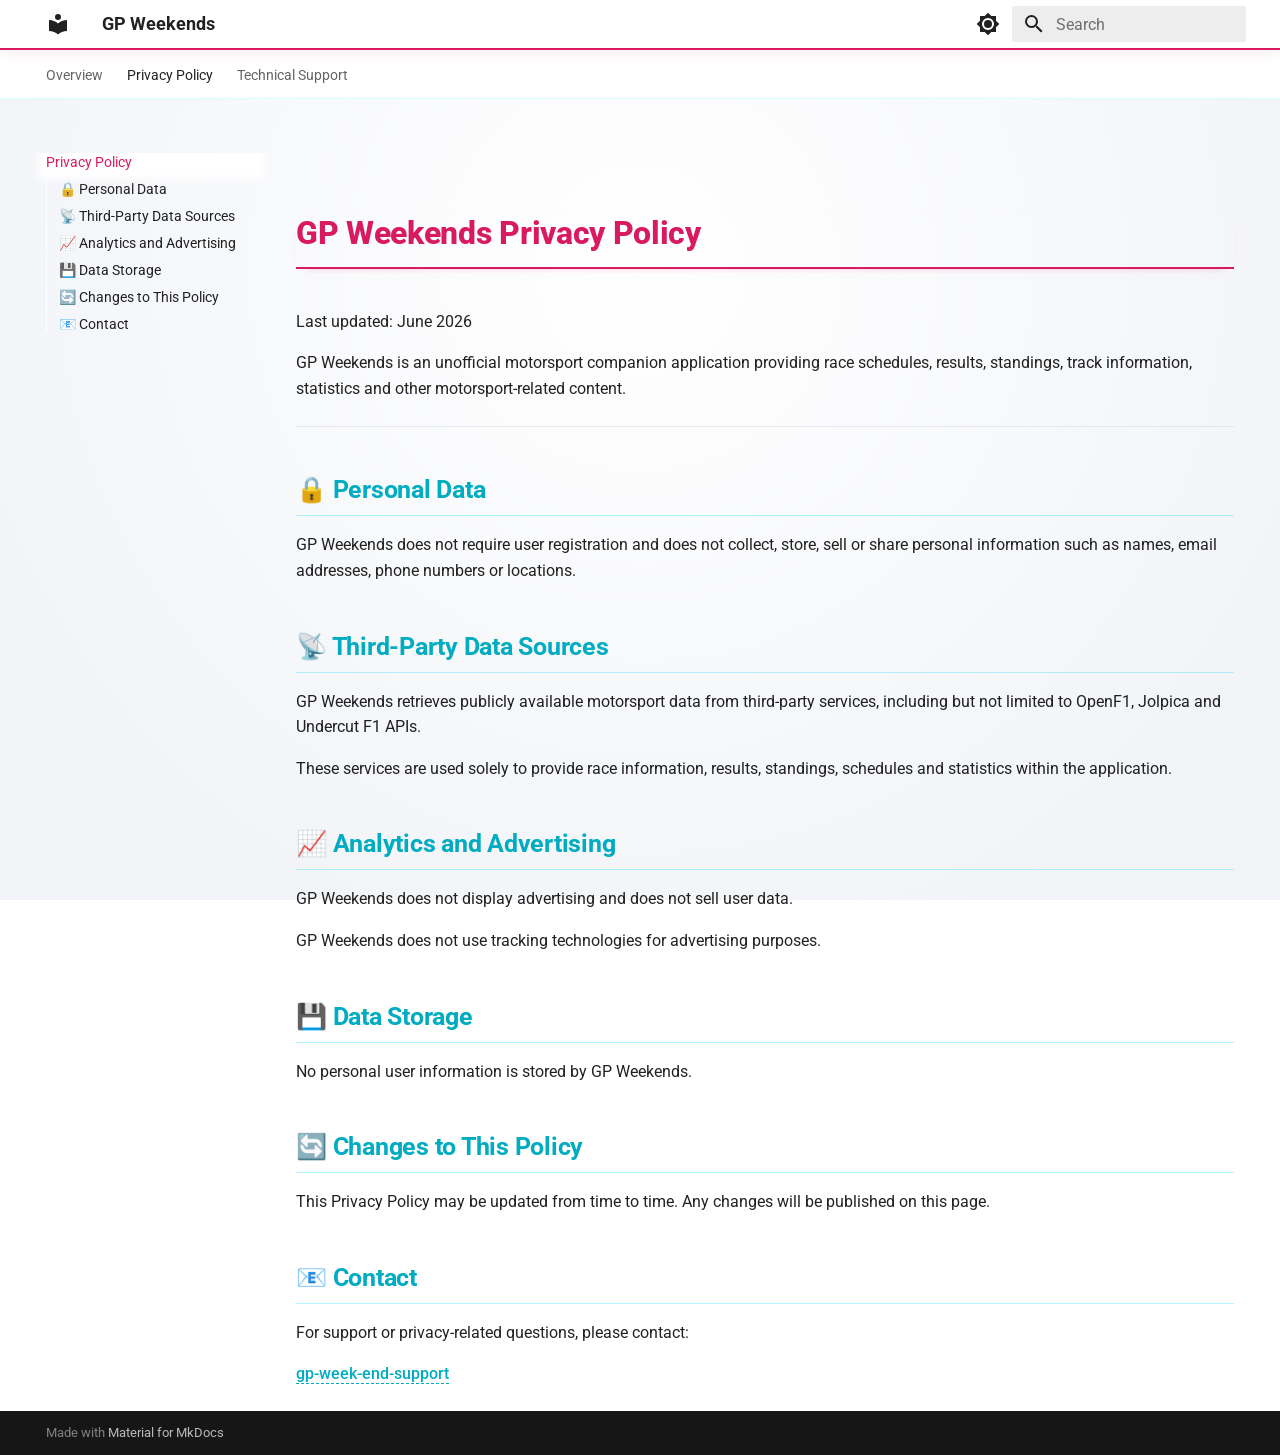
<file: privacy/index.html>
<!doctype html>
<html lang="en" class="no-js">
  <head>
    
      <meta charset="utf-8">
      <meta name="viewport" content="width=device-width,initial-scale=1">
      
        <meta name="description" content="An unofficial motorsport companion application for F1 and MotoGP.">
      
      
      
        <link rel="canonical" href="https://devteam418.github.io/gp-weekends-app/privacy/">
      
      
        <link rel="prev" href="..">
      
      
        <link rel="next" href="../support/">
      
      
        
      
      
      <link rel="icon" href="../assets/images/favicon.png">
      <meta name="generator" content="mkdocs-1.6.1, mkdocs-material-9.7.1">
    
    
      
        <title>Privacy Policy - GP Weekends</title>
      
    
    
      <link rel="stylesheet" href="../assets/stylesheets/main.484c7ddc.min.css">
      
        
        <link rel="stylesheet" href="../assets/stylesheets/palette.ab4e12ef.min.css">
      
      


    
    
      
    
    
      
        
        
        <link rel="preconnect" href="https://fonts.gstatic.com" crossorigin>
        <link rel="stylesheet" href="https://fonts.googleapis.com/css?family=Roboto:300,300i,400,400i,700,700i%7CRoboto+Mono:400,400i,700,700i&display=fallback">
        <style>:root{--md-text-font:"Roboto";--md-code-font:"Roboto Mono"}</style>
      
    
    
      <link rel="stylesheet" href="../extra.css">
    
    <script>__md_scope=new URL("..",location),__md_hash=e=>[...e].reduce(((e,_)=>(e<<5)-e+_.charCodeAt(0)),0),__md_get=(e,_=localStorage,t=__md_scope)=>JSON.parse(_.getItem(t.pathname+"."+e)),__md_set=(e,_,t=localStorage,a=__md_scope)=>{try{t.setItem(a.pathname+"."+e,JSON.stringify(_))}catch(e){}}</script>
    
      

    
    
  </head>
  
  
    
    
      
    
    
    
    
    <body dir="ltr" data-md-color-scheme="default" data-md-color-primary="white" data-md-color-accent="pink">
  
    
    <input class="md-toggle" data-md-toggle="drawer" type="checkbox" id="__drawer" autocomplete="off">
    <input class="md-toggle" data-md-toggle="search" type="checkbox" id="__search" autocomplete="off">
    <label class="md-overlay" for="__drawer"></label>
    <div data-md-component="skip">
      
        
        <a href="#gp-weekends-privacy-policy" class="md-skip">
          Skip to content
        </a>
      
    </div>
    <div data-md-component="announce">
      
    </div>
    
    
      

<header class="md-header" data-md-component="header">
  <nav class="md-header__inner md-grid" aria-label="Header">
    <a href=".." title="GP Weekends" class="md-header__button md-logo" aria-label="GP Weekends" data-md-component="logo">
      
  
  <svg xmlns="http://www.w3.org/2000/svg" viewBox="0 0 24 24"><path d="M12 8a3 3 0 0 0 3-3 3 3 0 0 0-3-3 3 3 0 0 0-3 3 3 3 0 0 0 3 3m0 3.54C9.64 9.35 6.5 8 3 8v11c3.5 0 6.64 1.35 9 3.54 2.36-2.19 5.5-3.54 9-3.54V8c-3.5 0-6.64 1.35-9 3.54"/></svg>

    </a>
    <label class="md-header__button md-icon" for="__drawer">
      
      <svg xmlns="http://www.w3.org/2000/svg" viewBox="0 0 24 24"><path d="M3 6h18v2H3zm0 5h18v2H3zm0 5h18v2H3z"/></svg>
    </label>
    <div class="md-header__title" data-md-component="header-title">
      <div class="md-header__ellipsis">
        <div class="md-header__topic">
          <span class="md-ellipsis">
            GP Weekends
          </span>
        </div>
        <div class="md-header__topic" data-md-component="header-topic">
          <span class="md-ellipsis">
            
              Privacy Policy
            
          </span>
        </div>
      </div>
    </div>
    
      
        <form class="md-header__option" data-md-component="palette">
  
    
    
    
    <input class="md-option" data-md-color-media="" data-md-color-scheme="default" data-md-color-primary="white" data-md-color-accent="pink"  aria-label="Switch to dark mode"  type="radio" name="__palette" id="__palette_0">
    
      <label class="md-header__button md-icon" title="Switch to dark mode" for="__palette_1" hidden>
        <svg xmlns="http://www.w3.org/2000/svg" viewBox="0 0 24 24"><path d="M12 8a4 4 0 0 0-4 4 4 4 0 0 0 4 4 4 4 0 0 0 4-4 4 4 0 0 0-4-4m0 10a6 6 0 0 1-6-6 6 6 0 0 1 6-6 6 6 0 0 1 6 6 6 6 0 0 1-6 6m8-9.31V4h-4.69L12 .69 8.69 4H4v4.69L.69 12 4 15.31V20h4.69L12 23.31 15.31 20H20v-4.69L23.31 12z"/></svg>
      </label>
    
  
    
    
    
    <input class="md-option" data-md-color-media="" data-md-color-scheme="slate" data-md-color-primary="black" data-md-color-accent="pink"  aria-label="Switch to light mode"  type="radio" name="__palette" id="__palette_1">
    
      <label class="md-header__button md-icon" title="Switch to light mode" for="__palette_0" hidden>
        <svg xmlns="http://www.w3.org/2000/svg" viewBox="0 0 24 24"><path d="M12 18c-.89 0-1.74-.2-2.5-.55C11.56 16.5 13 14.42 13 12s-1.44-4.5-3.5-5.45C10.26 6.2 11.11 6 12 6a6 6 0 0 1 6 6 6 6 0 0 1-6 6m8-9.31V4h-4.69L12 .69 8.69 4H4v4.69L.69 12 4 15.31V20h4.69L12 23.31 15.31 20H20v-4.69L23.31 12z"/></svg>
      </label>
    
  
</form>
      
    
    
      <script>var palette=__md_get("__palette");if(palette&&palette.color){if("(prefers-color-scheme)"===palette.color.media){var media=matchMedia("(prefers-color-scheme: light)"),input=document.querySelector(media.matches?"[data-md-color-media='(prefers-color-scheme: light)']":"[data-md-color-media='(prefers-color-scheme: dark)']");palette.color.media=input.getAttribute("data-md-color-media"),palette.color.scheme=input.getAttribute("data-md-color-scheme"),palette.color.primary=input.getAttribute("data-md-color-primary"),palette.color.accent=input.getAttribute("data-md-color-accent")}for(var[key,value]of Object.entries(palette.color))document.body.setAttribute("data-md-color-"+key,value)}</script>
    
    
    
      
      
        <label class="md-header__button md-icon" for="__search">
          
          <svg xmlns="http://www.w3.org/2000/svg" viewBox="0 0 24 24"><path d="M9.5 3A6.5 6.5 0 0 1 16 9.5c0 1.61-.59 3.09-1.56 4.23l.27.27h.79l5 5-1.5 1.5-5-5v-.79l-.27-.27A6.52 6.52 0 0 1 9.5 16 6.5 6.5 0 0 1 3 9.5 6.5 6.5 0 0 1 9.5 3m0 2C7 5 5 7 5 9.5S7 14 9.5 14 14 12 14 9.5 12 5 9.5 5"/></svg>
        </label>
        <div class="md-search" data-md-component="search" role="dialog">
  <label class="md-search__overlay" for="__search"></label>
  <div class="md-search__inner" role="search">
    <form class="md-search__form" name="search">
      <input type="text" class="md-search__input" name="query" aria-label="Search" placeholder="Search" autocapitalize="off" autocorrect="off" autocomplete="off" spellcheck="false" data-md-component="search-query" required>
      <label class="md-search__icon md-icon" for="__search">
        
        <svg xmlns="http://www.w3.org/2000/svg" viewBox="0 0 24 24"><path d="M9.5 3A6.5 6.5 0 0 1 16 9.5c0 1.61-.59 3.09-1.56 4.23l.27.27h.79l5 5-1.5 1.5-5-5v-.79l-.27-.27A6.52 6.52 0 0 1 9.5 16 6.5 6.5 0 0 1 3 9.5 6.5 6.5 0 0 1 9.5 3m0 2C7 5 5 7 5 9.5S7 14 9.5 14 14 12 14 9.5 12 5 9.5 5"/></svg>
        
        <svg xmlns="http://www.w3.org/2000/svg" viewBox="0 0 24 24"><path d="M20 11v2H8l5.5 5.5-1.42 1.42L4.16 12l7.92-7.92L13.5 5.5 8 11z"/></svg>
      </label>
      <nav class="md-search__options" aria-label="Search">
        
        <button type="reset" class="md-search__icon md-icon" title="Clear" aria-label="Clear" tabindex="-1">
          
          <svg xmlns="http://www.w3.org/2000/svg" viewBox="0 0 24 24"><path d="M19 6.41 17.59 5 12 10.59 6.41 5 5 6.41 10.59 12 5 17.59 6.41 19 12 13.41 17.59 19 19 17.59 13.41 12z"/></svg>
        </button>
      </nav>
      
    </form>
    <div class="md-search__output">
      <div class="md-search__scrollwrap" tabindex="0" data-md-scrollfix>
        <div class="md-search-result" data-md-component="search-result">
          <div class="md-search-result__meta">
            Initializing search
          </div>
          <ol class="md-search-result__list" role="presentation"></ol>
        </div>
      </div>
    </div>
  </div>
</div>
      
    
    
  </nav>
  
</header>
    
    <div class="md-container" data-md-component="container">
      
      
        
          
            
<nav class="md-tabs" aria-label="Tabs" data-md-component="tabs">
  <div class="md-grid">
    <ul class="md-tabs__list">
      
        
  
  
  
  
    <li class="md-tabs__item">
      <a href=".." class="md-tabs__link">
        
  
  
    
  
  Overview

      </a>
    </li>
  

      
        
  
  
  
    
  
  
    <li class="md-tabs__item md-tabs__item--active">
      <a href="./" class="md-tabs__link">
        
  
  
    
  
  Privacy Policy

      </a>
    </li>
  

      
        
  
  
  
  
    <li class="md-tabs__item">
      <a href="../support/" class="md-tabs__link">
        
  
  
    
  
  Technical Support

      </a>
    </li>
  

      
    </ul>
  </div>
</nav>
          
        
      
      <main class="md-main" data-md-component="main">
        <div class="md-main__inner md-grid">
          
            
              
              <div class="md-sidebar md-sidebar--primary" data-md-component="sidebar" data-md-type="navigation" >
                <div class="md-sidebar__scrollwrap">
                  <div class="md-sidebar__inner">
                    


  


  

<nav class="md-nav md-nav--primary md-nav--lifted md-nav--integrated" aria-label="Navigation" data-md-level="0">
  <label class="md-nav__title" for="__drawer">
    <a href=".." title="GP Weekends" class="md-nav__button md-logo" aria-label="GP Weekends" data-md-component="logo">
      
  
  <svg xmlns="http://www.w3.org/2000/svg" viewBox="0 0 24 24"><path d="M12 8a3 3 0 0 0 3-3 3 3 0 0 0-3-3 3 3 0 0 0-3 3 3 3 0 0 0 3 3m0 3.54C9.64 9.35 6.5 8 3 8v11c3.5 0 6.64 1.35 9 3.54 2.36-2.19 5.5-3.54 9-3.54V8c-3.5 0-6.64 1.35-9 3.54"/></svg>

    </a>
    GP Weekends
  </label>
  
  <ul class="md-nav__list" data-md-scrollfix>
    
      
      
  
  
  
  
    <li class="md-nav__item">
      <a href=".." class="md-nav__link">
        
  
  
  <span class="md-ellipsis">
    
  
    Overview
  

    
  </span>
  
  

      </a>
    </li>
  

    
      
      
  
  
    
  
  
  
    <li class="md-nav__item md-nav__item--active">
      
      <input class="md-nav__toggle md-toggle" type="checkbox" id="__toc">
      
      
        
      
      
        <label class="md-nav__link md-nav__link--active" for="__toc">
          
  
  
  <span class="md-ellipsis">
    
  
    Privacy Policy
  

    
  </span>
  
  

          <span class="md-nav__icon md-icon"></span>
        </label>
      
      <a href="./" class="md-nav__link md-nav__link--active">
        
  
  
  <span class="md-ellipsis">
    
  
    Privacy Policy
  

    
  </span>
  
  

      </a>
      
        

<nav class="md-nav md-nav--secondary" aria-label="Table of contents">
  
  
  
    
  
  
    <label class="md-nav__title" for="__toc">
      <span class="md-nav__icon md-icon"></span>
      Table of contents
    </label>
    <ul class="md-nav__list" data-md-component="toc" data-md-scrollfix>
      
        <li class="md-nav__item">
  <a href="#personal-data" class="md-nav__link">
    <span class="md-ellipsis">
      
        🔒 Personal Data
      
    </span>
  </a>
  
</li>
      
        <li class="md-nav__item">
  <a href="#third-party-data-sources" class="md-nav__link">
    <span class="md-ellipsis">
      
        📡 Third-Party Data Sources
      
    </span>
  </a>
  
</li>
      
        <li class="md-nav__item">
  <a href="#analytics-and-advertising" class="md-nav__link">
    <span class="md-ellipsis">
      
        📈 Analytics and Advertising
      
    </span>
  </a>
  
</li>
      
        <li class="md-nav__item">
  <a href="#data-storage" class="md-nav__link">
    <span class="md-ellipsis">
      
        💾 Data Storage
      
    </span>
  </a>
  
</li>
      
        <li class="md-nav__item">
  <a href="#changes-to-this-policy" class="md-nav__link">
    <span class="md-ellipsis">
      
        🔄 Changes to This Policy
      
    </span>
  </a>
  
</li>
      
        <li class="md-nav__item">
  <a href="#contact" class="md-nav__link">
    <span class="md-ellipsis">
      
        📧 Contact
      
    </span>
  </a>
  
</li>
      
    </ul>
  
</nav>
      
    </li>
  

    
      
      
  
  
  
  
    <li class="md-nav__item">
      <a href="../support/" class="md-nav__link">
        
  
  
  <span class="md-ellipsis">
    
  
    Technical Support
  

    
  </span>
  
  

      </a>
    </li>
  

    
  </ul>
</nav>
                  </div>
                </div>
              </div>
            
            
          
          
            <div class="md-content" data-md-component="content">
              
              <article class="md-content__inner md-typeset">
                
                  



<h1 id="gp-weekends-privacy-policy">GP Weekends Privacy Policy</h1>
<p>Last updated: June 2026</p>
<p>GP Weekends is an unofficial motorsport companion application providing race schedules, results, standings, track information, statistics and other motorsport-related content.</p>
<hr />
<h2 id="personal-data">🔒 Personal Data</h2>
<p>GP Weekends does not require user registration and does not collect, store, sell or share personal information such as names, email addresses, phone numbers or locations.</p>
<h2 id="third-party-data-sources">📡 Third-Party Data Sources</h2>
<p>GP Weekends retrieves publicly available motorsport data from third-party services, including but not limited to OpenF1, Jolpica and Undercut F1 APIs.</p>
<p>These services are used solely to provide race information, results, standings, schedules and statistics within the application.</p>
<h2 id="analytics-and-advertising">📈 Analytics and Advertising</h2>
<p>GP Weekends does not display advertising and does not sell user data.</p>
<p>GP Weekends does not use tracking technologies for advertising purposes.</p>
<h2 id="data-storage">💾 Data Storage</h2>
<p>No personal user information is stored by GP Weekends.</p>
<h2 id="changes-to-this-policy">🔄 Changes to This Policy</h2>
<p>This Privacy Policy may be updated from time to time. Any changes will be published on this page.</p>
<h2 id="contact">📧 Contact</h2>
<p>For support or privacy-related questions, please contact:</p>
<p><a href="mailto:tumbler.sony@icloud.com">gp-week-end-support</a></p>












                
              </article>
            </div>
          
          
<script>var target=document.getElementById(location.hash.slice(1));target&&target.name&&(target.checked=target.name.startsWith("__tabbed_"))</script>
        </div>
        
      </main>
      
        <footer class="md-footer">
  
  <div class="md-footer-meta md-typeset">
    <div class="md-footer-meta__inner md-grid">
      <div class="md-copyright">
  
  
    Made with
    <a href="https://squidfunk.github.io/mkdocs-material/" target="_blank" rel="noopener">
      Material for MkDocs
    </a>
  
</div>
      
    </div>
  </div>
</footer>
      
    </div>
    <div class="md-dialog" data-md-component="dialog">
      <div class="md-dialog__inner md-typeset"></div>
    </div>
    
    
    
      
      
      <script id="__config" type="application/json">{"annotate": null, "base": "..", "features": ["navigation.tabs", "navigation.sections", "toc.integrate"], "search": "../assets/javascripts/workers/search.2c215733.min.js", "tags": null, "translations": {"clipboard.copied": "Copied to clipboard", "clipboard.copy": "Copy to clipboard", "search.result.more.one": "1 more on this page", "search.result.more.other": "# more on this page", "search.result.none": "No matching documents", "search.result.one": "1 matching document", "search.result.other": "# matching documents", "search.result.placeholder": "Type to start searching", "search.result.term.missing": "Missing", "select.version": "Select version"}, "version": null}</script>
    
    
      <script src="../assets/javascripts/bundle.79ae519e.min.js"></script>
      
    
  </body>
</html>
</file>
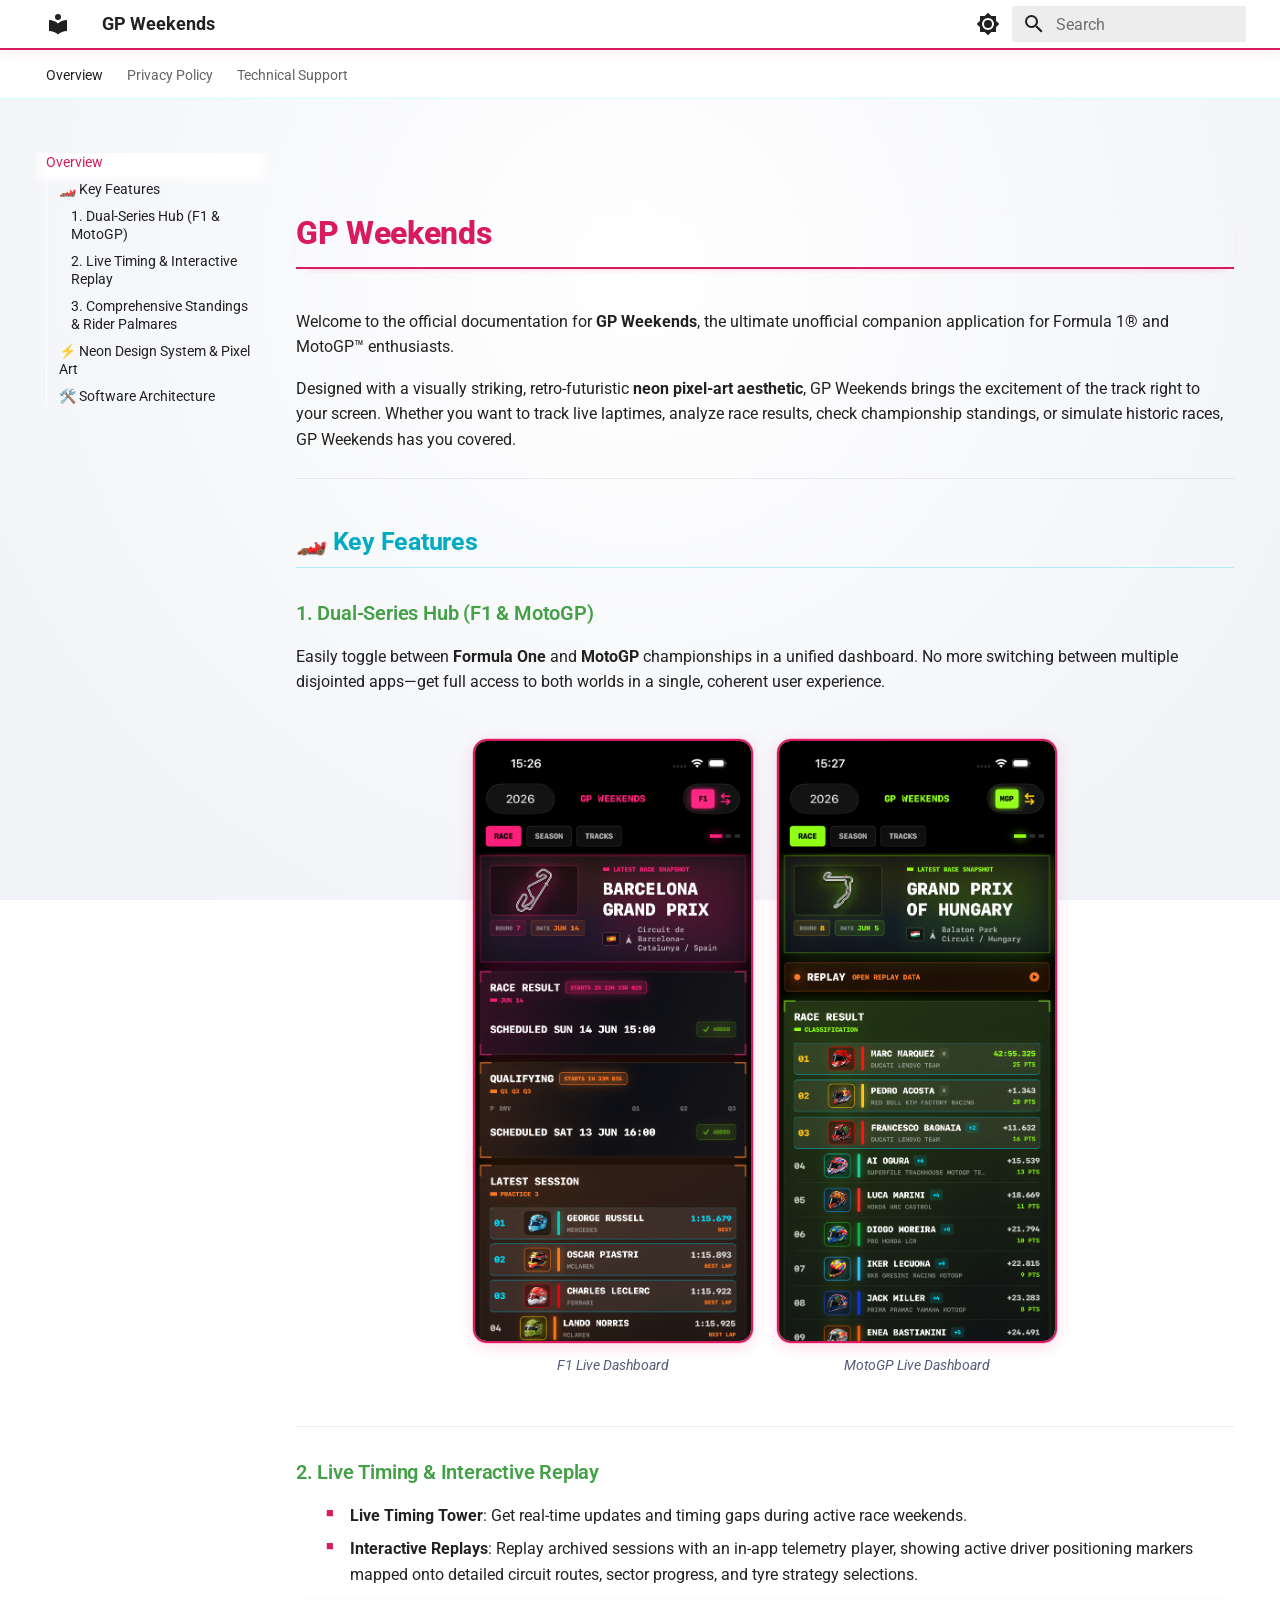
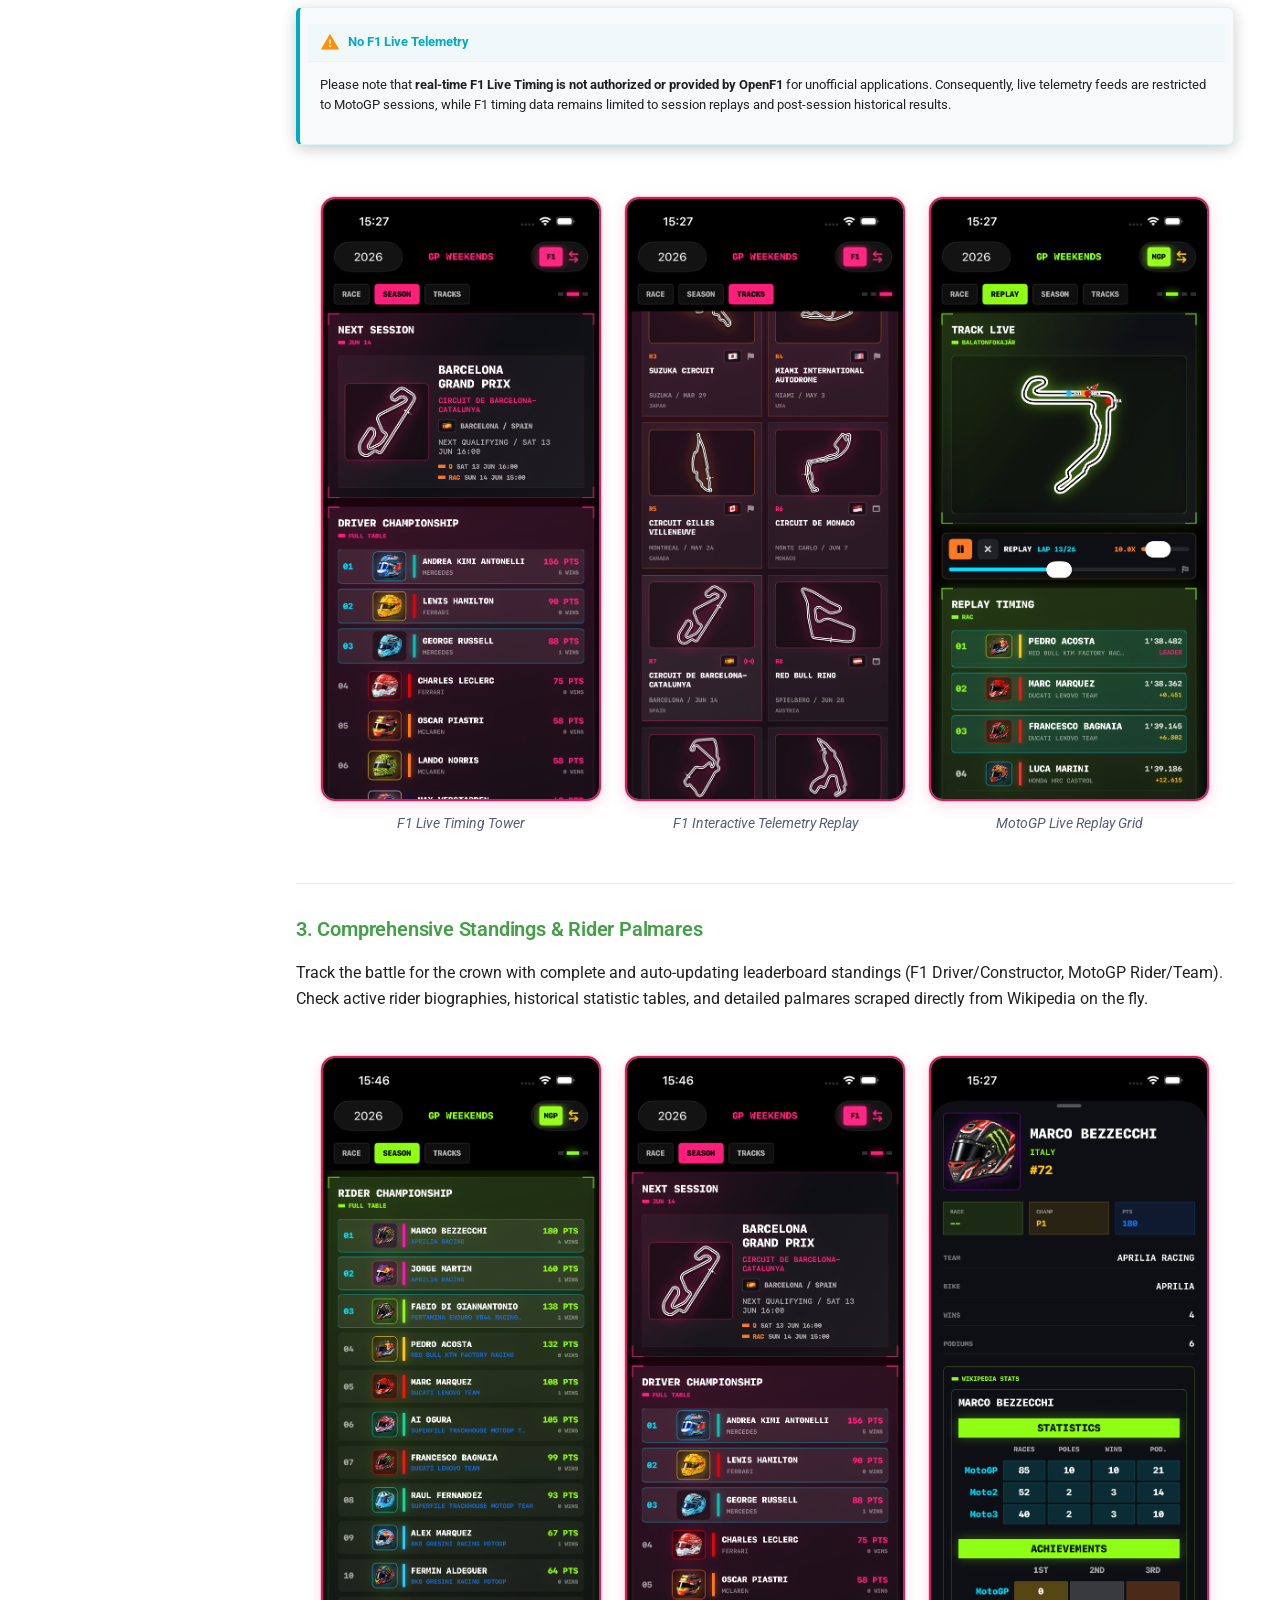
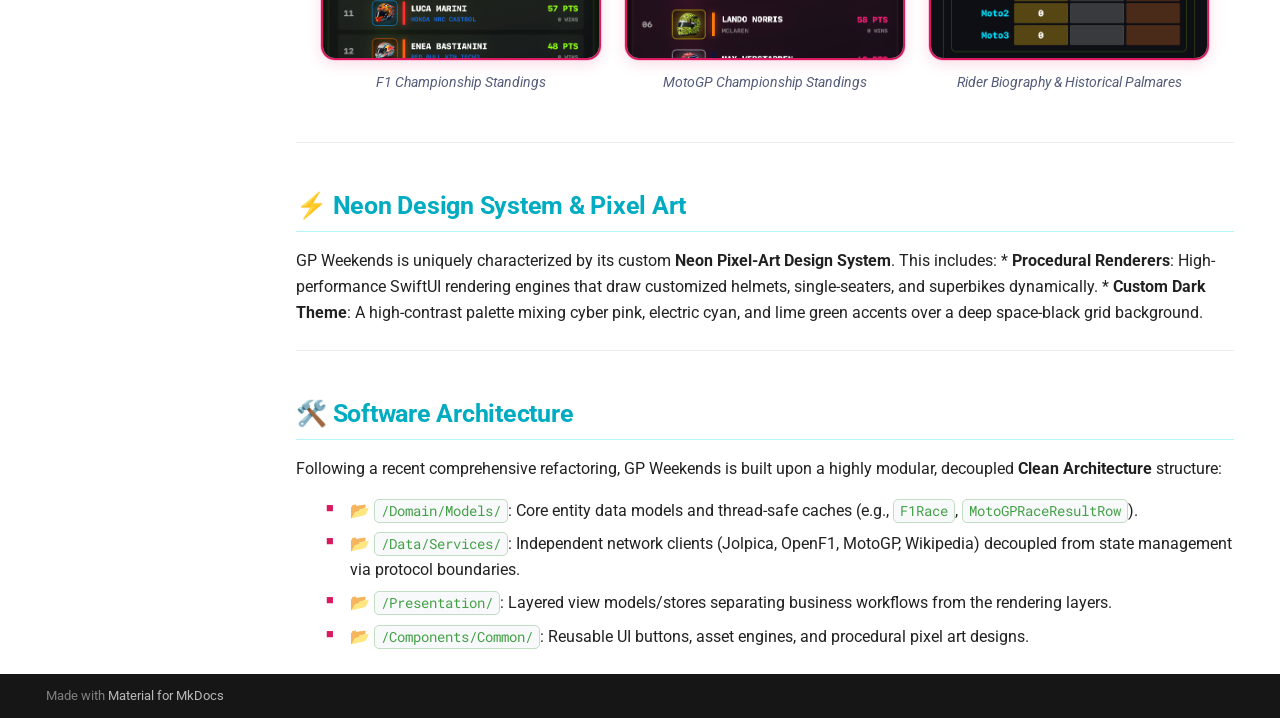
<file: site/index.html>
<!doctype html>
<html lang="en" class="no-js">
  <head>
    
      <meta charset="utf-8">
      <meta name="viewport" content="width=device-width,initial-scale=1">
      
        <meta name="description" content="An unofficial motorsport companion application for F1 and MotoGP.">
      
      
      
        <link rel="canonical" href="https://devteam418.github.io/gp-weekends-app/">
      
      
      
        <link rel="next" href="privacy/">
      
      
        
      
      
      <link rel="icon" href="assets/images/favicon.png">
      <meta name="generator" content="mkdocs-1.6.1, mkdocs-material-9.7.1">
    
    
      
        <title>GP Weekends</title>
      
    
    
      <link rel="stylesheet" href="assets/stylesheets/main.484c7ddc.min.css">
      
        
        <link rel="stylesheet" href="assets/stylesheets/palette.ab4e12ef.min.css">
      
      


    
    
      
    
    
      
        
        
        <link rel="preconnect" href="https://fonts.gstatic.com" crossorigin>
        <link rel="stylesheet" href="https://fonts.googleapis.com/css?family=Roboto:300,300i,400,400i,700,700i%7CRoboto+Mono:400,400i,700,700i&display=fallback">
        <style>:root{--md-text-font:"Roboto";--md-code-font:"Roboto Mono"}</style>
      
    
    
      <link rel="stylesheet" href="extra.css">
    
    <script>__md_scope=new URL(".",location),__md_hash=e=>[...e].reduce(((e,_)=>(e<<5)-e+_.charCodeAt(0)),0),__md_get=(e,_=localStorage,t=__md_scope)=>JSON.parse(_.getItem(t.pathname+"."+e)),__md_set=(e,_,t=localStorage,a=__md_scope)=>{try{t.setItem(a.pathname+"."+e,JSON.stringify(_))}catch(e){}}</script>
    
      

    
    
  </head>
  
  
    
    
      
    
    
    
    
    <body dir="ltr" data-md-color-scheme="default" data-md-color-primary="white" data-md-color-accent="pink">
  
    
    <input class="md-toggle" data-md-toggle="drawer" type="checkbox" id="__drawer" autocomplete="off">
    <input class="md-toggle" data-md-toggle="search" type="checkbox" id="__search" autocomplete="off">
    <label class="md-overlay" for="__drawer"></label>
    <div data-md-component="skip">
      
        
        <a href="#gp-weekends" class="md-skip">
          Skip to content
        </a>
      
    </div>
    <div data-md-component="announce">
      
    </div>
    
    
      

<header class="md-header" data-md-component="header">
  <nav class="md-header__inner md-grid" aria-label="Header">
    <a href="." title="GP Weekends" class="md-header__button md-logo" aria-label="GP Weekends" data-md-component="logo">
      
  
  <svg xmlns="http://www.w3.org/2000/svg" viewBox="0 0 24 24"><path d="M12 8a3 3 0 0 0 3-3 3 3 0 0 0-3-3 3 3 0 0 0-3 3 3 3 0 0 0 3 3m0 3.54C9.64 9.35 6.5 8 3 8v11c3.5 0 6.64 1.35 9 3.54 2.36-2.19 5.5-3.54 9-3.54V8c-3.5 0-6.64 1.35-9 3.54"/></svg>

    </a>
    <label class="md-header__button md-icon" for="__drawer">
      
      <svg xmlns="http://www.w3.org/2000/svg" viewBox="0 0 24 24"><path d="M3 6h18v2H3zm0 5h18v2H3zm0 5h18v2H3z"/></svg>
    </label>
    <div class="md-header__title" data-md-component="header-title">
      <div class="md-header__ellipsis">
        <div class="md-header__topic">
          <span class="md-ellipsis">
            GP Weekends
          </span>
        </div>
        <div class="md-header__topic" data-md-component="header-topic">
          <span class="md-ellipsis">
            
              Overview
            
          </span>
        </div>
      </div>
    </div>
    
      
        <form class="md-header__option" data-md-component="palette">
  
    
    
    
    <input class="md-option" data-md-color-media="" data-md-color-scheme="default" data-md-color-primary="white" data-md-color-accent="pink"  aria-label="Switch to dark mode"  type="radio" name="__palette" id="__palette_0">
    
      <label class="md-header__button md-icon" title="Switch to dark mode" for="__palette_1" hidden>
        <svg xmlns="http://www.w3.org/2000/svg" viewBox="0 0 24 24"><path d="M12 8a4 4 0 0 0-4 4 4 4 0 0 0 4 4 4 4 0 0 0 4-4 4 4 0 0 0-4-4m0 10a6 6 0 0 1-6-6 6 6 0 0 1 6-6 6 6 0 0 1 6 6 6 6 0 0 1-6 6m8-9.31V4h-4.69L12 .69 8.69 4H4v4.69L.69 12 4 15.31V20h4.69L12 23.31 15.31 20H20v-4.69L23.31 12z"/></svg>
      </label>
    
  
    
    
    
    <input class="md-option" data-md-color-media="" data-md-color-scheme="slate" data-md-color-primary="black" data-md-color-accent="pink"  aria-label="Switch to light mode"  type="radio" name="__palette" id="__palette_1">
    
      <label class="md-header__button md-icon" title="Switch to light mode" for="__palette_0" hidden>
        <svg xmlns="http://www.w3.org/2000/svg" viewBox="0 0 24 24"><path d="M12 18c-.89 0-1.74-.2-2.5-.55C11.56 16.5 13 14.42 13 12s-1.44-4.5-3.5-5.45C10.26 6.2 11.11 6 12 6a6 6 0 0 1 6 6 6 6 0 0 1-6 6m8-9.31V4h-4.69L12 .69 8.69 4H4v4.69L.69 12 4 15.31V20h4.69L12 23.31 15.31 20H20v-4.69L23.31 12z"/></svg>
      </label>
    
  
</form>
      
    
    
      <script>var palette=__md_get("__palette");if(palette&&palette.color){if("(prefers-color-scheme)"===palette.color.media){var media=matchMedia("(prefers-color-scheme: light)"),input=document.querySelector(media.matches?"[data-md-color-media='(prefers-color-scheme: light)']":"[data-md-color-media='(prefers-color-scheme: dark)']");palette.color.media=input.getAttribute("data-md-color-media"),palette.color.scheme=input.getAttribute("data-md-color-scheme"),palette.color.primary=input.getAttribute("data-md-color-primary"),palette.color.accent=input.getAttribute("data-md-color-accent")}for(var[key,value]of Object.entries(palette.color))document.body.setAttribute("data-md-color-"+key,value)}</script>
    
    
    
      
      
        <label class="md-header__button md-icon" for="__search">
          
          <svg xmlns="http://www.w3.org/2000/svg" viewBox="0 0 24 24"><path d="M9.5 3A6.5 6.5 0 0 1 16 9.5c0 1.61-.59 3.09-1.56 4.23l.27.27h.79l5 5-1.5 1.5-5-5v-.79l-.27-.27A6.52 6.52 0 0 1 9.5 16 6.5 6.5 0 0 1 3 9.5 6.5 6.5 0 0 1 9.5 3m0 2C7 5 5 7 5 9.5S7 14 9.5 14 14 12 14 9.5 12 5 9.5 5"/></svg>
        </label>
        <div class="md-search" data-md-component="search" role="dialog">
  <label class="md-search__overlay" for="__search"></label>
  <div class="md-search__inner" role="search">
    <form class="md-search__form" name="search">
      <input type="text" class="md-search__input" name="query" aria-label="Search" placeholder="Search" autocapitalize="off" autocorrect="off" autocomplete="off" spellcheck="false" data-md-component="search-query" required>
      <label class="md-search__icon md-icon" for="__search">
        
        <svg xmlns="http://www.w3.org/2000/svg" viewBox="0 0 24 24"><path d="M9.5 3A6.5 6.5 0 0 1 16 9.5c0 1.61-.59 3.09-1.56 4.23l.27.27h.79l5 5-1.5 1.5-5-5v-.79l-.27-.27A6.52 6.52 0 0 1 9.5 16 6.5 6.5 0 0 1 3 9.5 6.5 6.5 0 0 1 9.5 3m0 2C7 5 5 7 5 9.5S7 14 9.5 14 14 12 14 9.5 12 5 9.5 5"/></svg>
        
        <svg xmlns="http://www.w3.org/2000/svg" viewBox="0 0 24 24"><path d="M20 11v2H8l5.5 5.5-1.42 1.42L4.16 12l7.92-7.92L13.5 5.5 8 11z"/></svg>
      </label>
      <nav class="md-search__options" aria-label="Search">
        
        <button type="reset" class="md-search__icon md-icon" title="Clear" aria-label="Clear" tabindex="-1">
          
          <svg xmlns="http://www.w3.org/2000/svg" viewBox="0 0 24 24"><path d="M19 6.41 17.59 5 12 10.59 6.41 5 5 6.41 10.59 12 5 17.59 6.41 19 12 13.41 17.59 19 19 17.59 13.41 12z"/></svg>
        </button>
      </nav>
      
    </form>
    <div class="md-search__output">
      <div class="md-search__scrollwrap" tabindex="0" data-md-scrollfix>
        <div class="md-search-result" data-md-component="search-result">
          <div class="md-search-result__meta">
            Initializing search
          </div>
          <ol class="md-search-result__list" role="presentation"></ol>
        </div>
      </div>
    </div>
  </div>
</div>
      
    
    
  </nav>
  
</header>
    
    <div class="md-container" data-md-component="container">
      
      
        
          
            
<nav class="md-tabs" aria-label="Tabs" data-md-component="tabs">
  <div class="md-grid">
    <ul class="md-tabs__list">
      
        
  
  
  
    
  
  
    <li class="md-tabs__item md-tabs__item--active">
      <a href="." class="md-tabs__link">
        
  
  
    
  
  Overview

      </a>
    </li>
  

      
        
  
  
  
  
    <li class="md-tabs__item">
      <a href="privacy/" class="md-tabs__link">
        
  
  
    
  
  Privacy Policy

      </a>
    </li>
  

      
        
  
  
  
  
    <li class="md-tabs__item">
      <a href="support/" class="md-tabs__link">
        
  
  
    
  
  Technical Support

      </a>
    </li>
  

      
    </ul>
  </div>
</nav>
          
        
      
      <main class="md-main" data-md-component="main">
        <div class="md-main__inner md-grid">
          
            
              
              <div class="md-sidebar md-sidebar--primary" data-md-component="sidebar" data-md-type="navigation" >
                <div class="md-sidebar__scrollwrap">
                  <div class="md-sidebar__inner">
                    


  


  

<nav class="md-nav md-nav--primary md-nav--lifted md-nav--integrated" aria-label="Navigation" data-md-level="0">
  <label class="md-nav__title" for="__drawer">
    <a href="." title="GP Weekends" class="md-nav__button md-logo" aria-label="GP Weekends" data-md-component="logo">
      
  
  <svg xmlns="http://www.w3.org/2000/svg" viewBox="0 0 24 24"><path d="M12 8a3 3 0 0 0 3-3 3 3 0 0 0-3-3 3 3 0 0 0-3 3 3 3 0 0 0 3 3m0 3.54C9.64 9.35 6.5 8 3 8v11c3.5 0 6.64 1.35 9 3.54 2.36-2.19 5.5-3.54 9-3.54V8c-3.5 0-6.64 1.35-9 3.54"/></svg>

    </a>
    GP Weekends
  </label>
  
  <ul class="md-nav__list" data-md-scrollfix>
    
      
      
  
  
    
  
  
  
    <li class="md-nav__item md-nav__item--active">
      
      <input class="md-nav__toggle md-toggle" type="checkbox" id="__toc">
      
      
        
      
      
        <label class="md-nav__link md-nav__link--active" for="__toc">
          
  
  
  <span class="md-ellipsis">
    
  
    Overview
  

    
  </span>
  
  

          <span class="md-nav__icon md-icon"></span>
        </label>
      
      <a href="." class="md-nav__link md-nav__link--active">
        
  
  
  <span class="md-ellipsis">
    
  
    Overview
  

    
  </span>
  
  

      </a>
      
        

<nav class="md-nav md-nav--secondary" aria-label="Table of contents">
  
  
  
    
  
  
    <label class="md-nav__title" for="__toc">
      <span class="md-nav__icon md-icon"></span>
      Table of contents
    </label>
    <ul class="md-nav__list" data-md-component="toc" data-md-scrollfix>
      
        <li class="md-nav__item">
  <a href="#key-features" class="md-nav__link">
    <span class="md-ellipsis">
      
        🏎️ Key Features
      
    </span>
  </a>
  
    <nav class="md-nav" aria-label="🏎️ Key Features">
      <ul class="md-nav__list">
        
          <li class="md-nav__item">
  <a href="#1-dual-series-hub-f1-motogp" class="md-nav__link">
    <span class="md-ellipsis">
      
        1. Dual-Series Hub (F1 &amp; MotoGP)
      
    </span>
  </a>
  
</li>
        
          <li class="md-nav__item">
  <a href="#2-live-timing-interactive-replay" class="md-nav__link">
    <span class="md-ellipsis">
      
        2. Live Timing &amp; Interactive Replay
      
    </span>
  </a>
  
</li>
        
          <li class="md-nav__item">
  <a href="#3-comprehensive-standings-rider-palmares" class="md-nav__link">
    <span class="md-ellipsis">
      
        3. Comprehensive Standings &amp; Rider Palmares
      
    </span>
  </a>
  
</li>
        
      </ul>
    </nav>
  
</li>
      
        <li class="md-nav__item">
  <a href="#neon-design-system-pixel-art" class="md-nav__link">
    <span class="md-ellipsis">
      
        ⚡ Neon Design System &amp; Pixel Art
      
    </span>
  </a>
  
</li>
      
        <li class="md-nav__item">
  <a href="#software-architecture" class="md-nav__link">
    <span class="md-ellipsis">
      
        🛠️ Software Architecture
      
    </span>
  </a>
  
</li>
      
    </ul>
  
</nav>
      
    </li>
  

    
      
      
  
  
  
  
    <li class="md-nav__item">
      <a href="privacy/" class="md-nav__link">
        
  
  
  <span class="md-ellipsis">
    
  
    Privacy Policy
  

    
  </span>
  
  

      </a>
    </li>
  

    
      
      
  
  
  
  
    <li class="md-nav__item">
      <a href="support/" class="md-nav__link">
        
  
  
  <span class="md-ellipsis">
    
  
    Technical Support
  

    
  </span>
  
  

      </a>
    </li>
  

    
  </ul>
</nav>
                  </div>
                </div>
              </div>
            
            
          
          
            <div class="md-content" data-md-component="content">
              
              <article class="md-content__inner md-typeset">
                
                  



<h1 id="gp-weekends">GP Weekends</h1>
<p>Welcome to the official documentation for <strong>GP Weekends</strong>, the ultimate unofficial companion application for Formula 1® and MotoGP™ enthusiasts.</p>
<p>Designed with a visually striking, retro-futuristic <strong>neon pixel-art aesthetic</strong>, GP Weekends brings the excitement of the track right to your screen. Whether you want to track live laptimes, analyze race results, check championship standings, or simulate historic races, GP Weekends has you covered.</p>
<hr />
<h2 id="key-features">🏎️ Key Features</h2>
<h3 id="1-dual-series-hub-f1-motogp">1. Dual-Series Hub (F1 &amp; MotoGP)</h3>
<p>Easily toggle between <strong>Formula One</strong> and <strong>MotoGP</strong> championships in a unified dashboard. No more switching between multiple disjointed apps—get full access to both worlds in a single, coherent user experience.</p>
<div style="display: flex; flex-wrap: wrap; justify-content: center; gap: 24px;">
  <div style="text-align: center;">
    <img src="assets/images/f1_dashboard.png" alt="Formula One Dashboard">
    <div class="img-caption">F1 Live Dashboard</div>
  </div>
  <div style="text-align: center;">
    <img src="assets/images/motogp_dashboard.png" alt="MotoGP Dashboard">
    <div class="img-caption">MotoGP Live Dashboard</div>
  </div>
</div>

<hr />
<h3 id="2-live-timing-interactive-replay">2. Live Timing &amp; Interactive Replay</h3>
<ul>
<li><strong>Live Timing Tower</strong>: Get real-time updates and timing gaps during active race weekends.</li>
<li><strong>Interactive Replays</strong>: Replay archived sessions with an in-app telemetry player, showing active driver positioning markers mapped onto detailed circuit routes, sector progress, and tyre strategy selections.</li>
</ul>
<div class="admonition warning">
<p class="admonition-title">No F1 Live Telemetry</p>
<p>Please note that <strong>real-time F1 Live Timing is not authorized or provided by OpenF1</strong> for unofficial applications. Consequently, live telemetry feeds are restricted to MotoGP sessions, while F1 timing data remains limited to session replays and post-session historical results.</p>
</div>
<div style="display: flex; flex-wrap: wrap; justify-content: center; gap: 24px;">
  <div style="text-align: center;">
    <img src="assets/images/f1_live_timing.png" alt="F1 Live Timing Tower">
    <div class="img-caption">F1 Live Timing Tower</div>
  </div>
  <div style="text-align: center;">
    <img src="assets/images/f1_replay.png" alt="F1 Telemetry Replay">
    <div class="img-caption">F1 Interactive Telemetry Replay</div>
  </div>
  <div style="text-align: center;">
    <img src="assets/images/motogp_replay.png" alt="MotoGP Telemetry Replay">
    <div class="img-caption">MotoGP Live Replay Grid</div>
  </div>
</div>

<hr />
<h3 id="3-comprehensive-standings-rider-palmares">3. Comprehensive Standings &amp; Rider Palmares</h3>
<p>Track the battle for the crown with complete and auto-updating leaderboard standings (F1 Driver/Constructor, MotoGP Rider/Team). Check active rider biographies, historical statistic tables, and detailed palmares scraped directly from Wikipedia on the fly.</p>
<div style="display: flex; flex-wrap: wrap; justify-content: center; gap: 24px;">
  <div style="text-align: center;">
    <img src="assets/images/f1_standings.png" alt="F1 Leaderboard Standings">
    <div class="img-caption">F1 Championship Standings</div>
  </div>
  <div style="text-align: center;">
    <img src="assets/images/motogp_standings.png" alt="MotoGP Leaderboard Standings">
    <div class="img-caption">MotoGP Championship Standings</div>
  </div>
  <div style="text-align: center;">
    <img src="assets/images/rider_palmares.png" alt="Rider Palmares and Stats">
    <div class="img-caption">Rider Biography & Historical Palmares</div>
  </div>
</div>

<hr />
<h2 id="neon-design-system-pixel-art">⚡ Neon Design System &amp; Pixel Art</h2>
<p>GP Weekends is uniquely characterized by its custom <strong>Neon Pixel-Art Design System</strong>. This includes:
*   <strong>Procedural Renderers</strong>: High-performance SwiftUI rendering engines that draw customized helmets, single-seaters, and superbikes dynamically.
*   <strong>Custom Dark Theme</strong>: A high-contrast palette mixing cyber pink, electric cyan, and lime green accents over a deep space-black grid background.</p>
<hr />
<h2 id="software-architecture">🛠️ Software Architecture</h2>
<p>Following a recent comprehensive refactoring, GP Weekends is built upon a highly modular, decoupled <strong>Clean Architecture</strong> structure:</p>
<ul>
<li>📂 <code>/Domain/Models/</code>: Core entity data models and thread-safe caches (e.g., <code>F1Race</code>, <code>MotoGPRaceResultRow</code>).</li>
<li>📂 <code>/Data/Services/</code>: Independent network clients (Jolpica, OpenF1, MotoGP, Wikipedia) decoupled from state management via protocol boundaries.</li>
<li>📂 <code>/Presentation/</code>: Layered view models/stores separating business workflows from the rendering layers.</li>
<li>📂 <code>/Components/Common/</code>: Reusable UI buttons, asset engines, and procedural pixel art designs.</li>
</ul>












                
              </article>
            </div>
          
          
<script>var target=document.getElementById(location.hash.slice(1));target&&target.name&&(target.checked=target.name.startsWith("__tabbed_"))</script>
        </div>
        
      </main>
      
        <footer class="md-footer">
  
  <div class="md-footer-meta md-typeset">
    <div class="md-footer-meta__inner md-grid">
      <div class="md-copyright">
  
  
    Made with
    <a href="https://squidfunk.github.io/mkdocs-material/" target="_blank" rel="noopener">
      Material for MkDocs
    </a>
  
</div>
      
    </div>
  </div>
</footer>
      
    </div>
    <div class="md-dialog" data-md-component="dialog">
      <div class="md-dialog__inner md-typeset"></div>
    </div>
    
    
    
      
      
      <script id="__config" type="application/json">{"annotate": null, "base": ".", "features": ["navigation.tabs", "navigation.sections", "toc.integrate"], "search": "assets/javascripts/workers/search.2c215733.min.js", "tags": null, "translations": {"clipboard.copied": "Copied to clipboard", "clipboard.copy": "Copy to clipboard", "search.result.more.one": "1 more on this page", "search.result.more.other": "# more on this page", "search.result.none": "No matching documents", "search.result.one": "1 matching document", "search.result.other": "# matching documents", "search.result.placeholder": "Type to start searching", "search.result.term.missing": "Missing", "select.version": "Select version"}, "version": null}</script>
    
    
      <script src="assets/javascripts/bundle.79ae519e.min.js"></script>
      
    
  </body>
</html>
</file>
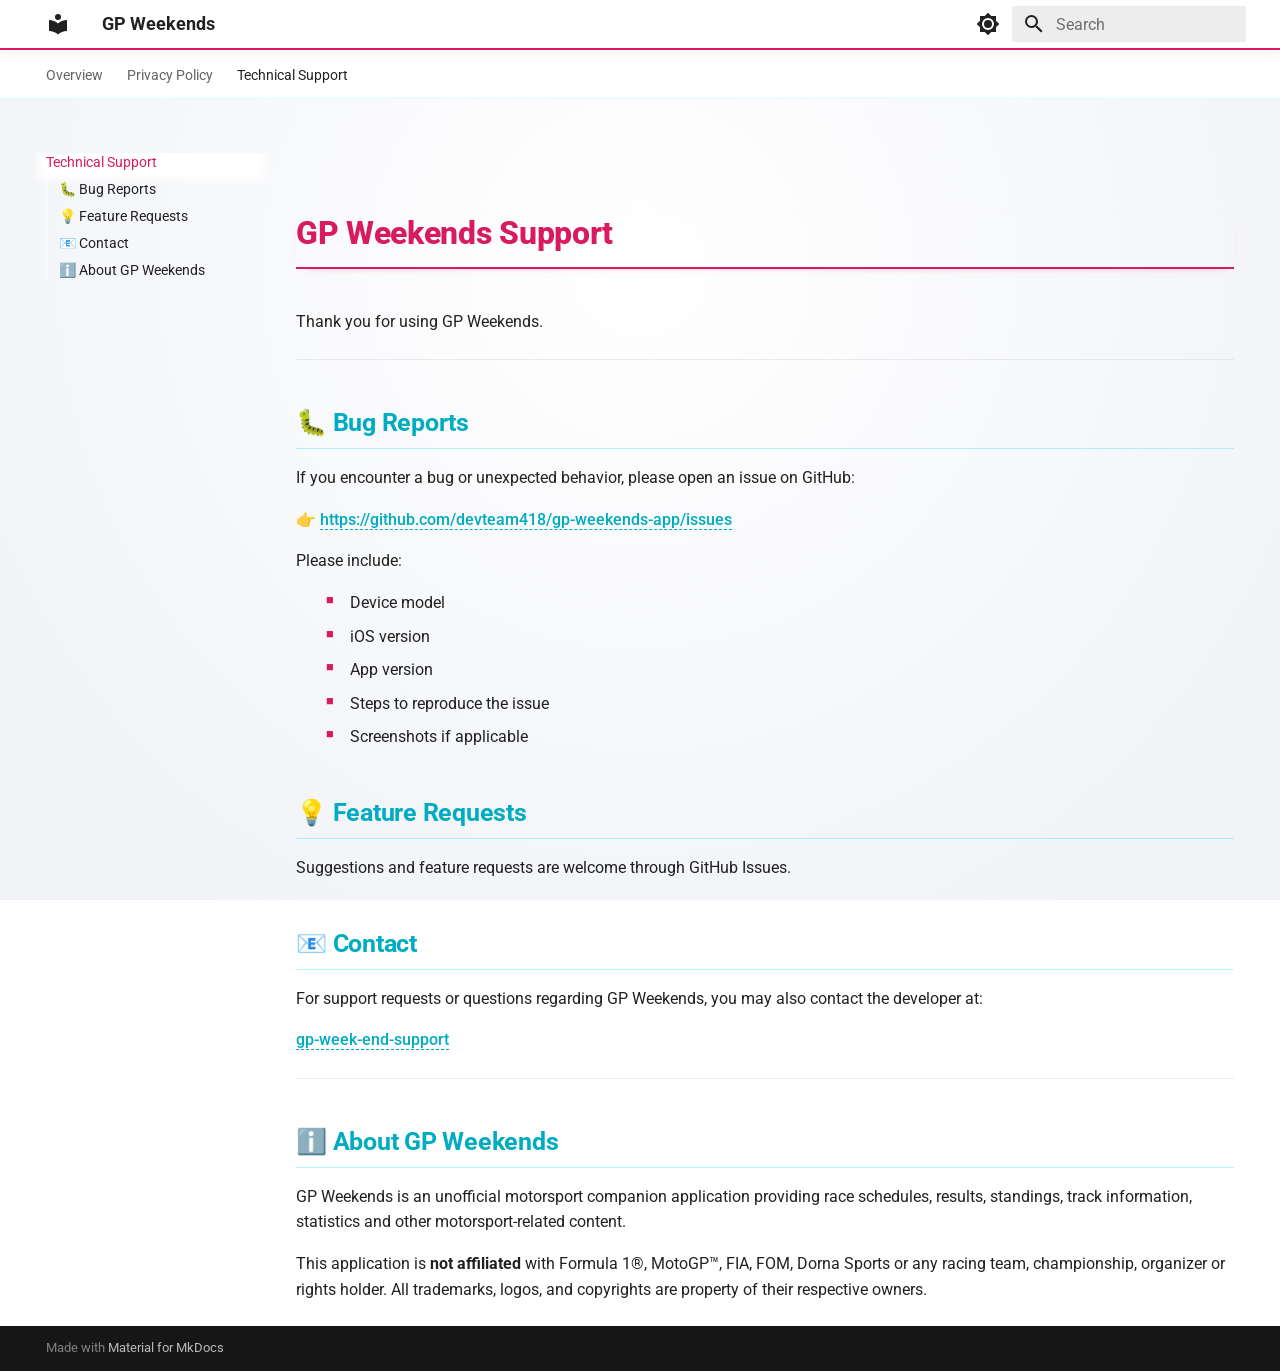
<file: support/index.html>
<!doctype html>
<html lang="en" class="no-js">
  <head>
    
      <meta charset="utf-8">
      <meta name="viewport" content="width=device-width,initial-scale=1">
      
        <meta name="description" content="An unofficial motorsport companion application for F1 and MotoGP.">
      
      
      
        <link rel="canonical" href="https://devteam418.github.io/gp-weekends-app/support/">
      
      
        <link rel="prev" href="../privacy/">
      
      
      
        
      
      
      <link rel="icon" href="../assets/images/favicon.png">
      <meta name="generator" content="mkdocs-1.6.1, mkdocs-material-9.7.1">
    
    
      
        <title>Technical Support - GP Weekends</title>
      
    
    
      <link rel="stylesheet" href="../assets/stylesheets/main.484c7ddc.min.css">
      
        
        <link rel="stylesheet" href="../assets/stylesheets/palette.ab4e12ef.min.css">
      
      


    
    
      
    
    
      
        
        
        <link rel="preconnect" href="https://fonts.gstatic.com" crossorigin>
        <link rel="stylesheet" href="https://fonts.googleapis.com/css?family=Roboto:300,300i,400,400i,700,700i%7CRoboto+Mono:400,400i,700,700i&display=fallback">
        <style>:root{--md-text-font:"Roboto";--md-code-font:"Roboto Mono"}</style>
      
    
    
      <link rel="stylesheet" href="../extra.css">
    
    <script>__md_scope=new URL("..",location),__md_hash=e=>[...e].reduce(((e,_)=>(e<<5)-e+_.charCodeAt(0)),0),__md_get=(e,_=localStorage,t=__md_scope)=>JSON.parse(_.getItem(t.pathname+"."+e)),__md_set=(e,_,t=localStorage,a=__md_scope)=>{try{t.setItem(a.pathname+"."+e,JSON.stringify(_))}catch(e){}}</script>
    
      

    
    
  </head>
  
  
    
    
      
    
    
    
    
    <body dir="ltr" data-md-color-scheme="default" data-md-color-primary="white" data-md-color-accent="pink">
  
    
    <input class="md-toggle" data-md-toggle="drawer" type="checkbox" id="__drawer" autocomplete="off">
    <input class="md-toggle" data-md-toggle="search" type="checkbox" id="__search" autocomplete="off">
    <label class="md-overlay" for="__drawer"></label>
    <div data-md-component="skip">
      
        
        <a href="#gp-weekends-support" class="md-skip">
          Skip to content
        </a>
      
    </div>
    <div data-md-component="announce">
      
    </div>
    
    
      

<header class="md-header" data-md-component="header">
  <nav class="md-header__inner md-grid" aria-label="Header">
    <a href=".." title="GP Weekends" class="md-header__button md-logo" aria-label="GP Weekends" data-md-component="logo">
      
  
  <svg xmlns="http://www.w3.org/2000/svg" viewBox="0 0 24 24"><path d="M12 8a3 3 0 0 0 3-3 3 3 0 0 0-3-3 3 3 0 0 0-3 3 3 3 0 0 0 3 3m0 3.54C9.64 9.35 6.5 8 3 8v11c3.5 0 6.64 1.35 9 3.54 2.36-2.19 5.5-3.54 9-3.54V8c-3.5 0-6.64 1.35-9 3.54"/></svg>

    </a>
    <label class="md-header__button md-icon" for="__drawer">
      
      <svg xmlns="http://www.w3.org/2000/svg" viewBox="0 0 24 24"><path d="M3 6h18v2H3zm0 5h18v2H3zm0 5h18v2H3z"/></svg>
    </label>
    <div class="md-header__title" data-md-component="header-title">
      <div class="md-header__ellipsis">
        <div class="md-header__topic">
          <span class="md-ellipsis">
            GP Weekends
          </span>
        </div>
        <div class="md-header__topic" data-md-component="header-topic">
          <span class="md-ellipsis">
            
              Technical Support
            
          </span>
        </div>
      </div>
    </div>
    
      
        <form class="md-header__option" data-md-component="palette">
  
    
    
    
    <input class="md-option" data-md-color-media="" data-md-color-scheme="default" data-md-color-primary="white" data-md-color-accent="pink"  aria-label="Switch to dark mode"  type="radio" name="__palette" id="__palette_0">
    
      <label class="md-header__button md-icon" title="Switch to dark mode" for="__palette_1" hidden>
        <svg xmlns="http://www.w3.org/2000/svg" viewBox="0 0 24 24"><path d="M12 8a4 4 0 0 0-4 4 4 4 0 0 0 4 4 4 4 0 0 0 4-4 4 4 0 0 0-4-4m0 10a6 6 0 0 1-6-6 6 6 0 0 1 6-6 6 6 0 0 1 6 6 6 6 0 0 1-6 6m8-9.31V4h-4.69L12 .69 8.69 4H4v4.69L.69 12 4 15.31V20h4.69L12 23.31 15.31 20H20v-4.69L23.31 12z"/></svg>
      </label>
    
  
    
    
    
    <input class="md-option" data-md-color-media="" data-md-color-scheme="slate" data-md-color-primary="black" data-md-color-accent="pink"  aria-label="Switch to light mode"  type="radio" name="__palette" id="__palette_1">
    
      <label class="md-header__button md-icon" title="Switch to light mode" for="__palette_0" hidden>
        <svg xmlns="http://www.w3.org/2000/svg" viewBox="0 0 24 24"><path d="M12 18c-.89 0-1.74-.2-2.5-.55C11.56 16.5 13 14.42 13 12s-1.44-4.5-3.5-5.45C10.26 6.2 11.11 6 12 6a6 6 0 0 1 6 6 6 6 0 0 1-6 6m8-9.31V4h-4.69L12 .69 8.69 4H4v4.69L.69 12 4 15.31V20h4.69L12 23.31 15.31 20H20v-4.69L23.31 12z"/></svg>
      </label>
    
  
</form>
      
    
    
      <script>var palette=__md_get("__palette");if(palette&&palette.color){if("(prefers-color-scheme)"===palette.color.media){var media=matchMedia("(prefers-color-scheme: light)"),input=document.querySelector(media.matches?"[data-md-color-media='(prefers-color-scheme: light)']":"[data-md-color-media='(prefers-color-scheme: dark)']");palette.color.media=input.getAttribute("data-md-color-media"),palette.color.scheme=input.getAttribute("data-md-color-scheme"),palette.color.primary=input.getAttribute("data-md-color-primary"),palette.color.accent=input.getAttribute("data-md-color-accent")}for(var[key,value]of Object.entries(palette.color))document.body.setAttribute("data-md-color-"+key,value)}</script>
    
    
    
      
      
        <label class="md-header__button md-icon" for="__search">
          
          <svg xmlns="http://www.w3.org/2000/svg" viewBox="0 0 24 24"><path d="M9.5 3A6.5 6.5 0 0 1 16 9.5c0 1.61-.59 3.09-1.56 4.23l.27.27h.79l5 5-1.5 1.5-5-5v-.79l-.27-.27A6.52 6.52 0 0 1 9.5 16 6.5 6.5 0 0 1 3 9.5 6.5 6.5 0 0 1 9.5 3m0 2C7 5 5 7 5 9.5S7 14 9.5 14 14 12 14 9.5 12 5 9.5 5"/></svg>
        </label>
        <div class="md-search" data-md-component="search" role="dialog">
  <label class="md-search__overlay" for="__search"></label>
  <div class="md-search__inner" role="search">
    <form class="md-search__form" name="search">
      <input type="text" class="md-search__input" name="query" aria-label="Search" placeholder="Search" autocapitalize="off" autocorrect="off" autocomplete="off" spellcheck="false" data-md-component="search-query" required>
      <label class="md-search__icon md-icon" for="__search">
        
        <svg xmlns="http://www.w3.org/2000/svg" viewBox="0 0 24 24"><path d="M9.5 3A6.5 6.5 0 0 1 16 9.5c0 1.61-.59 3.09-1.56 4.23l.27.27h.79l5 5-1.5 1.5-5-5v-.79l-.27-.27A6.52 6.52 0 0 1 9.5 16 6.5 6.5 0 0 1 3 9.5 6.5 6.5 0 0 1 9.5 3m0 2C7 5 5 7 5 9.5S7 14 9.5 14 14 12 14 9.5 12 5 9.5 5"/></svg>
        
        <svg xmlns="http://www.w3.org/2000/svg" viewBox="0 0 24 24"><path d="M20 11v2H8l5.5 5.5-1.42 1.42L4.16 12l7.92-7.92L13.5 5.5 8 11z"/></svg>
      </label>
      <nav class="md-search__options" aria-label="Search">
        
        <button type="reset" class="md-search__icon md-icon" title="Clear" aria-label="Clear" tabindex="-1">
          
          <svg xmlns="http://www.w3.org/2000/svg" viewBox="0 0 24 24"><path d="M19 6.41 17.59 5 12 10.59 6.41 5 5 6.41 10.59 12 5 17.59 6.41 19 12 13.41 17.59 19 19 17.59 13.41 12z"/></svg>
        </button>
      </nav>
      
    </form>
    <div class="md-search__output">
      <div class="md-search__scrollwrap" tabindex="0" data-md-scrollfix>
        <div class="md-search-result" data-md-component="search-result">
          <div class="md-search-result__meta">
            Initializing search
          </div>
          <ol class="md-search-result__list" role="presentation"></ol>
        </div>
      </div>
    </div>
  </div>
</div>
      
    
    
  </nav>
  
</header>
    
    <div class="md-container" data-md-component="container">
      
      
        
          
            
<nav class="md-tabs" aria-label="Tabs" data-md-component="tabs">
  <div class="md-grid">
    <ul class="md-tabs__list">
      
        
  
  
  
  
    <li class="md-tabs__item">
      <a href=".." class="md-tabs__link">
        
  
  
    
  
  Overview

      </a>
    </li>
  

      
        
  
  
  
  
    <li class="md-tabs__item">
      <a href="../privacy/" class="md-tabs__link">
        
  
  
    
  
  Privacy Policy

      </a>
    </li>
  

      
        
  
  
  
    
  
  
    <li class="md-tabs__item md-tabs__item--active">
      <a href="./" class="md-tabs__link">
        
  
  
    
  
  Technical Support

      </a>
    </li>
  

      
    </ul>
  </div>
</nav>
          
        
      
      <main class="md-main" data-md-component="main">
        <div class="md-main__inner md-grid">
          
            
              
              <div class="md-sidebar md-sidebar--primary" data-md-component="sidebar" data-md-type="navigation" >
                <div class="md-sidebar__scrollwrap">
                  <div class="md-sidebar__inner">
                    


  


  

<nav class="md-nav md-nav--primary md-nav--lifted md-nav--integrated" aria-label="Navigation" data-md-level="0">
  <label class="md-nav__title" for="__drawer">
    <a href=".." title="GP Weekends" class="md-nav__button md-logo" aria-label="GP Weekends" data-md-component="logo">
      
  
  <svg xmlns="http://www.w3.org/2000/svg" viewBox="0 0 24 24"><path d="M12 8a3 3 0 0 0 3-3 3 3 0 0 0-3-3 3 3 0 0 0-3 3 3 3 0 0 0 3 3m0 3.54C9.64 9.35 6.5 8 3 8v11c3.5 0 6.64 1.35 9 3.54 2.36-2.19 5.5-3.54 9-3.54V8c-3.5 0-6.64 1.35-9 3.54"/></svg>

    </a>
    GP Weekends
  </label>
  
  <ul class="md-nav__list" data-md-scrollfix>
    
      
      
  
  
  
  
    <li class="md-nav__item">
      <a href=".." class="md-nav__link">
        
  
  
  <span class="md-ellipsis">
    
  
    Overview
  

    
  </span>
  
  

      </a>
    </li>
  

    
      
      
  
  
  
  
    <li class="md-nav__item">
      <a href="../privacy/" class="md-nav__link">
        
  
  
  <span class="md-ellipsis">
    
  
    Privacy Policy
  

    
  </span>
  
  

      </a>
    </li>
  

    
      
      
  
  
    
  
  
  
    <li class="md-nav__item md-nav__item--active">
      
      <input class="md-nav__toggle md-toggle" type="checkbox" id="__toc">
      
      
        
      
      
        <label class="md-nav__link md-nav__link--active" for="__toc">
          
  
  
  <span class="md-ellipsis">
    
  
    Technical Support
  

    
  </span>
  
  

          <span class="md-nav__icon md-icon"></span>
        </label>
      
      <a href="./" class="md-nav__link md-nav__link--active">
        
  
  
  <span class="md-ellipsis">
    
  
    Technical Support
  

    
  </span>
  
  

      </a>
      
        

<nav class="md-nav md-nav--secondary" aria-label="Table of contents">
  
  
  
    
  
  
    <label class="md-nav__title" for="__toc">
      <span class="md-nav__icon md-icon"></span>
      Table of contents
    </label>
    <ul class="md-nav__list" data-md-component="toc" data-md-scrollfix>
      
        <li class="md-nav__item">
  <a href="#bug-reports" class="md-nav__link">
    <span class="md-ellipsis">
      
        🐛 Bug Reports
      
    </span>
  </a>
  
</li>
      
        <li class="md-nav__item">
  <a href="#feature-requests" class="md-nav__link">
    <span class="md-ellipsis">
      
        💡 Feature Requests
      
    </span>
  </a>
  
</li>
      
        <li class="md-nav__item">
  <a href="#contact" class="md-nav__link">
    <span class="md-ellipsis">
      
        📧 Contact
      
    </span>
  </a>
  
</li>
      
        <li class="md-nav__item">
  <a href="#i-about-gp-weekends" class="md-nav__link">
    <span class="md-ellipsis">
      
        ℹ️ About GP Weekends
      
    </span>
  </a>
  
</li>
      
    </ul>
  
</nav>
      
    </li>
  

    
  </ul>
</nav>
                  </div>
                </div>
              </div>
            
            
          
          
            <div class="md-content" data-md-component="content">
              
              <article class="md-content__inner md-typeset">
                
                  



<h1 id="gp-weekends-support">GP Weekends Support</h1>
<p>Thank you for using GP Weekends.</p>
<hr />
<h2 id="bug-reports">🐛 Bug Reports</h2>
<p>If you encounter a bug or unexpected behavior, please open an issue on GitHub:</p>
<p>👉 <a href="https://github.com/devteam418/gp-weekends-app/issues">https://github.com/devteam418/gp-weekends-app/issues</a></p>
<p>Please include:</p>
<ul>
<li>Device model</li>
<li>iOS version</li>
<li>App version</li>
<li>Steps to reproduce the issue</li>
<li>Screenshots if applicable</li>
</ul>
<h2 id="feature-requests">💡 Feature Requests</h2>
<p>Suggestions and feature requests are welcome through GitHub Issues.</p>
<h2 id="contact">📧 Contact</h2>
<p>For support requests or questions regarding GP Weekends, you may also contact the developer at:</p>
<p><a href="mailto:tumbler.sony@icloud.com">gp-week-end-support</a></p>
<hr />
<h2 id="i-about-gp-weekends">ℹ️ About GP Weekends</h2>
<p>GP Weekends is an unofficial motorsport companion application providing race schedules, results, standings, track information, statistics and other motorsport-related content.</p>
<p>This application is <strong>not affiliated</strong> with Formula 1®, MotoGP™, FIA, FOM, Dorna Sports or any racing team, championship, organizer or rights holder. All trademarks, logos, and copyrights are property of their respective owners.</p>












                
              </article>
            </div>
          
          
<script>var target=document.getElementById(location.hash.slice(1));target&&target.name&&(target.checked=target.name.startsWith("__tabbed_"))</script>
        </div>
        
      </main>
      
        <footer class="md-footer">
  
  <div class="md-footer-meta md-typeset">
    <div class="md-footer-meta__inner md-grid">
      <div class="md-copyright">
  
  
    Made with
    <a href="https://squidfunk.github.io/mkdocs-material/" target="_blank" rel="noopener">
      Material for MkDocs
    </a>
  
</div>
      
    </div>
  </div>
</footer>
      
    </div>
    <div class="md-dialog" data-md-component="dialog">
      <div class="md-dialog__inner md-typeset"></div>
    </div>
    
    
    
      
      
      <script id="__config" type="application/json">{"annotate": null, "base": "..", "features": ["navigation.tabs", "navigation.sections", "toc.integrate"], "search": "../assets/javascripts/workers/search.2c215733.min.js", "tags": null, "translations": {"clipboard.copied": "Copied to clipboard", "clipboard.copy": "Copy to clipboard", "search.result.more.one": "1 more on this page", "search.result.more.other": "# more on this page", "search.result.none": "No matching documents", "search.result.one": "1 matching document", "search.result.other": "# matching documents", "search.result.placeholder": "Type to start searching", "search.result.term.missing": "Missing", "select.version": "Select version"}, "version": null}</script>
    
    
      <script src="../assets/javascripts/bundle.79ae519e.min.js"></script>
      
    
  </body>
</html>
</file>
<file: extra.css>
/* GP Weekends - Custom Neon Cyberpunk Theme with dynamic Light/Dark Mode */

/* -------------------------------------------------------------
   1. COLOR VARIABLE DEFINITIONS BY SCHEME
   ------------------------------------------------------------- */

/* Default Light Mode Styles */
:root, [data-md-color-scheme="default"] {
  --neon-pink: #d81b60; /* Darker pink for better contrast on white background */
  --neon-cyan: #00acc1; /* Darker cyan for contrast */
  --neon-lime: #43a047; /* Darker lime green */
  --neon-purple: #8e24aa;
  
  /* Interface Gradients & Backgrounds */
  --bg-gradient: radial-gradient(circle at 50% 30%, #ffffff 0%, #f1f3f7 85%);
  --header-bg: rgba(255, 255, 255, 0.95);
  --header-border: var(--neon-pink);
  --shadow-color: rgba(216, 27, 96, 0.12);
  --text-shadow: none;
  --caption-color: #555c7a;
  
  /* Sub-elements */
  --code-bg: #f8f9fa;
  --code-border: rgba(67, 160, 71, 0.3);
  --blockquote-bg: rgba(142, 36, 170, 0.05);
  
  /* Screenshot Mockups */
  --img-border: 2px solid var(--neon-pink);
  --img-shadow: 0 4px 15px rgba(216, 27, 96, 0.15);
  --img-hover-border: var(--neon-cyan);
  --img-hover-shadow: 0 10px 25px rgba(0, 172, 193, 0.3);
}

/* Slate Dark Mode Styles */
[data-md-color-scheme="slate"] {
  --neon-pink: #ff1f7a;
  --neon-cyan: #00e0ff;
  --neon-lime: #8fff14;
  --neon-purple: #9d00ff;
  
  /* Interface Gradients & Backgrounds */
  --bg-gradient: radial-gradient(circle at 50% 30%, #0d0f1a 0%, #050608 85%);
  --header-bg: rgba(8, 9, 13, 0.9);
  --header-border: var(--neon-cyan);
  --shadow-color: rgba(0, 224, 255, 0.3);
  --text-shadow: 0 0 10px rgba(255, 31, 122, 0.5);
  --caption-color: var(--neon-cyan);
  
  /* Sub-elements */
  --code-bg: #0b0c12;
  --code-border: rgba(143, 255, 20, 0.3);
  --blockquote-bg: rgba(157, 0, 255, 0.03);
  
  /* Screenshot Mockups */
  --img-border: 3px double var(--neon-pink);
  --img-shadow: 0 0 25px rgba(255, 31, 122, 0.3), inset 0 0 10px rgba(255, 31, 122, 0.2);
  --img-hover-border: var(--neon-cyan);
  --img-hover-shadow: 0 12px 35px rgba(0, 224, 255, 0.5), inset 0 0 15px rgba(0, 224, 255, 0.3);
}

/* -------------------------------------------------------------
   2. REACTIVE INTERFACE RENDERING
   ------------------------------------------------------------- */

/* Body background gradient */
body, html, .md-container, .md-main {
  background: var(--bg-gradient) !important;
  background-attachment: fixed !important;
  transition: background 0.3s ease-in-out;
}

/* Header toolbar and blur effects */
.md-header {
  background-color: var(--header-bg) !important;
  backdrop-filter: blur(10px);
  border-bottom: 2px solid var(--header-border) !important;
  box-shadow: 0 0 15px var(--shadow-color) !important;
  transition: all 0.3s ease-in-out;
}

/* Sidebar and active menu navigation */
.md-nav__link--active, .md-nav__link:hover {
  color: var(--neon-pink) !important;
  text-shadow: var(--text-shadow);
}

.md-nav__title {
  color: var(--neon-cyan) !important;
  font-weight: bold;
}

/* Neon glow typography */
h1 {
  color: var(--neon-pink) !important;
  text-shadow: var(--text-shadow);
  font-weight: 800 !important;
  border-bottom: 2px solid var(--neon-pink) !important;
  box-shadow: 0 4px 10px -10px var(--neon-pink) !important;
  padding-bottom: 12px;
  margin-top: 2em !important;
  transition: all 0.3s ease-in-out;
}

h2 {
  color: var(--neon-cyan) !important;
  text-shadow: var(--text-shadow);
  font-weight: 700 !important;
  border-bottom: 1px solid rgba(0, 224, 255, 0.3) !important;
  padding-bottom: 8px;
  margin-top: 1.8em !important;
  transition: all 0.3s ease-in-out;
}

h3 {
  color: var(--neon-lime) !important;
  font-weight: 600 !important;
  margin-top: 1.5em !important;
  transition: all 0.3s ease-in-out;
}

/* Cyberpunk style hyperlink hovers */
article a {
  color: var(--neon-cyan) !important;
  text-decoration: none;
  font-weight: 500;
  border-bottom: 1px dashed var(--neon-cyan);
  transition: all 0.2s ease-in-out;
}

article a:hover {
  color: var(--neon-pink) !important;
  border-bottom: 1px solid var(--neon-pink);
  text-shadow: var(--text-shadow);
}

/* -------------------------------------------------------------
   3. ADMONITIONS & BLOCKQUOTES (CLEAN AND STREAMLINED)
   ------------------------------------------------------------- */

/* Clean standard admonition panels */
.md-typeset .admonition {
  background-color: var(--code-bg) !important;
  border: 1px solid rgba(0, 224, 255, 0.15) !important;
  border-left: 4px solid var(--neon-cyan) !important;
  border-radius: 6px !important;
  padding: 16px 20px !important;
  margin-bottom: 24px !important;
  box-shadow: 0 4px 15px rgba(0, 0, 0, 0.2) !important;
}

.md-typeset .admonition-title {
  background-color: rgba(0, 224, 255, 0.03) !important;
  color: var(--neon-cyan) !important;
  border-bottom: 1px solid rgba(0, 224, 255, 0.08) !important;
  font-weight: bold;
}

/* Blockquotes with neon violet accent bar */
blockquote {
  border-left: 4px solid var(--neon-purple) !important;
  background-color: var(--blockquote-bg) !important;
  color: var(--md-default-fg-color) !important;
  font-style: normal !important;
  padding: 12px 18px !important;
  border-radius: 0 8px 8px 0 !important;
  margin: 1.5em 0 !important;
  box-shadow: 0 4px 12px rgba(0, 0, 0, 0.1) !important;
}

/* -------------------------------------------------------------
   4. INTERACTIVE IMAGES (SCREENSHOTS HIGHLIGHTING)
   ------------------------------------------------------------- */

/* Phone screenshot containers with dual scheme responsive glows */
.md-typeset img {
  border: var(--img-border) !important;
  box-shadow: var(--img-shadow) !important;
  outline: 1px solid rgba(255, 31, 122, 0.2) !important;
  border-radius: 14px !important;
  margin: 28px auto !important;
  display: block !important;
  background-color: #000 !important;
  max-width: 280px !important;
  transition: all 0.35s cubic-bezier(0.25, 0.8, 0.25, 1) !important;
}

/* Interactive hover zoom, border color transition, and custom neon glow */
.md-typeset img:hover {
  transform: translateY(-5px) scale(1.04);
  border-color: var(--img-hover-border) !important;
  outline-color: rgba(0, 224, 255, 0.4) !important;
  box-shadow: var(--img-hover-shadow) !important;
  cursor: zoom-in;
}

/* Captions responsive colors */
.img-caption {
  text-align: center;
  font-size: 0.85em;
  color: var(--caption-color) !important;
  font-style: italic;
  margin-top: -16px;
  margin-bottom: 24px;
  transition: color 0.3s ease-in-out;
}

/* Inline code highlight */
.md-typeset code {
  background-color: var(--code-bg) !important;
  color: var(--neon-lime) !important;
  border: 1px solid var(--code-border) !important;
  border-radius: 5px;
  padding: 2px 6px !important;
  transition: all 0.3s ease-in-out;
}

/* Codeblock panel */
.md-typeset pre code {
  border: 1px solid rgba(0, 224, 255, 0.25) !important;
  padding: 16px;
  border-radius: 8px;
  box-shadow: 0 4px 15px rgba(0, 0, 0, 0.2), inset 0 0 15px rgba(0, 224, 255, 0.05);
}

/* Custom scrollbars responsive thumb */
::-webkit-scrollbar {
  width: 10px;
  height: 8px;
}

::-webkit-scrollbar-track {
  background: var(--md-default-bg-color);
}

::-webkit-scrollbar-thumb {
  background: var(--code-bg);
  border: 1px solid rgba(255, 31, 122, 0.2);
  border-radius: 6px;
}

::-webkit-scrollbar-thumb:hover {
  background: var(--neon-pink);
  box-shadow: var(--text-shadow);
}

/* Top Navigation Tabs */
.md-tabs {
  background-color: var(--md-primary-fg-color) !important;
  border-bottom: 1px solid rgba(0, 224, 255, 0.15) !important;
  transition: all 0.3s ease-in-out;
}

.md-tabs__link--active {
  color: var(--neon-pink) !important;
  font-weight: 700 !important;
}

.md-tabs__link:hover {
  color: var(--neon-cyan) !important;
}

/* List item bullets styled as neon points */
.md-typeset ul {
  list-style-type: none;
}

.md-typeset ul li {
  position: relative;
  padding-left: 1.5em;
}

.md-typeset ul li::before {
  content: "■";
  position: absolute;
  left: 0;
  color: var(--neon-pink);
  font-size: 0.8em;
  text-shadow: var(--text-shadow);
  line-height: 1.6;
}
</file>
<file: site/extra.css>
/* GP Weekends - Custom Neon Cyberpunk Theme with dynamic Light/Dark Mode */

/* -------------------------------------------------------------
   1. COLOR VARIABLE DEFINITIONS BY SCHEME
   ------------------------------------------------------------- */

/* Default Light Mode Styles */
:root, [data-md-color-scheme="default"] {
  --neon-pink: #d81b60; /* Darker pink for better contrast on white background */
  --neon-cyan: #00acc1; /* Darker cyan for contrast */
  --neon-lime: #43a047; /* Darker lime green */
  --neon-purple: #8e24aa;
  
  /* Interface Gradients & Backgrounds */
  --bg-gradient: radial-gradient(circle at 50% 30%, #ffffff 0%, #f1f3f7 85%);
  --header-bg: rgba(255, 255, 255, 0.95);
  --header-border: var(--neon-pink);
  --shadow-color: rgba(216, 27, 96, 0.12);
  --text-shadow: none;
  --caption-color: #555c7a;
  
  /* Sub-elements */
  --code-bg: #f8f9fa;
  --code-border: rgba(67, 160, 71, 0.3);
  --blockquote-bg: rgba(142, 36, 170, 0.05);
  
  /* Screenshot Mockups */
  --img-border: 2px solid var(--neon-pink);
  --img-shadow: 0 4px 15px rgba(216, 27, 96, 0.15);
  --img-hover-border: var(--neon-cyan);
  --img-hover-shadow: 0 10px 25px rgba(0, 172, 193, 0.3);
}

/* Slate Dark Mode Styles */
[data-md-color-scheme="slate"] {
  --neon-pink: #ff1f7a;
  --neon-cyan: #00e0ff;
  --neon-lime: #8fff14;
  --neon-purple: #9d00ff;
  
  /* Interface Gradients & Backgrounds */
  --bg-gradient: radial-gradient(circle at 50% 30%, #0d0f1a 0%, #050608 85%);
  --header-bg: rgba(8, 9, 13, 0.9);
  --header-border: var(--neon-cyan);
  --shadow-color: rgba(0, 224, 255, 0.3);
  --text-shadow: 0 0 10px rgba(255, 31, 122, 0.5);
  --caption-color: var(--neon-cyan);
  
  /* Sub-elements */
  --code-bg: #0b0c12;
  --code-border: rgba(143, 255, 20, 0.3);
  --blockquote-bg: rgba(157, 0, 255, 0.03);
  
  /* Screenshot Mockups */
  --img-border: 3px double var(--neon-pink);
  --img-shadow: 0 0 25px rgba(255, 31, 122, 0.3), inset 0 0 10px rgba(255, 31, 122, 0.2);
  --img-hover-border: var(--neon-cyan);
  --img-hover-shadow: 0 12px 35px rgba(0, 224, 255, 0.5), inset 0 0 15px rgba(0, 224, 255, 0.3);
}

/* -------------------------------------------------------------
   2. REACTIVE INTERFACE RENDERING
   ------------------------------------------------------------- */

/* Body background gradient */
body, html, .md-container, .md-main {
  background: var(--bg-gradient) !important;
  background-attachment: fixed !important;
  transition: background 0.3s ease-in-out;
}

/* Header toolbar and blur effects */
.md-header {
  background-color: var(--header-bg) !important;
  backdrop-filter: blur(10px);
  border-bottom: 2px solid var(--header-border) !important;
  box-shadow: 0 0 15px var(--shadow-color) !important;
  transition: all 0.3s ease-in-out;
}

/* Sidebar and active menu navigation */
.md-nav__link--active, .md-nav__link:hover {
  color: var(--neon-pink) !important;
  text-shadow: var(--text-shadow);
}

.md-nav__title {
  color: var(--neon-cyan) !important;
  font-weight: bold;
}

/* Neon glow typography */
h1 {
  color: var(--neon-pink) !important;
  text-shadow: var(--text-shadow);
  font-weight: 800 !important;
  border-bottom: 2px solid var(--neon-pink) !important;
  box-shadow: 0 4px 10px -10px var(--neon-pink) !important;
  padding-bottom: 12px;
  margin-top: 2em !important;
  transition: all 0.3s ease-in-out;
}

h2 {
  color: var(--neon-cyan) !important;
  text-shadow: var(--text-shadow);
  font-weight: 700 !important;
  border-bottom: 1px solid rgba(0, 224, 255, 0.3) !important;
  padding-bottom: 8px;
  margin-top: 1.8em !important;
  transition: all 0.3s ease-in-out;
}

h3 {
  color: var(--neon-lime) !important;
  font-weight: 600 !important;
  margin-top: 1.5em !important;
  transition: all 0.3s ease-in-out;
}

/* Cyberpunk style hyperlink hovers */
article a {
  color: var(--neon-cyan) !important;
  text-decoration: none;
  font-weight: 500;
  border-bottom: 1px dashed var(--neon-cyan);
  transition: all 0.2s ease-in-out;
}

article a:hover {
  color: var(--neon-pink) !important;
  border-bottom: 1px solid var(--neon-pink);
  text-shadow: var(--text-shadow);
}

/* -------------------------------------------------------------
   3. ADMONITIONS & BLOCKQUOTES (CLEAN AND STREAMLINED)
   ------------------------------------------------------------- */

/* Clean standard admonition panels */
.md-typeset .admonition {
  background-color: var(--code-bg) !important;
  border: 1px solid rgba(0, 224, 255, 0.15) !important;
  border-left: 4px solid var(--neon-cyan) !important;
  border-radius: 6px !important;
  padding: 16px 20px !important;
  margin-bottom: 24px !important;
  box-shadow: 0 4px 15px rgba(0, 0, 0, 0.2) !important;
}

.md-typeset .admonition-title {
  background-color: rgba(0, 224, 255, 0.03) !important;
  color: var(--neon-cyan) !important;
  border-bottom: 1px solid rgba(0, 224, 255, 0.08) !important;
  font-weight: bold;
}

/* Blockquotes with neon violet accent bar */
blockquote {
  border-left: 4px solid var(--neon-purple) !important;
  background-color: var(--blockquote-bg) !important;
  color: var(--md-default-fg-color) !important;
  font-style: normal !important;
  padding: 12px 18px !important;
  border-radius: 0 8px 8px 0 !important;
  margin: 1.5em 0 !important;
  box-shadow: 0 4px 12px rgba(0, 0, 0, 0.1) !important;
}

/* -------------------------------------------------------------
   4. INTERACTIVE IMAGES (SCREENSHOTS HIGHLIGHTING)
   ------------------------------------------------------------- */

/* Phone screenshot containers with dual scheme responsive glows */
.md-typeset img {
  border: var(--img-border) !important;
  box-shadow: var(--img-shadow) !important;
  outline: 1px solid rgba(255, 31, 122, 0.2) !important;
  border-radius: 14px !important;
  margin: 28px auto !important;
  display: block !important;
  background-color: #000 !important;
  max-width: 280px !important;
  transition: all 0.35s cubic-bezier(0.25, 0.8, 0.25, 1) !important;
}

/* Interactive hover zoom, border color transition, and custom neon glow */
.md-typeset img:hover {
  transform: translateY(-5px) scale(1.04);
  border-color: var(--img-hover-border) !important;
  outline-color: rgba(0, 224, 255, 0.4) !important;
  box-shadow: var(--img-hover-shadow) !important;
  cursor: zoom-in;
}

/* Captions responsive colors */
.img-caption {
  text-align: center;
  font-size: 0.85em;
  color: var(--caption-color) !important;
  font-style: italic;
  margin-top: -16px;
  margin-bottom: 24px;
  transition: color 0.3s ease-in-out;
}

/* Inline code highlight */
.md-typeset code {
  background-color: var(--code-bg) !important;
  color: var(--neon-lime) !important;
  border: 1px solid var(--code-border) !important;
  border-radius: 5px;
  padding: 2px 6px !important;
  transition: all 0.3s ease-in-out;
}

/* Codeblock panel */
.md-typeset pre code {
  border: 1px solid rgba(0, 224, 255, 0.25) !important;
  padding: 16px;
  border-radius: 8px;
  box-shadow: 0 4px 15px rgba(0, 0, 0, 0.2), inset 0 0 15px rgba(0, 224, 255, 0.05);
}

/* Custom scrollbars responsive thumb */
::-webkit-scrollbar {
  width: 10px;
  height: 8px;
}

::-webkit-scrollbar-track {
  background: var(--md-default-bg-color);
}

::-webkit-scrollbar-thumb {
  background: var(--code-bg);
  border: 1px solid rgba(255, 31, 122, 0.2);
  border-radius: 6px;
}

::-webkit-scrollbar-thumb:hover {
  background: var(--neon-pink);
  box-shadow: var(--text-shadow);
}

/* Top Navigation Tabs */
.md-tabs {
  background-color: var(--md-primary-fg-color) !important;
  border-bottom: 1px solid rgba(0, 224, 255, 0.15) !important;
  transition: all 0.3s ease-in-out;
}

.md-tabs__link--active {
  color: var(--neon-pink) !important;
  font-weight: 700 !important;
}

.md-tabs__link:hover {
  color: var(--neon-cyan) !important;
}

/* List item bullets styled as neon points */
.md-typeset ul {
  list-style-type: none;
}

.md-typeset ul li {
  position: relative;
  padding-left: 1.5em;
}

.md-typeset ul li::before {
  content: "■";
  position: absolute;
  left: 0;
  color: var(--neon-pink);
  font-size: 0.8em;
  text-shadow: var(--text-shadow);
  line-height: 1.6;
}
</file>
<file: assets/stylesheets/main.484c7ddc.min.css>
@charset "UTF-8";html{-webkit-text-size-adjust:none;-moz-text-size-adjust:none;text-size-adjust:none;box-sizing:border-box}*,:after,:before{box-sizing:inherit}@media (prefers-reduced-motion){*,:after,:before{transition:none!important}}body{margin:0}a,button,input,label{-webkit-tap-highlight-color:transparent}a{color:inherit;text-decoration:none}hr{border:0;box-sizing:initial;display:block;height:.05rem;overflow:visible;padding:0}small{font-size:80%}sub,sup{line-height:1em}img{border-style:none}table{border-collapse:initial;border-spacing:0}td,th{font-weight:400;vertical-align:top}button{background:#0000;border:0;font-family:inherit;font-size:inherit;margin:0;padding:0}input{border:0;outline:none}:root{--md-primary-fg-color:#4051b5;--md-primary-fg-color--light:#5d6cc0;--md-primary-fg-color--dark:#303fa1;--md-primary-bg-color:#fff;--md-primary-bg-color--light:#ffffffb3;--md-accent-fg-color:#526cfe;--md-accent-fg-color--transparent:#526cfe1a;--md-accent-bg-color:#fff;--md-accent-bg-color--light:#ffffffb3}[data-md-color-scheme=default]{color-scheme:light}[data-md-color-scheme=default] img[src$="#gh-dark-mode-only"],[data-md-color-scheme=default] img[src$="#only-dark"]{display:none}:root,[data-md-color-scheme=default]{--md-hue:225deg;--md-default-fg-color:#000000de;--md-default-fg-color--light:#0000008a;--md-default-fg-color--lighter:#00000052;--md-default-fg-color--lightest:#00000012;--md-default-bg-color:#fff;--md-default-bg-color--light:#ffffffb3;--md-default-bg-color--lighter:#ffffff4d;--md-default-bg-color--lightest:#ffffff1f;--md-code-fg-color:#36464e;--md-code-bg-color:#f5f5f5;--md-code-bg-color--light:#f5f5f5b3;--md-code-bg-color--lighter:#f5f5f54d;--md-code-hl-color:#4287ff;--md-code-hl-color--light:#4287ff1a;--md-code-hl-number-color:#d52a2a;--md-code-hl-special-color:#db1457;--md-code-hl-function-color:#a846b9;--md-code-hl-constant-color:#6e59d9;--md-code-hl-keyword-color:#3f6ec6;--md-code-hl-string-color:#1c7d4d;--md-code-hl-name-color:var(--md-code-fg-color);--md-code-hl-operator-color:var(--md-default-fg-color--light);--md-code-hl-punctuation-color:var(--md-default-fg-color--light);--md-code-hl-comment-color:var(--md-default-fg-color--light);--md-code-hl-generic-color:var(--md-default-fg-color--light);--md-code-hl-variable-color:var(--md-default-fg-color--light);--md-typeset-color:var(--md-default-fg-color);--md-typeset-a-color:var(--md-primary-fg-color);--md-typeset-del-color:#f5503d26;--md-typeset-ins-color:#0bd57026;--md-typeset-kbd-color:#fafafa;--md-typeset-kbd-accent-color:#fff;--md-typeset-kbd-border-color:#b8b8b8;--md-typeset-mark-color:#ffff0080;--md-typeset-table-color:#0000001f;--md-typeset-table-color--light:rgba(0,0,0,.035);--md-admonition-fg-color:var(--md-default-fg-color);--md-admonition-bg-color:var(--md-default-bg-color);--md-warning-fg-color:#000000de;--md-warning-bg-color:#ff9;--md-footer-fg-color:#fff;--md-footer-fg-color--light:#ffffffb3;--md-footer-fg-color--lighter:#ffffff73;--md-footer-bg-color:#000000de;--md-footer-bg-color--dark:#00000052;--md-shadow-z1:0 0.2rem 0.5rem #0000000d,0 0 0.05rem #0000001a;--md-shadow-z2:0 0.2rem 0.5rem #0000001a,0 0 0.05rem #00000040;--md-shadow-z3:0 0.2rem 0.5rem #0003,0 0 0.05rem #00000059}.md-icon svg{fill:currentcolor;display:block;height:1.2rem;width:1.2rem}body{-webkit-font-smoothing:antialiased;-moz-osx-font-smoothing:grayscale;--md-text-font-family:var(--md-text-font,_),-apple-system,BlinkMacSystemFont,Helvetica,Arial,sans-serif;--md-code-font-family:var(--md-code-font,_),SFMono-Regular,Consolas,Menlo,monospace}aside,body,input{font-feature-settings:"kern","liga";color:var(--md-typeset-color);font-family:var(--md-text-font-family)}code,kbd,pre{font-feature-settings:"kern";font-family:var(--md-code-font-family)}:root{--md-typeset-table-sort-icon:url('data:image/svg+xml;charset=utf-8,<svg xmlns="http://www.w3.org/2000/svg" viewBox="0 0 24 24"><path d="m18 21-4-4h3V7h-3l4-4 4 4h-3v10h3M2 19v-2h10v2M2 13v-2h7v2M2 7V5h4v2z"/></svg>');--md-typeset-table-sort-icon--asc:url('data:image/svg+xml;charset=utf-8,<svg xmlns="http://www.w3.org/2000/svg" viewBox="0 0 24 24"><path d="M19 17h3l-4 4-4-4h3V3h2M2 17h10v2H2M6 5v2H2V5m0 6h7v2H2z"/></svg>');--md-typeset-table-sort-icon--desc:url('data:image/svg+xml;charset=utf-8,<svg xmlns="http://www.w3.org/2000/svg" viewBox="0 0 24 24"><path d="M19 7h3l-4-4-4 4h3v14h2M2 17h10v2H2M6 5v2H2V5m0 6h7v2H2z"/></svg>')}.md-typeset{-webkit-print-color-adjust:exact;color-adjust:exact;font-size:.8rem;line-height:1.6;overflow-wrap:break-word}@media print{.md-typeset{font-size:.68rem}}.md-typeset blockquote,.md-typeset dl,.md-typeset figure,.md-typeset ol,.md-typeset pre,.md-typeset ul{margin-bottom:1em;margin-top:1em}.md-typeset h1{color:var(--md-default-fg-color--light);font-size:2em;line-height:1.3;margin:0 0 1.25em}.md-typeset h1,.md-typeset h2{font-weight:300;letter-spacing:-.01em}.md-typeset h2{font-size:1.5625em;line-height:1.4;margin:1.6em 0 .64em}.md-typeset h3{font-size:1.25em;font-weight:400;letter-spacing:-.01em;line-height:1.5;margin:1.6em 0 .8em}.md-typeset h2+h3{margin-top:.8em}.md-typeset h4{font-weight:700;letter-spacing:-.01em;margin:1em 0}.md-typeset h5,.md-typeset h6{color:var(--md-default-fg-color--light);font-size:.8em;font-weight:700;letter-spacing:-.01em;margin:1.25em 0}.md-typeset h5{text-transform:uppercase}.md-typeset h5 code{text-transform:none}.md-typeset hr{border-bottom:.05rem solid var(--md-default-fg-color--lightest);display:flow-root;margin:1.5em 0}.md-typeset a{color:var(--md-typeset-a-color);word-break:break-word}.md-typeset a,.md-typeset a:before{transition:color 125ms}.md-typeset a:focus,.md-typeset a:hover{color:var(--md-accent-fg-color)}.md-typeset a:focus code,.md-typeset a:hover code{background-color:var(--md-accent-fg-color--transparent);color:var(--md-accent-fg-color)}.md-typeset a code{color:var(--md-typeset-a-color)}.md-typeset a.focus-visible{outline-color:var(--md-accent-fg-color);outline-offset:.2rem}.md-typeset code,.md-typeset kbd,.md-typeset pre{color:var(--md-code-fg-color);direction:ltr;font-variant-ligatures:none;transition:background-color 125ms}@media print{.md-typeset code,.md-typeset kbd,.md-typeset pre{white-space:pre-wrap}}.md-typeset code{background-color:var(--md-code-bg-color);border-radius:.1rem;-webkit-box-decoration-break:clone;box-decoration-break:clone;font-size:.85em;padding:0 .2941176471em;transition:color 125ms,background-color 125ms;word-break:break-word}.md-typeset code:not(.focus-visible){-webkit-tap-highlight-color:transparent;outline:none}.md-typeset pre{display:flow-root;line-height:1.4;position:relative}.md-typeset pre>code{-webkit-box-decoration-break:slice;box-decoration-break:slice;box-shadow:none;display:block;margin:0;outline-color:var(--md-accent-fg-color);overflow:auto;padding:.7720588235em 1.1764705882em;scrollbar-color:var(--md-default-fg-color--lighter) #0000;scrollbar-width:thin;touch-action:auto;word-break:normal}.md-typeset pre>code:hover{scrollbar-color:var(--md-accent-fg-color) #0000}.md-typeset pre>code::-webkit-scrollbar{height:.2rem;width:.2rem}.md-typeset pre>code::-webkit-scrollbar-thumb{background-color:var(--md-default-fg-color--lighter)}.md-typeset pre>code::-webkit-scrollbar-thumb:hover{background-color:var(--md-accent-fg-color)}.md-typeset kbd{background-color:var(--md-typeset-kbd-color);border-radius:.1rem;box-shadow:0 .1rem 0 .05rem var(--md-typeset-kbd-border-color),0 .1rem 0 var(--md-typeset-kbd-border-color),0 -.1rem .2rem var(--md-typeset-kbd-accent-color) inset;color:var(--md-default-fg-color);display:inline-block;font-size:.75em;padding:0 .6666666667em;vertical-align:text-top;word-break:break-word}.md-typeset mark{background-color:var(--md-typeset-mark-color);-webkit-box-decoration-break:clone;box-decoration-break:clone;color:inherit;word-break:break-word}.md-typeset abbr{cursor:help;text-decoration:none}.md-typeset [data-preview],.md-typeset abbr{border-bottom:.05rem dotted var(--md-default-fg-color--light)}.md-typeset small{opacity:.75}[dir=ltr] .md-typeset sub,[dir=ltr] .md-typeset sup{margin-left:.078125em}[dir=rtl] .md-typeset sub,[dir=rtl] .md-typeset sup{margin-right:.078125em}[dir=ltr] .md-typeset blockquote{padding-left:.6rem}[dir=rtl] .md-typeset blockquote{padding-right:.6rem}[dir=ltr] .md-typeset blockquote{border-left:.2rem solid var(--md-default-fg-color--lighter)}[dir=rtl] .md-typeset blockquote{border-right:.2rem solid var(--md-default-fg-color--lighter)}.md-typeset blockquote{color:var(--md-default-fg-color--light);margin-left:0;margin-right:0}.md-typeset ul{list-style-type:disc}.md-typeset ul[type]{list-style-type:revert-layer}[dir=ltr] .md-typeset ol,[dir=ltr] .md-typeset ul{margin-left:.625em}[dir=rtl] .md-typeset ol,[dir=rtl] .md-typeset ul{margin-right:.625em}.md-typeset ol,.md-typeset ul{padding:0}.md-typeset ol:not([hidden]),.md-typeset ul:not([hidden]){display:flow-root}.md-typeset ol ol,.md-typeset ul ol{list-style-type:lower-alpha}.md-typeset ol ol ol,.md-typeset ul ol ol{list-style-type:lower-roman}.md-typeset ol ol ol ol,.md-typeset ul ol ol ol{list-style-type:upper-alpha}.md-typeset ol ol ol ol ol,.md-typeset ul ol ol ol ol{list-style-type:upper-roman}.md-typeset ol[type],.md-typeset ul[type]{list-style-type:revert-layer}[dir=ltr] .md-typeset ol li,[dir=ltr] .md-typeset ul li{margin-left:1.25em}[dir=rtl] .md-typeset ol li,[dir=rtl] .md-typeset ul li{margin-right:1.25em}.md-typeset ol li,.md-typeset ul li{margin-bottom:.5em}.md-typeset ol li blockquote,.md-typeset ol li p,.md-typeset ul li blockquote,.md-typeset ul li p{margin:.5em 0}.md-typeset ol li:last-child,.md-typeset ul li:last-child{margin-bottom:0}[dir=ltr] .md-typeset ol li ol,[dir=ltr] .md-typeset ol li ul,[dir=ltr] .md-typeset ul li ol,[dir=ltr] .md-typeset ul li ul{margin-left:.625em}[dir=rtl] .md-typeset ol li ol,[dir=rtl] .md-typeset ol li ul,[dir=rtl] .md-typeset ul li ol,[dir=rtl] .md-typeset ul li ul{margin-right:.625em}.md-typeset ol li ol,.md-typeset ol li ul,.md-typeset ul li ol,.md-typeset ul li ul{margin-bottom:.5em;margin-top:.5em}[dir=ltr] .md-typeset dd{margin-left:1.875em}[dir=rtl] .md-typeset dd{margin-right:1.875em}.md-typeset dd{margin-bottom:1.5em;margin-top:1em}.md-typeset img,.md-typeset svg,.md-typeset video{height:auto;max-width:100%}.md-typeset img[align=left]{margin:1em 1em 1em 0}.md-typeset img[align=right]{margin:1em 0 1em 1em}.md-typeset img[align]:only-child{margin-top:0}.md-typeset figure{display:flow-root;margin:1em auto;max-width:100%;text-align:center;width:fit-content}.md-typeset figure img{display:block;margin:0 auto}.md-typeset figcaption{font-style:italic;margin:1em auto;max-width:24rem}.md-typeset iframe{max-width:100%}.md-typeset table:not([class]){background-color:var(--md-default-bg-color);border:.05rem solid var(--md-typeset-table-color);border-radius:.1rem;display:inline-block;font-size:.64rem;max-width:100%;overflow:auto;touch-action:auto}@media print{.md-typeset table:not([class]){display:table}}.md-typeset table:not([class])+*{margin-top:1.5em}.md-typeset table:not([class]) td>:first-child,.md-typeset table:not([class]) th>:first-child{margin-top:0}.md-typeset table:not([class]) td>:last-child,.md-typeset table:not([class]) th>:last-child{margin-bottom:0}.md-typeset table:not([class]) td:not([align]),.md-typeset table:not([class]) th:not([align]){text-align:left}[dir=rtl] .md-typeset table:not([class]) td:not([align]),[dir=rtl] .md-typeset table:not([class]) th:not([align]){text-align:right}.md-typeset table:not([class]) th{font-weight:700;min-width:5rem;padding:.9375em 1.25em;vertical-align:top}.md-typeset table:not([class]) td{border-top:.05rem solid var(--md-typeset-table-color);padding:.9375em 1.25em;vertical-align:top}.md-typeset table:not([class]) tbody tr{transition:background-color 125ms}.md-typeset table:not([class]) tbody tr:hover{background-color:var(--md-typeset-table-color--light);box-shadow:0 .05rem 0 var(--md-default-bg-color) inset}.md-typeset table:not([class]) a{word-break:normal}.md-typeset table th[role=columnheader]{cursor:pointer}[dir=ltr] .md-typeset table th[role=columnheader]:after{margin-left:.5em}[dir=rtl] .md-typeset table th[role=columnheader]:after{margin-right:.5em}.md-typeset table th[role=columnheader]:after{content:"";display:inline-block;height:1.2em;-webkit-mask-image:var(--md-typeset-table-sort-icon);mask-image:var(--md-typeset-table-sort-icon);-webkit-mask-repeat:no-repeat;mask-repeat:no-repeat;-webkit-mask-size:contain;mask-size:contain;transition:background-color 125ms;vertical-align:text-bottom;width:1.2em}.md-typeset table th[role=columnheader]:hover:after{background-color:var(--md-default-fg-color--lighter)}.md-typeset table th[role=columnheader][aria-sort=ascending]:after{background-color:var(--md-default-fg-color--light);-webkit-mask-image:var(--md-typeset-table-sort-icon--asc);mask-image:var(--md-typeset-table-sort-icon--asc)}.md-typeset table th[role=columnheader][aria-sort=descending]:after{background-color:var(--md-default-fg-color--light);-webkit-mask-image:var(--md-typeset-table-sort-icon--desc);mask-image:var(--md-typeset-table-sort-icon--desc)}.md-typeset__scrollwrap{margin:1em -.8rem;overflow-x:auto;touch-action:auto}.md-typeset__table{display:inline-block;margin-bottom:.5em;padding:0 .8rem}@media print{.md-typeset__table{display:block}}html .md-typeset__table table{display:table;margin:0;overflow:hidden;width:100%}@media screen and (max-width:44.984375em){.md-content__inner>pre{margin:1em -.8rem}.md-content__inner>pre code{border-radius:0}}.md-typeset .md-author{border-radius:100%;display:block;flex-shrink:0;height:1.6rem;overflow:hidden;position:relative;transition:color 125ms,transform 125ms;width:1.6rem}.md-typeset .md-author img{display:block}.md-typeset .md-author--more{background:var(--md-default-fg-color--lightest);color:var(--md-default-fg-color--lighter);font-size:.6rem;font-weight:700;line-height:1.6rem;text-align:center}.md-typeset .md-author--long{height:2.4rem;width:2.4rem}.md-typeset a.md-author{transform:scale(1)}.md-typeset a.md-author img{border-radius:100%;filter:grayscale(100%) opacity(75%);transition:filter 125ms}.md-typeset a.md-author:focus,.md-typeset a.md-author:hover{transform:scale(1.1);z-index:1}.md-typeset a.md-author:focus img,.md-typeset a.md-author:hover img{filter:grayscale(0)}.md-banner{background-color:var(--md-footer-bg-color);color:var(--md-footer-fg-color);overflow:auto}@media print{.md-banner{display:none}}.md-banner--warning{background-color:var(--md-warning-bg-color);color:var(--md-warning-fg-color)}.md-banner__inner{font-size:.7rem;margin:.6rem auto;padding:0 .8rem}[dir=ltr] .md-banner__button{float:right}[dir=rtl] .md-banner__button{float:left}.md-banner__button{color:inherit;cursor:pointer;transition:opacity .25s}.no-js .md-banner__button{display:none}.md-banner__button:hover{opacity:.7}html{font-size:125%;height:100%;overflow-x:hidden}@media screen and (min-width:100em){html{font-size:137.5%}}@media screen and (min-width:125em){html{font-size:150%}}body{background-color:var(--md-default-bg-color);display:flex;flex-direction:column;font-size:.5rem;min-height:100%;position:relative;width:100%}@media print{body{display:block}}@media screen and (max-width:59.984375em){body[data-md-scrolllock]{position:fixed}}.md-grid{margin-left:auto;margin-right:auto;max-width:61rem}.md-container{display:flex;flex-direction:column;flex-grow:1}@media print{.md-container{display:block}}.md-main{flex-grow:1}.md-main__inner{display:flex;height:100%;margin-top:1.5rem}.md-ellipsis{overflow:hidden;text-overflow:ellipsis}.md-toggle{display:none}.md-option{height:0;opacity:0;position:absolute;width:0}.md-option:checked+label:not([hidden]){display:block}.md-option.focus-visible+label{outline-color:var(--md-accent-fg-color);outline-style:auto}.md-skip{background-color:var(--md-default-fg-color);border-radius:.1rem;color:var(--md-default-bg-color);font-size:.64rem;margin:.5rem;opacity:0;outline-color:var(--md-accent-fg-color);padding:.3rem .5rem;position:fixed;transform:translateY(.4rem);z-index:-1}.md-skip:focus{opacity:1;transform:translateY(0);transition:transform .25s cubic-bezier(.4,0,.2,1),opacity 175ms 75ms;z-index:10}@page{margin:25mm}:root{--md-clipboard-icon:url('data:image/svg+xml;charset=utf-8,<svg xmlns="http://www.w3.org/2000/svg" viewBox="0 0 24 24"><path d="M19 21H8V7h11m0-2H8a2 2 0 0 0-2 2v14a2 2 0 0 0 2 2h11a2 2 0 0 0 2-2V7a2 2 0 0 0-2-2m-3-4H4a2 2 0 0 0-2 2v14h2V3h12z"/></svg>')}.md-clipboard{border-radius:.1rem;color:var(--md-default-fg-color--lightest);cursor:pointer;height:1.5em;outline-color:var(--md-accent-fg-color);outline-offset:.1rem;transition:color .25s;width:1.5em;z-index:1}@media print{.md-clipboard{display:none}}.md-clipboard:not(.focus-visible){-webkit-tap-highlight-color:transparent;outline:none}:hover>.md-clipboard{color:var(--md-default-fg-color--light)}.md-clipboard:focus,.md-clipboard:hover{color:var(--md-accent-fg-color)}.md-clipboard:after{background-color:currentcolor;content:"";display:block;height:1.125em;margin:0 auto;-webkit-mask-image:var(--md-clipboard-icon);mask-image:var(--md-clipboard-icon);-webkit-mask-position:center;mask-position:center;-webkit-mask-repeat:no-repeat;mask-repeat:no-repeat;-webkit-mask-size:contain;mask-size:contain;width:1.125em}.md-clipboard--inline{cursor:pointer}.md-clipboard--inline code{transition:color .25s,background-color .25s}.md-clipboard--inline:focus code,.md-clipboard--inline:hover code{background-color:var(--md-accent-fg-color--transparent);color:var(--md-accent-fg-color)}:root{--md-code-select-icon:url('data:image/svg+xml;charset=utf-8,<svg xmlns="http://www.w3.org/2000/svg" viewBox="0 0 24 24"><path d="M19 19h-4v2h4c1.1 0 2-.9 2-2v-4h-2m0-12h-4v2h4v4h2V5c0-1.1-.9-2-2-2M5 5h4V3H5c-1.1 0-2 .9-2 2v4h2m0 6H3v4c0 1.1.9 2 2 2h4v-2H5zm2-4h2v2H7zm4 0h2v2h-2zm4 0h2v2h-2zM7 7h2v2H7zm4 0h2v2h-2zm4 0h2v2h-2zm-8 8h2v2H7zm4 0h2v2h-2zm4 0h2v2h-2z"/></svg>');--md-code-copy-icon:url('data:image/svg+xml;charset=utf-8,<svg xmlns="http://www.w3.org/2000/svg" viewBox="0 0 24 24"><path d="M19 21H8V7h11m0-2H8a2 2 0 0 0-2 2v14a2 2 0 0 0 2 2h11a2 2 0 0 0 2-2V7a2 2 0 0 0-2-2m-3-4H4a2 2 0 0 0-2 2v14h2V3h12z"/></svg>')}.md-typeset .md-code__content{display:grid}.md-code__nav{background-color:var(--md-code-bg-color--lighter);border-radius:.1rem;display:flex;gap:.2rem;padding:.2rem;position:absolute;right:.25em;top:.25em;transition:background-color .25s;z-index:1}:hover>.md-code__nav{background-color:var(--md-code-bg-color--light)}.md-code__button{color:var(--md-default-fg-color--lightest);cursor:pointer;display:block;height:1.5em;outline-color:var(--md-accent-fg-color);outline-offset:.1rem;transition:color .25s;width:1.5em}:hover>*>.md-code__button{color:var(--md-default-fg-color--light)}.md-code__button.focus-visible,.md-code__button:hover{color:var(--md-accent-fg-color)}.md-code__button--active{color:var(--md-default-fg-color)!important}.md-code__button:after{background-color:currentcolor;content:"";display:block;height:1.125em;margin:0 auto;-webkit-mask-position:center;mask-position:center;-webkit-mask-repeat:no-repeat;mask-repeat:no-repeat;-webkit-mask-size:contain;mask-size:contain;width:1.125em}.md-code__button[data-md-type=select]:after{-webkit-mask-image:var(--md-code-select-icon);mask-image:var(--md-code-select-icon)}.md-code__button[data-md-type=copy]:after{-webkit-mask-image:var(--md-code-copy-icon);mask-image:var(--md-code-copy-icon)}@keyframes consent{0%{opacity:0;transform:translateY(100%)}to{opacity:1;transform:translateY(0)}}@keyframes overlay{0%{opacity:0}to{opacity:1}}.md-consent__overlay{animation:overlay .25s both;-webkit-backdrop-filter:blur(.1rem);backdrop-filter:blur(.1rem);background-color:#0000008a;height:100%;opacity:1;position:fixed;top:0;width:100%;z-index:5}.md-consent__inner{animation:consent .5s cubic-bezier(.1,.7,.1,1) both;background-color:var(--md-default-bg-color);border:0;border-radius:.1rem;bottom:0;box-shadow:0 0 .2rem #0000001a,0 .2rem .4rem #0003;max-height:100%;overflow:auto;padding:0;position:fixed;width:100%;z-index:5}.md-consent__form{padding:.8rem}.md-consent__settings{display:none;margin:1em 0}input:checked+.md-consent__settings{display:block}.md-consent__controls{margin-bottom:.8rem}.md-typeset .md-consent__controls .md-button{display:inline}@media screen and (max-width:44.984375em){.md-typeset .md-consent__controls .md-button{display:block;margin-top:.4rem;text-align:center;width:100%}}.md-consent label{cursor:pointer}.md-content{flex-grow:1;min-width:0}.md-content__inner{margin:0 .8rem 1.2rem;padding-top:.6rem}@media screen and (min-width:76.25em){[dir=ltr] .md-sidebar--primary:not([hidden])~.md-content>.md-content__inner{margin-left:1.2rem}[dir=ltr] .md-sidebar--secondary:not([hidden])~.md-content>.md-content__inner,[dir=rtl] .md-sidebar--primary:not([hidden])~.md-content>.md-content__inner{margin-right:1.2rem}[dir=rtl] .md-sidebar--secondary:not([hidden])~.md-content>.md-content__inner{margin-left:1.2rem}}.md-content__inner:before{content:"";display:block;height:.4rem}.md-content__inner>:last-child{margin-bottom:0}[dir=ltr] .md-content__button{float:right}[dir=rtl] .md-content__button{float:left}[dir=ltr] .md-content__button{margin-left:.4rem}[dir=rtl] .md-content__button{margin-right:.4rem}.md-content__button{margin:.4rem 0;padding:0}@media print{.md-content__button{display:none}}.md-typeset .md-content__button{color:var(--md-default-fg-color--lighter)}.md-content__button svg{display:inline;vertical-align:top}[dir=rtl] .md-content__button svg{transform:scaleX(-1)}[dir=ltr] .md-dialog{right:.8rem}[dir=rtl] .md-dialog{left:.8rem}.md-dialog{background-color:var(--md-default-fg-color);border-radius:.1rem;bottom:.8rem;box-shadow:var(--md-shadow-z3);min-width:11.1rem;opacity:0;padding:.4rem .6rem;pointer-events:none;position:fixed;transform:translateY(100%);transition:transform 0ms .4s,opacity .4s;z-index:4}@media print{.md-dialog{display:none}}.md-dialog--active{opacity:1;pointer-events:auto;transform:translateY(0);transition:transform .4s cubic-bezier(.075,.85,.175,1),opacity .4s}.md-dialog__inner{color:var(--md-default-bg-color);font-size:.7rem}.md-feedback{margin:2em 0 1em;text-align:center}.md-feedback fieldset{border:none;margin:0;padding:0}.md-feedback__title{font-weight:700;margin:1em auto}.md-feedback__inner{position:relative}.md-feedback__list{display:flex;flex-wrap:wrap;place-content:baseline center;position:relative}.md-feedback__list:hover .md-icon:not(:disabled){color:var(--md-default-fg-color--lighter)}:disabled .md-feedback__list{min-height:1.8rem}.md-feedback__icon{color:var(--md-default-fg-color--light);cursor:pointer;flex-shrink:0;margin:0 .1rem;transition:color 125ms}.md-feedback__icon:not(:disabled).md-icon:hover{color:var(--md-accent-fg-color)}.md-feedback__icon:disabled{color:var(--md-default-fg-color--lightest);pointer-events:none}.md-feedback__note{opacity:0;position:relative;transform:translateY(.4rem);transition:transform .4s cubic-bezier(.1,.7,.1,1),opacity .15s}.md-feedback__note>*{margin:0 auto;max-width:16rem}:disabled .md-feedback__note{opacity:1;transform:translateY(0)}@media print{.md-feedback{display:none}}.md-footer{background-color:var(--md-footer-bg-color);color:var(--md-footer-fg-color)}@media print{.md-footer{display:none}}.md-footer__inner{justify-content:space-between;overflow:auto;padding:.2rem}.md-footer__inner:not([hidden]){display:flex}.md-footer__link{align-items:end;display:flex;flex-grow:0.01;margin-bottom:.4rem;margin-top:1rem;max-width:100%;outline-color:var(--md-accent-fg-color);overflow:hidden;transition:opacity .25s}.md-footer__link:focus,.md-footer__link:hover{opacity:.7}[dir=rtl] .md-footer__link svg{transform:scaleX(-1)}@media screen and (max-width:44.984375em){.md-footer__link--prev{flex-shrink:0}.md-footer__link--prev .md-footer__title{display:none}}[dir=ltr] .md-footer__link--next{margin-left:auto}[dir=rtl] .md-footer__link--next{margin-right:auto}.md-footer__link--next{text-align:right}[dir=rtl] .md-footer__link--next{text-align:left}.md-footer__title{flex-grow:1;font-size:.9rem;margin-bottom:.7rem;max-width:calc(100% - 2.4rem);padding:0 1rem;white-space:nowrap}.md-footer__button{margin:.2rem;padding:.4rem}.md-footer__direction{font-size:.64rem;opacity:.7}.md-footer-meta{background-color:var(--md-footer-bg-color--dark)}.md-footer-meta__inner{display:flex;flex-wrap:wrap;justify-content:space-between;padding:.2rem}html .md-footer-meta.md-typeset a{color:var(--md-footer-fg-color--light)}html .md-footer-meta.md-typeset a:focus,html .md-footer-meta.md-typeset a:hover{color:var(--md-footer-fg-color)}.md-copyright{color:var(--md-footer-fg-color--lighter);font-size:.64rem;margin:auto .6rem;padding:.4rem 0;width:100%}@media screen and (min-width:45em){.md-copyright{width:auto}}.md-copyright__highlight{color:var(--md-footer-fg-color--light)}.md-social{display:inline-flex;gap:.2rem;margin:0 .4rem;padding:.2rem 0 .6rem}@media screen and (min-width:45em){.md-social{padding:.6rem 0}}.md-social__link{display:inline-block;height:1.6rem;text-align:center;width:1.6rem}.md-social__link:before{line-height:1.9}.md-social__link svg{fill:currentcolor;max-height:.8rem;vertical-align:-25%}.md-typeset .md-button{border:.1rem solid;border-radius:.1rem;color:var(--md-primary-fg-color);cursor:pointer;display:inline-block;font-weight:700;padding:.625em 2em;transition:color 125ms,background-color 125ms,border-color 125ms}.md-typeset .md-button--primary{background-color:var(--md-primary-fg-color);border-color:var(--md-primary-fg-color);color:var(--md-primary-bg-color)}.md-typeset .md-button:focus,.md-typeset .md-button:hover{background-color:var(--md-accent-fg-color);border-color:var(--md-accent-fg-color);color:var(--md-accent-bg-color)}[dir=ltr] .md-typeset .md-input{border-top-left-radius:.1rem}[dir=ltr] .md-typeset .md-input,[dir=rtl] .md-typeset .md-input{border-top-right-radius:.1rem}[dir=rtl] .md-typeset .md-input{border-top-left-radius:.1rem}.md-typeset .md-input{border-bottom:.1rem solid var(--md-default-fg-color--lighter);box-shadow:var(--md-shadow-z1);font-size:.8rem;height:1.8rem;padding:0 .6rem;transition:border .25s,box-shadow .25s}.md-typeset .md-input:focus,.md-typeset .md-input:hover{border-bottom-color:var(--md-accent-fg-color);box-shadow:var(--md-shadow-z2)}.md-typeset .md-input--stretch{width:100%}.md-header{background-color:var(--md-primary-fg-color);box-shadow:0 0 .2rem #0000,0 .2rem .4rem #0000;color:var(--md-primary-bg-color);display:block;left:0;position:sticky;right:0;top:0;z-index:4}@media print{.md-header{display:none}}.md-header[hidden]{transform:translateY(-100%);transition:transform .25s cubic-bezier(.8,0,.6,1),box-shadow .25s}.md-header--shadow{box-shadow:0 0 .2rem #0000001a,0 .2rem .4rem #0003;transition:transform .25s cubic-bezier(.1,.7,.1,1),box-shadow .25s}.md-header__inner{align-items:center;display:flex;padding:0 .2rem}.md-header__button{color:currentcolor;cursor:pointer;margin:.2rem;outline-color:var(--md-accent-fg-color);padding:.4rem;position:relative;transition:opacity .25s;vertical-align:middle;z-index:1}.md-header__button:hover{opacity:.7}.md-header__button:not([hidden]){display:inline-block}.md-header__button:not(.focus-visible){-webkit-tap-highlight-color:transparent;outline:none}.md-header__button.md-logo{margin:.2rem;padding:.4rem}@media screen and (max-width:76.234375em){.md-header__button.md-logo{display:none}}.md-header__button.md-logo img,.md-header__button.md-logo svg{fill:currentcolor;display:block;height:1.2rem;width:auto}@media screen and (min-width:60em){.md-header__button[for=__search]{display:none}}.no-js .md-header__button[for=__search]{display:none}[dir=rtl] .md-header__button[for=__search] svg{transform:scaleX(-1)}@media screen and (min-width:76.25em){.md-header__button[for=__drawer]{display:none}}.md-header__topic{display:flex;max-width:100%;position:absolute;transition:transform .4s cubic-bezier(.1,.7,.1,1),opacity .15s;white-space:nowrap}.md-header__topic+.md-header__topic{opacity:0;pointer-events:none;transform:translateX(1.25rem);transition:transform .4s cubic-bezier(1,.7,.1,.1),opacity .15s;z-index:-1}[dir=rtl] .md-header__topic+.md-header__topic{transform:translateX(-1.25rem)}.md-header__topic:first-child{font-weight:700}[dir=ltr] .md-header__title{margin-left:1rem;margin-right:.4rem}[dir=rtl] .md-header__title{margin-left:.4rem;margin-right:1rem}.md-header__title{flex-grow:1;font-size:.9rem;height:2.4rem;line-height:2.4rem}.md-header__title--active .md-header__topic{opacity:0;pointer-events:none;transform:translateX(-1.25rem);transition:transform .4s cubic-bezier(1,.7,.1,.1),opacity .15s;z-index:-1}[dir=rtl] .md-header__title--active .md-header__topic{transform:translateX(1.25rem)}.md-header__title--active .md-header__topic+.md-header__topic{opacity:1;pointer-events:auto;transform:translateX(0);transition:transform .4s cubic-bezier(.1,.7,.1,1),opacity .15s;z-index:0}.md-header__title>.md-header__ellipsis{height:100%;position:relative;width:100%}.md-header__option{display:flex;flex-shrink:0;max-width:100%;transition:max-width 0ms .25s,opacity .25s .25s;white-space:nowrap}[data-md-toggle=search]:checked~.md-header .md-header__option{max-width:0;opacity:0;transition:max-width 0ms,opacity 0ms}.md-header__option>input{bottom:0}.md-header__source{display:none}@media screen and (min-width:60em){[dir=ltr] .md-header__source{margin-left:1rem}[dir=rtl] .md-header__source{margin-right:1rem}.md-header__source{display:block;max-width:11.7rem;width:11.7rem}}@media screen and (min-width:76.25em){[dir=ltr] .md-header__source{margin-left:1.4rem}[dir=rtl] .md-header__source{margin-right:1.4rem}}.md-meta{color:var(--md-default-fg-color--light);font-size:.7rem;line-height:1.3}.md-meta__list{display:inline-flex;flex-wrap:wrap;list-style:none;margin:0;padding:0}.md-meta__item:not(:last-child):after{content:"·";margin-left:.2rem;margin-right:.2rem}.md-meta__link{color:var(--md-typeset-a-color)}.md-meta__link:focus,.md-meta__link:hover{color:var(--md-accent-fg-color)}.md-draft{background-color:#ff1744;border-radius:.125em;color:#fff;display:inline-block;font-weight:700;padding-left:.5714285714em;padding-right:.5714285714em}:root{--md-nav-icon--prev:url('data:image/svg+xml;charset=utf-8,<svg xmlns="http://www.w3.org/2000/svg" viewBox="0 0 24 24"><path d="M20 11v2H8l5.5 5.5-1.42 1.42L4.16 12l7.92-7.92L13.5 5.5 8 11z"/></svg>');--md-nav-icon--next:url('data:image/svg+xml;charset=utf-8,<svg xmlns="http://www.w3.org/2000/svg" viewBox="0 0 24 24"><path d="M8.59 16.58 13.17 12 8.59 7.41 10 6l6 6-6 6z"/></svg>');--md-toc-icon:url('data:image/svg+xml;charset=utf-8,<svg xmlns="http://www.w3.org/2000/svg" viewBox="0 0 24 24"><path d="M3 9h14V7H3zm0 4h14v-2H3zm0 4h14v-2H3zm16 0h2v-2h-2zm0-10v2h2V7zm0 6h2v-2h-2z"/></svg>')}.md-nav{font-size:.7rem;line-height:1.3}.md-nav__title{color:var(--md-default-fg-color--light);display:block;font-weight:700;overflow:hidden;padding:0 .6rem;text-overflow:ellipsis}.md-nav__title .md-nav__button{display:none}.md-nav__title .md-nav__button img{height:100%;width:auto}.md-nav__title .md-nav__button.md-logo img,.md-nav__title .md-nav__button.md-logo svg{fill:currentcolor;display:block;height:2.4rem;max-width:100%;object-fit:contain;width:auto}.md-nav__list{list-style:none;margin:0;padding:0}.md-nav__link{align-items:flex-start;display:flex;gap:.4rem;margin-top:.625em;scroll-snap-align:start;transition:color 125ms}.md-nav__link--passed,.md-nav__link--passed code{color:var(--md-default-fg-color--light)}.md-nav__item .md-nav__link--active,.md-nav__item .md-nav__link--active code{color:var(--md-typeset-a-color)}.md-nav__link .md-ellipsis{position:relative}.md-nav__link .md-ellipsis code{word-break:normal}[dir=ltr] .md-nav__link .md-icon:last-child{margin-left:auto}[dir=rtl] .md-nav__link .md-icon:last-child{margin-right:auto}.md-nav__link .md-typeset{font-size:.7rem;line-height:1.3}.md-nav__link svg{fill:currentcolor;flex-shrink:0;height:1.3em;position:relative}.md-nav__link[for]:focus,.md-nav__link[for]:hover,.md-nav__link[href]:focus,.md-nav__link[href]:hover{color:var(--md-accent-fg-color);cursor:pointer}.md-nav__link[for]:focus code,.md-nav__link[for]:hover code,.md-nav__link[href]:focus code,.md-nav__link[href]:hover code{background-color:var(--md-accent-fg-color--transparent);color:var(--md-accent-fg-color)}.md-nav__link.focus-visible{outline-color:var(--md-accent-fg-color);outline-offset:.2rem}.md-nav--primary .md-nav__link[for=__toc]{display:none}.md-nav--primary .md-nav__link[for=__toc] .md-icon:after{background-color:currentcolor;display:block;height:100%;-webkit-mask-image:var(--md-toc-icon);mask-image:var(--md-toc-icon);width:100%}.md-nav--primary .md-nav__link[for=__toc]~.md-nav{display:none}.md-nav__container>.md-nav__link{margin-top:0}.md-nav__container>.md-nav__link:first-child{flex-grow:1;min-width:0}.md-nav__icon{flex-shrink:0}.md-nav__source{display:none}@media screen and (max-width:76.234375em){.md-nav--primary,.md-nav--primary .md-nav{background-color:var(--md-default-bg-color);display:flex;flex-direction:column;height:100%;left:0;position:absolute;right:0;top:0;z-index:1}.md-nav--primary .md-nav__item,.md-nav--primary .md-nav__title{font-size:.8rem;line-height:1.5}.md-nav--primary .md-nav__title{background-color:var(--md-default-fg-color--lightest);color:var(--md-default-fg-color--light);cursor:pointer;height:5.6rem;line-height:2.4rem;padding:3rem .8rem .2rem;position:relative;white-space:nowrap}[dir=ltr] .md-nav--primary .md-nav__title .md-nav__icon{left:.4rem}[dir=rtl] .md-nav--primary .md-nav__title .md-nav__icon{right:.4rem}.md-nav--primary .md-nav__title .md-nav__icon{display:block;height:1.2rem;margin:.2rem;position:absolute;top:.4rem;width:1.2rem}.md-nav--primary .md-nav__title .md-nav__icon:after{background-color:currentcolor;content:"";display:block;height:100%;-webkit-mask-image:var(--md-nav-icon--prev);mask-image:var(--md-nav-icon--prev);-webkit-mask-position:center;mask-position:center;-webkit-mask-repeat:no-repeat;mask-repeat:no-repeat;-webkit-mask-size:contain;mask-size:contain;width:100%}.md-nav--primary .md-nav__title~.md-nav__list{background-color:var(--md-default-bg-color);box-shadow:0 .05rem 0 var(--md-default-fg-color--lightest) inset;overflow-y:auto;scroll-snap-type:y mandatory;touch-action:pan-y}.md-nav--primary .md-nav__title~.md-nav__list>:first-child{border-top:0}.md-nav--primary .md-nav__title[for=__drawer]{background-color:var(--md-primary-fg-color);color:var(--md-primary-bg-color);font-weight:700}.md-nav--primary .md-nav__title .md-logo{display:block;left:.2rem;margin:.2rem;padding:.4rem;position:absolute;right:.2rem;top:.2rem}.md-nav--primary .md-nav__list{flex:1}.md-nav--primary .md-nav__item{border-top:.05rem solid var(--md-default-fg-color--lightest)}.md-nav--primary .md-nav__item--active>.md-nav__link{color:var(--md-typeset-a-color)}.md-nav--primary .md-nav__item--active>.md-nav__link:focus,.md-nav--primary .md-nav__item--active>.md-nav__link:hover{color:var(--md-accent-fg-color)}.md-nav--primary .md-nav__link{margin-top:0;padding:.6rem .8rem}.md-nav--primary .md-nav__link svg{margin-top:.1em}.md-nav--primary .md-nav__link>.md-nav__link{padding:0}[dir=ltr] .md-nav--primary .md-nav__link .md-nav__icon{margin-right:-.2rem}[dir=rtl] .md-nav--primary .md-nav__link .md-nav__icon{margin-left:-.2rem}.md-nav--primary .md-nav__link .md-nav__icon{font-size:1.2rem;height:1.2rem;width:1.2rem}.md-nav--primary .md-nav__link .md-nav__icon:after{background-color:currentcolor;content:"";display:block;height:100%;-webkit-mask-image:var(--md-nav-icon--next);mask-image:var(--md-nav-icon--next);-webkit-mask-position:center;mask-position:center;-webkit-mask-repeat:no-repeat;mask-repeat:no-repeat;-webkit-mask-size:contain;mask-size:contain;width:100%}[dir=rtl] .md-nav--primary .md-nav__icon:after{transform:scale(-1)}.md-nav--primary .md-nav--secondary .md-nav{background-color:initial;position:static}[dir=ltr] .md-nav--primary .md-nav--secondary .md-nav .md-nav__link{padding-left:1.4rem}[dir=rtl] .md-nav--primary .md-nav--secondary .md-nav .md-nav__link{padding-right:1.4rem}[dir=ltr] .md-nav--primary .md-nav--secondary .md-nav .md-nav .md-nav__link{padding-left:2rem}[dir=rtl] .md-nav--primary .md-nav--secondary .md-nav .md-nav .md-nav__link{padding-right:2rem}[dir=ltr] .md-nav--primary .md-nav--secondary .md-nav .md-nav .md-nav .md-nav__link{padding-left:2.6rem}[dir=rtl] .md-nav--primary .md-nav--secondary .md-nav .md-nav .md-nav .md-nav__link{padding-right:2.6rem}[dir=ltr] .md-nav--primary .md-nav--secondary .md-nav .md-nav .md-nav .md-nav .md-nav__link{padding-left:3.2rem}[dir=rtl] .md-nav--primary .md-nav--secondary .md-nav .md-nav .md-nav .md-nav .md-nav__link{padding-right:3.2rem}.md-nav--secondary{background-color:initial}.md-nav__toggle~.md-nav{display:flex;opacity:0;transform:translateX(100%);transition:transform .25s cubic-bezier(.8,0,.6,1),opacity 125ms 50ms}[dir=rtl] .md-nav__toggle~.md-nav{transform:translateX(-100%)}.md-nav__toggle:checked~.md-nav{opacity:1;transform:translateX(0);transition:transform .25s cubic-bezier(.4,0,.2,1),opacity 125ms 125ms}.md-nav__toggle:checked~.md-nav>.md-nav__list{backface-visibility:hidden}}@media screen and (max-width:59.984375em){.md-nav--primary .md-nav__link[for=__toc]{display:flex}.md-nav--primary .md-nav__link[for=__toc] .md-icon:after{content:""}.md-nav--primary .md-nav__link[for=__toc]+.md-nav__link{display:none}.md-nav--primary .md-nav__link[for=__toc]~.md-nav{display:flex}.md-nav__source{background-color:var(--md-primary-fg-color--dark);color:var(--md-primary-bg-color);display:block;padding:0 .2rem}}@media screen and (min-width:60em) and (max-width:76.234375em){.md-nav--integrated .md-nav__link[for=__toc]{display:flex}.md-nav--integrated .md-nav__link[for=__toc] .md-icon:after{content:""}.md-nav--integrated .md-nav__link[for=__toc]+.md-nav__link{display:none}.md-nav--integrated .md-nav__link[for=__toc]~.md-nav{display:flex}}@media screen and (min-width:60em){.md-nav{margin-bottom:-.4rem}.md-nav--secondary .md-nav__title{background:var(--md-default-bg-color);box-shadow:0 0 .4rem .4rem var(--md-default-bg-color);position:sticky;top:0;z-index:1}.md-nav--secondary .md-nav__title[for=__toc]{scroll-snap-align:start}.md-nav--secondary .md-nav__title .md-nav__icon{display:none}[dir=ltr] .md-nav--secondary .md-nav__list{padding-left:.6rem}[dir=rtl] .md-nav--secondary .md-nav__list{padding-right:.6rem}.md-nav--secondary .md-nav__list{padding-bottom:.4rem}[dir=ltr] .md-nav--secondary .md-nav__item>.md-nav__link{margin-right:.4rem}[dir=rtl] .md-nav--secondary .md-nav__item>.md-nav__link{margin-left:.4rem}}@media screen and (min-width:76.25em){.md-nav{margin-bottom:-.4rem;transition:max-height .25s cubic-bezier(.86,0,.07,1)}.md-nav--primary .md-nav__title{background:var(--md-default-bg-color);box-shadow:0 0 .4rem .4rem var(--md-default-bg-color);position:sticky;top:0;z-index:1}.md-nav--primary .md-nav__title[for=__drawer]{scroll-snap-align:start}.md-nav--primary .md-nav__title .md-nav__icon{display:none}[dir=ltr] .md-nav--primary .md-nav__list{padding-left:.6rem}[dir=rtl] .md-nav--primary .md-nav__list{padding-right:.6rem}.md-nav--primary .md-nav__list{padding-bottom:.4rem}[dir=ltr] .md-nav--primary .md-nav__item>.md-nav__link{margin-right:.4rem}[dir=rtl] .md-nav--primary .md-nav__item>.md-nav__link{margin-left:.4rem}.md-nav__toggle~.md-nav{display:grid;grid-template-rows:minmax(.4rem,0fr);opacity:0;transition:grid-template-rows .25s cubic-bezier(.86,0,.07,1),opacity .25s,visibility 0ms .25s;visibility:collapse}.md-nav__toggle~.md-nav>.md-nav__list{overflow:hidden}.md-nav__toggle.md-toggle--indeterminate~.md-nav,.md-nav__toggle:checked~.md-nav{grid-template-rows:minmax(.4rem,1fr);opacity:1;transition:grid-template-rows .25s cubic-bezier(.86,0,.07,1),opacity .15s .1s,visibility 0ms;visibility:visible}.md-nav__toggle.md-toggle--indeterminate~.md-nav{transition:none}.md-nav__item--nested>.md-nav>.md-nav__title{display:none}.md-nav__item--section{display:block;margin:1.25em 0}.md-nav__item--section:last-child{margin-bottom:0}.md-nav__item--section>.md-nav__link{font-weight:700}.md-nav__item--section>.md-nav__link[for]{color:var(--md-default-fg-color--light)}.md-nav__item--section>.md-nav__link:not(.md-nav__container){pointer-events:none}.md-nav__item--section>.md-nav__link .md-icon,.md-nav__item--section>.md-nav__link>[for]{display:none}[dir=ltr] .md-nav__item--section>.md-nav{margin-left:-.6rem}[dir=rtl] .md-nav__item--section>.md-nav{margin-right:-.6rem}.md-nav__item--section>.md-nav{display:block;opacity:1;visibility:visible}.md-nav__item--section>.md-nav>.md-nav__list>.md-nav__item{padding:0}.md-nav__icon{border-radius:100%;height:.9rem;transition:background-color .25s;width:.9rem}.md-nav__icon:hover{background-color:var(--md-accent-fg-color--transparent)}.md-nav__icon:after{background-color:currentcolor;border-radius:100%;content:"";display:inline-block;height:100%;-webkit-mask-image:var(--md-nav-icon--next);mask-image:var(--md-nav-icon--next);-webkit-mask-position:center;mask-position:center;-webkit-mask-repeat:no-repeat;mask-repeat:no-repeat;-webkit-mask-size:contain;mask-size:contain;transition:transform .25s;vertical-align:-.1rem;width:100%}[dir=rtl] .md-nav__icon:after{transform:rotate(180deg)}.md-nav__item--nested .md-nav__toggle:checked~.md-nav__link .md-nav__icon:after,.md-nav__item--nested .md-toggle--indeterminate~.md-nav__link .md-nav__icon:after{transform:rotate(90deg)}.md-nav--lifted>.md-nav__list>.md-nav__item,.md-nav--lifted>.md-nav__title{display:none}.md-nav--lifted>.md-nav__list>.md-nav__item--active{display:block}.md-nav--lifted>.md-nav__list>.md-nav__item--active>.md-nav__link{background:var(--md-default-bg-color);box-shadow:0 0 .4rem .4rem var(--md-default-bg-color);margin-top:0;position:sticky;top:0;z-index:1}.md-nav--lifted>.md-nav__list>.md-nav__item--active>.md-nav__link:not(.md-nav__container){pointer-events:none}.md-nav--lifted>.md-nav__list>.md-nav__item--active.md-nav__item--section{margin:0}[dir=ltr] .md-nav--lifted>.md-nav__list>.md-nav__item>.md-nav:not(.md-nav--secondary){margin-left:-.6rem}[dir=rtl] .md-nav--lifted>.md-nav__list>.md-nav__item>.md-nav:not(.md-nav--secondary){margin-right:-.6rem}.md-nav--lifted>.md-nav__list>.md-nav__item>[for]{color:var(--md-default-fg-color--light)}.md-nav--lifted .md-nav[data-md-level="1"]{grid-template-rows:minmax(.4rem,1fr);opacity:1;visibility:visible}[dir=ltr] .md-nav--integrated>.md-nav__list>.md-nav__item--active .md-nav--secondary{border-left:.05rem solid var(--md-primary-fg-color)}[dir=rtl] .md-nav--integrated>.md-nav__list>.md-nav__item--active .md-nav--secondary{border-right:.05rem solid var(--md-primary-fg-color)}.md-nav--integrated>.md-nav__list>.md-nav__item--active .md-nav--secondary{display:block;margin-bottom:1.25em;opacity:1;visibility:visible}.md-nav--integrated>.md-nav__list>.md-nav__item--active .md-nav--secondary>.md-nav__list{overflow:visible;padding-bottom:0}.md-nav--integrated>.md-nav__list>.md-nav__item--active .md-nav--secondary>.md-nav__title{display:none}}.md-pagination{font-size:.8rem;font-weight:700;gap:.4rem}.md-pagination,.md-pagination>*{align-items:center;display:flex;justify-content:center}.md-pagination>*{border-radius:.2rem;height:1.8rem;min-width:1.8rem;text-align:center}.md-pagination__current{background-color:var(--md-default-fg-color--lightest);color:var(--md-default-fg-color--light)}.md-pagination__link{transition:color 125ms,background-color 125ms}.md-pagination__link:focus,.md-pagination__link:hover{background-color:var(--md-accent-fg-color--transparent);color:var(--md-accent-fg-color)}.md-pagination__link:focus svg,.md-pagination__link:hover svg{color:var(--md-accent-fg-color)}.md-pagination__link.focus-visible{outline-color:var(--md-accent-fg-color);outline-offset:.2rem}.md-pagination__link svg{fill:currentcolor;color:var(--md-default-fg-color--lighter);display:block;max-height:100%;width:1.2rem}:root{--md-path-icon:url('data:image/svg+xml;charset=utf-8,<svg xmlns="http://www.w3.org/2000/svg" viewBox="0 0 24 24"><path d="M8.59 16.58 13.17 12 8.59 7.41 10 6l6 6-6 6z"/></svg>')}.md-path{font-size:.7rem;margin:0 .8rem;overflow:auto;padding-top:1.2rem}.md-path:not([hidden]){display:block}@media screen and (min-width:76.25em){.md-path{margin:0 1.2rem}}.md-path__list{align-items:center;display:flex;gap:.2rem;list-style:none;margin:0;padding:0}.md-path__item:not(:first-child){display:inline-flex;gap:.2rem;white-space:nowrap}.md-path__item:not(:first-child):before{background-color:var(--md-default-fg-color--lighter);content:"";display:inline;height:.8rem;-webkit-mask-image:var(--md-path-icon);mask-image:var(--md-path-icon);width:.8rem}.md-path__link{align-items:center;color:var(--md-default-fg-color--light);display:flex}.md-path__link:focus,.md-path__link:hover{color:var(--md-accent-fg-color)}:root{--md-post-pin-icon:url('data:image/svg+xml;charset=utf-8,<svg xmlns="http://www.w3.org/2000/svg" viewBox="0 0 24 24"><path d="M16 12V4h1V2H7v2h1v8l-2 2v2h5.2v6h1.6v-6H18v-2z"/></svg>')}.md-post__back{border-bottom:.05rem solid var(--md-default-fg-color--lightest);margin-bottom:1.2rem;padding-bottom:1.2rem}@media screen and (max-width:76.234375em){.md-post__back{display:none}}[dir=rtl] .md-post__back svg{transform:scaleX(-1)}.md-post__authors{display:flex;flex-direction:column;gap:.6rem;margin:0 .6rem 1.2rem}.md-post .md-post__meta a{transition:color 125ms}.md-post .md-post__meta a:focus,.md-post .md-post__meta a:hover{color:var(--md-accent-fg-color)}.md-post__title{color:var(--md-default-fg-color--light);font-weight:700}.md-post--excerpt{margin-bottom:3.2rem}.md-post--excerpt .md-post__header{align-items:center;display:flex;gap:.6rem;min-height:1.6rem}.md-post--excerpt .md-post__authors{align-items:center;display:inline-flex;flex-direction:row;gap:.2rem;margin:0;min-height:2.4rem}[dir=ltr] .md-post--excerpt .md-post__meta .md-meta__list{margin-right:.4rem}[dir=rtl] .md-post--excerpt .md-post__meta .md-meta__list{margin-left:.4rem}.md-post--excerpt .md-post__content>:first-child{--md-scroll-margin:6rem;margin-top:0}.md-post>.md-nav--secondary{margin:1em 0}.md-pin{background:var(--md-default-fg-color--lightest);border-radius:1rem;margin-top:-.05rem;padding:.2rem}.md-pin:after{background-color:currentcolor;content:"";display:block;height:.6rem;margin:0 auto;-webkit-mask-image:var(--md-post-pin-icon);mask-image:var(--md-post-pin-icon);-webkit-mask-position:center;mask-position:center;-webkit-mask-repeat:no-repeat;mask-repeat:no-repeat;-webkit-mask-size:contain;mask-size:contain;width:.6rem}.md-profile{align-items:center;display:flex;font-size:.7rem;gap:.6rem;line-height:1.4;width:100%}.md-profile__description{flex-grow:1}.md-content--post{display:flex}@media screen and (max-width:76.234375em){.md-content--post{flex-flow:column-reverse}}.md-content--post>.md-content__inner{flex-grow:1;min-width:0}@media screen and (min-width:76.25em){[dir=ltr] .md-content--post>.md-content__inner{margin-left:1.2rem}[dir=rtl] .md-content--post>.md-content__inner{margin-right:1.2rem}}@media screen and (max-width:76.234375em){.md-sidebar.md-sidebar--post{padding:0;position:static;width:100%}.md-sidebar.md-sidebar--post .md-sidebar__scrollwrap{overflow:visible}.md-sidebar.md-sidebar--post .md-sidebar__inner{padding:0}.md-sidebar.md-sidebar--post .md-post__meta{margin-left:.6rem;margin-right:.6rem}.md-sidebar.md-sidebar--post .md-nav__item{border:none;display:inline}.md-sidebar.md-sidebar--post .md-nav__list{display:inline-flex;flex-wrap:wrap;gap:.6rem;padding-bottom:.6rem;padding-top:.6rem}.md-sidebar.md-sidebar--post .md-nav__link{padding:0}.md-sidebar.md-sidebar--post .md-nav{height:auto;margin-bottom:0;position:static}}:root{--md-progress-value:0;--md-progress-delay:400ms}.md-progress{background:var(--md-primary-bg-color);height:.075rem;opacity:min(clamp(0,var(--md-progress-value),1),clamp(0,100 - var(--md-progress-value),1));position:fixed;top:0;transform:scaleX(calc(var(--md-progress-value)*1%));transform-origin:left;transition:transform .5s cubic-bezier(.19,1,.22,1),opacity .25s var(--md-progress-delay);width:100%;z-index:4}:root{--md-search-result-icon:url('data:image/svg+xml;charset=utf-8,<svg xmlns="http://www.w3.org/2000/svg" viewBox="0 0 24 24"><path d="M14 2H6a2 2 0 0 0-2 2v16a2 2 0 0 0 2 2h7c-.41-.25-.8-.56-1.14-.9-.33-.33-.61-.7-.86-1.1H6V4h7v5h5v1.18c.71.16 1.39.43 2 .82V8zm6.31 16.9c1.33-2.11.69-4.9-1.4-6.22-2.11-1.33-4.91-.68-6.22 1.4-1.34 2.11-.69 4.89 1.4 6.22 1.46.93 3.32.93 4.79.02L22 23.39 23.39 22zm-3.81.1a2.5 2.5 0 0 1-2.5-2.5 2.5 2.5 0 0 1 2.5-2.5 2.5 2.5 0 0 1 2.5 2.5 2.5 2.5 0 0 1-2.5 2.5"/></svg>')}.md-search{position:relative}@media screen and (min-width:60em){.md-search{padding:.2rem 0}}.no-js .md-search{display:none}.md-search__overlay{opacity:0;z-index:1}@media screen and (max-width:59.984375em){[dir=ltr] .md-search__overlay{left:-2.2rem}[dir=rtl] .md-search__overlay{right:-2.2rem}.md-search__overlay{background-color:var(--md-default-bg-color);border-radius:1rem;height:2rem;overflow:hidden;pointer-events:none;position:absolute;top:-1rem;transform-origin:center;transition:transform .3s .1s,opacity .2s .2s;width:2rem}[data-md-toggle=search]:checked~.md-header .md-search__overlay{opacity:1;transition:transform .4s,opacity .1s}}@media screen and (min-width:60em){[dir=ltr] .md-search__overlay{left:0}[dir=rtl] .md-search__overlay{right:0}.md-search__overlay{background-color:#0000008a;cursor:pointer;height:0;position:fixed;top:0;transition:width 0ms .25s,height 0ms .25s,opacity .25s;width:0}[data-md-toggle=search]:checked~.md-header .md-search__overlay{height:200vh;opacity:1;transition:width 0ms,height 0ms,opacity .25s;width:100%}}@media screen and (max-width:29.984375em){[data-md-toggle=search]:checked~.md-header .md-search__overlay{transform:scale(45)}}@media screen and (min-width:30em) and (max-width:44.984375em){[data-md-toggle=search]:checked~.md-header .md-search__overlay{transform:scale(60)}}@media screen and (min-width:45em) and (max-width:59.984375em){[data-md-toggle=search]:checked~.md-header .md-search__overlay{transform:scale(75)}}.md-search__inner{backface-visibility:hidden}@media screen and (max-width:59.984375em){[dir=ltr] .md-search__inner{left:0}[dir=rtl] .md-search__inner{right:0}.md-search__inner{height:0;opacity:0;overflow:hidden;position:fixed;top:0;transform:translateX(5%);transition:width 0ms .3s,height 0ms .3s,transform .15s cubic-bezier(.4,0,.2,1) .15s,opacity .15s .15s;width:0;z-index:2}[dir=rtl] .md-search__inner{transform:translateX(-5%)}[data-md-toggle=search]:checked~.md-header .md-search__inner{height:100%;opacity:1;transform:translateX(0);transition:width 0ms 0ms,height 0ms 0ms,transform .15s cubic-bezier(.1,.7,.1,1) .15s,opacity .15s .15s;width:100%}}@media screen and (min-width:60em){[dir=ltr] .md-search__inner{float:right}[dir=rtl] .md-search__inner{float:left}.md-search__inner{padding:.1rem 0;position:relative;transition:width .25s cubic-bezier(.1,.7,.1,1);width:11.7rem}}@media screen and (min-width:60em) and (max-width:76.234375em){[data-md-toggle=search]:checked~.md-header .md-search__inner{width:23.4rem}}@media screen and (min-width:76.25em){[data-md-toggle=search]:checked~.md-header .md-search__inner{width:34.4rem}}.md-search__form{background-color:var(--md-default-bg-color);box-shadow:0 0 .6rem #0000;height:2.4rem;position:relative;transition:color .25s,background-color .25s;z-index:2}@media screen and (min-width:60em){.md-search__form{background-color:#00000042;border-radius:.1rem;height:1.8rem}.md-search__form:hover{background-color:#ffffff1f}}[data-md-toggle=search]:checked~.md-header .md-search__form{background-color:var(--md-default-bg-color);border-radius:.1rem .1rem 0 0;box-shadow:0 0 .6rem #00000012;color:var(--md-default-fg-color)}[dir=ltr] .md-search__input{padding-left:3.6rem;padding-right:2.2rem}[dir=rtl] .md-search__input{padding-left:2.2rem;padding-right:3.6rem}.md-search__input{background:#0000;font-size:.9rem;height:100%;position:relative;text-overflow:ellipsis;width:100%;z-index:2}.md-search__input::placeholder{transition:color .25s}.md-search__input::placeholder,.md-search__input~.md-search__icon{color:var(--md-default-fg-color--light)}.md-search__input::-ms-clear{display:none}@media screen and (max-width:59.984375em){.md-search__input{font-size:.9rem;height:2.4rem;width:100%}}@media screen and (min-width:60em){[dir=ltr] .md-search__input{padding-left:2.2rem}[dir=rtl] .md-search__input{padding-right:2.2rem}.md-search__input{color:inherit;font-size:.8rem}.md-search__input::placeholder{color:var(--md-primary-bg-color--light)}.md-search__input+.md-search__icon{color:var(--md-primary-bg-color)}[data-md-toggle=search]:checked~.md-header .md-search__input{text-overflow:clip}[data-md-toggle=search]:checked~.md-header .md-search__input+.md-search__icon{color:var(--md-default-fg-color--light)}[data-md-toggle=search]:checked~.md-header .md-search__input::placeholder{color:#0000}}.md-search__icon{cursor:pointer;display:inline-block;height:1.2rem;transition:color .25s,opacity .25s;width:1.2rem}.md-search__icon:hover{opacity:.7}[dir=ltr] .md-search__icon[for=__search]{left:.5rem}[dir=rtl] .md-search__icon[for=__search]{right:.5rem}.md-search__icon[for=__search]{position:absolute;top:.3rem;z-index:2}[dir=rtl] .md-search__icon[for=__search] svg{transform:scaleX(-1)}@media screen and (max-width:59.984375em){[dir=ltr] .md-search__icon[for=__search]{left:.8rem}[dir=rtl] .md-search__icon[for=__search]{right:.8rem}.md-search__icon[for=__search]{top:.6rem}.md-search__icon[for=__search] svg:first-child{display:none}}@media screen and (min-width:60em){.md-search__icon[for=__search]{pointer-events:none}.md-search__icon[for=__search] svg:last-child{display:none}}[dir=ltr] .md-search__options{right:.5rem}[dir=rtl] .md-search__options{left:.5rem}.md-search__options{pointer-events:none;position:absolute;top:.3rem;z-index:2}@media screen and (max-width:59.984375em){[dir=ltr] .md-search__options{right:.8rem}[dir=rtl] .md-search__options{left:.8rem}.md-search__options{top:.6rem}}[dir=ltr] .md-search__options>.md-icon{margin-left:.2rem}[dir=rtl] .md-search__options>.md-icon{margin-right:.2rem}.md-search__options>.md-icon{color:var(--md-default-fg-color--light);opacity:0;transform:scale(.75);transition:transform .15s cubic-bezier(.1,.7,.1,1),opacity .15s}.md-search__options>.md-icon:not(.focus-visible){-webkit-tap-highlight-color:transparent;outline:none}[data-md-toggle=search]:checked~.md-header .md-search__input:valid~.md-search__options>.md-icon{opacity:1;pointer-events:auto;transform:scale(1)}[data-md-toggle=search]:checked~.md-header .md-search__input:valid~.md-search__options>.md-icon:hover{opacity:.7}[dir=ltr] .md-search__suggest{padding-left:3.6rem;padding-right:2.2rem}[dir=rtl] .md-search__suggest{padding-left:2.2rem;padding-right:3.6rem}.md-search__suggest{align-items:center;color:var(--md-default-fg-color--lighter);display:flex;font-size:.9rem;height:100%;opacity:0;position:absolute;top:0;transition:opacity 50ms;white-space:nowrap;width:100%}@media screen and (min-width:60em){[dir=ltr] .md-search__suggest{padding-left:2.2rem}[dir=rtl] .md-search__suggest{padding-right:2.2rem}.md-search__suggest{font-size:.8rem}}[data-md-toggle=search]:checked~.md-header .md-search__suggest{opacity:1;transition:opacity .3s .1s}[dir=ltr] .md-search__output{border-bottom-left-radius:.1rem}[dir=ltr] .md-search__output,[dir=rtl] .md-search__output{border-bottom-right-radius:.1rem}[dir=rtl] .md-search__output{border-bottom-left-radius:.1rem}.md-search__output{overflow:hidden;position:absolute;width:100%;z-index:1}@media screen and (max-width:59.984375em){.md-search__output{bottom:0;top:2.4rem}}@media screen and (min-width:60em){.md-search__output{opacity:0;top:1.9rem;transition:opacity .4s}[data-md-toggle=search]:checked~.md-header .md-search__output{box-shadow:var(--md-shadow-z3);opacity:1}}.md-search__scrollwrap{backface-visibility:hidden;background-color:var(--md-default-bg-color);height:100%;overflow-y:auto;touch-action:pan-y}@media (-webkit-max-device-pixel-ratio:1),(max-resolution:1dppx){.md-search__scrollwrap{transform:translateZ(0)}}@media screen and (min-width:60em) and (max-width:76.234375em){.md-search__scrollwrap{width:23.4rem}}@media screen and (min-width:76.25em){.md-search__scrollwrap{width:34.4rem}}@media screen and (min-width:60em){.md-search__scrollwrap{max-height:0;scrollbar-color:var(--md-default-fg-color--lighter) #0000;scrollbar-width:thin}[data-md-toggle=search]:checked~.md-header .md-search__scrollwrap{max-height:75vh}.md-search__scrollwrap:hover{scrollbar-color:var(--md-accent-fg-color) #0000}.md-search__scrollwrap::-webkit-scrollbar{height:.2rem;width:.2rem}.md-search__scrollwrap::-webkit-scrollbar-thumb{background-color:var(--md-default-fg-color--lighter)}.md-search__scrollwrap::-webkit-scrollbar-thumb:hover{background-color:var(--md-accent-fg-color)}}.md-search-result{color:var(--md-default-fg-color);word-break:break-word}.md-search-result__meta{background-color:var(--md-default-fg-color--lightest);color:var(--md-default-fg-color--light);font-size:.64rem;line-height:1.8rem;padding:0 .8rem;scroll-snap-align:start}@media screen and (min-width:60em){[dir=ltr] .md-search-result__meta{padding-left:2.2rem}[dir=rtl] .md-search-result__meta{padding-right:2.2rem}}.md-search-result__list{list-style:none;margin:0;padding:0;-webkit-user-select:none;user-select:none}.md-search-result__item{box-shadow:0 -.05rem var(--md-default-fg-color--lightest)}.md-search-result__item:first-child{box-shadow:none}.md-search-result__link{display:block;outline:none;scroll-snap-align:start;transition:background-color .25s}.md-search-result__link:focus,.md-search-result__link:hover{background-color:var(--md-accent-fg-color--transparent)}.md-search-result__link:last-child p:last-child{margin-bottom:.6rem}.md-search-result__more>summary{cursor:pointer;display:block;outline:none;position:sticky;scroll-snap-align:start;top:0;z-index:1}.md-search-result__more>summary::marker{display:none}.md-search-result__more>summary::-webkit-details-marker{display:none}.md-search-result__more>summary>div{color:var(--md-typeset-a-color);font-size:.64rem;padding:.75em .8rem;transition:color .25s,background-color .25s}@media screen and (min-width:60em){[dir=ltr] .md-search-result__more>summary>div{padding-left:2.2rem}[dir=rtl] .md-search-result__more>summary>div{padding-right:2.2rem}}.md-search-result__more>summary:focus>div,.md-search-result__more>summary:hover>div{background-color:var(--md-accent-fg-color--transparent);color:var(--md-accent-fg-color)}.md-search-result__more[open]>summary{background-color:var(--md-default-bg-color)}.md-search-result__article{overflow:hidden;padding:0 .8rem;position:relative}@media screen and (min-width:60em){[dir=ltr] .md-search-result__article{padding-left:2.2rem}[dir=rtl] .md-search-result__article{padding-right:2.2rem}}[dir=ltr] .md-search-result__icon{left:0}[dir=rtl] .md-search-result__icon{right:0}.md-search-result__icon{color:var(--md-default-fg-color--light);height:1.2rem;margin:.5rem;position:absolute;width:1.2rem}@media screen and (max-width:59.984375em){.md-search-result__icon{display:none}}.md-search-result__icon:after{background-color:currentcolor;content:"";display:inline-block;height:100%;-webkit-mask-image:var(--md-search-result-icon);mask-image:var(--md-search-result-icon);-webkit-mask-position:center;mask-position:center;-webkit-mask-repeat:no-repeat;mask-repeat:no-repeat;-webkit-mask-size:contain;mask-size:contain;width:100%}[dir=rtl] .md-search-result__icon:after{transform:scaleX(-1)}.md-search-result .md-typeset{color:var(--md-default-fg-color--light);font-size:.64rem;line-height:1.6}.md-search-result .md-typeset h1{color:var(--md-default-fg-color);font-size:.8rem;font-weight:400;line-height:1.4;margin:.55rem 0}.md-search-result .md-typeset h1 mark{text-decoration:none}.md-search-result .md-typeset h2{color:var(--md-default-fg-color);font-size:.64rem;font-weight:700;line-height:1.6;margin:.5em 0}.md-search-result .md-typeset h2 mark{text-decoration:none}.md-search-result__terms{color:var(--md-default-fg-color);display:block;font-size:.64rem;font-style:italic;margin:.5em 0}.md-search-result mark{background-color:initial;color:var(--md-accent-fg-color);text-decoration:underline}.md-select{position:relative;z-index:1}.md-select__inner{background-color:var(--md-default-bg-color);border-radius:.1rem;box-shadow:var(--md-shadow-z2);color:var(--md-default-fg-color);left:50%;margin-top:.2rem;max-height:0;opacity:0;position:absolute;top:calc(100% - .2rem);transform:translate3d(-50%,.3rem,0);transition:transform .25s 375ms,opacity .25s .25s,max-height 0ms .5s}.md-select:focus-within .md-select__inner,.md-select:hover .md-select__inner{max-height:10rem;opacity:1;transform:translate3d(-50%,0,0);transition:transform .25s cubic-bezier(.1,.7,.1,1),opacity .25s,max-height 0ms}.md-select__inner:after{border-bottom:.2rem solid #0000;border-bottom-color:var(--md-default-bg-color);border-left:.2rem solid #0000;border-right:.2rem solid #0000;border-top:0;content:"";height:0;left:50%;margin-left:-.2rem;margin-top:-.2rem;position:absolute;top:0;width:0}.md-select__list{border-radius:.1rem;font-size:.8rem;list-style-type:none;margin:0;max-height:inherit;overflow:auto;padding:0}.md-select__item{line-height:1.8rem}[dir=ltr] .md-select__link{padding-left:.6rem;padding-right:1.2rem}[dir=rtl] .md-select__link{padding-left:1.2rem;padding-right:.6rem}.md-select__link{cursor:pointer;display:block;outline:none;scroll-snap-align:start;transition:background-color .25s,color .25s;width:100%}.md-select__link:focus,.md-select__link:hover{color:var(--md-accent-fg-color)}.md-select__link:focus{background-color:var(--md-default-fg-color--lightest)}.md-sidebar{align-self:flex-start;flex-shrink:0;padding:1.2rem 0;position:sticky;top:2.4rem;width:12.1rem}@media print{.md-sidebar{display:none}}@media screen and (max-width:76.234375em){[dir=ltr] .md-sidebar--primary{left:-12.1rem}[dir=rtl] .md-sidebar--primary{right:-12.1rem}.md-sidebar--primary{background-color:var(--md-default-bg-color);display:block;height:100%;position:fixed;top:0;transform:translateX(0);transition:transform .25s cubic-bezier(.4,0,.2,1),box-shadow .25s;width:12.1rem;z-index:5}[data-md-toggle=drawer]:checked~.md-container .md-sidebar--primary{box-shadow:var(--md-shadow-z3);transform:translateX(12.1rem)}[dir=rtl] [data-md-toggle=drawer]:checked~.md-container .md-sidebar--primary{transform:translateX(-12.1rem)}.md-sidebar--primary .md-sidebar__scrollwrap{bottom:0;left:0;margin:0;overflow:hidden;position:absolute;right:0;scroll-snap-type:none;top:0}}@media screen and (min-width:76.25em){.md-sidebar{height:0}.no-js .md-sidebar{height:auto}.md-header--lifted~.md-container .md-sidebar{top:4.8rem}}.md-sidebar--secondary{display:none;order:2}@media screen and (min-width:60em){.md-sidebar--secondary{height:0}.no-js .md-sidebar--secondary{height:auto}.md-sidebar--secondary:not([hidden]){display:block}.md-sidebar--secondary .md-sidebar__scrollwrap{touch-action:pan-y}}.md-sidebar__scrollwrap{backface-visibility:hidden;margin:0 .2rem;overflow-y:auto;scrollbar-color:var(--md-default-fg-color--lighter) #0000}@media screen and (min-width:60em){.md-sidebar__scrollwrap{scrollbar-gutter:stable;scrollbar-width:thin}}.md-sidebar__scrollwrap::-webkit-scrollbar{height:.2rem;width:.2rem}.md-sidebar__scrollwrap:focus-within,.md-sidebar__scrollwrap:hover{scrollbar-color:var(--md-accent-fg-color) #0000}.md-sidebar__scrollwrap:focus-within::-webkit-scrollbar-thumb,.md-sidebar__scrollwrap:hover::-webkit-scrollbar-thumb{background-color:var(--md-default-fg-color--lighter)}.md-sidebar__scrollwrap:focus-within::-webkit-scrollbar-thumb:hover,.md-sidebar__scrollwrap:hover::-webkit-scrollbar-thumb:hover{background-color:var(--md-accent-fg-color)}@supports selector(::-webkit-scrollbar){.md-sidebar__scrollwrap{scrollbar-gutter:auto}[dir=ltr] .md-sidebar__inner{padding-right:calc(100% - 11.5rem)}[dir=rtl] .md-sidebar__inner{padding-left:calc(100% - 11.5rem)}}@media screen and (max-width:76.234375em){.md-overlay{background-color:#0000008a;height:0;opacity:0;position:fixed;top:0;transition:width 0ms .25s,height 0ms .25s,opacity .25s;width:0;z-index:5}[data-md-toggle=drawer]:checked~.md-overlay{height:100%;opacity:1;transition:width 0ms,height 0ms,opacity .25s;width:100%}}@keyframes facts{0%{height:0}to{height:.65rem}}@keyframes fact{0%{opacity:0;transform:translateY(100%)}50%{opacity:0}to{opacity:1;transform:translateY(0)}}:root{--md-source-forks-icon:url('data:image/svg+xml;charset=utf-8,<svg xmlns="http://www.w3.org/2000/svg" viewBox="0 0 16 16"><path d="M5 5.372v.878c0 .414.336.75.75.75h4.5a.75.75 0 0 0 .75-.75v-.878a2.25 2.25 0 1 1 1.5 0v.878a2.25 2.25 0 0 1-2.25 2.25h-1.5v2.128a2.251 2.251 0 1 1-1.5 0V8.5h-1.5A2.25 2.25 0 0 1 3.5 6.25v-.878a2.25 2.25 0 1 1 1.5 0M5 3.25a.75.75 0 1 0-1.5 0 .75.75 0 0 0 1.5 0m6.75.75a.75.75 0 1 0 0-1.5.75.75 0 0 0 0 1.5m-3 8.75a.75.75 0 1 0-1.5 0 .75.75 0 0 0 1.5 0"/></svg>');--md-source-repositories-icon:url('data:image/svg+xml;charset=utf-8,<svg xmlns="http://www.w3.org/2000/svg" viewBox="0 0 16 16"><path d="M2 2.5A2.5 2.5 0 0 1 4.5 0h8.75a.75.75 0 0 1 .75.75v12.5a.75.75 0 0 1-.75.75h-2.5a.75.75 0 0 1 0-1.5h1.75v-2h-8a1 1 0 0 0-.714 1.7.75.75 0 1 1-1.072 1.05A2.5 2.5 0 0 1 2 11.5Zm10.5-1h-8a1 1 0 0 0-1 1v6.708A2.5 2.5 0 0 1 4.5 9h8ZM5 12.25a.25.25 0 0 1 .25-.25h3.5a.25.25 0 0 1 .25.25v3.25a.25.25 0 0 1-.4.2l-1.45-1.087a.25.25 0 0 0-.3 0L5.4 15.7a.25.25 0 0 1-.4-.2Z"/></svg>');--md-source-stars-icon:url('data:image/svg+xml;charset=utf-8,<svg xmlns="http://www.w3.org/2000/svg" viewBox="0 0 16 16"><path d="M8 .25a.75.75 0 0 1 .673.418l1.882 3.815 4.21.612a.75.75 0 0 1 .416 1.279l-3.046 2.97.719 4.192a.751.751 0 0 1-1.088.791L8 12.347l-3.766 1.98a.75.75 0 0 1-1.088-.79l.72-4.194L.818 6.374a.75.75 0 0 1 .416-1.28l4.21-.611L7.327.668A.75.75 0 0 1 8 .25m0 2.445L6.615 5.5a.75.75 0 0 1-.564.41l-3.097.45 2.24 2.184a.75.75 0 0 1 .216.664l-.528 3.084 2.769-1.456a.75.75 0 0 1 .698 0l2.77 1.456-.53-3.084a.75.75 0 0 1 .216-.664l2.24-2.183-3.096-.45a.75.75 0 0 1-.564-.41z"/></svg>');--md-source-version-icon:url('data:image/svg+xml;charset=utf-8,<svg xmlns="http://www.w3.org/2000/svg" viewBox="0 0 16 16"><path d="M1 7.775V2.75C1 1.784 1.784 1 2.75 1h5.025c.464 0 .91.184 1.238.513l6.25 6.25a1.75 1.75 0 0 1 0 2.474l-5.026 5.026a1.75 1.75 0 0 1-2.474 0l-6.25-6.25A1.75 1.75 0 0 1 1 7.775m1.5 0c0 .066.026.13.073.177l6.25 6.25a.25.25 0 0 0 .354 0l5.025-5.025a.25.25 0 0 0 0-.354l-6.25-6.25a.25.25 0 0 0-.177-.073H2.75a.25.25 0 0 0-.25.25ZM6 5a1 1 0 1 1 0 2 1 1 0 0 1 0-2"/></svg>')}.md-source{backface-visibility:hidden;display:block;font-size:.65rem;line-height:1.2;outline-color:var(--md-accent-fg-color);transition:opacity .25s;white-space:nowrap}.md-source:hover{opacity:.7}.md-source__icon{display:inline-block;height:2.4rem;vertical-align:middle;width:2rem}[dir=ltr] .md-source__icon svg{margin-left:.6rem}[dir=rtl] .md-source__icon svg{margin-right:.6rem}.md-source__icon svg{margin-top:.6rem}[dir=ltr] .md-source__icon+.md-source__repository{padding-left:2rem}[dir=rtl] .md-source__icon+.md-source__repository{padding-right:2rem}[dir=ltr] .md-source__icon+.md-source__repository{margin-left:-2rem}[dir=rtl] .md-source__icon+.md-source__repository{margin-right:-2rem}[dir=ltr] .md-source__repository{margin-left:.6rem}[dir=rtl] .md-source__repository{margin-right:.6rem}.md-source__repository{display:inline-block;max-width:calc(100% - 1.2rem);overflow:hidden;text-overflow:ellipsis;vertical-align:middle}.md-source__facts{display:flex;font-size:.55rem;gap:.4rem;list-style-type:none;margin:.1rem 0 0;opacity:.75;overflow:hidden;padding:0;width:100%}.md-source__repository--active .md-source__facts{animation:facts .25s ease-in}.md-source__fact{overflow:hidden;text-overflow:ellipsis}.md-source__repository--active .md-source__fact{animation:fact .4s ease-out}[dir=ltr] .md-source__fact:before{margin-right:.1rem}[dir=rtl] .md-source__fact:before{margin-left:.1rem}.md-source__fact:before{background-color:currentcolor;content:"";display:inline-block;height:.6rem;-webkit-mask-position:center;mask-position:center;-webkit-mask-repeat:no-repeat;mask-repeat:no-repeat;-webkit-mask-size:contain;mask-size:contain;vertical-align:text-top;width:.6rem}.md-source__fact:nth-child(1n+2){flex-shrink:0}.md-source__fact--version:before{-webkit-mask-image:var(--md-source-version-icon);mask-image:var(--md-source-version-icon)}.md-source__fact--stars:before{-webkit-mask-image:var(--md-source-stars-icon);mask-image:var(--md-source-stars-icon)}.md-source__fact--forks:before{-webkit-mask-image:var(--md-source-forks-icon);mask-image:var(--md-source-forks-icon)}.md-source__fact--repositories:before{-webkit-mask-image:var(--md-source-repositories-icon);mask-image:var(--md-source-repositories-icon)}.md-source-file{margin:1em 0}[dir=ltr] .md-source-file__fact{margin-right:.6rem}[dir=rtl] .md-source-file__fact{margin-left:.6rem}.md-source-file__fact{align-items:center;color:var(--md-default-fg-color--light);display:inline-flex;font-size:.68rem;gap:.3rem}.md-source-file__fact .md-icon{flex-shrink:0;margin-bottom:.05rem}[dir=ltr] .md-source-file__fact .md-author{float:left}[dir=rtl] .md-source-file__fact .md-author{float:right}.md-source-file__fact .md-author{margin-right:.2rem}.md-source-file__fact svg{width:.9rem}:root{--md-status:url('data:image/svg+xml;charset=utf-8,<svg xmlns="http://www.w3.org/2000/svg" viewBox="0 0 24 24"><path d="M11 9h2V7h-2m1 13c-4.41 0-8-3.59-8-8s3.59-8 8-8 8 3.59 8 8-3.59 8-8 8m0-18A10 10 0 0 0 2 12a10 10 0 0 0 10 10 10 10 0 0 0 10-10A10 10 0 0 0 12 2m-1 15h2v-6h-2z"/></svg>');--md-status--new:url('data:image/svg+xml;charset=utf-8,<svg xmlns="http://www.w3.org/2000/svg" viewBox="0 0 24 24"><path d="m23 12-2.44-2.78.34-3.68-3.61-.82-1.89-3.18L12 3 8.6 1.54 6.71 4.72l-3.61.81.34 3.68L1 12l2.44 2.78-.34 3.69 3.61.82 1.89 3.18L12 21l3.4 1.46 1.89-3.18 3.61-.82-.34-3.68zm-10 5h-2v-2h2zm0-4h-2V7h2z"/></svg>');--md-status--deprecated:url('data:image/svg+xml;charset=utf-8,<svg xmlns="http://www.w3.org/2000/svg" viewBox="0 0 24 24"><path d="M9 3v1H4v2h1v13a2 2 0 0 0 2 2h10a2 2 0 0 0 2-2V6h1V4h-5V3zm0 5h2v9H9zm4 0h2v9h-2z"/></svg>');--md-status--encrypted:url('data:image/svg+xml;charset=utf-8,<svg xmlns="http://www.w3.org/2000/svg" viewBox="0 0 24 24"><path d="M12 1 3 5v6c0 5.55 3.84 10.74 9 12 5.16-1.26 9-6.45 9-12V5zm0 6c1.4 0 2.8 1.1 2.8 2.5V11c.6 0 1.2.6 1.2 1.3v3.5c0 .6-.6 1.2-1.3 1.2H9.2c-.6 0-1.2-.6-1.2-1.3v-3.5c0-.6.6-1.2 1.2-1.2V9.5C9.2 8.1 10.6 7 12 7m0 1.2c-.8 0-1.5.5-1.5 1.3V11h3V9.5c0-.8-.7-1.3-1.5-1.3"/></svg>')}.md-status:after{background-color:var(--md-default-fg-color--light);content:"";display:inline-block;height:1.125em;-webkit-mask-image:var(--md-status);mask-image:var(--md-status);-webkit-mask-position:center;mask-position:center;-webkit-mask-repeat:no-repeat;mask-repeat:no-repeat;-webkit-mask-size:contain;mask-size:contain;vertical-align:text-bottom;width:1.125em}.md-status:hover:after{background-color:currentcolor}.md-status--new:after{-webkit-mask-image:var(--md-status--new);mask-image:var(--md-status--new)}.md-status--deprecated:after{-webkit-mask-image:var(--md-status--deprecated);mask-image:var(--md-status--deprecated)}.md-status--encrypted:after{-webkit-mask-image:var(--md-status--encrypted);mask-image:var(--md-status--encrypted)}.md-tabs{background-color:var(--md-primary-fg-color);color:var(--md-primary-bg-color);display:block;line-height:1.3;overflow:auto;width:100%;z-index:3}@media print{.md-tabs{display:none}}@media screen and (max-width:76.234375em){.md-tabs{display:none}}.md-tabs[hidden]{pointer-events:none}[dir=ltr] .md-tabs__list{margin-left:.2rem}[dir=rtl] .md-tabs__list{margin-right:.2rem}.md-tabs__list{contain:content;display:flex;list-style:none;margin:0;overflow:auto;padding:0;scrollbar-width:none;white-space:nowrap}.md-tabs__list::-webkit-scrollbar{display:none}.md-tabs__item{height:2.4rem;padding-left:.6rem;padding-right:.6rem}.md-tabs__item--active .md-tabs__link{color:inherit;opacity:1}.md-tabs__link{backface-visibility:hidden;display:flex;font-size:.7rem;margin-top:.8rem;opacity:.7;outline-color:var(--md-accent-fg-color);outline-offset:.2rem;transition:transform .4s cubic-bezier(.1,.7,.1,1),opacity .25s}.md-tabs__link:focus,.md-tabs__link:hover{color:inherit;opacity:1}[dir=ltr] .md-tabs__link svg{margin-right:.4rem}[dir=rtl] .md-tabs__link svg{margin-left:.4rem}.md-tabs__link svg{fill:currentcolor;height:1.3em}.md-tabs__item:nth-child(2) .md-tabs__link{transition-delay:20ms}.md-tabs__item:nth-child(3) .md-tabs__link{transition-delay:40ms}.md-tabs__item:nth-child(4) .md-tabs__link{transition-delay:60ms}.md-tabs__item:nth-child(5) .md-tabs__link{transition-delay:80ms}.md-tabs__item:nth-child(6) .md-tabs__link{transition-delay:.1s}.md-tabs__item:nth-child(7) .md-tabs__link{transition-delay:.12s}.md-tabs__item:nth-child(8) .md-tabs__link{transition-delay:.14s}.md-tabs__item:nth-child(9) .md-tabs__link{transition-delay:.16s}.md-tabs__item:nth-child(10) .md-tabs__link{transition-delay:.18s}.md-tabs__item:nth-child(11) .md-tabs__link{transition-delay:.2s}.md-tabs__item:nth-child(12) .md-tabs__link{transition-delay:.22s}.md-tabs__item:nth-child(13) .md-tabs__link{transition-delay:.24s}.md-tabs__item:nth-child(14) .md-tabs__link{transition-delay:.26s}.md-tabs__item:nth-child(15) .md-tabs__link{transition-delay:.28s}.md-tabs__item:nth-child(16) .md-tabs__link{transition-delay:.3s}.md-tabs[hidden] .md-tabs__link{opacity:0;transform:translateY(50%);transition:transform 0ms .1s,opacity .1s}:root{--md-tag-icon:url('data:image/svg+xml;charset=utf-8,<svg xmlns="http://www.w3.org/2000/svg" viewBox="0 0 24 24"><path d="m5.41 21 .71-4h-4l.35-2h4l1.06-6h-4l.35-2h4l.71-4h2l-.71 4h6l.71-4h2l-.71 4h4l-.35 2h-4l-1.06 6h4l-.35 2h-4l-.71 4h-2l.71-4h-6l-.71 4zM9.53 9l-1.06 6h6l1.06-6z"/></svg>')}.md-typeset .md-tags:not([hidden]){display:inline-flex;flex-wrap:wrap;gap:.5em;margin-bottom:.75em;margin-top:-.125em}.md-typeset .md-tag{align-items:center;background:var(--md-default-fg-color--lightest);border-radius:2.4rem;display:inline-flex;font-size:.64rem;font-size:min(.8em,.64rem);font-weight:700;gap:.5em;letter-spacing:normal;line-height:1.6;padding:.3125em .78125em}.md-typeset .md-tag[href]{-webkit-tap-highlight-color:transparent;color:inherit;outline:none;transition:color 125ms,background-color 125ms}.md-typeset .md-tag[href]:focus,.md-typeset .md-tag[href]:hover{background-color:var(--md-accent-fg-color);color:var(--md-accent-bg-color)}[id]>.md-typeset .md-tag{vertical-align:text-top}.md-typeset .md-tag-shadow{opacity:.5}.md-typeset .md-tag-icon:before{background-color:var(--md-default-fg-color--lighter);content:"";display:inline-block;height:1.2em;-webkit-mask-image:var(--md-tag-icon);mask-image:var(--md-tag-icon);-webkit-mask-position:center;mask-position:center;-webkit-mask-repeat:no-repeat;mask-repeat:no-repeat;-webkit-mask-size:contain;mask-size:contain;transition:background-color 125ms;vertical-align:text-bottom;width:1.2em}.md-typeset .md-tag-icon[href]:focus:before,.md-typeset .md-tag-icon[href]:hover:before{background-color:var(--md-accent-bg-color)}@keyframes pulse{0%{transform:scale(.95)}75%{transform:scale(1)}to{transform:scale(.95)}}:root{--md-annotation-bg-icon:url('data:image/svg+xml;charset=utf-8,<svg xmlns="http://www.w3.org/2000/svg" viewBox="0 0 24 24"><path d="M12 2A10 10 0 0 0 2 12a10 10 0 0 0 10 10 10 10 0 0 0 10-10A10 10 0 0 0 12 2"/></svg>');--md-annotation-icon:url('data:image/svg+xml;charset=utf-8,<svg xmlns="http://www.w3.org/2000/svg" viewBox="0 0 24 24"><path d="M17 13h-4v4h-2v-4H7v-2h4V7h2v4h4m-5-9A10 10 0 0 0 2 12a10 10 0 0 0 10 10 10 10 0 0 0 10-10A10 10 0 0 0 12 2"/></svg>')}.md-tooltip{backface-visibility:hidden;background-color:var(--md-default-bg-color);border-radius:.1rem;box-shadow:var(--md-shadow-z2);color:var(--md-default-fg-color);font-family:var(--md-text-font-family);left:clamp(var(--md-tooltip-0,0rem) + .8rem,var(--md-tooltip-x),100vw + var(--md-tooltip-0,0rem) + .8rem - var(--md-tooltip-width) - 2 * .8rem);max-width:calc(100vw - 1.6rem);opacity:0;position:absolute;top:var(--md-tooltip-y);transform:translateY(-.4rem);transition:transform 0ms .25s,opacity .25s,z-index .25s;width:var(--md-tooltip-width);z-index:0}.md-tooltip--active{opacity:1;transform:translateY(0);transition:transform .25s cubic-bezier(.1,.7,.1,1),opacity .25s,z-index 0ms;z-index:2}.md-tooltip--inline{font-weight:700;-webkit-user-select:none;user-select:none;width:auto}.md-tooltip--inline:not(.md-tooltip--active){transform:translateY(.2rem) scale(.9)}.md-tooltip--inline .md-tooltip__inner{font-size:.5rem;padding:.2rem .4rem}[hidden]+.md-tooltip--inline{display:none}.focus-visible>.md-tooltip,.md-tooltip:target{outline:var(--md-accent-fg-color) auto}.md-tooltip__inner{font-size:.64rem;padding:.8rem}.md-tooltip__inner.md-typeset>:first-child{margin-top:0}.md-tooltip__inner.md-typeset>:last-child{margin-bottom:0}.md-annotation{font-style:normal;font-weight:400;outline:none;text-align:initial;vertical-align:text-bottom;white-space:normal}[dir=rtl] .md-annotation{direction:rtl}code .md-annotation{font-family:var(--md-code-font-family);font-size:inherit}.md-annotation:not([hidden]){display:inline-block;line-height:1.25}.md-annotation__index{border-radius:.01px;cursor:pointer;display:inline-block;margin-left:.4ch;margin-right:.4ch;outline:none;overflow:hidden;position:relative;-webkit-user-select:none;user-select:none;vertical-align:text-top;z-index:0}.md-annotation .md-annotation__index{transition:z-index .25s}@media screen{.md-annotation__index{width:2.2ch}[data-md-visible]>.md-annotation__index{animation:pulse 2s infinite}.md-annotation__index:before{background:var(--md-default-bg-color);-webkit-mask-image:var(--md-annotation-bg-icon);mask-image:var(--md-annotation-bg-icon)}.md-annotation__index:after,.md-annotation__index:before{content:"";height:2.2ch;-webkit-mask-position:center;mask-position:center;-webkit-mask-repeat:no-repeat;mask-repeat:no-repeat;-webkit-mask-size:contain;mask-size:contain;position:absolute;top:-.1ch;width:2.2ch;z-index:-1}.md-annotation__index:after{background-color:var(--md-default-fg-color--lighter);-webkit-mask-image:var(--md-annotation-icon);mask-image:var(--md-annotation-icon);transform:scale(1.0001);transition:background-color .25s,transform .25s}.md-tooltip--active+.md-annotation__index:after{transform:rotate(45deg)}.md-tooltip--active+.md-annotation__index:after,:hover>.md-annotation__index:after{background-color:var(--md-accent-fg-color)}}.md-tooltip--active+.md-annotation__index{animation-play-state:paused;transition-duration:0ms;z-index:2}.md-annotation__index [data-md-annotation-id]{display:inline-block}@media print{.md-annotation__index [data-md-annotation-id]{background:var(--md-default-fg-color--lighter);border-radius:2ch;color:var(--md-default-bg-color);font-weight:700;padding:0 .6ch;white-space:nowrap}.md-annotation__index [data-md-annotation-id]:after{content:attr(data-md-annotation-id)}}.md-typeset .md-annotation-list{counter-reset:annotation;list-style:none!important}.md-typeset .md-annotation-list li{position:relative}[dir=ltr] .md-typeset .md-annotation-list li:before{left:-2.125em}[dir=rtl] .md-typeset .md-annotation-list li:before{right:-2.125em}.md-typeset .md-annotation-list li:before{background:var(--md-default-fg-color--lighter);border-radius:2ch;color:var(--md-default-bg-color);content:counter(annotation);counter-increment:annotation;font-size:.8875em;font-weight:700;height:2ch;line-height:1.25;min-width:2ch;padding:0 .6ch;position:absolute;text-align:center;top:.25em}:root{--md-tooltip-width:20rem;--md-tooltip-tail:0.3rem}.md-tooltip2{backface-visibility:hidden;color:var(--md-default-fg-color);font-family:var(--md-text-font-family);opacity:0;pointer-events:none;position:absolute;top:calc(var(--md-tooltip-host-y) + var(--md-tooltip-y));transform:translateY(-.4rem);transform-origin:calc(var(--md-tooltip-host-x) + var(--md-tooltip-x)) 0;transition:transform 0ms .25s,opacity .25s,z-index .25s;width:100%;z-index:0}.md-tooltip2:before{border-left:var(--md-tooltip-tail) solid #0000;border-right:var(--md-tooltip-tail) solid #0000;content:"";display:block;left:clamp(1.5 * .8rem,var(--md-tooltip-host-x) + var(--md-tooltip-x) - var(--md-tooltip-tail),100vw - 2 * var(--md-tooltip-tail) - 1.5 * .8rem);position:absolute;z-index:1}.md-tooltip2--top:before{border-top:var(--md-tooltip-tail) solid var(--md-default-bg-color);bottom:calc(var(--md-tooltip-tail)*-1 + .025rem);filter:drop-shadow(0 1px 0 hsla(0,0%,0%,.05))}.md-tooltip2--bottom:before{border-bottom:var(--md-tooltip-tail) solid var(--md-default-bg-color);filter:drop-shadow(0 -1px 0 hsla(0,0%,0%,.05));top:calc(var(--md-tooltip-tail)*-1 + .025rem)}.md-tooltip2--active{opacity:1;transform:translateY(0);transition:transform .4s cubic-bezier(0,1,.5,1),opacity .25s,z-index 0ms;z-index:2}.md-tooltip2__inner{scrollbar-gutter:stable;background-color:var(--md-default-bg-color);border-radius:.1rem;box-shadow:var(--md-shadow-z2);left:clamp(.8rem,var(--md-tooltip-host-x) - .8rem,100vw - var(--md-tooltip-width) - .8rem);max-height:40vh;max-width:calc(100vw - 1.6rem);position:relative;scrollbar-width:thin}.md-tooltip2__inner::-webkit-scrollbar{height:.2rem;width:.2rem}.md-tooltip2__inner::-webkit-scrollbar-thumb{background-color:var(--md-default-fg-color--lighter)}.md-tooltip2__inner::-webkit-scrollbar-thumb:hover{background-color:var(--md-accent-fg-color)}[role=dialog]>.md-tooltip2__inner{font-size:.64rem;overflow:auto;padding:0 .8rem;pointer-events:auto;width:var(--md-tooltip-width)}[role=dialog]>.md-tooltip2__inner:after,[role=dialog]>.md-tooltip2__inner:before{content:"";display:block;height:.8rem;position:sticky;width:100%;z-index:10}[role=dialog]>.md-tooltip2__inner:before{background:linear-gradient(var(--md-default-bg-color),#0000 75%);top:0}[role=dialog]>.md-tooltip2__inner:after{background:linear-gradient(#0000,var(--md-default-bg-color) 75%);bottom:0}[role=tooltip]>.md-tooltip2__inner{font-size:.5rem;font-weight:700;left:clamp(.8rem,var(--md-tooltip-host-x) + var(--md-tooltip-x) - var(--md-tooltip-width)/2,100vw - var(--md-tooltip-width) - .8rem);max-width:min(100vw - 2 * .8rem,400px);padding:.2rem .4rem;-webkit-user-select:none;user-select:none;width:fit-content}.md-tooltip2__inner.md-typeset>:first-child{margin-top:0}.md-tooltip2__inner.md-typeset>:last-child{margin-bottom:0}[dir=ltr] .md-top{margin-left:50%}[dir=rtl] .md-top{margin-right:50%}.md-top{background-color:var(--md-default-bg-color);border-radius:1.6rem;box-shadow:var(--md-shadow-z2);color:var(--md-default-fg-color--light);cursor:pointer;display:block;font-size:.7rem;outline:none;padding:.4rem .8rem;position:fixed;top:3.2rem;transform:translate(-50%);transition:color 125ms,background-color 125ms,transform 125ms cubic-bezier(.4,0,.2,1),opacity 125ms;z-index:2}@media print{.md-top{display:none}}[dir=rtl] .md-top{transform:translate(50%)}.md-top[hidden]{opacity:0;pointer-events:none;transform:translate(-50%,.2rem);transition-duration:0ms}[dir=rtl] .md-top[hidden]{transform:translate(50%,.2rem)}.md-top:focus,.md-top:hover{background-color:var(--md-accent-fg-color);color:var(--md-accent-bg-color)}.md-top svg{display:inline-block;vertical-align:-.5em}@keyframes hoverfix{0%{pointer-events:none}}:root{--md-version-icon:url('data:image/svg+xml;charset=utf-8,<svg xmlns="http://www.w3.org/2000/svg" viewBox="0 0 320 512"><!--! Font Awesome Free 7.1.0 by @fontawesome - https://fontawesome.com License - https://fontawesome.com/license/free (Icons: CC BY 4.0, Fonts: SIL OFL 1.1, Code: MIT License) Copyright 2025 Fonticons, Inc.--><path d="M140.3 376.8c12.6 10.2 31.1 9.5 42.8-2.2l128-128c9.2-9.2 11.9-22.9 6.9-34.9S301.4 192 288.5 192h-256c-12.9 0-24.6 7.8-29.6 19.8s-2.2 25.7 7 34.8l128 128z"/></svg>')}.md-version{flex-shrink:0;font-size:.8rem;height:2.4rem}[dir=ltr] .md-version__current{margin-left:1.4rem;margin-right:.4rem}[dir=rtl] .md-version__current{margin-left:.4rem;margin-right:1.4rem}.md-version__current{color:inherit;cursor:pointer;outline:none;position:relative;top:.05rem}[dir=ltr] .md-version__current:after{margin-left:.4rem}[dir=rtl] .md-version__current:after{margin-right:.4rem}.md-version__current:after{background-color:currentcolor;content:"";display:inline-block;height:.6rem;-webkit-mask-image:var(--md-version-icon);mask-image:var(--md-version-icon);-webkit-mask-position:center;mask-position:center;-webkit-mask-repeat:no-repeat;mask-repeat:no-repeat;-webkit-mask-size:contain;mask-size:contain;width:.4rem}.md-version__alias{margin-left:.3rem;opacity:.7}.md-version__list{background-color:var(--md-default-bg-color);border-radius:.1rem;box-shadow:var(--md-shadow-z2);color:var(--md-default-fg-color);list-style-type:none;margin:.2rem .8rem;max-height:0;opacity:0;overflow:auto;padding:0;position:absolute;scroll-snap-type:y mandatory;top:.15rem;transition:max-height 0ms .5s,opacity .25s .25s;z-index:3}.md-version:focus-within .md-version__list,.md-version:hover .md-version__list{max-height:10rem;opacity:1;transition:max-height 0ms,opacity .25s}@media (hover:none),(pointer:coarse){.md-version:hover .md-version__list{animation:hoverfix .25s forwards}.md-version:focus-within .md-version__list{animation:none}}.md-version__item{line-height:1.8rem}[dir=ltr] .md-version__link{padding-left:.6rem;padding-right:1.2rem}[dir=rtl] .md-version__link{padding-left:1.2rem;padding-right:.6rem}.md-version__link{cursor:pointer;display:block;outline:none;scroll-snap-align:start;transition:color .25s,background-color .25s;white-space:nowrap;width:100%}.md-version__link:focus,.md-version__link:hover{color:var(--md-accent-fg-color)}.md-version__link:focus{background-color:var(--md-default-fg-color--lightest)}:root{--md-admonition-icon--note:url('data:image/svg+xml;charset=utf-8,<svg xmlns="http://www.w3.org/2000/svg" viewBox="0 0 24 24"><path d="M12 2C6.47 2 2 6.47 2 12s4.47 10 10 10 10-4.47 10-10S17.53 2 12 2m3.1 5.07c.14 0 .28.05.4.16l1.27 1.27c.23.22.23.57 0 .78l-1 1-2.05-2.05 1-1c.1-.11.24-.16.38-.16m-1.97 1.74 2.06 2.06-6.06 6.06H7.07v-2.06z"/></svg>');--md-admonition-icon--abstract:url('data:image/svg+xml;charset=utf-8,<svg xmlns="http://www.w3.org/2000/svg" viewBox="0 0 24 24"><path d="M17 9H7V7h10m0 6H7v-2h10m-3 6H7v-2h7M12 3a1 1 0 0 1 1 1 1 1 0 0 1-1 1 1 1 0 0 1-1-1 1 1 0 0 1 1-1m7 0h-4.18C14.4 1.84 13.3 1 12 1s-2.4.84-2.82 2H5a2 2 0 0 0-2 2v14a2 2 0 0 0 2 2h14a2 2 0 0 0 2-2V5a2 2 0 0 0-2-2"/></svg>');--md-admonition-icon--info:url('data:image/svg+xml;charset=utf-8,<svg xmlns="http://www.w3.org/2000/svg" viewBox="0 0 24 24"><path d="M13 9h-2V7h2m0 10h-2v-6h2m-1-9A10 10 0 0 0 2 12a10 10 0 0 0 10 10 10 10 0 0 0 10-10A10 10 0 0 0 12 2"/></svg>');--md-admonition-icon--tip:url('data:image/svg+xml;charset=utf-8,<svg xmlns="http://www.w3.org/2000/svg" viewBox="0 0 24 24"><path d="M17.66 11.2c-.23-.3-.51-.56-.77-.82-.67-.6-1.43-1.03-2.07-1.66C13.33 7.26 13 4.85 13.95 3c-.95.23-1.78.75-2.49 1.32-2.59 2.08-3.61 5.75-2.39 8.9.04.1.08.2.08.33 0 .22-.15.42-.35.5-.23.1-.47.04-.66-.12a.6.6 0 0 1-.14-.17c-1.13-1.43-1.31-3.48-.55-5.12C5.78 10 4.87 12.3 5 14.47c.06.5.12 1 .29 1.5.14.6.41 1.2.71 1.73 1.08 1.73 2.95 2.97 4.96 3.22 2.14.27 4.43-.12 6.07-1.6 1.83-1.66 2.47-4.32 1.53-6.6l-.13-.26c-.21-.46-.77-1.26-.77-1.26m-3.16 6.3c-.28.24-.74.5-1.1.6-1.12.4-2.24-.16-2.9-.82 1.19-.28 1.9-1.16 2.11-2.05.17-.8-.15-1.46-.28-2.23-.12-.74-.1-1.37.17-2.06.19.38.39.76.63 1.06.77 1 1.98 1.44 2.24 2.8.04.14.06.28.06.43.03.82-.33 1.72-.93 2.27"/></svg>');--md-admonition-icon--success:url('data:image/svg+xml;charset=utf-8,<svg xmlns="http://www.w3.org/2000/svg" viewBox="0 0 24 24"><path d="M21 7 9 19l-5.5-5.5 1.41-1.41L9 16.17 19.59 5.59z"/></svg>');--md-admonition-icon--question:url('data:image/svg+xml;charset=utf-8,<svg xmlns="http://www.w3.org/2000/svg" viewBox="0 0 24 24"><path d="m15.07 11.25-.9.92C13.45 12.89 13 13.5 13 15h-2v-.5c0-1.11.45-2.11 1.17-2.83l1.24-1.26c.37-.36.59-.86.59-1.41a2 2 0 0 0-2-2 2 2 0 0 0-2 2H8a4 4 0 0 1 4-4 4 4 0 0 1 4 4 3.2 3.2 0 0 1-.93 2.25M13 19h-2v-2h2M12 2A10 10 0 0 0 2 12a10 10 0 0 0 10 10 10 10 0 0 0 10-10c0-5.53-4.5-10-10-10"/></svg>');--md-admonition-icon--warning:url('data:image/svg+xml;charset=utf-8,<svg xmlns="http://www.w3.org/2000/svg" viewBox="0 0 24 24"><path d="M13 14h-2V9h2m0 9h-2v-2h2M1 21h22L12 2z"/></svg>');--md-admonition-icon--failure:url('data:image/svg+xml;charset=utf-8,<svg xmlns="http://www.w3.org/2000/svg" viewBox="0 0 24 24"><path d="M19 6.41 17.59 5 12 10.59 6.41 5 5 6.41 10.59 12 5 17.59 6.41 19 12 13.41 17.59 19 19 17.59 13.41 12z"/></svg>');--md-admonition-icon--danger:url('data:image/svg+xml;charset=utf-8,<svg xmlns="http://www.w3.org/2000/svg" viewBox="0 0 24 24"><path d="m11.5 20 4.86-9.73H13V4l-5 9.73h3.5zM12 2c2.75 0 5.1 1 7.05 2.95S22 9.25 22 12s-1 5.1-2.95 7.05S14.75 22 12 22s-5.1-1-7.05-2.95S2 14.75 2 12s1-5.1 2.95-7.05S9.25 2 12 2"/></svg>');--md-admonition-icon--bug:url('data:image/svg+xml;charset=utf-8,<svg xmlns="http://www.w3.org/2000/svg" viewBox="0 0 24 24"><path d="M11 13h2v1h-2zm10-8v6c0 5.5-3.8 10.7-9 12-5.2-1.3-9-6.5-9-12V5l9-4zm-4 5h-2.2c-.2-.6-.6-1.1-1.1-1.5l1.2-1.2-.7-.7L12.8 8H12c-.2 0-.5 0-.7.1L9.9 6.6l-.8.8 1.2 1.2c-.5.3-.9.8-1.1 1.4H7v1h2v1H7v1h2v1H7v1h2.2c.4 1.2 1.5 2 2.8 2s2.4-.8 2.8-2H17v-1h-2v-1h2v-1h-2v-1h2zm-6 2h2v-1h-2z"/></svg>');--md-admonition-icon--example:url('data:image/svg+xml;charset=utf-8,<svg xmlns="http://www.w3.org/2000/svg" viewBox="0 0 24 24"><path d="M7 2v2h1v14a4 4 0 0 0 4 4 4 4 0 0 0 4-4V4h1V2zm4 14c-.6 0-1-.4-1-1s.4-1 1-1 1 .4 1 1-.4 1-1 1m2-4c-.6 0-1-.4-1-1s.4-1 1-1 1 .4 1 1-.4 1-1 1m1-5h-4V4h4z"/></svg>');--md-admonition-icon--quote:url('data:image/svg+xml;charset=utf-8,<svg xmlns="http://www.w3.org/2000/svg" viewBox="0 0 24 24"><path d="M14 17h3l2-4V7h-6v6h3M6 17h3l2-4V7H5v6h3z"/></svg>')}.md-typeset .admonition,.md-typeset details{background-color:var(--md-admonition-bg-color);border:.075rem solid #448aff;border-radius:.2rem;box-shadow:var(--md-shadow-z1);color:var(--md-admonition-fg-color);display:flow-root;font-size:.64rem;margin:1.5625em 0;padding:0 .6rem;page-break-inside:avoid;transition:box-shadow 125ms}@media print{.md-typeset .admonition,.md-typeset details{box-shadow:none}}.md-typeset .admonition:focus-within,.md-typeset details:focus-within{box-shadow:0 0 0 .2rem #448aff1a}.md-typeset .admonition>*,.md-typeset details>*{box-sizing:border-box}.md-typeset .admonition .admonition,.md-typeset .admonition details,.md-typeset details .admonition,.md-typeset details details{margin-bottom:1em;margin-top:1em}.md-typeset .admonition .md-typeset__scrollwrap,.md-typeset details .md-typeset__scrollwrap{margin:1em -.6rem}.md-typeset .admonition .md-typeset__table,.md-typeset details .md-typeset__table{padding:0 .6rem}.md-typeset .admonition>.tabbed-set:only-child,.md-typeset details>.tabbed-set:only-child{margin-top:0}html .md-typeset .admonition>:last-child,html .md-typeset details>:last-child{margin-bottom:.6rem}[dir=ltr] .md-typeset .admonition-title,[dir=ltr] .md-typeset summary{padding-left:2rem;padding-right:.6rem}[dir=rtl] .md-typeset .admonition-title,[dir=rtl] .md-typeset summary{padding-left:.6rem;padding-right:2rem}[dir=ltr] .md-typeset .admonition-title,[dir=ltr] .md-typeset summary{border-left-width:.2rem}[dir=rtl] .md-typeset .admonition-title,[dir=rtl] .md-typeset summary{border-right-width:.2rem}[dir=ltr] .md-typeset .admonition-title,[dir=ltr] .md-typeset summary{border-top-left-radius:.1rem}[dir=ltr] .md-typeset .admonition-title,[dir=ltr] .md-typeset summary,[dir=rtl] .md-typeset .admonition-title,[dir=rtl] .md-typeset summary{border-top-right-radius:.1rem}[dir=rtl] .md-typeset .admonition-title,[dir=rtl] .md-typeset summary{border-top-left-radius:.1rem}.md-typeset .admonition-title,.md-typeset summary{background-color:#448aff1a;border:none;font-weight:700;margin:0 -.6rem;padding-bottom:.4rem;padding-top:.4rem;position:relative}html .md-typeset .admonition-title:last-child,html .md-typeset summary:last-child{margin-bottom:0}[dir=ltr] .md-typeset .admonition-title:before,[dir=ltr] .md-typeset summary:before{left:.6rem}[dir=rtl] .md-typeset .admonition-title:before,[dir=rtl] .md-typeset summary:before{right:.6rem}.md-typeset .admonition-title:before,.md-typeset summary:before{background-color:#448aff;content:"";height:1rem;-webkit-mask-image:var(--md-admonition-icon--note);mask-image:var(--md-admonition-icon--note);-webkit-mask-position:center;mask-position:center;-webkit-mask-repeat:no-repeat;mask-repeat:no-repeat;-webkit-mask-size:contain;mask-size:contain;position:absolute;top:.625em;width:1rem}.md-typeset .admonition-title code,.md-typeset summary code{box-shadow:0 0 0 .05rem var(--md-default-fg-color--lightest)}.md-typeset .admonition.note,.md-typeset details.note{border-color:#448aff}.md-typeset .admonition.note:focus-within,.md-typeset details.note:focus-within{box-shadow:0 0 0 .2rem #448aff1a}.md-typeset .note>.admonition-title,.md-typeset .note>summary{background-color:#448aff1a}.md-typeset .note>.admonition-title:before,.md-typeset .note>summary:before{background-color:#448aff;-webkit-mask-image:var(--md-admonition-icon--note);mask-image:var(--md-admonition-icon--note)}.md-typeset .note>.admonition-title:after,.md-typeset .note>summary:after{color:#448aff}.md-typeset .admonition.abstract,.md-typeset details.abstract{border-color:#00b0ff}.md-typeset .admonition.abstract:focus-within,.md-typeset details.abstract:focus-within{box-shadow:0 0 0 .2rem #00b0ff1a}.md-typeset .abstract>.admonition-title,.md-typeset .abstract>summary{background-color:#00b0ff1a}.md-typeset .abstract>.admonition-title:before,.md-typeset .abstract>summary:before{background-color:#00b0ff;-webkit-mask-image:var(--md-admonition-icon--abstract);mask-image:var(--md-admonition-icon--abstract)}.md-typeset .abstract>.admonition-title:after,.md-typeset .abstract>summary:after{color:#00b0ff}.md-typeset .admonition.info,.md-typeset details.info{border-color:#00b8d4}.md-typeset .admonition.info:focus-within,.md-typeset details.info:focus-within{box-shadow:0 0 0 .2rem #00b8d41a}.md-typeset .info>.admonition-title,.md-typeset .info>summary{background-color:#00b8d41a}.md-typeset .info>.admonition-title:before,.md-typeset .info>summary:before{background-color:#00b8d4;-webkit-mask-image:var(--md-admonition-icon--info);mask-image:var(--md-admonition-icon--info)}.md-typeset .info>.admonition-title:after,.md-typeset .info>summary:after{color:#00b8d4}.md-typeset .admonition.tip,.md-typeset details.tip{border-color:#00bfa5}.md-typeset .admonition.tip:focus-within,.md-typeset details.tip:focus-within{box-shadow:0 0 0 .2rem #00bfa51a}.md-typeset .tip>.admonition-title,.md-typeset .tip>summary{background-color:#00bfa51a}.md-typeset .tip>.admonition-title:before,.md-typeset .tip>summary:before{background-color:#00bfa5;-webkit-mask-image:var(--md-admonition-icon--tip);mask-image:var(--md-admonition-icon--tip)}.md-typeset .tip>.admonition-title:after,.md-typeset .tip>summary:after{color:#00bfa5}.md-typeset .admonition.success,.md-typeset details.success{border-color:#00c853}.md-typeset .admonition.success:focus-within,.md-typeset details.success:focus-within{box-shadow:0 0 0 .2rem #00c8531a}.md-typeset .success>.admonition-title,.md-typeset .success>summary{background-color:#00c8531a}.md-typeset .success>.admonition-title:before,.md-typeset .success>summary:before{background-color:#00c853;-webkit-mask-image:var(--md-admonition-icon--success);mask-image:var(--md-admonition-icon--success)}.md-typeset .success>.admonition-title:after,.md-typeset .success>summary:after{color:#00c853}.md-typeset .admonition.question,.md-typeset details.question{border-color:#64dd17}.md-typeset .admonition.question:focus-within,.md-typeset details.question:focus-within{box-shadow:0 0 0 .2rem #64dd171a}.md-typeset .question>.admonition-title,.md-typeset .question>summary{background-color:#64dd171a}.md-typeset .question>.admonition-title:before,.md-typeset .question>summary:before{background-color:#64dd17;-webkit-mask-image:var(--md-admonition-icon--question);mask-image:var(--md-admonition-icon--question)}.md-typeset .question>.admonition-title:after,.md-typeset .question>summary:after{color:#64dd17}.md-typeset .admonition.warning,.md-typeset details.warning{border-color:#ff9100}.md-typeset .admonition.warning:focus-within,.md-typeset details.warning:focus-within{box-shadow:0 0 0 .2rem #ff91001a}.md-typeset .warning>.admonition-title,.md-typeset .warning>summary{background-color:#ff91001a}.md-typeset .warning>.admonition-title:before,.md-typeset .warning>summary:before{background-color:#ff9100;-webkit-mask-image:var(--md-admonition-icon--warning);mask-image:var(--md-admonition-icon--warning)}.md-typeset .warning>.admonition-title:after,.md-typeset .warning>summary:after{color:#ff9100}.md-typeset .admonition.failure,.md-typeset details.failure{border-color:#ff5252}.md-typeset .admonition.failure:focus-within,.md-typeset details.failure:focus-within{box-shadow:0 0 0 .2rem #ff52521a}.md-typeset .failure>.admonition-title,.md-typeset .failure>summary{background-color:#ff52521a}.md-typeset .failure>.admonition-title:before,.md-typeset .failure>summary:before{background-color:#ff5252;-webkit-mask-image:var(--md-admonition-icon--failure);mask-image:var(--md-admonition-icon--failure)}.md-typeset .failure>.admonition-title:after,.md-typeset .failure>summary:after{color:#ff5252}.md-typeset .admonition.danger,.md-typeset details.danger{border-color:#ff1744}.md-typeset .admonition.danger:focus-within,.md-typeset details.danger:focus-within{box-shadow:0 0 0 .2rem #ff17441a}.md-typeset .danger>.admonition-title,.md-typeset .danger>summary{background-color:#ff17441a}.md-typeset .danger>.admonition-title:before,.md-typeset .danger>summary:before{background-color:#ff1744;-webkit-mask-image:var(--md-admonition-icon--danger);mask-image:var(--md-admonition-icon--danger)}.md-typeset .danger>.admonition-title:after,.md-typeset .danger>summary:after{color:#ff1744}.md-typeset .admonition.bug,.md-typeset details.bug{border-color:#f50057}.md-typeset .admonition.bug:focus-within,.md-typeset details.bug:focus-within{box-shadow:0 0 0 .2rem #f500571a}.md-typeset .bug>.admonition-title,.md-typeset .bug>summary{background-color:#f500571a}.md-typeset .bug>.admonition-title:before,.md-typeset .bug>summary:before{background-color:#f50057;-webkit-mask-image:var(--md-admonition-icon--bug);mask-image:var(--md-admonition-icon--bug)}.md-typeset .bug>.admonition-title:after,.md-typeset .bug>summary:after{color:#f50057}.md-typeset .admonition.example,.md-typeset details.example{border-color:#7c4dff}.md-typeset .admonition.example:focus-within,.md-typeset details.example:focus-within{box-shadow:0 0 0 .2rem #7c4dff1a}.md-typeset .example>.admonition-title,.md-typeset .example>summary{background-color:#7c4dff1a}.md-typeset .example>.admonition-title:before,.md-typeset .example>summary:before{background-color:#7c4dff;-webkit-mask-image:var(--md-admonition-icon--example);mask-image:var(--md-admonition-icon--example)}.md-typeset .example>.admonition-title:after,.md-typeset .example>summary:after{color:#7c4dff}.md-typeset .admonition.quote,.md-typeset details.quote{border-color:#9e9e9e}.md-typeset .admonition.quote:focus-within,.md-typeset details.quote:focus-within{box-shadow:0 0 0 .2rem #9e9e9e1a}.md-typeset .quote>.admonition-title,.md-typeset .quote>summary{background-color:#9e9e9e1a}.md-typeset .quote>.admonition-title:before,.md-typeset .quote>summary:before{background-color:#9e9e9e;-webkit-mask-image:var(--md-admonition-icon--quote);mask-image:var(--md-admonition-icon--quote)}.md-typeset .quote>.admonition-title:after,.md-typeset .quote>summary:after{color:#9e9e9e}:root{--md-footnotes-icon:url('data:image/svg+xml;charset=utf-8,<svg xmlns="http://www.w3.org/2000/svg" viewBox="0 0 24 24"><path d="M19 7v4H5.83l3.58-3.59L8 6l-6 6 6 6 1.41-1.42L5.83 13H21V7z"/></svg>')}.md-typeset .footnote{color:var(--md-default-fg-color--light);font-size:.64rem}[dir=ltr] .md-typeset .footnote>ol{margin-left:0}[dir=rtl] .md-typeset .footnote>ol{margin-right:0}.md-typeset .footnote>ol>li{transition:color 125ms}.md-typeset .footnote>ol>li:target{color:var(--md-default-fg-color)}.md-typeset .footnote>ol>li:focus-within .footnote-backref{opacity:1;transform:translateX(0);transition:none}.md-typeset .footnote>ol>li:hover .footnote-backref,.md-typeset .footnote>ol>li:target .footnote-backref{opacity:1;transform:translateX(0)}.md-typeset .footnote>ol>li>:first-child{margin-top:0}.md-typeset .footnote-ref{font-size:.75em;font-weight:700}html .md-typeset .footnote-ref{outline-offset:.1rem}.md-typeset [id^="fnref:"]:target>.footnote-ref{outline:auto}.md-typeset .footnote-backref{color:var(--md-typeset-a-color);display:inline-block;font-size:0;opacity:0;transform:translateX(.25rem);transition:color .25s,transform .25s .25s,opacity 125ms .25s;vertical-align:text-bottom}@media print{.md-typeset .footnote-backref{color:var(--md-typeset-a-color);opacity:1;transform:translateX(0)}}[dir=rtl] .md-typeset .footnote-backref{transform:translateX(-.25rem)}.md-typeset .footnote-backref:hover{color:var(--md-accent-fg-color)}.md-typeset .footnote-backref:before{background-color:currentcolor;content:"";display:inline-block;height:.8rem;-webkit-mask-image:var(--md-footnotes-icon);mask-image:var(--md-footnotes-icon);-webkit-mask-position:center;mask-position:center;-webkit-mask-repeat:no-repeat;mask-repeat:no-repeat;-webkit-mask-size:contain;mask-size:contain;width:.8rem}[dir=rtl] .md-typeset .footnote-backref:before{transform:scaleX(-1)}[dir=ltr] .md-typeset .headerlink{margin-left:.5rem}[dir=rtl] .md-typeset .headerlink{margin-right:.5rem}.md-typeset .headerlink{color:var(--md-default-fg-color--lighter);display:inline-block;opacity:0;transition:color .25s,opacity 125ms}@media print{.md-typeset .headerlink{display:none}}.md-typeset .headerlink:focus,.md-typeset :hover>.headerlink,.md-typeset :target>.headerlink{opacity:1;transition:color .25s,opacity 125ms}.md-typeset .headerlink:focus,.md-typeset .headerlink:hover,.md-typeset :target>.headerlink{color:var(--md-accent-fg-color)}.md-typeset :target{--md-scroll-margin:3.6rem;--md-scroll-offset:0rem;scroll-margin-top:calc(var(--md-scroll-margin) - var(--md-scroll-offset))}@media screen and (min-width:76.25em){.md-header--lifted~.md-container .md-typeset :target{--md-scroll-margin:6rem}}.md-typeset h1:target,.md-typeset h2:target,.md-typeset h3:target{--md-scroll-offset:0.2rem}.md-typeset h4:target{--md-scroll-offset:0.15rem}.md-typeset div.arithmatex{overflow:auto}@media screen and (max-width:44.984375em){.md-typeset div.arithmatex{margin:0 -.8rem}.md-typeset div.arithmatex>*{width:min-content}}.md-typeset div.arithmatex>*{margin-left:auto!important;margin-right:auto!important;padding:0 .8rem;touch-action:auto}.md-typeset div.arithmatex>* mjx-container{margin:0!important}.md-typeset div.arithmatex mjx-assistive-mml{height:0}.md-typeset .katex-html svg{max-width:revert}.md-typeset del.critic{background-color:var(--md-typeset-del-color)}.md-typeset del.critic,.md-typeset ins.critic{-webkit-box-decoration-break:clone;box-decoration-break:clone}.md-typeset ins.critic{background-color:var(--md-typeset-ins-color)}.md-typeset .critic.comment{-webkit-box-decoration-break:clone;box-decoration-break:clone;color:var(--md-code-hl-comment-color)}.md-typeset .critic.comment:before{content:"/* "}.md-typeset .critic.comment:after{content:" */"}.md-typeset .critic.block{box-shadow:none;display:block;margin:1em 0;overflow:auto;padding-left:.8rem;padding-right:.8rem}.md-typeset .critic.block>:first-child{margin-top:.5em}.md-typeset .critic.block>:last-child{margin-bottom:.5em}:root{--md-details-icon:url('data:image/svg+xml;charset=utf-8,<svg xmlns="http://www.w3.org/2000/svg" viewBox="0 0 24 24"><path d="M8.59 16.58 13.17 12 8.59 7.41 10 6l6 6-6 6z"/></svg>')}.md-typeset details{display:flow-root;overflow:visible;padding-top:0}.md-typeset details[open]>summary:after{transform:rotate(90deg)}.md-typeset details:not([open]){box-shadow:none;padding-bottom:0}.md-typeset details:not([open])>summary{border-radius:.1rem}[dir=ltr] .md-typeset summary{padding-right:1.8rem}[dir=rtl] .md-typeset summary{padding-left:1.8rem}[dir=ltr] .md-typeset summary{border-top-left-radius:.1rem}[dir=ltr] .md-typeset summary,[dir=rtl] .md-typeset summary{border-top-right-radius:.1rem}[dir=rtl] .md-typeset summary{border-top-left-radius:.1rem}.md-typeset summary{cursor:pointer;display:block;min-height:1rem;overflow:hidden}.md-typeset summary.focus-visible{outline-color:var(--md-accent-fg-color);outline-offset:.2rem}.md-typeset summary:not(.focus-visible){-webkit-tap-highlight-color:transparent;outline:none}[dir=ltr] .md-typeset summary:after{right:.4rem}[dir=rtl] .md-typeset summary:after{left:.4rem}.md-typeset summary:after{background-color:currentcolor;content:"";height:1rem;-webkit-mask-image:var(--md-details-icon);mask-image:var(--md-details-icon);-webkit-mask-position:center;mask-position:center;-webkit-mask-repeat:no-repeat;mask-repeat:no-repeat;-webkit-mask-size:contain;mask-size:contain;position:absolute;top:.625em;transform:rotate(0deg);transition:transform .25s;width:1rem}[dir=rtl] .md-typeset summary:after{transform:rotate(180deg)}.md-typeset summary::marker{display:none}.md-typeset summary::-webkit-details-marker{display:none}.md-typeset .emojione,.md-typeset .gemoji,.md-typeset .twemoji{--md-icon-size:1.125em;display:inline-flex;height:var(--md-icon-size);vertical-align:text-top}.md-typeset .emojione svg,.md-typeset .gemoji svg,.md-typeset .twemoji svg{fill:currentcolor;max-height:100%;width:var(--md-icon-size)}.md-typeset .lg,.md-typeset .xl,.md-typeset .xxl,.md-typeset .xxxl{vertical-align:text-bottom}.md-typeset .middle{vertical-align:middle}.md-typeset .lg{--md-icon-size:1.5em}.md-typeset .xl{--md-icon-size:2.25em}.md-typeset .xxl{--md-icon-size:3em}.md-typeset .xxxl{--md-icon-size:4em}.highlight .o,.highlight .ow{color:var(--md-code-hl-operator-color)}.highlight .p{color:var(--md-code-hl-punctuation-color)}.highlight .cpf,.highlight .l,.highlight .s,.highlight .s1,.highlight .s2,.highlight .sb,.highlight .sc,.highlight .si,.highlight .ss{color:var(--md-code-hl-string-color)}.highlight .cp,.highlight .se,.highlight .sh,.highlight .sr,.highlight .sx{color:var(--md-code-hl-special-color)}.highlight .il,.highlight .m,.highlight .mb,.highlight .mf,.highlight .mh,.highlight .mi,.highlight .mo{color:var(--md-code-hl-number-color)}.highlight .k,.highlight .kd,.highlight .kn,.highlight .kp,.highlight .kr,.highlight .kt{color:var(--md-code-hl-keyword-color)}.highlight .kc,.highlight .n{color:var(--md-code-hl-name-color)}.highlight .bp,.highlight .nb,.highlight .no{color:var(--md-code-hl-constant-color)}.highlight .nc,.highlight .ne,.highlight .nf,.highlight .nn{color:var(--md-code-hl-function-color)}.highlight .nd,.highlight .ni,.highlight .nl,.highlight .nt{color:var(--md-code-hl-keyword-color)}.highlight .c,.highlight .c1,.highlight .ch,.highlight .cm,.highlight .cs,.highlight .sd{color:var(--md-code-hl-comment-color)}.highlight .na,.highlight .nv,.highlight .vc,.highlight .vg,.highlight .vi{color:var(--md-code-hl-variable-color)}.highlight .ge,.highlight .gh,.highlight .go,.highlight .gp,.highlight .gr,.highlight .gs,.highlight .gt,.highlight .gu{color:var(--md-code-hl-generic-color)}.highlight .gd,.highlight .gi{border-radius:.1rem;margin:0 -.125em;padding:0 .125em}.highlight .gd{background-color:var(--md-typeset-del-color)}.highlight .gi{background-color:var(--md-typeset-ins-color)}.highlight .hll{background-color:var(--md-code-hl-color--light);box-shadow:2px 0 0 0 var(--md-code-hl-color) inset;display:block;margin:0 -1.1764705882em;padding:0 1.1764705882em}.highlight span.filename{background-color:var(--md-code-bg-color);border-bottom:.05rem solid var(--md-default-fg-color--lightest);border-top-left-radius:.1rem;border-top-right-radius:.1rem;display:flow-root;font-size:.85em;font-weight:700;margin-top:1em;padding:.6617647059em 1.1764705882em;position:relative}.highlight span.filename+pre{margin-top:0}.highlight span.filename+pre>code{border-top-left-radius:0;border-top-right-radius:0}.highlight [data-linenos]:before{background-color:var(--md-code-bg-color);box-shadow:-.05rem 0 var(--md-default-fg-color--lightest) inset;color:var(--md-default-fg-color--light);content:attr(data-linenos);float:left;left:-1.1764705882em;margin-left:-1.1764705882em;margin-right:1.1764705882em;padding-left:1.1764705882em;position:sticky;-webkit-user-select:none;user-select:none;z-index:3}.highlight code a[id]{position:absolute;visibility:hidden}.highlight code[data-md-copying]{display:initial}.highlight code[data-md-copying] .hll{display:contents}.highlight code[data-md-copying] .md-annotation{display:none}.highlighttable{display:flow-root}.highlighttable tbody,.highlighttable td{display:block;padding:0}.highlighttable tr{display:flex}.highlighttable pre{margin:0}.highlighttable th.filename{flex-grow:1;padding:0;text-align:left}.highlighttable th.filename span.filename{margin-top:0}.highlighttable .linenos{background-color:var(--md-code-bg-color);border-bottom-left-radius:.1rem;border-top-left-radius:.1rem;font-size:.85em;padding:.7720588235em 0 .7720588235em 1.1764705882em;-webkit-user-select:none;user-select:none}.highlighttable .linenodiv{box-shadow:-.05rem 0 var(--md-default-fg-color--lightest) inset}.highlighttable .linenodiv pre{color:var(--md-default-fg-color--light);text-align:right}.highlighttable .linenodiv span[class]{padding-right:.5882352941em}.highlighttable .code{flex:1;min-width:0}.linenodiv a{color:inherit}.md-typeset .highlighttable{direction:ltr;margin:1em 0}.md-typeset .highlighttable>tbody>tr>.code>div>pre>code{border-bottom-left-radius:0;border-top-left-radius:0}.md-typeset .highlight+.result{border:.05rem solid var(--md-code-bg-color);border-bottom-left-radius:.1rem;border-bottom-right-radius:.1rem;border-top-width:.1rem;margin-top:-1.125em;overflow:visible;padding:0 1em}.md-typeset .highlight+.result:after{clear:both;content:"";display:block}@media screen and (max-width:44.984375em){.md-content__inner>.highlight{margin:1em -.8rem}.md-content__inner>.highlight>.filename,.md-content__inner>.highlight>.highlighttable>tbody>tr>.code>div>pre>code,.md-content__inner>.highlight>.highlighttable>tbody>tr>.filename span.filename,.md-content__inner>.highlight>.highlighttable>tbody>tr>.linenos,.md-content__inner>.highlight>pre>code{border-radius:0}.md-content__inner>.highlight+.result{border-left-width:0;border-radius:0;border-right-width:0;margin-left:-.8rem;margin-right:-.8rem}}.md-typeset .keys kbd:after,.md-typeset .keys kbd:before{-moz-osx-font-smoothing:initial;-webkit-font-smoothing:initial;color:inherit;margin:0;position:relative}.md-typeset .keys span{color:var(--md-default-fg-color--light);padding:0 .2em}.md-typeset .keys .key-alt:before,.md-typeset .keys .key-left-alt:before,.md-typeset .keys .key-right-alt:before{content:"⎇";padding-right:.4em}.md-typeset .keys .key-command:before,.md-typeset .keys .key-left-command:before,.md-typeset .keys .key-right-command:before{content:"⌘";padding-right:.4em}.md-typeset .keys .key-control:before,.md-typeset .keys .key-left-control:before,.md-typeset .keys .key-right-control:before{content:"⌃";padding-right:.4em}.md-typeset .keys .key-left-meta:before,.md-typeset .keys .key-meta:before,.md-typeset .keys .key-right-meta:before{content:"◆";padding-right:.4em}.md-typeset .keys .key-left-option:before,.md-typeset .keys .key-option:before,.md-typeset .keys .key-right-option:before{content:"⌥";padding-right:.4em}.md-typeset .keys .key-left-shift:before,.md-typeset .keys .key-right-shift:before,.md-typeset .keys .key-shift:before{content:"⇧";padding-right:.4em}.md-typeset .keys .key-left-super:before,.md-typeset .keys .key-right-super:before,.md-typeset .keys .key-super:before{content:"❖";padding-right:.4em}.md-typeset .keys .key-left-windows:before,.md-typeset .keys .key-right-windows:before,.md-typeset .keys .key-windows:before{content:"⊞";padding-right:.4em}.md-typeset .keys .key-arrow-down:before{content:"↓";padding-right:.4em}.md-typeset .keys .key-arrow-left:before{content:"←";padding-right:.4em}.md-typeset .keys .key-arrow-right:before{content:"→";padding-right:.4em}.md-typeset .keys .key-arrow-up:before{content:"↑";padding-right:.4em}.md-typeset .keys .key-backspace:before{content:"⌫";padding-right:.4em}.md-typeset .keys .key-backtab:before{content:"⇤";padding-right:.4em}.md-typeset .keys .key-caps-lock:before{content:"⇪";padding-right:.4em}.md-typeset .keys .key-clear:before{content:"⌧";padding-right:.4em}.md-typeset .keys .key-context-menu:before{content:"☰";padding-right:.4em}.md-typeset .keys .key-delete:before{content:"⌦";padding-right:.4em}.md-typeset .keys .key-eject:before{content:"⏏";padding-right:.4em}.md-typeset .keys .key-end:before{content:"⤓";padding-right:.4em}.md-typeset .keys .key-escape:before{content:"⎋";padding-right:.4em}.md-typeset .keys .key-home:before{content:"⤒";padding-right:.4em}.md-typeset .keys .key-insert:before{content:"⎀";padding-right:.4em}.md-typeset .keys .key-page-down:before{content:"⇟";padding-right:.4em}.md-typeset .keys .key-page-up:before{content:"⇞";padding-right:.4em}.md-typeset .keys .key-print-screen:before{content:"⎙";padding-right:.4em}.md-typeset .keys .key-tab:after{content:"⇥";padding-left:.4em}.md-typeset .keys .key-num-enter:after{content:"⌤";padding-left:.4em}.md-typeset .keys .key-enter:after{content:"⏎";padding-left:.4em}:root{--md-tabbed-icon--prev:url('data:image/svg+xml;charset=utf-8,<svg xmlns="http://www.w3.org/2000/svg" viewBox="0 0 24 24"><path d="M15.41 16.58 10.83 12l4.58-4.59L14 6l-6 6 6 6z"/></svg>');--md-tabbed-icon--next:url('data:image/svg+xml;charset=utf-8,<svg xmlns="http://www.w3.org/2000/svg" viewBox="0 0 24 24"><path d="M8.59 16.58 13.17 12 8.59 7.41 10 6l6 6-6 6z"/></svg>')}.md-typeset .tabbed-set{border-radius:.1rem;display:flex;flex-flow:column wrap;margin:1em 0;position:relative}.md-typeset .tabbed-set>input{height:0;opacity:0;position:absolute;width:0}.md-typeset .tabbed-set>input:target{--md-scroll-offset:0.625em}.md-typeset .tabbed-set>input.focus-visible~.tabbed-labels:before{background-color:var(--md-accent-fg-color)}.md-typeset .tabbed-labels{-ms-overflow-style:none;box-shadow:0 -.05rem var(--md-default-fg-color--lightest) inset;display:flex;max-width:100%;overflow:auto;scrollbar-width:none}@media print{.md-typeset .tabbed-labels{display:contents}}@media screen{.js .md-typeset .tabbed-labels{position:relative}.js .md-typeset .tabbed-labels:before{background:var(--md-default-fg-color);bottom:0;content:"";display:block;height:2px;left:0;position:absolute;transform:translateX(var(--md-indicator-x));transition:width 225ms,background-color .25s,transform .25s;transition-timing-function:cubic-bezier(.4,0,.2,1);width:var(--md-indicator-width)}}.md-typeset .tabbed-labels::-webkit-scrollbar{display:none}.md-typeset .tabbed-labels>label{border-bottom:.1rem solid #0000;border-radius:.1rem .1rem 0 0;color:var(--md-default-fg-color--light);cursor:pointer;flex-shrink:0;font-size:.64rem;font-weight:700;padding:.78125em 1.25em .625em;scroll-margin-inline-start:1rem;transition:background-color .25s,color .25s;white-space:nowrap;width:auto}@media print{.md-typeset .tabbed-labels>label:first-child{order:1}.md-typeset .tabbed-labels>label:nth-child(2){order:2}.md-typeset .tabbed-labels>label:nth-child(3){order:3}.md-typeset .tabbed-labels>label:nth-child(4){order:4}.md-typeset .tabbed-labels>label:nth-child(5){order:5}.md-typeset .tabbed-labels>label:nth-child(6){order:6}.md-typeset .tabbed-labels>label:nth-child(7){order:7}.md-typeset .tabbed-labels>label:nth-child(8){order:8}.md-typeset .tabbed-labels>label:nth-child(9){order:9}.md-typeset .tabbed-labels>label:nth-child(10){order:10}.md-typeset .tabbed-labels>label:nth-child(11){order:11}.md-typeset .tabbed-labels>label:nth-child(12){order:12}.md-typeset .tabbed-labels>label:nth-child(13){order:13}.md-typeset .tabbed-labels>label:nth-child(14){order:14}.md-typeset .tabbed-labels>label:nth-child(15){order:15}.md-typeset .tabbed-labels>label:nth-child(16){order:16}.md-typeset .tabbed-labels>label:nth-child(17){order:17}.md-typeset .tabbed-labels>label:nth-child(18){order:18}.md-typeset .tabbed-labels>label:nth-child(19){order:19}.md-typeset .tabbed-labels>label:nth-child(20){order:20}}.md-typeset .tabbed-labels>label:hover{color:var(--md-default-fg-color)}.md-typeset .tabbed-labels>label>[href]:first-child{color:inherit}.md-typeset .tabbed-labels--linked>label{padding:0}.md-typeset .tabbed-labels--linked>label>a{display:block;padding:.78125em 1.25em .625em}.md-typeset .tabbed-content{width:100%}@media print{.md-typeset .tabbed-content{display:contents}}.md-typeset .tabbed-block{display:none}@media print{.md-typeset .tabbed-block{display:block}.md-typeset .tabbed-block:first-child{order:1}.md-typeset .tabbed-block:nth-child(2){order:2}.md-typeset .tabbed-block:nth-child(3){order:3}.md-typeset .tabbed-block:nth-child(4){order:4}.md-typeset .tabbed-block:nth-child(5){order:5}.md-typeset .tabbed-block:nth-child(6){order:6}.md-typeset .tabbed-block:nth-child(7){order:7}.md-typeset .tabbed-block:nth-child(8){order:8}.md-typeset .tabbed-block:nth-child(9){order:9}.md-typeset .tabbed-block:nth-child(10){order:10}.md-typeset .tabbed-block:nth-child(11){order:11}.md-typeset .tabbed-block:nth-child(12){order:12}.md-typeset .tabbed-block:nth-child(13){order:13}.md-typeset .tabbed-block:nth-child(14){order:14}.md-typeset .tabbed-block:nth-child(15){order:15}.md-typeset .tabbed-block:nth-child(16){order:16}.md-typeset .tabbed-block:nth-child(17){order:17}.md-typeset .tabbed-block:nth-child(18){order:18}.md-typeset .tabbed-block:nth-child(19){order:19}.md-typeset .tabbed-block:nth-child(20){order:20}}.md-typeset .tabbed-block>.highlight:first-child>pre,.md-typeset .tabbed-block>pre:first-child{margin:0}.md-typeset .tabbed-block>.highlight:first-child>pre>code,.md-typeset .tabbed-block>pre:first-child>code{border-top-left-radius:0;border-top-right-radius:0}.md-typeset .tabbed-block>.highlight:first-child>.filename{border-top-left-radius:0;border-top-right-radius:0;margin:0}.md-typeset .tabbed-block>.highlight:first-child>.highlighttable{margin:0}.md-typeset .tabbed-block>.highlight:first-child>.highlighttable>tbody>tr>.filename span.filename,.md-typeset .tabbed-block>.highlight:first-child>.highlighttable>tbody>tr>.linenos{border-top-left-radius:0;border-top-right-radius:0;margin:0}.md-typeset .tabbed-block>.highlight:first-child>.highlighttable>tbody>tr>.code>div>pre>code{border-top-left-radius:0;border-top-right-radius:0}.md-typeset .tabbed-block>.highlight:first-child+.result{margin-top:-.125em}.md-typeset .tabbed-block>.tabbed-set{margin:0}.md-typeset .tabbed-button{align-self:center;border-radius:100%;color:var(--md-default-fg-color--light);cursor:pointer;display:block;height:.9rem;margin-top:.1rem;pointer-events:auto;transition:background-color .25s;width:.9rem}.md-typeset .tabbed-button:hover{background-color:var(--md-accent-fg-color--transparent);color:var(--md-accent-fg-color)}.md-typeset .tabbed-button:after{background-color:currentcolor;content:"";display:block;height:100%;-webkit-mask-image:var(--md-tabbed-icon--prev);mask-image:var(--md-tabbed-icon--prev);-webkit-mask-position:center;mask-position:center;-webkit-mask-repeat:no-repeat;mask-repeat:no-repeat;-webkit-mask-size:contain;mask-size:contain;transition:background-color .25s,transform .25s;width:100%}.md-typeset .tabbed-control{background:linear-gradient(to right,var(--md-default-bg-color) 60%,#0000);display:flex;height:1.9rem;justify-content:start;pointer-events:none;position:absolute;transition:opacity 125ms;width:1.2rem}[dir=rtl] .md-typeset .tabbed-control{transform:rotate(180deg)}.md-typeset .tabbed-control[hidden]{opacity:0}.md-typeset .tabbed-control--next{background:linear-gradient(to left,var(--md-default-bg-color) 60%,#0000);justify-content:end;right:0}.md-typeset .tabbed-control--next .tabbed-button:after{-webkit-mask-image:var(--md-tabbed-icon--next);mask-image:var(--md-tabbed-icon--next)}@media screen and (max-width:44.984375em){[dir=ltr] .md-content__inner>.tabbed-set .tabbed-labels{padding-left:.8rem}[dir=rtl] .md-content__inner>.tabbed-set .tabbed-labels{padding-right:.8rem}.md-content__inner>.tabbed-set .tabbed-labels{margin:0 -.8rem;max-width:100vw;scroll-padding-inline-start:.8rem}[dir=ltr] .md-content__inner>.tabbed-set .tabbed-labels:after{padding-right:.8rem}[dir=rtl] .md-content__inner>.tabbed-set .tabbed-labels:after{padding-left:.8rem}.md-content__inner>.tabbed-set .tabbed-labels:after{content:""}[dir=ltr] .md-content__inner>.tabbed-set .tabbed-labels~.tabbed-control--prev{padding-left:.8rem}[dir=rtl] .md-content__inner>.tabbed-set .tabbed-labels~.tabbed-control--prev{padding-right:.8rem}[dir=ltr] .md-content__inner>.tabbed-set .tabbed-labels~.tabbed-control--prev{margin-left:-.8rem}[dir=rtl] .md-content__inner>.tabbed-set .tabbed-labels~.tabbed-control--prev{margin-right:-.8rem}.md-content__inner>.tabbed-set .tabbed-labels~.tabbed-control--prev{width:2rem}[dir=ltr] .md-content__inner>.tabbed-set .tabbed-labels~.tabbed-control--next{padding-right:.8rem}[dir=rtl] .md-content__inner>.tabbed-set .tabbed-labels~.tabbed-control--next{padding-left:.8rem}[dir=ltr] .md-content__inner>.tabbed-set .tabbed-labels~.tabbed-control--next{margin-right:-.8rem}[dir=rtl] .md-content__inner>.tabbed-set .tabbed-labels~.tabbed-control--next{margin-left:-.8rem}.md-content__inner>.tabbed-set .tabbed-labels~.tabbed-control--next{width:2rem}}@media screen{.md-typeset .tabbed-set>input:first-child:checked~.tabbed-labels>:first-child,.md-typeset .tabbed-set>input:nth-child(10):checked~.tabbed-labels>:nth-child(10),.md-typeset .tabbed-set>input:nth-child(11):checked~.tabbed-labels>:nth-child(11),.md-typeset .tabbed-set>input:nth-child(12):checked~.tabbed-labels>:nth-child(12),.md-typeset .tabbed-set>input:nth-child(13):checked~.tabbed-labels>:nth-child(13),.md-typeset .tabbed-set>input:nth-child(14):checked~.tabbed-labels>:nth-child(14),.md-typeset .tabbed-set>input:nth-child(15):checked~.tabbed-labels>:nth-child(15),.md-typeset .tabbed-set>input:nth-child(16):checked~.tabbed-labels>:nth-child(16),.md-typeset .tabbed-set>input:nth-child(17):checked~.tabbed-labels>:nth-child(17),.md-typeset .tabbed-set>input:nth-child(18):checked~.tabbed-labels>:nth-child(18),.md-typeset .tabbed-set>input:nth-child(19):checked~.tabbed-labels>:nth-child(19),.md-typeset .tabbed-set>input:nth-child(2):checked~.tabbed-labels>:nth-child(2),.md-typeset .tabbed-set>input:nth-child(20):checked~.tabbed-labels>:nth-child(20),.md-typeset .tabbed-set>input:nth-child(3):checked~.tabbed-labels>:nth-child(3),.md-typeset .tabbed-set>input:nth-child(4):checked~.tabbed-labels>:nth-child(4),.md-typeset .tabbed-set>input:nth-child(5):checked~.tabbed-labels>:nth-child(5),.md-typeset .tabbed-set>input:nth-child(6):checked~.tabbed-labels>:nth-child(6),.md-typeset .tabbed-set>input:nth-child(7):checked~.tabbed-labels>:nth-child(7),.md-typeset .tabbed-set>input:nth-child(8):checked~.tabbed-labels>:nth-child(8),.md-typeset .tabbed-set>input:nth-child(9):checked~.tabbed-labels>:nth-child(9){color:var(--md-default-fg-color)}.md-typeset .no-js .tabbed-set>input:first-child:checked~.tabbed-labels>:first-child,.md-typeset .no-js .tabbed-set>input:nth-child(10):checked~.tabbed-labels>:nth-child(10),.md-typeset .no-js .tabbed-set>input:nth-child(11):checked~.tabbed-labels>:nth-child(11),.md-typeset .no-js .tabbed-set>input:nth-child(12):checked~.tabbed-labels>:nth-child(12),.md-typeset .no-js .tabbed-set>input:nth-child(13):checked~.tabbed-labels>:nth-child(13),.md-typeset .no-js .tabbed-set>input:nth-child(14):checked~.tabbed-labels>:nth-child(14),.md-typeset .no-js .tabbed-set>input:nth-child(15):checked~.tabbed-labels>:nth-child(15),.md-typeset .no-js .tabbed-set>input:nth-child(16):checked~.tabbed-labels>:nth-child(16),.md-typeset .no-js .tabbed-set>input:nth-child(17):checked~.tabbed-labels>:nth-child(17),.md-typeset .no-js .tabbed-set>input:nth-child(18):checked~.tabbed-labels>:nth-child(18),.md-typeset .no-js .tabbed-set>input:nth-child(19):checked~.tabbed-labels>:nth-child(19),.md-typeset .no-js .tabbed-set>input:nth-child(2):checked~.tabbed-labels>:nth-child(2),.md-typeset .no-js .tabbed-set>input:nth-child(20):checked~.tabbed-labels>:nth-child(20),.md-typeset .no-js .tabbed-set>input:nth-child(3):checked~.tabbed-labels>:nth-child(3),.md-typeset .no-js .tabbed-set>input:nth-child(4):checked~.tabbed-labels>:nth-child(4),.md-typeset .no-js .tabbed-set>input:nth-child(5):checked~.tabbed-labels>:nth-child(5),.md-typeset .no-js .tabbed-set>input:nth-child(6):checked~.tabbed-labels>:nth-child(6),.md-typeset .no-js .tabbed-set>input:nth-child(7):checked~.tabbed-labels>:nth-child(7),.md-typeset .no-js .tabbed-set>input:nth-child(8):checked~.tabbed-labels>:nth-child(8),.md-typeset .no-js .tabbed-set>input:nth-child(9):checked~.tabbed-labels>:nth-child(9),.md-typeset [role=dialog] .tabbed-set>input:first-child:checked~.tabbed-labels>:first-child,.md-typeset [role=dialog] .tabbed-set>input:nth-child(10):checked~.tabbed-labels>:nth-child(10),.md-typeset [role=dialog] .tabbed-set>input:nth-child(11):checked~.tabbed-labels>:nth-child(11),.md-typeset [role=dialog] .tabbed-set>input:nth-child(12):checked~.tabbed-labels>:nth-child(12),.md-typeset [role=dialog] .tabbed-set>input:nth-child(13):checked~.tabbed-labels>:nth-child(13),.md-typeset [role=dialog] .tabbed-set>input:nth-child(14):checked~.tabbed-labels>:nth-child(14),.md-typeset [role=dialog] .tabbed-set>input:nth-child(15):checked~.tabbed-labels>:nth-child(15),.md-typeset [role=dialog] .tabbed-set>input:nth-child(16):checked~.tabbed-labels>:nth-child(16),.md-typeset [role=dialog] .tabbed-set>input:nth-child(17):checked~.tabbed-labels>:nth-child(17),.md-typeset [role=dialog] .tabbed-set>input:nth-child(18):checked~.tabbed-labels>:nth-child(18),.md-typeset [role=dialog] .tabbed-set>input:nth-child(19):checked~.tabbed-labels>:nth-child(19),.md-typeset [role=dialog] .tabbed-set>input:nth-child(2):checked~.tabbed-labels>:nth-child(2),.md-typeset [role=dialog] .tabbed-set>input:nth-child(20):checked~.tabbed-labels>:nth-child(20),.md-typeset [role=dialog] .tabbed-set>input:nth-child(3):checked~.tabbed-labels>:nth-child(3),.md-typeset [role=dialog] .tabbed-set>input:nth-child(4):checked~.tabbed-labels>:nth-child(4),.md-typeset [role=dialog] .tabbed-set>input:nth-child(5):checked~.tabbed-labels>:nth-child(5),.md-typeset [role=dialog] .tabbed-set>input:nth-child(6):checked~.tabbed-labels>:nth-child(6),.md-typeset [role=dialog] .tabbed-set>input:nth-child(7):checked~.tabbed-labels>:nth-child(7),.md-typeset [role=dialog] .tabbed-set>input:nth-child(8):checked~.tabbed-labels>:nth-child(8),.md-typeset [role=dialog] .tabbed-set>input:nth-child(9):checked~.tabbed-labels>:nth-child(9),.no-js .md-typeset .tabbed-set>input:first-child:checked~.tabbed-labels>:first-child,.no-js .md-typeset .tabbed-set>input:nth-child(10):checked~.tabbed-labels>:nth-child(10),.no-js .md-typeset .tabbed-set>input:nth-child(11):checked~.tabbed-labels>:nth-child(11),.no-js .md-typeset .tabbed-set>input:nth-child(12):checked~.tabbed-labels>:nth-child(12),.no-js .md-typeset .tabbed-set>input:nth-child(13):checked~.tabbed-labels>:nth-child(13),.no-js .md-typeset .tabbed-set>input:nth-child(14):checked~.tabbed-labels>:nth-child(14),.no-js .md-typeset .tabbed-set>input:nth-child(15):checked~.tabbed-labels>:nth-child(15),.no-js .md-typeset .tabbed-set>input:nth-child(16):checked~.tabbed-labels>:nth-child(16),.no-js .md-typeset .tabbed-set>input:nth-child(17):checked~.tabbed-labels>:nth-child(17),.no-js .md-typeset .tabbed-set>input:nth-child(18):checked~.tabbed-labels>:nth-child(18),.no-js .md-typeset .tabbed-set>input:nth-child(19):checked~.tabbed-labels>:nth-child(19),.no-js .md-typeset .tabbed-set>input:nth-child(2):checked~.tabbed-labels>:nth-child(2),.no-js .md-typeset .tabbed-set>input:nth-child(20):checked~.tabbed-labels>:nth-child(20),.no-js .md-typeset .tabbed-set>input:nth-child(3):checked~.tabbed-labels>:nth-child(3),.no-js .md-typeset .tabbed-set>input:nth-child(4):checked~.tabbed-labels>:nth-child(4),.no-js .md-typeset .tabbed-set>input:nth-child(5):checked~.tabbed-labels>:nth-child(5),.no-js .md-typeset .tabbed-set>input:nth-child(6):checked~.tabbed-labels>:nth-child(6),.no-js .md-typeset .tabbed-set>input:nth-child(7):checked~.tabbed-labels>:nth-child(7),.no-js .md-typeset .tabbed-set>input:nth-child(8):checked~.tabbed-labels>:nth-child(8),.no-js .md-typeset .tabbed-set>input:nth-child(9):checked~.tabbed-labels>:nth-child(9),[role=dialog] .md-typeset .tabbed-set>input:first-child:checked~.tabbed-labels>:first-child,[role=dialog] .md-typeset .tabbed-set>input:nth-child(10):checked~.tabbed-labels>:nth-child(10),[role=dialog] .md-typeset .tabbed-set>input:nth-child(11):checked~.tabbed-labels>:nth-child(11),[role=dialog] .md-typeset .tabbed-set>input:nth-child(12):checked~.tabbed-labels>:nth-child(12),[role=dialog] .md-typeset .tabbed-set>input:nth-child(13):checked~.tabbed-labels>:nth-child(13),[role=dialog] .md-typeset .tabbed-set>input:nth-child(14):checked~.tabbed-labels>:nth-child(14),[role=dialog] .md-typeset .tabbed-set>input:nth-child(15):checked~.tabbed-labels>:nth-child(15),[role=dialog] .md-typeset .tabbed-set>input:nth-child(16):checked~.tabbed-labels>:nth-child(16),[role=dialog] .md-typeset .tabbed-set>input:nth-child(17):checked~.tabbed-labels>:nth-child(17),[role=dialog] .md-typeset .tabbed-set>input:nth-child(18):checked~.tabbed-labels>:nth-child(18),[role=dialog] .md-typeset .tabbed-set>input:nth-child(19):checked~.tabbed-labels>:nth-child(19),[role=dialog] .md-typeset .tabbed-set>input:nth-child(2):checked~.tabbed-labels>:nth-child(2),[role=dialog] .md-typeset .tabbed-set>input:nth-child(20):checked~.tabbed-labels>:nth-child(20),[role=dialog] .md-typeset .tabbed-set>input:nth-child(3):checked~.tabbed-labels>:nth-child(3),[role=dialog] .md-typeset .tabbed-set>input:nth-child(4):checked~.tabbed-labels>:nth-child(4),[role=dialog] .md-typeset .tabbed-set>input:nth-child(5):checked~.tabbed-labels>:nth-child(5),[role=dialog] .md-typeset .tabbed-set>input:nth-child(6):checked~.tabbed-labels>:nth-child(6),[role=dialog] .md-typeset .tabbed-set>input:nth-child(7):checked~.tabbed-labels>:nth-child(7),[role=dialog] .md-typeset .tabbed-set>input:nth-child(8):checked~.tabbed-labels>:nth-child(8),[role=dialog] .md-typeset .tabbed-set>input:nth-child(9):checked~.tabbed-labels>:nth-child(9){border-color:var(--md-default-fg-color)}}.md-typeset .tabbed-set>input:first-child.focus-visible~.tabbed-labels>:first-child,.md-typeset .tabbed-set>input:nth-child(10).focus-visible~.tabbed-labels>:nth-child(10),.md-typeset .tabbed-set>input:nth-child(11).focus-visible~.tabbed-labels>:nth-child(11),.md-typeset .tabbed-set>input:nth-child(12).focus-visible~.tabbed-labels>:nth-child(12),.md-typeset .tabbed-set>input:nth-child(13).focus-visible~.tabbed-labels>:nth-child(13),.md-typeset .tabbed-set>input:nth-child(14).focus-visible~.tabbed-labels>:nth-child(14),.md-typeset .tabbed-set>input:nth-child(15).focus-visible~.tabbed-labels>:nth-child(15),.md-typeset .tabbed-set>input:nth-child(16).focus-visible~.tabbed-labels>:nth-child(16),.md-typeset .tabbed-set>input:nth-child(17).focus-visible~.tabbed-labels>:nth-child(17),.md-typeset .tabbed-set>input:nth-child(18).focus-visible~.tabbed-labels>:nth-child(18),.md-typeset .tabbed-set>input:nth-child(19).focus-visible~.tabbed-labels>:nth-child(19),.md-typeset .tabbed-set>input:nth-child(2).focus-visible~.tabbed-labels>:nth-child(2),.md-typeset .tabbed-set>input:nth-child(20).focus-visible~.tabbed-labels>:nth-child(20),.md-typeset .tabbed-set>input:nth-child(3).focus-visible~.tabbed-labels>:nth-child(3),.md-typeset .tabbed-set>input:nth-child(4).focus-visible~.tabbed-labels>:nth-child(4),.md-typeset .tabbed-set>input:nth-child(5).focus-visible~.tabbed-labels>:nth-child(5),.md-typeset .tabbed-set>input:nth-child(6).focus-visible~.tabbed-labels>:nth-child(6),.md-typeset .tabbed-set>input:nth-child(7).focus-visible~.tabbed-labels>:nth-child(7),.md-typeset .tabbed-set>input:nth-child(8).focus-visible~.tabbed-labels>:nth-child(8),.md-typeset .tabbed-set>input:nth-child(9).focus-visible~.tabbed-labels>:nth-child(9){color:var(--md-accent-fg-color)}.md-typeset .tabbed-set>input:first-child:checked~.tabbed-content>:first-child,.md-typeset .tabbed-set>input:nth-child(10):checked~.tabbed-content>:nth-child(10),.md-typeset .tabbed-set>input:nth-child(11):checked~.tabbed-content>:nth-child(11),.md-typeset .tabbed-set>input:nth-child(12):checked~.tabbed-content>:nth-child(12),.md-typeset .tabbed-set>input:nth-child(13):checked~.tabbed-content>:nth-child(13),.md-typeset .tabbed-set>input:nth-child(14):checked~.tabbed-content>:nth-child(14),.md-typeset .tabbed-set>input:nth-child(15):checked~.tabbed-content>:nth-child(15),.md-typeset .tabbed-set>input:nth-child(16):checked~.tabbed-content>:nth-child(16),.md-typeset .tabbed-set>input:nth-child(17):checked~.tabbed-content>:nth-child(17),.md-typeset .tabbed-set>input:nth-child(18):checked~.tabbed-content>:nth-child(18),.md-typeset .tabbed-set>input:nth-child(19):checked~.tabbed-content>:nth-child(19),.md-typeset .tabbed-set>input:nth-child(2):checked~.tabbed-content>:nth-child(2),.md-typeset .tabbed-set>input:nth-child(20):checked~.tabbed-content>:nth-child(20),.md-typeset .tabbed-set>input:nth-child(3):checked~.tabbed-content>:nth-child(3),.md-typeset .tabbed-set>input:nth-child(4):checked~.tabbed-content>:nth-child(4),.md-typeset .tabbed-set>input:nth-child(5):checked~.tabbed-content>:nth-child(5),.md-typeset .tabbed-set>input:nth-child(6):checked~.tabbed-content>:nth-child(6),.md-typeset .tabbed-set>input:nth-child(7):checked~.tabbed-content>:nth-child(7),.md-typeset .tabbed-set>input:nth-child(8):checked~.tabbed-content>:nth-child(8),.md-typeset .tabbed-set>input:nth-child(9):checked~.tabbed-content>:nth-child(9){display:block}:root{--md-tasklist-icon:url('data:image/svg+xml;charset=utf-8,<svg xmlns="http://www.w3.org/2000/svg" viewBox="0 0 24 24"><path d="M1 12C1 5.925 5.925 1 12 1s11 4.925 11 11-4.925 11-11 11S1 18.075 1 12m16.28-2.72a.75.75 0 0 0-.018-1.042.75.75 0 0 0-1.042-.018l-5.97 5.97-2.47-2.47a.75.75 0 0 0-1.042.018.75.75 0 0 0-.018 1.042l3 3a.75.75 0 0 0 1.06 0Z"/></svg>');--md-tasklist-icon--checked:url('data:image/svg+xml;charset=utf-8,<svg xmlns="http://www.w3.org/2000/svg" viewBox="0 0 24 24"><path d="M1 12C1 5.925 5.925 1 12 1s11 4.925 11 11-4.925 11-11 11S1 18.075 1 12m16.28-2.72a.75.75 0 0 0-.018-1.042.75.75 0 0 0-1.042-.018l-5.97 5.97-2.47-2.47a.75.75 0 0 0-1.042.018.75.75 0 0 0-.018 1.042l3 3a.75.75 0 0 0 1.06 0Z"/></svg>')}.md-typeset .task-list-item{list-style-type:none;position:relative}[dir=ltr] .md-typeset .task-list-item [type=checkbox]{left:-2em}[dir=rtl] .md-typeset .task-list-item [type=checkbox]{right:-2em}.md-typeset .task-list-item [type=checkbox]{position:absolute;top:.45em}.md-typeset .task-list-control [type=checkbox]{opacity:0;z-index:-1}[dir=ltr] .md-typeset .task-list-indicator:before{left:-1.5em}[dir=rtl] .md-typeset .task-list-indicator:before{right:-1.5em}.md-typeset .task-list-indicator:before{background-color:var(--md-default-fg-color--lightest);content:"";height:1.25em;-webkit-mask-image:var(--md-tasklist-icon);mask-image:var(--md-tasklist-icon);-webkit-mask-position:center;mask-position:center;-webkit-mask-repeat:no-repeat;mask-repeat:no-repeat;-webkit-mask-size:contain;mask-size:contain;position:absolute;top:.15em;width:1.25em}.md-typeset [type=checkbox]:checked+.task-list-indicator:before{background-color:#00e676;-webkit-mask-image:var(--md-tasklist-icon--checked);mask-image:var(--md-tasklist-icon--checked)}@media print{.giscus,[id=__comments]{display:none}}:root>*{--md-mermaid-font-family:var(--md-text-font-family),sans-serif;--md-mermaid-edge-color:var(--md-code-fg-color);--md-mermaid-node-bg-color:var(--md-accent-fg-color--transparent);--md-mermaid-node-fg-color:var(--md-accent-fg-color);--md-mermaid-label-bg-color:var(--md-default-bg-color);--md-mermaid-label-fg-color:var(--md-code-fg-color);--md-mermaid-sequence-actor-bg-color:var(--md-mermaid-label-bg-color);--md-mermaid-sequence-actor-fg-color:var(--md-mermaid-label-fg-color);--md-mermaid-sequence-actor-border-color:var(--md-mermaid-node-fg-color);--md-mermaid-sequence-actor-line-color:var(--md-default-fg-color--lighter);--md-mermaid-sequence-actorman-bg-color:var(--md-mermaid-label-bg-color);--md-mermaid-sequence-actorman-line-color:var(--md-mermaid-node-fg-color);--md-mermaid-sequence-box-bg-color:var(--md-mermaid-node-bg-color);--md-mermaid-sequence-box-fg-color:var(--md-mermaid-edge-color);--md-mermaid-sequence-label-bg-color:var(--md-mermaid-node-bg-color);--md-mermaid-sequence-label-fg-color:var(--md-mermaid-node-fg-color);--md-mermaid-sequence-loop-bg-color:var(--md-mermaid-node-bg-color);--md-mermaid-sequence-loop-fg-color:var(--md-mermaid-edge-color);--md-mermaid-sequence-loop-border-color:var(--md-mermaid-node-fg-color);--md-mermaid-sequence-message-fg-color:var(--md-mermaid-edge-color);--md-mermaid-sequence-message-line-color:var(--md-mermaid-edge-color);--md-mermaid-sequence-note-bg-color:var(--md-mermaid-label-bg-color);--md-mermaid-sequence-note-fg-color:var(--md-mermaid-edge-color);--md-mermaid-sequence-note-border-color:var(--md-mermaid-label-fg-color);--md-mermaid-sequence-number-bg-color:var(--md-mermaid-node-fg-color);--md-mermaid-sequence-number-fg-color:var(--md-accent-bg-color)}.mermaid{line-height:normal;margin:1em 0}.md-typeset .grid{grid-gap:.4rem;display:grid;grid-template-columns:repeat(auto-fit,minmax(min(100%,16rem),1fr));margin:1em 0}.md-typeset .grid.cards>ol,.md-typeset .grid.cards>ul{display:contents}.md-typeset .grid.cards>ol>li,.md-typeset .grid.cards>ul>li,.md-typeset .grid>.card{border:.05rem solid var(--md-default-fg-color--lightest);border-radius:.1rem;display:block;margin:0;padding:.8rem;transition:border .25s,box-shadow .25s}.md-typeset .grid.cards>ol>li:focus-within,.md-typeset .grid.cards>ol>li:hover,.md-typeset .grid.cards>ul>li:focus-within,.md-typeset .grid.cards>ul>li:hover,.md-typeset .grid>.card:focus-within,.md-typeset .grid>.card:hover{border-color:#0000;box-shadow:var(--md-shadow-z2)}.md-typeset .grid.cards>ol>li>hr,.md-typeset .grid.cards>ul>li>hr,.md-typeset .grid>.card>hr{margin-bottom:1em;margin-top:1em}.md-typeset .grid.cards>ol>li>:first-child,.md-typeset .grid.cards>ul>li>:first-child,.md-typeset .grid>.card>:first-child{margin-top:0}.md-typeset .grid.cards>ol>li>:last-child,.md-typeset .grid.cards>ul>li>:last-child,.md-typeset .grid>.card>:last-child{margin-bottom:0}.md-typeset .grid>*,.md-typeset .grid>.admonition,.md-typeset .grid>.highlight>*,.md-typeset .grid>.highlighttable,.md-typeset .grid>.md-typeset details,.md-typeset .grid>details,.md-typeset .grid>pre{margin-bottom:0;margin-top:0}.md-typeset .grid>.highlight>pre:only-child,.md-typeset .grid>.highlight>pre>code,.md-typeset .grid>.highlighttable,.md-typeset .grid>.highlighttable>tbody,.md-typeset .grid>.highlighttable>tbody>tr,.md-typeset .grid>.highlighttable>tbody>tr>.code,.md-typeset .grid>.highlighttable>tbody>tr>.code>.highlight,.md-typeset .grid>.highlighttable>tbody>tr>.code>.highlight>pre,.md-typeset .grid>.highlighttable>tbody>tr>.code>.highlight>pre>code{height:100%}.md-typeset .grid>.tabbed-set{margin-bottom:0;margin-top:0}@media screen and (min-width:45em){[dir=ltr] .md-typeset .inline{float:left}[dir=rtl] .md-typeset .inline{float:right}[dir=ltr] .md-typeset .inline{margin-right:.8rem}[dir=rtl] .md-typeset .inline{margin-left:.8rem}.md-typeset .inline{margin-bottom:.8rem;margin-top:0;width:11.7rem}[dir=ltr] .md-typeset .inline.end{float:right}[dir=rtl] .md-typeset .inline.end{float:left}[dir=ltr] .md-typeset .inline.end{margin-left:.8rem;margin-right:0}[dir=rtl] .md-typeset .inline.end{margin-left:0;margin-right:.8rem}}
</file>
<file: assets/stylesheets/palette.ab4e12ef.min.css>
@media screen{[data-md-color-scheme=slate]{--md-default-fg-color:hsla(var(--md-hue),15%,90%,0.82);--md-default-fg-color--light:hsla(var(--md-hue),15%,90%,0.56);--md-default-fg-color--lighter:hsla(var(--md-hue),15%,90%,0.32);--md-default-fg-color--lightest:hsla(var(--md-hue),15%,90%,0.12);--md-default-bg-color:hsla(var(--md-hue),15%,14%,1);--md-default-bg-color--light:hsla(var(--md-hue),15%,14%,0.54);--md-default-bg-color--lighter:hsla(var(--md-hue),15%,14%,0.26);--md-default-bg-color--lightest:hsla(var(--md-hue),15%,14%,0.07);--md-code-fg-color:hsla(var(--md-hue),18%,86%,0.82);--md-code-bg-color:hsla(var(--md-hue),15%,18%,1);--md-code-bg-color--light:hsla(var(--md-hue),15%,18%,0.9);--md-code-bg-color--lighter:hsla(var(--md-hue),15%,18%,0.54);--md-code-hl-color:#2977ff;--md-code-hl-color--light:#2977ff1a;--md-code-hl-number-color:#e6695b;--md-code-hl-special-color:#f06090;--md-code-hl-function-color:#c973d9;--md-code-hl-constant-color:#9383e2;--md-code-hl-keyword-color:#6791e0;--md-code-hl-string-color:#2fb170;--md-code-hl-name-color:var(--md-code-fg-color);--md-code-hl-operator-color:var(--md-default-fg-color--light);--md-code-hl-punctuation-color:var(--md-default-fg-color--light);--md-code-hl-comment-color:var(--md-default-fg-color--light);--md-code-hl-generic-color:var(--md-default-fg-color--light);--md-code-hl-variable-color:var(--md-default-fg-color--light);--md-typeset-color:var(--md-default-fg-color);--md-typeset-a-color:var(--md-primary-fg-color);--md-typeset-kbd-color:hsla(var(--md-hue),15%,90%,0.12);--md-typeset-kbd-accent-color:hsla(var(--md-hue),15%,90%,0.2);--md-typeset-kbd-border-color:hsla(var(--md-hue),15%,14%,1);--md-typeset-mark-color:#4287ff4d;--md-typeset-table-color:hsla(var(--md-hue),15%,95%,0.12);--md-typeset-table-color--light:hsla(var(--md-hue),15%,95%,0.035);--md-admonition-fg-color:var(--md-default-fg-color);--md-admonition-bg-color:var(--md-default-bg-color);--md-footer-bg-color:hsla(var(--md-hue),15%,10%,0.87);--md-footer-bg-color--dark:hsla(var(--md-hue),15%,8%,1);--md-shadow-z1:0 0.2rem 0.5rem #0000000d,0 0 0.05rem #0000001a;--md-shadow-z2:0 0.2rem 0.5rem #00000040,0 0 0.05rem #00000040;--md-shadow-z3:0 0.2rem 0.5rem #0006,0 0 0.05rem #00000059;color-scheme:dark}[data-md-color-scheme=slate] img[src$="#gh-light-mode-only"],[data-md-color-scheme=slate] img[src$="#only-light"]{display:none}[data-md-color-scheme=slate][data-md-color-primary=pink]{--md-typeset-a-color:#ed5487}[data-md-color-scheme=slate][data-md-color-primary=purple]{--md-typeset-a-color:#c46fd3}[data-md-color-scheme=slate][data-md-color-primary=deep-purple]{--md-typeset-a-color:#a47bea}[data-md-color-scheme=slate][data-md-color-primary=indigo]{--md-typeset-a-color:#5488e8}[data-md-color-scheme=slate][data-md-color-primary=teal]{--md-typeset-a-color:#00ccb8}[data-md-color-scheme=slate][data-md-color-primary=green]{--md-typeset-a-color:#71c174}[data-md-color-scheme=slate][data-md-color-primary=deep-orange]{--md-typeset-a-color:#ff764d}[data-md-color-scheme=slate][data-md-color-primary=brown]{--md-typeset-a-color:#c1775c}[data-md-color-scheme=slate][data-md-color-primary=black],[data-md-color-scheme=slate][data-md-color-primary=blue-grey],[data-md-color-scheme=slate][data-md-color-primary=grey],[data-md-color-scheme=slate][data-md-color-primary=white]{--md-typeset-a-color:#5e8bde}[data-md-color-switching] *,[data-md-color-switching] :after,[data-md-color-switching] :before{transition-duration:0ms!important}}[data-md-color-accent=red]{--md-accent-fg-color:#ff1947;--md-accent-fg-color--transparent:#ff19471a;--md-accent-bg-color:#fff;--md-accent-bg-color--light:#ffffffb3}[data-md-color-accent=pink]{--md-accent-fg-color:#f50056;--md-accent-fg-color--transparent:#f500561a;--md-accent-bg-color:#fff;--md-accent-bg-color--light:#ffffffb3}[data-md-color-accent=purple]{--md-accent-fg-color:#df41fb;--md-accent-fg-color--transparent:#df41fb1a;--md-accent-bg-color:#fff;--md-accent-bg-color--light:#ffffffb3}[data-md-color-accent=deep-purple]{--md-accent-fg-color:#7c4dff;--md-accent-fg-color--transparent:#7c4dff1a;--md-accent-bg-color:#fff;--md-accent-bg-color--light:#ffffffb3}[data-md-color-accent=indigo]{--md-accent-fg-color:#526cfe;--md-accent-fg-color--transparent:#526cfe1a;--md-accent-bg-color:#fff;--md-accent-bg-color--light:#ffffffb3}[data-md-color-accent=blue]{--md-accent-fg-color:#4287ff;--md-accent-fg-color--transparent:#4287ff1a;--md-accent-bg-color:#fff;--md-accent-bg-color--light:#ffffffb3}[data-md-color-accent=light-blue]{--md-accent-fg-color:#0091eb;--md-accent-fg-color--transparent:#0091eb1a;--md-accent-bg-color:#fff;--md-accent-bg-color--light:#ffffffb3}[data-md-color-accent=cyan]{--md-accent-fg-color:#00bad6;--md-accent-fg-color--transparent:#00bad61a;--md-accent-bg-color:#fff;--md-accent-bg-color--light:#ffffffb3}[data-md-color-accent=teal]{--md-accent-fg-color:#00bda4;--md-accent-fg-color--transparent:#00bda41a;--md-accent-bg-color:#fff;--md-accent-bg-color--light:#ffffffb3}[data-md-color-accent=green]{--md-accent-fg-color:#00c753;--md-accent-fg-color--transparent:#00c7531a;--md-accent-bg-color:#fff;--md-accent-bg-color--light:#ffffffb3}[data-md-color-accent=light-green]{--md-accent-fg-color:#63de17;--md-accent-fg-color--transparent:#63de171a;--md-accent-bg-color:#fff;--md-accent-bg-color--light:#ffffffb3}[data-md-color-accent=lime]{--md-accent-fg-color:#b0eb00;--md-accent-fg-color--transparent:#b0eb001a;--md-accent-bg-color:#000000de;--md-accent-bg-color--light:#0000008a}[data-md-color-accent=yellow]{--md-accent-fg-color:#ffd500;--md-accent-fg-color--transparent:#ffd5001a;--md-accent-bg-color:#000000de;--md-accent-bg-color--light:#0000008a}[data-md-color-accent=amber]{--md-accent-fg-color:#fa0;--md-accent-fg-color--transparent:#ffaa001a;--md-accent-bg-color:#000000de;--md-accent-bg-color--light:#0000008a}[data-md-color-accent=orange]{--md-accent-fg-color:#ff9100;--md-accent-fg-color--transparent:#ff91001a;--md-accent-bg-color:#000000de;--md-accent-bg-color--light:#0000008a}[data-md-color-accent=deep-orange]{--md-accent-fg-color:#ff6e42;--md-accent-fg-color--transparent:#ff6e421a;--md-accent-bg-color:#fff;--md-accent-bg-color--light:#ffffffb3}[data-md-color-primary=red]{--md-primary-fg-color:#ef5552;--md-primary-fg-color--light:#e57171;--md-primary-fg-color--dark:#e53734;--md-primary-bg-color:#fff;--md-primary-bg-color--light:#ffffffb3}[data-md-color-primary=pink]{--md-primary-fg-color:#e92063;--md-primary-fg-color--light:#ec417a;--md-primary-fg-color--dark:#c3185d;--md-primary-bg-color:#fff;--md-primary-bg-color--light:#ffffffb3}[data-md-color-primary=purple]{--md-primary-fg-color:#ab47bd;--md-primary-fg-color--light:#bb69c9;--md-primary-fg-color--dark:#8c24a8;--md-primary-bg-color:#fff;--md-primary-bg-color--light:#ffffffb3}[data-md-color-primary=deep-purple]{--md-primary-fg-color:#7e56c2;--md-primary-fg-color--light:#9574cd;--md-primary-fg-color--dark:#673ab6;--md-primary-bg-color:#fff;--md-primary-bg-color--light:#ffffffb3}[data-md-color-primary=indigo]{--md-primary-fg-color:#4051b5;--md-primary-fg-color--light:#5d6cc0;--md-primary-fg-color--dark:#303fa1;--md-primary-bg-color:#fff;--md-primary-bg-color--light:#ffffffb3}[data-md-color-primary=blue]{--md-primary-fg-color:#2094f3;--md-primary-fg-color--light:#42a5f5;--md-primary-fg-color--dark:#1975d2;--md-primary-bg-color:#fff;--md-primary-bg-color--light:#ffffffb3}[data-md-color-primary=light-blue]{--md-primary-fg-color:#02a6f2;--md-primary-fg-color--light:#28b5f6;--md-primary-fg-color--dark:#0287cf;--md-primary-bg-color:#fff;--md-primary-bg-color--light:#ffffffb3}[data-md-color-primary=cyan]{--md-primary-fg-color:#00bdd6;--md-primary-fg-color--light:#25c5da;--md-primary-fg-color--dark:#0097a8;--md-primary-bg-color:#fff;--md-primary-bg-color--light:#ffffffb3}[data-md-color-primary=teal]{--md-primary-fg-color:#009485;--md-primary-fg-color--light:#26a699;--md-primary-fg-color--dark:#007a6c;--md-primary-bg-color:#fff;--md-primary-bg-color--light:#ffffffb3}[data-md-color-primary=green]{--md-primary-fg-color:#4cae4f;--md-primary-fg-color--light:#68bb6c;--md-primary-fg-color--dark:#398e3d;--md-primary-bg-color:#fff;--md-primary-bg-color--light:#ffffffb3}[data-md-color-primary=light-green]{--md-primary-fg-color:#8bc34b;--md-primary-fg-color--light:#9ccc66;--md-primary-fg-color--dark:#689f38;--md-primary-bg-color:#fff;--md-primary-bg-color--light:#ffffffb3}[data-md-color-primary=lime]{--md-primary-fg-color:#cbdc38;--md-primary-fg-color--light:#d3e156;--md-primary-fg-color--dark:#b0b52c;--md-primary-bg-color:#000000de;--md-primary-bg-color--light:#0000008a}[data-md-color-primary=yellow]{--md-primary-fg-color:#ffec3d;--md-primary-fg-color--light:#ffee57;--md-primary-fg-color--dark:#fbc02d;--md-primary-bg-color:#000000de;--md-primary-bg-color--light:#0000008a}[data-md-color-primary=amber]{--md-primary-fg-color:#ffc105;--md-primary-fg-color--light:#ffc929;--md-primary-fg-color--dark:#ffa200;--md-primary-bg-color:#000000de;--md-primary-bg-color--light:#0000008a}[data-md-color-primary=orange]{--md-primary-fg-color:#ffa724;--md-primary-fg-color--light:#ffa724;--md-primary-fg-color--dark:#fa8900;--md-primary-bg-color:#000000de;--md-primary-bg-color--light:#0000008a}[data-md-color-primary=deep-orange]{--md-primary-fg-color:#ff6e42;--md-primary-fg-color--light:#ff8a66;--md-primary-fg-color--dark:#f4511f;--md-primary-bg-color:#fff;--md-primary-bg-color--light:#ffffffb3}[data-md-color-primary=brown]{--md-primary-fg-color:#795649;--md-primary-fg-color--light:#8d6e62;--md-primary-fg-color--dark:#5d4037;--md-primary-bg-color:#fff;--md-primary-bg-color--light:#ffffffb3}[data-md-color-primary=grey]{--md-primary-fg-color:#757575;--md-primary-fg-color--light:#9e9e9e;--md-primary-fg-color--dark:#616161;--md-primary-bg-color:#fff;--md-primary-bg-color--light:#ffffffb3;--md-typeset-a-color:#4051b5}[data-md-color-primary=blue-grey]{--md-primary-fg-color:#546d78;--md-primary-fg-color--light:#607c8a;--md-primary-fg-color--dark:#455a63;--md-primary-bg-color:#fff;--md-primary-bg-color--light:#ffffffb3;--md-typeset-a-color:#4051b5}[data-md-color-primary=light-green]:not([data-md-color-scheme=slate]){--md-typeset-a-color:#72ad2e}[data-md-color-primary=lime]:not([data-md-color-scheme=slate]){--md-typeset-a-color:#8b990a}[data-md-color-primary=yellow]:not([data-md-color-scheme=slate]){--md-typeset-a-color:#b8a500}[data-md-color-primary=amber]:not([data-md-color-scheme=slate]){--md-typeset-a-color:#d19d00}[data-md-color-primary=orange]:not([data-md-color-scheme=slate]){--md-typeset-a-color:#e68a00}[data-md-color-primary=white]{--md-primary-fg-color:hsla(var(--md-hue),0%,100%,1);--md-primary-fg-color--light:hsla(var(--md-hue),0%,100%,0.7);--md-primary-fg-color--dark:hsla(var(--md-hue),0%,0%,0.07);--md-primary-bg-color:hsla(var(--md-hue),0%,0%,0.87);--md-primary-bg-color--light:hsla(var(--md-hue),0%,0%,0.54);--md-typeset-a-color:#4051b5}[data-md-color-primary=white] .md-button{color:var(--md-typeset-a-color)}[data-md-color-primary=white] .md-button--primary{background-color:var(--md-typeset-a-color);border-color:var(--md-typeset-a-color);color:hsla(var(--md-hue),0%,100%,1)}@media screen and (min-width:60em){[data-md-color-primary=white] .md-search__form{background-color:hsla(var(--md-hue),0%,0%,.07)}[data-md-color-primary=white] .md-search__form:hover{background-color:hsla(var(--md-hue),0%,0%,.32)}[data-md-color-primary=white] .md-search__input+.md-search__icon{color:hsla(var(--md-hue),0%,0%,.87)}}@media screen and (min-width:76.25em){[data-md-color-primary=white] .md-tabs{border-bottom:.05rem solid #00000012}}[data-md-color-primary=black]{--md-primary-fg-color:hsla(var(--md-hue),15%,9%,1);--md-primary-fg-color--light:hsla(var(--md-hue),15%,9%,0.54);--md-primary-fg-color--dark:hsla(var(--md-hue),15%,9%,1);--md-primary-bg-color:hsla(var(--md-hue),15%,100%,1);--md-primary-bg-color--light:hsla(var(--md-hue),15%,100%,0.7);--md-typeset-a-color:#4051b5}[data-md-color-primary=black] .md-button{color:var(--md-typeset-a-color)}[data-md-color-primary=black] .md-button--primary{background-color:var(--md-typeset-a-color);border-color:var(--md-typeset-a-color);color:hsla(var(--md-hue),0%,100%,1)}[data-md-color-primary=black] .md-header{background-color:hsla(var(--md-hue),15%,9%,1)}@media screen and (max-width:59.984375em){[data-md-color-primary=black] .md-nav__source{background-color:hsla(var(--md-hue),15%,11%,.87)}}@media screen and (max-width:76.234375em){html [data-md-color-primary=black] .md-nav--primary .md-nav__title[for=__drawer]{background-color:hsla(var(--md-hue),15%,9%,1)}}@media screen and (min-width:76.25em){[data-md-color-primary=black] .md-tabs{background-color:hsla(var(--md-hue),15%,9%,1)}}
</file>
<file: site/assets/stylesheets/main.484c7ddc.min.css>
@charset "UTF-8";html{-webkit-text-size-adjust:none;-moz-text-size-adjust:none;text-size-adjust:none;box-sizing:border-box}*,:after,:before{box-sizing:inherit}@media (prefers-reduced-motion){*,:after,:before{transition:none!important}}body{margin:0}a,button,input,label{-webkit-tap-highlight-color:transparent}a{color:inherit;text-decoration:none}hr{border:0;box-sizing:initial;display:block;height:.05rem;overflow:visible;padding:0}small{font-size:80%}sub,sup{line-height:1em}img{border-style:none}table{border-collapse:initial;border-spacing:0}td,th{font-weight:400;vertical-align:top}button{background:#0000;border:0;font-family:inherit;font-size:inherit;margin:0;padding:0}input{border:0;outline:none}:root{--md-primary-fg-color:#4051b5;--md-primary-fg-color--light:#5d6cc0;--md-primary-fg-color--dark:#303fa1;--md-primary-bg-color:#fff;--md-primary-bg-color--light:#ffffffb3;--md-accent-fg-color:#526cfe;--md-accent-fg-color--transparent:#526cfe1a;--md-accent-bg-color:#fff;--md-accent-bg-color--light:#ffffffb3}[data-md-color-scheme=default]{color-scheme:light}[data-md-color-scheme=default] img[src$="#gh-dark-mode-only"],[data-md-color-scheme=default] img[src$="#only-dark"]{display:none}:root,[data-md-color-scheme=default]{--md-hue:225deg;--md-default-fg-color:#000000de;--md-default-fg-color--light:#0000008a;--md-default-fg-color--lighter:#00000052;--md-default-fg-color--lightest:#00000012;--md-default-bg-color:#fff;--md-default-bg-color--light:#ffffffb3;--md-default-bg-color--lighter:#ffffff4d;--md-default-bg-color--lightest:#ffffff1f;--md-code-fg-color:#36464e;--md-code-bg-color:#f5f5f5;--md-code-bg-color--light:#f5f5f5b3;--md-code-bg-color--lighter:#f5f5f54d;--md-code-hl-color:#4287ff;--md-code-hl-color--light:#4287ff1a;--md-code-hl-number-color:#d52a2a;--md-code-hl-special-color:#db1457;--md-code-hl-function-color:#a846b9;--md-code-hl-constant-color:#6e59d9;--md-code-hl-keyword-color:#3f6ec6;--md-code-hl-string-color:#1c7d4d;--md-code-hl-name-color:var(--md-code-fg-color);--md-code-hl-operator-color:var(--md-default-fg-color--light);--md-code-hl-punctuation-color:var(--md-default-fg-color--light);--md-code-hl-comment-color:var(--md-default-fg-color--light);--md-code-hl-generic-color:var(--md-default-fg-color--light);--md-code-hl-variable-color:var(--md-default-fg-color--light);--md-typeset-color:var(--md-default-fg-color);--md-typeset-a-color:var(--md-primary-fg-color);--md-typeset-del-color:#f5503d26;--md-typeset-ins-color:#0bd57026;--md-typeset-kbd-color:#fafafa;--md-typeset-kbd-accent-color:#fff;--md-typeset-kbd-border-color:#b8b8b8;--md-typeset-mark-color:#ffff0080;--md-typeset-table-color:#0000001f;--md-typeset-table-color--light:rgba(0,0,0,.035);--md-admonition-fg-color:var(--md-default-fg-color);--md-admonition-bg-color:var(--md-default-bg-color);--md-warning-fg-color:#000000de;--md-warning-bg-color:#ff9;--md-footer-fg-color:#fff;--md-footer-fg-color--light:#ffffffb3;--md-footer-fg-color--lighter:#ffffff73;--md-footer-bg-color:#000000de;--md-footer-bg-color--dark:#00000052;--md-shadow-z1:0 0.2rem 0.5rem #0000000d,0 0 0.05rem #0000001a;--md-shadow-z2:0 0.2rem 0.5rem #0000001a,0 0 0.05rem #00000040;--md-shadow-z3:0 0.2rem 0.5rem #0003,0 0 0.05rem #00000059}.md-icon svg{fill:currentcolor;display:block;height:1.2rem;width:1.2rem}body{-webkit-font-smoothing:antialiased;-moz-osx-font-smoothing:grayscale;--md-text-font-family:var(--md-text-font,_),-apple-system,BlinkMacSystemFont,Helvetica,Arial,sans-serif;--md-code-font-family:var(--md-code-font,_),SFMono-Regular,Consolas,Menlo,monospace}aside,body,input{font-feature-settings:"kern","liga";color:var(--md-typeset-color);font-family:var(--md-text-font-family)}code,kbd,pre{font-feature-settings:"kern";font-family:var(--md-code-font-family)}:root{--md-typeset-table-sort-icon:url('data:image/svg+xml;charset=utf-8,<svg xmlns="http://www.w3.org/2000/svg" viewBox="0 0 24 24"><path d="m18 21-4-4h3V7h-3l4-4 4 4h-3v10h3M2 19v-2h10v2M2 13v-2h7v2M2 7V5h4v2z"/></svg>');--md-typeset-table-sort-icon--asc:url('data:image/svg+xml;charset=utf-8,<svg xmlns="http://www.w3.org/2000/svg" viewBox="0 0 24 24"><path d="M19 17h3l-4 4-4-4h3V3h2M2 17h10v2H2M6 5v2H2V5m0 6h7v2H2z"/></svg>');--md-typeset-table-sort-icon--desc:url('data:image/svg+xml;charset=utf-8,<svg xmlns="http://www.w3.org/2000/svg" viewBox="0 0 24 24"><path d="M19 7h3l-4-4-4 4h3v14h2M2 17h10v2H2M6 5v2H2V5m0 6h7v2H2z"/></svg>')}.md-typeset{-webkit-print-color-adjust:exact;color-adjust:exact;font-size:.8rem;line-height:1.6;overflow-wrap:break-word}@media print{.md-typeset{font-size:.68rem}}.md-typeset blockquote,.md-typeset dl,.md-typeset figure,.md-typeset ol,.md-typeset pre,.md-typeset ul{margin-bottom:1em;margin-top:1em}.md-typeset h1{color:var(--md-default-fg-color--light);font-size:2em;line-height:1.3;margin:0 0 1.25em}.md-typeset h1,.md-typeset h2{font-weight:300;letter-spacing:-.01em}.md-typeset h2{font-size:1.5625em;line-height:1.4;margin:1.6em 0 .64em}.md-typeset h3{font-size:1.25em;font-weight:400;letter-spacing:-.01em;line-height:1.5;margin:1.6em 0 .8em}.md-typeset h2+h3{margin-top:.8em}.md-typeset h4{font-weight:700;letter-spacing:-.01em;margin:1em 0}.md-typeset h5,.md-typeset h6{color:var(--md-default-fg-color--light);font-size:.8em;font-weight:700;letter-spacing:-.01em;margin:1.25em 0}.md-typeset h5{text-transform:uppercase}.md-typeset h5 code{text-transform:none}.md-typeset hr{border-bottom:.05rem solid var(--md-default-fg-color--lightest);display:flow-root;margin:1.5em 0}.md-typeset a{color:var(--md-typeset-a-color);word-break:break-word}.md-typeset a,.md-typeset a:before{transition:color 125ms}.md-typeset a:focus,.md-typeset a:hover{color:var(--md-accent-fg-color)}.md-typeset a:focus code,.md-typeset a:hover code{background-color:var(--md-accent-fg-color--transparent);color:var(--md-accent-fg-color)}.md-typeset a code{color:var(--md-typeset-a-color)}.md-typeset a.focus-visible{outline-color:var(--md-accent-fg-color);outline-offset:.2rem}.md-typeset code,.md-typeset kbd,.md-typeset pre{color:var(--md-code-fg-color);direction:ltr;font-variant-ligatures:none;transition:background-color 125ms}@media print{.md-typeset code,.md-typeset kbd,.md-typeset pre{white-space:pre-wrap}}.md-typeset code{background-color:var(--md-code-bg-color);border-radius:.1rem;-webkit-box-decoration-break:clone;box-decoration-break:clone;font-size:.85em;padding:0 .2941176471em;transition:color 125ms,background-color 125ms;word-break:break-word}.md-typeset code:not(.focus-visible){-webkit-tap-highlight-color:transparent;outline:none}.md-typeset pre{display:flow-root;line-height:1.4;position:relative}.md-typeset pre>code{-webkit-box-decoration-break:slice;box-decoration-break:slice;box-shadow:none;display:block;margin:0;outline-color:var(--md-accent-fg-color);overflow:auto;padding:.7720588235em 1.1764705882em;scrollbar-color:var(--md-default-fg-color--lighter) #0000;scrollbar-width:thin;touch-action:auto;word-break:normal}.md-typeset pre>code:hover{scrollbar-color:var(--md-accent-fg-color) #0000}.md-typeset pre>code::-webkit-scrollbar{height:.2rem;width:.2rem}.md-typeset pre>code::-webkit-scrollbar-thumb{background-color:var(--md-default-fg-color--lighter)}.md-typeset pre>code::-webkit-scrollbar-thumb:hover{background-color:var(--md-accent-fg-color)}.md-typeset kbd{background-color:var(--md-typeset-kbd-color);border-radius:.1rem;box-shadow:0 .1rem 0 .05rem var(--md-typeset-kbd-border-color),0 .1rem 0 var(--md-typeset-kbd-border-color),0 -.1rem .2rem var(--md-typeset-kbd-accent-color) inset;color:var(--md-default-fg-color);display:inline-block;font-size:.75em;padding:0 .6666666667em;vertical-align:text-top;word-break:break-word}.md-typeset mark{background-color:var(--md-typeset-mark-color);-webkit-box-decoration-break:clone;box-decoration-break:clone;color:inherit;word-break:break-word}.md-typeset abbr{cursor:help;text-decoration:none}.md-typeset [data-preview],.md-typeset abbr{border-bottom:.05rem dotted var(--md-default-fg-color--light)}.md-typeset small{opacity:.75}[dir=ltr] .md-typeset sub,[dir=ltr] .md-typeset sup{margin-left:.078125em}[dir=rtl] .md-typeset sub,[dir=rtl] .md-typeset sup{margin-right:.078125em}[dir=ltr] .md-typeset blockquote{padding-left:.6rem}[dir=rtl] .md-typeset blockquote{padding-right:.6rem}[dir=ltr] .md-typeset blockquote{border-left:.2rem solid var(--md-default-fg-color--lighter)}[dir=rtl] .md-typeset blockquote{border-right:.2rem solid var(--md-default-fg-color--lighter)}.md-typeset blockquote{color:var(--md-default-fg-color--light);margin-left:0;margin-right:0}.md-typeset ul{list-style-type:disc}.md-typeset ul[type]{list-style-type:revert-layer}[dir=ltr] .md-typeset ol,[dir=ltr] .md-typeset ul{margin-left:.625em}[dir=rtl] .md-typeset ol,[dir=rtl] .md-typeset ul{margin-right:.625em}.md-typeset ol,.md-typeset ul{padding:0}.md-typeset ol:not([hidden]),.md-typeset ul:not([hidden]){display:flow-root}.md-typeset ol ol,.md-typeset ul ol{list-style-type:lower-alpha}.md-typeset ol ol ol,.md-typeset ul ol ol{list-style-type:lower-roman}.md-typeset ol ol ol ol,.md-typeset ul ol ol ol{list-style-type:upper-alpha}.md-typeset ol ol ol ol ol,.md-typeset ul ol ol ol ol{list-style-type:upper-roman}.md-typeset ol[type],.md-typeset ul[type]{list-style-type:revert-layer}[dir=ltr] .md-typeset ol li,[dir=ltr] .md-typeset ul li{margin-left:1.25em}[dir=rtl] .md-typeset ol li,[dir=rtl] .md-typeset ul li{margin-right:1.25em}.md-typeset ol li,.md-typeset ul li{margin-bottom:.5em}.md-typeset ol li blockquote,.md-typeset ol li p,.md-typeset ul li blockquote,.md-typeset ul li p{margin:.5em 0}.md-typeset ol li:last-child,.md-typeset ul li:last-child{margin-bottom:0}[dir=ltr] .md-typeset ol li ol,[dir=ltr] .md-typeset ol li ul,[dir=ltr] .md-typeset ul li ol,[dir=ltr] .md-typeset ul li ul{margin-left:.625em}[dir=rtl] .md-typeset ol li ol,[dir=rtl] .md-typeset ol li ul,[dir=rtl] .md-typeset ul li ol,[dir=rtl] .md-typeset ul li ul{margin-right:.625em}.md-typeset ol li ol,.md-typeset ol li ul,.md-typeset ul li ol,.md-typeset ul li ul{margin-bottom:.5em;margin-top:.5em}[dir=ltr] .md-typeset dd{margin-left:1.875em}[dir=rtl] .md-typeset dd{margin-right:1.875em}.md-typeset dd{margin-bottom:1.5em;margin-top:1em}.md-typeset img,.md-typeset svg,.md-typeset video{height:auto;max-width:100%}.md-typeset img[align=left]{margin:1em 1em 1em 0}.md-typeset img[align=right]{margin:1em 0 1em 1em}.md-typeset img[align]:only-child{margin-top:0}.md-typeset figure{display:flow-root;margin:1em auto;max-width:100%;text-align:center;width:fit-content}.md-typeset figure img{display:block;margin:0 auto}.md-typeset figcaption{font-style:italic;margin:1em auto;max-width:24rem}.md-typeset iframe{max-width:100%}.md-typeset table:not([class]){background-color:var(--md-default-bg-color);border:.05rem solid var(--md-typeset-table-color);border-radius:.1rem;display:inline-block;font-size:.64rem;max-width:100%;overflow:auto;touch-action:auto}@media print{.md-typeset table:not([class]){display:table}}.md-typeset table:not([class])+*{margin-top:1.5em}.md-typeset table:not([class]) td>:first-child,.md-typeset table:not([class]) th>:first-child{margin-top:0}.md-typeset table:not([class]) td>:last-child,.md-typeset table:not([class]) th>:last-child{margin-bottom:0}.md-typeset table:not([class]) td:not([align]),.md-typeset table:not([class]) th:not([align]){text-align:left}[dir=rtl] .md-typeset table:not([class]) td:not([align]),[dir=rtl] .md-typeset table:not([class]) th:not([align]){text-align:right}.md-typeset table:not([class]) th{font-weight:700;min-width:5rem;padding:.9375em 1.25em;vertical-align:top}.md-typeset table:not([class]) td{border-top:.05rem solid var(--md-typeset-table-color);padding:.9375em 1.25em;vertical-align:top}.md-typeset table:not([class]) tbody tr{transition:background-color 125ms}.md-typeset table:not([class]) tbody tr:hover{background-color:var(--md-typeset-table-color--light);box-shadow:0 .05rem 0 var(--md-default-bg-color) inset}.md-typeset table:not([class]) a{word-break:normal}.md-typeset table th[role=columnheader]{cursor:pointer}[dir=ltr] .md-typeset table th[role=columnheader]:after{margin-left:.5em}[dir=rtl] .md-typeset table th[role=columnheader]:after{margin-right:.5em}.md-typeset table th[role=columnheader]:after{content:"";display:inline-block;height:1.2em;-webkit-mask-image:var(--md-typeset-table-sort-icon);mask-image:var(--md-typeset-table-sort-icon);-webkit-mask-repeat:no-repeat;mask-repeat:no-repeat;-webkit-mask-size:contain;mask-size:contain;transition:background-color 125ms;vertical-align:text-bottom;width:1.2em}.md-typeset table th[role=columnheader]:hover:after{background-color:var(--md-default-fg-color--lighter)}.md-typeset table th[role=columnheader][aria-sort=ascending]:after{background-color:var(--md-default-fg-color--light);-webkit-mask-image:var(--md-typeset-table-sort-icon--asc);mask-image:var(--md-typeset-table-sort-icon--asc)}.md-typeset table th[role=columnheader][aria-sort=descending]:after{background-color:var(--md-default-fg-color--light);-webkit-mask-image:var(--md-typeset-table-sort-icon--desc);mask-image:var(--md-typeset-table-sort-icon--desc)}.md-typeset__scrollwrap{margin:1em -.8rem;overflow-x:auto;touch-action:auto}.md-typeset__table{display:inline-block;margin-bottom:.5em;padding:0 .8rem}@media print{.md-typeset__table{display:block}}html .md-typeset__table table{display:table;margin:0;overflow:hidden;width:100%}@media screen and (max-width:44.984375em){.md-content__inner>pre{margin:1em -.8rem}.md-content__inner>pre code{border-radius:0}}.md-typeset .md-author{border-radius:100%;display:block;flex-shrink:0;height:1.6rem;overflow:hidden;position:relative;transition:color 125ms,transform 125ms;width:1.6rem}.md-typeset .md-author img{display:block}.md-typeset .md-author--more{background:var(--md-default-fg-color--lightest);color:var(--md-default-fg-color--lighter);font-size:.6rem;font-weight:700;line-height:1.6rem;text-align:center}.md-typeset .md-author--long{height:2.4rem;width:2.4rem}.md-typeset a.md-author{transform:scale(1)}.md-typeset a.md-author img{border-radius:100%;filter:grayscale(100%) opacity(75%);transition:filter 125ms}.md-typeset a.md-author:focus,.md-typeset a.md-author:hover{transform:scale(1.1);z-index:1}.md-typeset a.md-author:focus img,.md-typeset a.md-author:hover img{filter:grayscale(0)}.md-banner{background-color:var(--md-footer-bg-color);color:var(--md-footer-fg-color);overflow:auto}@media print{.md-banner{display:none}}.md-banner--warning{background-color:var(--md-warning-bg-color);color:var(--md-warning-fg-color)}.md-banner__inner{font-size:.7rem;margin:.6rem auto;padding:0 .8rem}[dir=ltr] .md-banner__button{float:right}[dir=rtl] .md-banner__button{float:left}.md-banner__button{color:inherit;cursor:pointer;transition:opacity .25s}.no-js .md-banner__button{display:none}.md-banner__button:hover{opacity:.7}html{font-size:125%;height:100%;overflow-x:hidden}@media screen and (min-width:100em){html{font-size:137.5%}}@media screen and (min-width:125em){html{font-size:150%}}body{background-color:var(--md-default-bg-color);display:flex;flex-direction:column;font-size:.5rem;min-height:100%;position:relative;width:100%}@media print{body{display:block}}@media screen and (max-width:59.984375em){body[data-md-scrolllock]{position:fixed}}.md-grid{margin-left:auto;margin-right:auto;max-width:61rem}.md-container{display:flex;flex-direction:column;flex-grow:1}@media print{.md-container{display:block}}.md-main{flex-grow:1}.md-main__inner{display:flex;height:100%;margin-top:1.5rem}.md-ellipsis{overflow:hidden;text-overflow:ellipsis}.md-toggle{display:none}.md-option{height:0;opacity:0;position:absolute;width:0}.md-option:checked+label:not([hidden]){display:block}.md-option.focus-visible+label{outline-color:var(--md-accent-fg-color);outline-style:auto}.md-skip{background-color:var(--md-default-fg-color);border-radius:.1rem;color:var(--md-default-bg-color);font-size:.64rem;margin:.5rem;opacity:0;outline-color:var(--md-accent-fg-color);padding:.3rem .5rem;position:fixed;transform:translateY(.4rem);z-index:-1}.md-skip:focus{opacity:1;transform:translateY(0);transition:transform .25s cubic-bezier(.4,0,.2,1),opacity 175ms 75ms;z-index:10}@page{margin:25mm}:root{--md-clipboard-icon:url('data:image/svg+xml;charset=utf-8,<svg xmlns="http://www.w3.org/2000/svg" viewBox="0 0 24 24"><path d="M19 21H8V7h11m0-2H8a2 2 0 0 0-2 2v14a2 2 0 0 0 2 2h11a2 2 0 0 0 2-2V7a2 2 0 0 0-2-2m-3-4H4a2 2 0 0 0-2 2v14h2V3h12z"/></svg>')}.md-clipboard{border-radius:.1rem;color:var(--md-default-fg-color--lightest);cursor:pointer;height:1.5em;outline-color:var(--md-accent-fg-color);outline-offset:.1rem;transition:color .25s;width:1.5em;z-index:1}@media print{.md-clipboard{display:none}}.md-clipboard:not(.focus-visible){-webkit-tap-highlight-color:transparent;outline:none}:hover>.md-clipboard{color:var(--md-default-fg-color--light)}.md-clipboard:focus,.md-clipboard:hover{color:var(--md-accent-fg-color)}.md-clipboard:after{background-color:currentcolor;content:"";display:block;height:1.125em;margin:0 auto;-webkit-mask-image:var(--md-clipboard-icon);mask-image:var(--md-clipboard-icon);-webkit-mask-position:center;mask-position:center;-webkit-mask-repeat:no-repeat;mask-repeat:no-repeat;-webkit-mask-size:contain;mask-size:contain;width:1.125em}.md-clipboard--inline{cursor:pointer}.md-clipboard--inline code{transition:color .25s,background-color .25s}.md-clipboard--inline:focus code,.md-clipboard--inline:hover code{background-color:var(--md-accent-fg-color--transparent);color:var(--md-accent-fg-color)}:root{--md-code-select-icon:url('data:image/svg+xml;charset=utf-8,<svg xmlns="http://www.w3.org/2000/svg" viewBox="0 0 24 24"><path d="M19 19h-4v2h4c1.1 0 2-.9 2-2v-4h-2m0-12h-4v2h4v4h2V5c0-1.1-.9-2-2-2M5 5h4V3H5c-1.1 0-2 .9-2 2v4h2m0 6H3v4c0 1.1.9 2 2 2h4v-2H5zm2-4h2v2H7zm4 0h2v2h-2zm4 0h2v2h-2zM7 7h2v2H7zm4 0h2v2h-2zm4 0h2v2h-2zm-8 8h2v2H7zm4 0h2v2h-2zm4 0h2v2h-2z"/></svg>');--md-code-copy-icon:url('data:image/svg+xml;charset=utf-8,<svg xmlns="http://www.w3.org/2000/svg" viewBox="0 0 24 24"><path d="M19 21H8V7h11m0-2H8a2 2 0 0 0-2 2v14a2 2 0 0 0 2 2h11a2 2 0 0 0 2-2V7a2 2 0 0 0-2-2m-3-4H4a2 2 0 0 0-2 2v14h2V3h12z"/></svg>')}.md-typeset .md-code__content{display:grid}.md-code__nav{background-color:var(--md-code-bg-color--lighter);border-radius:.1rem;display:flex;gap:.2rem;padding:.2rem;position:absolute;right:.25em;top:.25em;transition:background-color .25s;z-index:1}:hover>.md-code__nav{background-color:var(--md-code-bg-color--light)}.md-code__button{color:var(--md-default-fg-color--lightest);cursor:pointer;display:block;height:1.5em;outline-color:var(--md-accent-fg-color);outline-offset:.1rem;transition:color .25s;width:1.5em}:hover>*>.md-code__button{color:var(--md-default-fg-color--light)}.md-code__button.focus-visible,.md-code__button:hover{color:var(--md-accent-fg-color)}.md-code__button--active{color:var(--md-default-fg-color)!important}.md-code__button:after{background-color:currentcolor;content:"";display:block;height:1.125em;margin:0 auto;-webkit-mask-position:center;mask-position:center;-webkit-mask-repeat:no-repeat;mask-repeat:no-repeat;-webkit-mask-size:contain;mask-size:contain;width:1.125em}.md-code__button[data-md-type=select]:after{-webkit-mask-image:var(--md-code-select-icon);mask-image:var(--md-code-select-icon)}.md-code__button[data-md-type=copy]:after{-webkit-mask-image:var(--md-code-copy-icon);mask-image:var(--md-code-copy-icon)}@keyframes consent{0%{opacity:0;transform:translateY(100%)}to{opacity:1;transform:translateY(0)}}@keyframes overlay{0%{opacity:0}to{opacity:1}}.md-consent__overlay{animation:overlay .25s both;-webkit-backdrop-filter:blur(.1rem);backdrop-filter:blur(.1rem);background-color:#0000008a;height:100%;opacity:1;position:fixed;top:0;width:100%;z-index:5}.md-consent__inner{animation:consent .5s cubic-bezier(.1,.7,.1,1) both;background-color:var(--md-default-bg-color);border:0;border-radius:.1rem;bottom:0;box-shadow:0 0 .2rem #0000001a,0 .2rem .4rem #0003;max-height:100%;overflow:auto;padding:0;position:fixed;width:100%;z-index:5}.md-consent__form{padding:.8rem}.md-consent__settings{display:none;margin:1em 0}input:checked+.md-consent__settings{display:block}.md-consent__controls{margin-bottom:.8rem}.md-typeset .md-consent__controls .md-button{display:inline}@media screen and (max-width:44.984375em){.md-typeset .md-consent__controls .md-button{display:block;margin-top:.4rem;text-align:center;width:100%}}.md-consent label{cursor:pointer}.md-content{flex-grow:1;min-width:0}.md-content__inner{margin:0 .8rem 1.2rem;padding-top:.6rem}@media screen and (min-width:76.25em){[dir=ltr] .md-sidebar--primary:not([hidden])~.md-content>.md-content__inner{margin-left:1.2rem}[dir=ltr] .md-sidebar--secondary:not([hidden])~.md-content>.md-content__inner,[dir=rtl] .md-sidebar--primary:not([hidden])~.md-content>.md-content__inner{margin-right:1.2rem}[dir=rtl] .md-sidebar--secondary:not([hidden])~.md-content>.md-content__inner{margin-left:1.2rem}}.md-content__inner:before{content:"";display:block;height:.4rem}.md-content__inner>:last-child{margin-bottom:0}[dir=ltr] .md-content__button{float:right}[dir=rtl] .md-content__button{float:left}[dir=ltr] .md-content__button{margin-left:.4rem}[dir=rtl] .md-content__button{margin-right:.4rem}.md-content__button{margin:.4rem 0;padding:0}@media print{.md-content__button{display:none}}.md-typeset .md-content__button{color:var(--md-default-fg-color--lighter)}.md-content__button svg{display:inline;vertical-align:top}[dir=rtl] .md-content__button svg{transform:scaleX(-1)}[dir=ltr] .md-dialog{right:.8rem}[dir=rtl] .md-dialog{left:.8rem}.md-dialog{background-color:var(--md-default-fg-color);border-radius:.1rem;bottom:.8rem;box-shadow:var(--md-shadow-z3);min-width:11.1rem;opacity:0;padding:.4rem .6rem;pointer-events:none;position:fixed;transform:translateY(100%);transition:transform 0ms .4s,opacity .4s;z-index:4}@media print{.md-dialog{display:none}}.md-dialog--active{opacity:1;pointer-events:auto;transform:translateY(0);transition:transform .4s cubic-bezier(.075,.85,.175,1),opacity .4s}.md-dialog__inner{color:var(--md-default-bg-color);font-size:.7rem}.md-feedback{margin:2em 0 1em;text-align:center}.md-feedback fieldset{border:none;margin:0;padding:0}.md-feedback__title{font-weight:700;margin:1em auto}.md-feedback__inner{position:relative}.md-feedback__list{display:flex;flex-wrap:wrap;place-content:baseline center;position:relative}.md-feedback__list:hover .md-icon:not(:disabled){color:var(--md-default-fg-color--lighter)}:disabled .md-feedback__list{min-height:1.8rem}.md-feedback__icon{color:var(--md-default-fg-color--light);cursor:pointer;flex-shrink:0;margin:0 .1rem;transition:color 125ms}.md-feedback__icon:not(:disabled).md-icon:hover{color:var(--md-accent-fg-color)}.md-feedback__icon:disabled{color:var(--md-default-fg-color--lightest);pointer-events:none}.md-feedback__note{opacity:0;position:relative;transform:translateY(.4rem);transition:transform .4s cubic-bezier(.1,.7,.1,1),opacity .15s}.md-feedback__note>*{margin:0 auto;max-width:16rem}:disabled .md-feedback__note{opacity:1;transform:translateY(0)}@media print{.md-feedback{display:none}}.md-footer{background-color:var(--md-footer-bg-color);color:var(--md-footer-fg-color)}@media print{.md-footer{display:none}}.md-footer__inner{justify-content:space-between;overflow:auto;padding:.2rem}.md-footer__inner:not([hidden]){display:flex}.md-footer__link{align-items:end;display:flex;flex-grow:0.01;margin-bottom:.4rem;margin-top:1rem;max-width:100%;outline-color:var(--md-accent-fg-color);overflow:hidden;transition:opacity .25s}.md-footer__link:focus,.md-footer__link:hover{opacity:.7}[dir=rtl] .md-footer__link svg{transform:scaleX(-1)}@media screen and (max-width:44.984375em){.md-footer__link--prev{flex-shrink:0}.md-footer__link--prev .md-footer__title{display:none}}[dir=ltr] .md-footer__link--next{margin-left:auto}[dir=rtl] .md-footer__link--next{margin-right:auto}.md-footer__link--next{text-align:right}[dir=rtl] .md-footer__link--next{text-align:left}.md-footer__title{flex-grow:1;font-size:.9rem;margin-bottom:.7rem;max-width:calc(100% - 2.4rem);padding:0 1rem;white-space:nowrap}.md-footer__button{margin:.2rem;padding:.4rem}.md-footer__direction{font-size:.64rem;opacity:.7}.md-footer-meta{background-color:var(--md-footer-bg-color--dark)}.md-footer-meta__inner{display:flex;flex-wrap:wrap;justify-content:space-between;padding:.2rem}html .md-footer-meta.md-typeset a{color:var(--md-footer-fg-color--light)}html .md-footer-meta.md-typeset a:focus,html .md-footer-meta.md-typeset a:hover{color:var(--md-footer-fg-color)}.md-copyright{color:var(--md-footer-fg-color--lighter);font-size:.64rem;margin:auto .6rem;padding:.4rem 0;width:100%}@media screen and (min-width:45em){.md-copyright{width:auto}}.md-copyright__highlight{color:var(--md-footer-fg-color--light)}.md-social{display:inline-flex;gap:.2rem;margin:0 .4rem;padding:.2rem 0 .6rem}@media screen and (min-width:45em){.md-social{padding:.6rem 0}}.md-social__link{display:inline-block;height:1.6rem;text-align:center;width:1.6rem}.md-social__link:before{line-height:1.9}.md-social__link svg{fill:currentcolor;max-height:.8rem;vertical-align:-25%}.md-typeset .md-button{border:.1rem solid;border-radius:.1rem;color:var(--md-primary-fg-color);cursor:pointer;display:inline-block;font-weight:700;padding:.625em 2em;transition:color 125ms,background-color 125ms,border-color 125ms}.md-typeset .md-button--primary{background-color:var(--md-primary-fg-color);border-color:var(--md-primary-fg-color);color:var(--md-primary-bg-color)}.md-typeset .md-button:focus,.md-typeset .md-button:hover{background-color:var(--md-accent-fg-color);border-color:var(--md-accent-fg-color);color:var(--md-accent-bg-color)}[dir=ltr] .md-typeset .md-input{border-top-left-radius:.1rem}[dir=ltr] .md-typeset .md-input,[dir=rtl] .md-typeset .md-input{border-top-right-radius:.1rem}[dir=rtl] .md-typeset .md-input{border-top-left-radius:.1rem}.md-typeset .md-input{border-bottom:.1rem solid var(--md-default-fg-color--lighter);box-shadow:var(--md-shadow-z1);font-size:.8rem;height:1.8rem;padding:0 .6rem;transition:border .25s,box-shadow .25s}.md-typeset .md-input:focus,.md-typeset .md-input:hover{border-bottom-color:var(--md-accent-fg-color);box-shadow:var(--md-shadow-z2)}.md-typeset .md-input--stretch{width:100%}.md-header{background-color:var(--md-primary-fg-color);box-shadow:0 0 .2rem #0000,0 .2rem .4rem #0000;color:var(--md-primary-bg-color);display:block;left:0;position:sticky;right:0;top:0;z-index:4}@media print{.md-header{display:none}}.md-header[hidden]{transform:translateY(-100%);transition:transform .25s cubic-bezier(.8,0,.6,1),box-shadow .25s}.md-header--shadow{box-shadow:0 0 .2rem #0000001a,0 .2rem .4rem #0003;transition:transform .25s cubic-bezier(.1,.7,.1,1),box-shadow .25s}.md-header__inner{align-items:center;display:flex;padding:0 .2rem}.md-header__button{color:currentcolor;cursor:pointer;margin:.2rem;outline-color:var(--md-accent-fg-color);padding:.4rem;position:relative;transition:opacity .25s;vertical-align:middle;z-index:1}.md-header__button:hover{opacity:.7}.md-header__button:not([hidden]){display:inline-block}.md-header__button:not(.focus-visible){-webkit-tap-highlight-color:transparent;outline:none}.md-header__button.md-logo{margin:.2rem;padding:.4rem}@media screen and (max-width:76.234375em){.md-header__button.md-logo{display:none}}.md-header__button.md-logo img,.md-header__button.md-logo svg{fill:currentcolor;display:block;height:1.2rem;width:auto}@media screen and (min-width:60em){.md-header__button[for=__search]{display:none}}.no-js .md-header__button[for=__search]{display:none}[dir=rtl] .md-header__button[for=__search] svg{transform:scaleX(-1)}@media screen and (min-width:76.25em){.md-header__button[for=__drawer]{display:none}}.md-header__topic{display:flex;max-width:100%;position:absolute;transition:transform .4s cubic-bezier(.1,.7,.1,1),opacity .15s;white-space:nowrap}.md-header__topic+.md-header__topic{opacity:0;pointer-events:none;transform:translateX(1.25rem);transition:transform .4s cubic-bezier(1,.7,.1,.1),opacity .15s;z-index:-1}[dir=rtl] .md-header__topic+.md-header__topic{transform:translateX(-1.25rem)}.md-header__topic:first-child{font-weight:700}[dir=ltr] .md-header__title{margin-left:1rem;margin-right:.4rem}[dir=rtl] .md-header__title{margin-left:.4rem;margin-right:1rem}.md-header__title{flex-grow:1;font-size:.9rem;height:2.4rem;line-height:2.4rem}.md-header__title--active .md-header__topic{opacity:0;pointer-events:none;transform:translateX(-1.25rem);transition:transform .4s cubic-bezier(1,.7,.1,.1),opacity .15s;z-index:-1}[dir=rtl] .md-header__title--active .md-header__topic{transform:translateX(1.25rem)}.md-header__title--active .md-header__topic+.md-header__topic{opacity:1;pointer-events:auto;transform:translateX(0);transition:transform .4s cubic-bezier(.1,.7,.1,1),opacity .15s;z-index:0}.md-header__title>.md-header__ellipsis{height:100%;position:relative;width:100%}.md-header__option{display:flex;flex-shrink:0;max-width:100%;transition:max-width 0ms .25s,opacity .25s .25s;white-space:nowrap}[data-md-toggle=search]:checked~.md-header .md-header__option{max-width:0;opacity:0;transition:max-width 0ms,opacity 0ms}.md-header__option>input{bottom:0}.md-header__source{display:none}@media screen and (min-width:60em){[dir=ltr] .md-header__source{margin-left:1rem}[dir=rtl] .md-header__source{margin-right:1rem}.md-header__source{display:block;max-width:11.7rem;width:11.7rem}}@media screen and (min-width:76.25em){[dir=ltr] .md-header__source{margin-left:1.4rem}[dir=rtl] .md-header__source{margin-right:1.4rem}}.md-meta{color:var(--md-default-fg-color--light);font-size:.7rem;line-height:1.3}.md-meta__list{display:inline-flex;flex-wrap:wrap;list-style:none;margin:0;padding:0}.md-meta__item:not(:last-child):after{content:"·";margin-left:.2rem;margin-right:.2rem}.md-meta__link{color:var(--md-typeset-a-color)}.md-meta__link:focus,.md-meta__link:hover{color:var(--md-accent-fg-color)}.md-draft{background-color:#ff1744;border-radius:.125em;color:#fff;display:inline-block;font-weight:700;padding-left:.5714285714em;padding-right:.5714285714em}:root{--md-nav-icon--prev:url('data:image/svg+xml;charset=utf-8,<svg xmlns="http://www.w3.org/2000/svg" viewBox="0 0 24 24"><path d="M20 11v2H8l5.5 5.5-1.42 1.42L4.16 12l7.92-7.92L13.5 5.5 8 11z"/></svg>');--md-nav-icon--next:url('data:image/svg+xml;charset=utf-8,<svg xmlns="http://www.w3.org/2000/svg" viewBox="0 0 24 24"><path d="M8.59 16.58 13.17 12 8.59 7.41 10 6l6 6-6 6z"/></svg>');--md-toc-icon:url('data:image/svg+xml;charset=utf-8,<svg xmlns="http://www.w3.org/2000/svg" viewBox="0 0 24 24"><path d="M3 9h14V7H3zm0 4h14v-2H3zm0 4h14v-2H3zm16 0h2v-2h-2zm0-10v2h2V7zm0 6h2v-2h-2z"/></svg>')}.md-nav{font-size:.7rem;line-height:1.3}.md-nav__title{color:var(--md-default-fg-color--light);display:block;font-weight:700;overflow:hidden;padding:0 .6rem;text-overflow:ellipsis}.md-nav__title .md-nav__button{display:none}.md-nav__title .md-nav__button img{height:100%;width:auto}.md-nav__title .md-nav__button.md-logo img,.md-nav__title .md-nav__button.md-logo svg{fill:currentcolor;display:block;height:2.4rem;max-width:100%;object-fit:contain;width:auto}.md-nav__list{list-style:none;margin:0;padding:0}.md-nav__link{align-items:flex-start;display:flex;gap:.4rem;margin-top:.625em;scroll-snap-align:start;transition:color 125ms}.md-nav__link--passed,.md-nav__link--passed code{color:var(--md-default-fg-color--light)}.md-nav__item .md-nav__link--active,.md-nav__item .md-nav__link--active code{color:var(--md-typeset-a-color)}.md-nav__link .md-ellipsis{position:relative}.md-nav__link .md-ellipsis code{word-break:normal}[dir=ltr] .md-nav__link .md-icon:last-child{margin-left:auto}[dir=rtl] .md-nav__link .md-icon:last-child{margin-right:auto}.md-nav__link .md-typeset{font-size:.7rem;line-height:1.3}.md-nav__link svg{fill:currentcolor;flex-shrink:0;height:1.3em;position:relative}.md-nav__link[for]:focus,.md-nav__link[for]:hover,.md-nav__link[href]:focus,.md-nav__link[href]:hover{color:var(--md-accent-fg-color);cursor:pointer}.md-nav__link[for]:focus code,.md-nav__link[for]:hover code,.md-nav__link[href]:focus code,.md-nav__link[href]:hover code{background-color:var(--md-accent-fg-color--transparent);color:var(--md-accent-fg-color)}.md-nav__link.focus-visible{outline-color:var(--md-accent-fg-color);outline-offset:.2rem}.md-nav--primary .md-nav__link[for=__toc]{display:none}.md-nav--primary .md-nav__link[for=__toc] .md-icon:after{background-color:currentcolor;display:block;height:100%;-webkit-mask-image:var(--md-toc-icon);mask-image:var(--md-toc-icon);width:100%}.md-nav--primary .md-nav__link[for=__toc]~.md-nav{display:none}.md-nav__container>.md-nav__link{margin-top:0}.md-nav__container>.md-nav__link:first-child{flex-grow:1;min-width:0}.md-nav__icon{flex-shrink:0}.md-nav__source{display:none}@media screen and (max-width:76.234375em){.md-nav--primary,.md-nav--primary .md-nav{background-color:var(--md-default-bg-color);display:flex;flex-direction:column;height:100%;left:0;position:absolute;right:0;top:0;z-index:1}.md-nav--primary .md-nav__item,.md-nav--primary .md-nav__title{font-size:.8rem;line-height:1.5}.md-nav--primary .md-nav__title{background-color:var(--md-default-fg-color--lightest);color:var(--md-default-fg-color--light);cursor:pointer;height:5.6rem;line-height:2.4rem;padding:3rem .8rem .2rem;position:relative;white-space:nowrap}[dir=ltr] .md-nav--primary .md-nav__title .md-nav__icon{left:.4rem}[dir=rtl] .md-nav--primary .md-nav__title .md-nav__icon{right:.4rem}.md-nav--primary .md-nav__title .md-nav__icon{display:block;height:1.2rem;margin:.2rem;position:absolute;top:.4rem;width:1.2rem}.md-nav--primary .md-nav__title .md-nav__icon:after{background-color:currentcolor;content:"";display:block;height:100%;-webkit-mask-image:var(--md-nav-icon--prev);mask-image:var(--md-nav-icon--prev);-webkit-mask-position:center;mask-position:center;-webkit-mask-repeat:no-repeat;mask-repeat:no-repeat;-webkit-mask-size:contain;mask-size:contain;width:100%}.md-nav--primary .md-nav__title~.md-nav__list{background-color:var(--md-default-bg-color);box-shadow:0 .05rem 0 var(--md-default-fg-color--lightest) inset;overflow-y:auto;scroll-snap-type:y mandatory;touch-action:pan-y}.md-nav--primary .md-nav__title~.md-nav__list>:first-child{border-top:0}.md-nav--primary .md-nav__title[for=__drawer]{background-color:var(--md-primary-fg-color);color:var(--md-primary-bg-color);font-weight:700}.md-nav--primary .md-nav__title .md-logo{display:block;left:.2rem;margin:.2rem;padding:.4rem;position:absolute;right:.2rem;top:.2rem}.md-nav--primary .md-nav__list{flex:1}.md-nav--primary .md-nav__item{border-top:.05rem solid var(--md-default-fg-color--lightest)}.md-nav--primary .md-nav__item--active>.md-nav__link{color:var(--md-typeset-a-color)}.md-nav--primary .md-nav__item--active>.md-nav__link:focus,.md-nav--primary .md-nav__item--active>.md-nav__link:hover{color:var(--md-accent-fg-color)}.md-nav--primary .md-nav__link{margin-top:0;padding:.6rem .8rem}.md-nav--primary .md-nav__link svg{margin-top:.1em}.md-nav--primary .md-nav__link>.md-nav__link{padding:0}[dir=ltr] .md-nav--primary .md-nav__link .md-nav__icon{margin-right:-.2rem}[dir=rtl] .md-nav--primary .md-nav__link .md-nav__icon{margin-left:-.2rem}.md-nav--primary .md-nav__link .md-nav__icon{font-size:1.2rem;height:1.2rem;width:1.2rem}.md-nav--primary .md-nav__link .md-nav__icon:after{background-color:currentcolor;content:"";display:block;height:100%;-webkit-mask-image:var(--md-nav-icon--next);mask-image:var(--md-nav-icon--next);-webkit-mask-position:center;mask-position:center;-webkit-mask-repeat:no-repeat;mask-repeat:no-repeat;-webkit-mask-size:contain;mask-size:contain;width:100%}[dir=rtl] .md-nav--primary .md-nav__icon:after{transform:scale(-1)}.md-nav--primary .md-nav--secondary .md-nav{background-color:initial;position:static}[dir=ltr] .md-nav--primary .md-nav--secondary .md-nav .md-nav__link{padding-left:1.4rem}[dir=rtl] .md-nav--primary .md-nav--secondary .md-nav .md-nav__link{padding-right:1.4rem}[dir=ltr] .md-nav--primary .md-nav--secondary .md-nav .md-nav .md-nav__link{padding-left:2rem}[dir=rtl] .md-nav--primary .md-nav--secondary .md-nav .md-nav .md-nav__link{padding-right:2rem}[dir=ltr] .md-nav--primary .md-nav--secondary .md-nav .md-nav .md-nav .md-nav__link{padding-left:2.6rem}[dir=rtl] .md-nav--primary .md-nav--secondary .md-nav .md-nav .md-nav .md-nav__link{padding-right:2.6rem}[dir=ltr] .md-nav--primary .md-nav--secondary .md-nav .md-nav .md-nav .md-nav .md-nav__link{padding-left:3.2rem}[dir=rtl] .md-nav--primary .md-nav--secondary .md-nav .md-nav .md-nav .md-nav .md-nav__link{padding-right:3.2rem}.md-nav--secondary{background-color:initial}.md-nav__toggle~.md-nav{display:flex;opacity:0;transform:translateX(100%);transition:transform .25s cubic-bezier(.8,0,.6,1),opacity 125ms 50ms}[dir=rtl] .md-nav__toggle~.md-nav{transform:translateX(-100%)}.md-nav__toggle:checked~.md-nav{opacity:1;transform:translateX(0);transition:transform .25s cubic-bezier(.4,0,.2,1),opacity 125ms 125ms}.md-nav__toggle:checked~.md-nav>.md-nav__list{backface-visibility:hidden}}@media screen and (max-width:59.984375em){.md-nav--primary .md-nav__link[for=__toc]{display:flex}.md-nav--primary .md-nav__link[for=__toc] .md-icon:after{content:""}.md-nav--primary .md-nav__link[for=__toc]+.md-nav__link{display:none}.md-nav--primary .md-nav__link[for=__toc]~.md-nav{display:flex}.md-nav__source{background-color:var(--md-primary-fg-color--dark);color:var(--md-primary-bg-color);display:block;padding:0 .2rem}}@media screen and (min-width:60em) and (max-width:76.234375em){.md-nav--integrated .md-nav__link[for=__toc]{display:flex}.md-nav--integrated .md-nav__link[for=__toc] .md-icon:after{content:""}.md-nav--integrated .md-nav__link[for=__toc]+.md-nav__link{display:none}.md-nav--integrated .md-nav__link[for=__toc]~.md-nav{display:flex}}@media screen and (min-width:60em){.md-nav{margin-bottom:-.4rem}.md-nav--secondary .md-nav__title{background:var(--md-default-bg-color);box-shadow:0 0 .4rem .4rem var(--md-default-bg-color);position:sticky;top:0;z-index:1}.md-nav--secondary .md-nav__title[for=__toc]{scroll-snap-align:start}.md-nav--secondary .md-nav__title .md-nav__icon{display:none}[dir=ltr] .md-nav--secondary .md-nav__list{padding-left:.6rem}[dir=rtl] .md-nav--secondary .md-nav__list{padding-right:.6rem}.md-nav--secondary .md-nav__list{padding-bottom:.4rem}[dir=ltr] .md-nav--secondary .md-nav__item>.md-nav__link{margin-right:.4rem}[dir=rtl] .md-nav--secondary .md-nav__item>.md-nav__link{margin-left:.4rem}}@media screen and (min-width:76.25em){.md-nav{margin-bottom:-.4rem;transition:max-height .25s cubic-bezier(.86,0,.07,1)}.md-nav--primary .md-nav__title{background:var(--md-default-bg-color);box-shadow:0 0 .4rem .4rem var(--md-default-bg-color);position:sticky;top:0;z-index:1}.md-nav--primary .md-nav__title[for=__drawer]{scroll-snap-align:start}.md-nav--primary .md-nav__title .md-nav__icon{display:none}[dir=ltr] .md-nav--primary .md-nav__list{padding-left:.6rem}[dir=rtl] .md-nav--primary .md-nav__list{padding-right:.6rem}.md-nav--primary .md-nav__list{padding-bottom:.4rem}[dir=ltr] .md-nav--primary .md-nav__item>.md-nav__link{margin-right:.4rem}[dir=rtl] .md-nav--primary .md-nav__item>.md-nav__link{margin-left:.4rem}.md-nav__toggle~.md-nav{display:grid;grid-template-rows:minmax(.4rem,0fr);opacity:0;transition:grid-template-rows .25s cubic-bezier(.86,0,.07,1),opacity .25s,visibility 0ms .25s;visibility:collapse}.md-nav__toggle~.md-nav>.md-nav__list{overflow:hidden}.md-nav__toggle.md-toggle--indeterminate~.md-nav,.md-nav__toggle:checked~.md-nav{grid-template-rows:minmax(.4rem,1fr);opacity:1;transition:grid-template-rows .25s cubic-bezier(.86,0,.07,1),opacity .15s .1s,visibility 0ms;visibility:visible}.md-nav__toggle.md-toggle--indeterminate~.md-nav{transition:none}.md-nav__item--nested>.md-nav>.md-nav__title{display:none}.md-nav__item--section{display:block;margin:1.25em 0}.md-nav__item--section:last-child{margin-bottom:0}.md-nav__item--section>.md-nav__link{font-weight:700}.md-nav__item--section>.md-nav__link[for]{color:var(--md-default-fg-color--light)}.md-nav__item--section>.md-nav__link:not(.md-nav__container){pointer-events:none}.md-nav__item--section>.md-nav__link .md-icon,.md-nav__item--section>.md-nav__link>[for]{display:none}[dir=ltr] .md-nav__item--section>.md-nav{margin-left:-.6rem}[dir=rtl] .md-nav__item--section>.md-nav{margin-right:-.6rem}.md-nav__item--section>.md-nav{display:block;opacity:1;visibility:visible}.md-nav__item--section>.md-nav>.md-nav__list>.md-nav__item{padding:0}.md-nav__icon{border-radius:100%;height:.9rem;transition:background-color .25s;width:.9rem}.md-nav__icon:hover{background-color:var(--md-accent-fg-color--transparent)}.md-nav__icon:after{background-color:currentcolor;border-radius:100%;content:"";display:inline-block;height:100%;-webkit-mask-image:var(--md-nav-icon--next);mask-image:var(--md-nav-icon--next);-webkit-mask-position:center;mask-position:center;-webkit-mask-repeat:no-repeat;mask-repeat:no-repeat;-webkit-mask-size:contain;mask-size:contain;transition:transform .25s;vertical-align:-.1rem;width:100%}[dir=rtl] .md-nav__icon:after{transform:rotate(180deg)}.md-nav__item--nested .md-nav__toggle:checked~.md-nav__link .md-nav__icon:after,.md-nav__item--nested .md-toggle--indeterminate~.md-nav__link .md-nav__icon:after{transform:rotate(90deg)}.md-nav--lifted>.md-nav__list>.md-nav__item,.md-nav--lifted>.md-nav__title{display:none}.md-nav--lifted>.md-nav__list>.md-nav__item--active{display:block}.md-nav--lifted>.md-nav__list>.md-nav__item--active>.md-nav__link{background:var(--md-default-bg-color);box-shadow:0 0 .4rem .4rem var(--md-default-bg-color);margin-top:0;position:sticky;top:0;z-index:1}.md-nav--lifted>.md-nav__list>.md-nav__item--active>.md-nav__link:not(.md-nav__container){pointer-events:none}.md-nav--lifted>.md-nav__list>.md-nav__item--active.md-nav__item--section{margin:0}[dir=ltr] .md-nav--lifted>.md-nav__list>.md-nav__item>.md-nav:not(.md-nav--secondary){margin-left:-.6rem}[dir=rtl] .md-nav--lifted>.md-nav__list>.md-nav__item>.md-nav:not(.md-nav--secondary){margin-right:-.6rem}.md-nav--lifted>.md-nav__list>.md-nav__item>[for]{color:var(--md-default-fg-color--light)}.md-nav--lifted .md-nav[data-md-level="1"]{grid-template-rows:minmax(.4rem,1fr);opacity:1;visibility:visible}[dir=ltr] .md-nav--integrated>.md-nav__list>.md-nav__item--active .md-nav--secondary{border-left:.05rem solid var(--md-primary-fg-color)}[dir=rtl] .md-nav--integrated>.md-nav__list>.md-nav__item--active .md-nav--secondary{border-right:.05rem solid var(--md-primary-fg-color)}.md-nav--integrated>.md-nav__list>.md-nav__item--active .md-nav--secondary{display:block;margin-bottom:1.25em;opacity:1;visibility:visible}.md-nav--integrated>.md-nav__list>.md-nav__item--active .md-nav--secondary>.md-nav__list{overflow:visible;padding-bottom:0}.md-nav--integrated>.md-nav__list>.md-nav__item--active .md-nav--secondary>.md-nav__title{display:none}}.md-pagination{font-size:.8rem;font-weight:700;gap:.4rem}.md-pagination,.md-pagination>*{align-items:center;display:flex;justify-content:center}.md-pagination>*{border-radius:.2rem;height:1.8rem;min-width:1.8rem;text-align:center}.md-pagination__current{background-color:var(--md-default-fg-color--lightest);color:var(--md-default-fg-color--light)}.md-pagination__link{transition:color 125ms,background-color 125ms}.md-pagination__link:focus,.md-pagination__link:hover{background-color:var(--md-accent-fg-color--transparent);color:var(--md-accent-fg-color)}.md-pagination__link:focus svg,.md-pagination__link:hover svg{color:var(--md-accent-fg-color)}.md-pagination__link.focus-visible{outline-color:var(--md-accent-fg-color);outline-offset:.2rem}.md-pagination__link svg{fill:currentcolor;color:var(--md-default-fg-color--lighter);display:block;max-height:100%;width:1.2rem}:root{--md-path-icon:url('data:image/svg+xml;charset=utf-8,<svg xmlns="http://www.w3.org/2000/svg" viewBox="0 0 24 24"><path d="M8.59 16.58 13.17 12 8.59 7.41 10 6l6 6-6 6z"/></svg>')}.md-path{font-size:.7rem;margin:0 .8rem;overflow:auto;padding-top:1.2rem}.md-path:not([hidden]){display:block}@media screen and (min-width:76.25em){.md-path{margin:0 1.2rem}}.md-path__list{align-items:center;display:flex;gap:.2rem;list-style:none;margin:0;padding:0}.md-path__item:not(:first-child){display:inline-flex;gap:.2rem;white-space:nowrap}.md-path__item:not(:first-child):before{background-color:var(--md-default-fg-color--lighter);content:"";display:inline;height:.8rem;-webkit-mask-image:var(--md-path-icon);mask-image:var(--md-path-icon);width:.8rem}.md-path__link{align-items:center;color:var(--md-default-fg-color--light);display:flex}.md-path__link:focus,.md-path__link:hover{color:var(--md-accent-fg-color)}:root{--md-post-pin-icon:url('data:image/svg+xml;charset=utf-8,<svg xmlns="http://www.w3.org/2000/svg" viewBox="0 0 24 24"><path d="M16 12V4h1V2H7v2h1v8l-2 2v2h5.2v6h1.6v-6H18v-2z"/></svg>')}.md-post__back{border-bottom:.05rem solid var(--md-default-fg-color--lightest);margin-bottom:1.2rem;padding-bottom:1.2rem}@media screen and (max-width:76.234375em){.md-post__back{display:none}}[dir=rtl] .md-post__back svg{transform:scaleX(-1)}.md-post__authors{display:flex;flex-direction:column;gap:.6rem;margin:0 .6rem 1.2rem}.md-post .md-post__meta a{transition:color 125ms}.md-post .md-post__meta a:focus,.md-post .md-post__meta a:hover{color:var(--md-accent-fg-color)}.md-post__title{color:var(--md-default-fg-color--light);font-weight:700}.md-post--excerpt{margin-bottom:3.2rem}.md-post--excerpt .md-post__header{align-items:center;display:flex;gap:.6rem;min-height:1.6rem}.md-post--excerpt .md-post__authors{align-items:center;display:inline-flex;flex-direction:row;gap:.2rem;margin:0;min-height:2.4rem}[dir=ltr] .md-post--excerpt .md-post__meta .md-meta__list{margin-right:.4rem}[dir=rtl] .md-post--excerpt .md-post__meta .md-meta__list{margin-left:.4rem}.md-post--excerpt .md-post__content>:first-child{--md-scroll-margin:6rem;margin-top:0}.md-post>.md-nav--secondary{margin:1em 0}.md-pin{background:var(--md-default-fg-color--lightest);border-radius:1rem;margin-top:-.05rem;padding:.2rem}.md-pin:after{background-color:currentcolor;content:"";display:block;height:.6rem;margin:0 auto;-webkit-mask-image:var(--md-post-pin-icon);mask-image:var(--md-post-pin-icon);-webkit-mask-position:center;mask-position:center;-webkit-mask-repeat:no-repeat;mask-repeat:no-repeat;-webkit-mask-size:contain;mask-size:contain;width:.6rem}.md-profile{align-items:center;display:flex;font-size:.7rem;gap:.6rem;line-height:1.4;width:100%}.md-profile__description{flex-grow:1}.md-content--post{display:flex}@media screen and (max-width:76.234375em){.md-content--post{flex-flow:column-reverse}}.md-content--post>.md-content__inner{flex-grow:1;min-width:0}@media screen and (min-width:76.25em){[dir=ltr] .md-content--post>.md-content__inner{margin-left:1.2rem}[dir=rtl] .md-content--post>.md-content__inner{margin-right:1.2rem}}@media screen and (max-width:76.234375em){.md-sidebar.md-sidebar--post{padding:0;position:static;width:100%}.md-sidebar.md-sidebar--post .md-sidebar__scrollwrap{overflow:visible}.md-sidebar.md-sidebar--post .md-sidebar__inner{padding:0}.md-sidebar.md-sidebar--post .md-post__meta{margin-left:.6rem;margin-right:.6rem}.md-sidebar.md-sidebar--post .md-nav__item{border:none;display:inline}.md-sidebar.md-sidebar--post .md-nav__list{display:inline-flex;flex-wrap:wrap;gap:.6rem;padding-bottom:.6rem;padding-top:.6rem}.md-sidebar.md-sidebar--post .md-nav__link{padding:0}.md-sidebar.md-sidebar--post .md-nav{height:auto;margin-bottom:0;position:static}}:root{--md-progress-value:0;--md-progress-delay:400ms}.md-progress{background:var(--md-primary-bg-color);height:.075rem;opacity:min(clamp(0,var(--md-progress-value),1),clamp(0,100 - var(--md-progress-value),1));position:fixed;top:0;transform:scaleX(calc(var(--md-progress-value)*1%));transform-origin:left;transition:transform .5s cubic-bezier(.19,1,.22,1),opacity .25s var(--md-progress-delay);width:100%;z-index:4}:root{--md-search-result-icon:url('data:image/svg+xml;charset=utf-8,<svg xmlns="http://www.w3.org/2000/svg" viewBox="0 0 24 24"><path d="M14 2H6a2 2 0 0 0-2 2v16a2 2 0 0 0 2 2h7c-.41-.25-.8-.56-1.14-.9-.33-.33-.61-.7-.86-1.1H6V4h7v5h5v1.18c.71.16 1.39.43 2 .82V8zm6.31 16.9c1.33-2.11.69-4.9-1.4-6.22-2.11-1.33-4.91-.68-6.22 1.4-1.34 2.11-.69 4.89 1.4 6.22 1.46.93 3.32.93 4.79.02L22 23.39 23.39 22zm-3.81.1a2.5 2.5 0 0 1-2.5-2.5 2.5 2.5 0 0 1 2.5-2.5 2.5 2.5 0 0 1 2.5 2.5 2.5 2.5 0 0 1-2.5 2.5"/></svg>')}.md-search{position:relative}@media screen and (min-width:60em){.md-search{padding:.2rem 0}}.no-js .md-search{display:none}.md-search__overlay{opacity:0;z-index:1}@media screen and (max-width:59.984375em){[dir=ltr] .md-search__overlay{left:-2.2rem}[dir=rtl] .md-search__overlay{right:-2.2rem}.md-search__overlay{background-color:var(--md-default-bg-color);border-radius:1rem;height:2rem;overflow:hidden;pointer-events:none;position:absolute;top:-1rem;transform-origin:center;transition:transform .3s .1s,opacity .2s .2s;width:2rem}[data-md-toggle=search]:checked~.md-header .md-search__overlay{opacity:1;transition:transform .4s,opacity .1s}}@media screen and (min-width:60em){[dir=ltr] .md-search__overlay{left:0}[dir=rtl] .md-search__overlay{right:0}.md-search__overlay{background-color:#0000008a;cursor:pointer;height:0;position:fixed;top:0;transition:width 0ms .25s,height 0ms .25s,opacity .25s;width:0}[data-md-toggle=search]:checked~.md-header .md-search__overlay{height:200vh;opacity:1;transition:width 0ms,height 0ms,opacity .25s;width:100%}}@media screen and (max-width:29.984375em){[data-md-toggle=search]:checked~.md-header .md-search__overlay{transform:scale(45)}}@media screen and (min-width:30em) and (max-width:44.984375em){[data-md-toggle=search]:checked~.md-header .md-search__overlay{transform:scale(60)}}@media screen and (min-width:45em) and (max-width:59.984375em){[data-md-toggle=search]:checked~.md-header .md-search__overlay{transform:scale(75)}}.md-search__inner{backface-visibility:hidden}@media screen and (max-width:59.984375em){[dir=ltr] .md-search__inner{left:0}[dir=rtl] .md-search__inner{right:0}.md-search__inner{height:0;opacity:0;overflow:hidden;position:fixed;top:0;transform:translateX(5%);transition:width 0ms .3s,height 0ms .3s,transform .15s cubic-bezier(.4,0,.2,1) .15s,opacity .15s .15s;width:0;z-index:2}[dir=rtl] .md-search__inner{transform:translateX(-5%)}[data-md-toggle=search]:checked~.md-header .md-search__inner{height:100%;opacity:1;transform:translateX(0);transition:width 0ms 0ms,height 0ms 0ms,transform .15s cubic-bezier(.1,.7,.1,1) .15s,opacity .15s .15s;width:100%}}@media screen and (min-width:60em){[dir=ltr] .md-search__inner{float:right}[dir=rtl] .md-search__inner{float:left}.md-search__inner{padding:.1rem 0;position:relative;transition:width .25s cubic-bezier(.1,.7,.1,1);width:11.7rem}}@media screen and (min-width:60em) and (max-width:76.234375em){[data-md-toggle=search]:checked~.md-header .md-search__inner{width:23.4rem}}@media screen and (min-width:76.25em){[data-md-toggle=search]:checked~.md-header .md-search__inner{width:34.4rem}}.md-search__form{background-color:var(--md-default-bg-color);box-shadow:0 0 .6rem #0000;height:2.4rem;position:relative;transition:color .25s,background-color .25s;z-index:2}@media screen and (min-width:60em){.md-search__form{background-color:#00000042;border-radius:.1rem;height:1.8rem}.md-search__form:hover{background-color:#ffffff1f}}[data-md-toggle=search]:checked~.md-header .md-search__form{background-color:var(--md-default-bg-color);border-radius:.1rem .1rem 0 0;box-shadow:0 0 .6rem #00000012;color:var(--md-default-fg-color)}[dir=ltr] .md-search__input{padding-left:3.6rem;padding-right:2.2rem}[dir=rtl] .md-search__input{padding-left:2.2rem;padding-right:3.6rem}.md-search__input{background:#0000;font-size:.9rem;height:100%;position:relative;text-overflow:ellipsis;width:100%;z-index:2}.md-search__input::placeholder{transition:color .25s}.md-search__input::placeholder,.md-search__input~.md-search__icon{color:var(--md-default-fg-color--light)}.md-search__input::-ms-clear{display:none}@media screen and (max-width:59.984375em){.md-search__input{font-size:.9rem;height:2.4rem;width:100%}}@media screen and (min-width:60em){[dir=ltr] .md-search__input{padding-left:2.2rem}[dir=rtl] .md-search__input{padding-right:2.2rem}.md-search__input{color:inherit;font-size:.8rem}.md-search__input::placeholder{color:var(--md-primary-bg-color--light)}.md-search__input+.md-search__icon{color:var(--md-primary-bg-color)}[data-md-toggle=search]:checked~.md-header .md-search__input{text-overflow:clip}[data-md-toggle=search]:checked~.md-header .md-search__input+.md-search__icon{color:var(--md-default-fg-color--light)}[data-md-toggle=search]:checked~.md-header .md-search__input::placeholder{color:#0000}}.md-search__icon{cursor:pointer;display:inline-block;height:1.2rem;transition:color .25s,opacity .25s;width:1.2rem}.md-search__icon:hover{opacity:.7}[dir=ltr] .md-search__icon[for=__search]{left:.5rem}[dir=rtl] .md-search__icon[for=__search]{right:.5rem}.md-search__icon[for=__search]{position:absolute;top:.3rem;z-index:2}[dir=rtl] .md-search__icon[for=__search] svg{transform:scaleX(-1)}@media screen and (max-width:59.984375em){[dir=ltr] .md-search__icon[for=__search]{left:.8rem}[dir=rtl] .md-search__icon[for=__search]{right:.8rem}.md-search__icon[for=__search]{top:.6rem}.md-search__icon[for=__search] svg:first-child{display:none}}@media screen and (min-width:60em){.md-search__icon[for=__search]{pointer-events:none}.md-search__icon[for=__search] svg:last-child{display:none}}[dir=ltr] .md-search__options{right:.5rem}[dir=rtl] .md-search__options{left:.5rem}.md-search__options{pointer-events:none;position:absolute;top:.3rem;z-index:2}@media screen and (max-width:59.984375em){[dir=ltr] .md-search__options{right:.8rem}[dir=rtl] .md-search__options{left:.8rem}.md-search__options{top:.6rem}}[dir=ltr] .md-search__options>.md-icon{margin-left:.2rem}[dir=rtl] .md-search__options>.md-icon{margin-right:.2rem}.md-search__options>.md-icon{color:var(--md-default-fg-color--light);opacity:0;transform:scale(.75);transition:transform .15s cubic-bezier(.1,.7,.1,1),opacity .15s}.md-search__options>.md-icon:not(.focus-visible){-webkit-tap-highlight-color:transparent;outline:none}[data-md-toggle=search]:checked~.md-header .md-search__input:valid~.md-search__options>.md-icon{opacity:1;pointer-events:auto;transform:scale(1)}[data-md-toggle=search]:checked~.md-header .md-search__input:valid~.md-search__options>.md-icon:hover{opacity:.7}[dir=ltr] .md-search__suggest{padding-left:3.6rem;padding-right:2.2rem}[dir=rtl] .md-search__suggest{padding-left:2.2rem;padding-right:3.6rem}.md-search__suggest{align-items:center;color:var(--md-default-fg-color--lighter);display:flex;font-size:.9rem;height:100%;opacity:0;position:absolute;top:0;transition:opacity 50ms;white-space:nowrap;width:100%}@media screen and (min-width:60em){[dir=ltr] .md-search__suggest{padding-left:2.2rem}[dir=rtl] .md-search__suggest{padding-right:2.2rem}.md-search__suggest{font-size:.8rem}}[data-md-toggle=search]:checked~.md-header .md-search__suggest{opacity:1;transition:opacity .3s .1s}[dir=ltr] .md-search__output{border-bottom-left-radius:.1rem}[dir=ltr] .md-search__output,[dir=rtl] .md-search__output{border-bottom-right-radius:.1rem}[dir=rtl] .md-search__output{border-bottom-left-radius:.1rem}.md-search__output{overflow:hidden;position:absolute;width:100%;z-index:1}@media screen and (max-width:59.984375em){.md-search__output{bottom:0;top:2.4rem}}@media screen and (min-width:60em){.md-search__output{opacity:0;top:1.9rem;transition:opacity .4s}[data-md-toggle=search]:checked~.md-header .md-search__output{box-shadow:var(--md-shadow-z3);opacity:1}}.md-search__scrollwrap{backface-visibility:hidden;background-color:var(--md-default-bg-color);height:100%;overflow-y:auto;touch-action:pan-y}@media (-webkit-max-device-pixel-ratio:1),(max-resolution:1dppx){.md-search__scrollwrap{transform:translateZ(0)}}@media screen and (min-width:60em) and (max-width:76.234375em){.md-search__scrollwrap{width:23.4rem}}@media screen and (min-width:76.25em){.md-search__scrollwrap{width:34.4rem}}@media screen and (min-width:60em){.md-search__scrollwrap{max-height:0;scrollbar-color:var(--md-default-fg-color--lighter) #0000;scrollbar-width:thin}[data-md-toggle=search]:checked~.md-header .md-search__scrollwrap{max-height:75vh}.md-search__scrollwrap:hover{scrollbar-color:var(--md-accent-fg-color) #0000}.md-search__scrollwrap::-webkit-scrollbar{height:.2rem;width:.2rem}.md-search__scrollwrap::-webkit-scrollbar-thumb{background-color:var(--md-default-fg-color--lighter)}.md-search__scrollwrap::-webkit-scrollbar-thumb:hover{background-color:var(--md-accent-fg-color)}}.md-search-result{color:var(--md-default-fg-color);word-break:break-word}.md-search-result__meta{background-color:var(--md-default-fg-color--lightest);color:var(--md-default-fg-color--light);font-size:.64rem;line-height:1.8rem;padding:0 .8rem;scroll-snap-align:start}@media screen and (min-width:60em){[dir=ltr] .md-search-result__meta{padding-left:2.2rem}[dir=rtl] .md-search-result__meta{padding-right:2.2rem}}.md-search-result__list{list-style:none;margin:0;padding:0;-webkit-user-select:none;user-select:none}.md-search-result__item{box-shadow:0 -.05rem var(--md-default-fg-color--lightest)}.md-search-result__item:first-child{box-shadow:none}.md-search-result__link{display:block;outline:none;scroll-snap-align:start;transition:background-color .25s}.md-search-result__link:focus,.md-search-result__link:hover{background-color:var(--md-accent-fg-color--transparent)}.md-search-result__link:last-child p:last-child{margin-bottom:.6rem}.md-search-result__more>summary{cursor:pointer;display:block;outline:none;position:sticky;scroll-snap-align:start;top:0;z-index:1}.md-search-result__more>summary::marker{display:none}.md-search-result__more>summary::-webkit-details-marker{display:none}.md-search-result__more>summary>div{color:var(--md-typeset-a-color);font-size:.64rem;padding:.75em .8rem;transition:color .25s,background-color .25s}@media screen and (min-width:60em){[dir=ltr] .md-search-result__more>summary>div{padding-left:2.2rem}[dir=rtl] .md-search-result__more>summary>div{padding-right:2.2rem}}.md-search-result__more>summary:focus>div,.md-search-result__more>summary:hover>div{background-color:var(--md-accent-fg-color--transparent);color:var(--md-accent-fg-color)}.md-search-result__more[open]>summary{background-color:var(--md-default-bg-color)}.md-search-result__article{overflow:hidden;padding:0 .8rem;position:relative}@media screen and (min-width:60em){[dir=ltr] .md-search-result__article{padding-left:2.2rem}[dir=rtl] .md-search-result__article{padding-right:2.2rem}}[dir=ltr] .md-search-result__icon{left:0}[dir=rtl] .md-search-result__icon{right:0}.md-search-result__icon{color:var(--md-default-fg-color--light);height:1.2rem;margin:.5rem;position:absolute;width:1.2rem}@media screen and (max-width:59.984375em){.md-search-result__icon{display:none}}.md-search-result__icon:after{background-color:currentcolor;content:"";display:inline-block;height:100%;-webkit-mask-image:var(--md-search-result-icon);mask-image:var(--md-search-result-icon);-webkit-mask-position:center;mask-position:center;-webkit-mask-repeat:no-repeat;mask-repeat:no-repeat;-webkit-mask-size:contain;mask-size:contain;width:100%}[dir=rtl] .md-search-result__icon:after{transform:scaleX(-1)}.md-search-result .md-typeset{color:var(--md-default-fg-color--light);font-size:.64rem;line-height:1.6}.md-search-result .md-typeset h1{color:var(--md-default-fg-color);font-size:.8rem;font-weight:400;line-height:1.4;margin:.55rem 0}.md-search-result .md-typeset h1 mark{text-decoration:none}.md-search-result .md-typeset h2{color:var(--md-default-fg-color);font-size:.64rem;font-weight:700;line-height:1.6;margin:.5em 0}.md-search-result .md-typeset h2 mark{text-decoration:none}.md-search-result__terms{color:var(--md-default-fg-color);display:block;font-size:.64rem;font-style:italic;margin:.5em 0}.md-search-result mark{background-color:initial;color:var(--md-accent-fg-color);text-decoration:underline}.md-select{position:relative;z-index:1}.md-select__inner{background-color:var(--md-default-bg-color);border-radius:.1rem;box-shadow:var(--md-shadow-z2);color:var(--md-default-fg-color);left:50%;margin-top:.2rem;max-height:0;opacity:0;position:absolute;top:calc(100% - .2rem);transform:translate3d(-50%,.3rem,0);transition:transform .25s 375ms,opacity .25s .25s,max-height 0ms .5s}.md-select:focus-within .md-select__inner,.md-select:hover .md-select__inner{max-height:10rem;opacity:1;transform:translate3d(-50%,0,0);transition:transform .25s cubic-bezier(.1,.7,.1,1),opacity .25s,max-height 0ms}.md-select__inner:after{border-bottom:.2rem solid #0000;border-bottom-color:var(--md-default-bg-color);border-left:.2rem solid #0000;border-right:.2rem solid #0000;border-top:0;content:"";height:0;left:50%;margin-left:-.2rem;margin-top:-.2rem;position:absolute;top:0;width:0}.md-select__list{border-radius:.1rem;font-size:.8rem;list-style-type:none;margin:0;max-height:inherit;overflow:auto;padding:0}.md-select__item{line-height:1.8rem}[dir=ltr] .md-select__link{padding-left:.6rem;padding-right:1.2rem}[dir=rtl] .md-select__link{padding-left:1.2rem;padding-right:.6rem}.md-select__link{cursor:pointer;display:block;outline:none;scroll-snap-align:start;transition:background-color .25s,color .25s;width:100%}.md-select__link:focus,.md-select__link:hover{color:var(--md-accent-fg-color)}.md-select__link:focus{background-color:var(--md-default-fg-color--lightest)}.md-sidebar{align-self:flex-start;flex-shrink:0;padding:1.2rem 0;position:sticky;top:2.4rem;width:12.1rem}@media print{.md-sidebar{display:none}}@media screen and (max-width:76.234375em){[dir=ltr] .md-sidebar--primary{left:-12.1rem}[dir=rtl] .md-sidebar--primary{right:-12.1rem}.md-sidebar--primary{background-color:var(--md-default-bg-color);display:block;height:100%;position:fixed;top:0;transform:translateX(0);transition:transform .25s cubic-bezier(.4,0,.2,1),box-shadow .25s;width:12.1rem;z-index:5}[data-md-toggle=drawer]:checked~.md-container .md-sidebar--primary{box-shadow:var(--md-shadow-z3);transform:translateX(12.1rem)}[dir=rtl] [data-md-toggle=drawer]:checked~.md-container .md-sidebar--primary{transform:translateX(-12.1rem)}.md-sidebar--primary .md-sidebar__scrollwrap{bottom:0;left:0;margin:0;overflow:hidden;position:absolute;right:0;scroll-snap-type:none;top:0}}@media screen and (min-width:76.25em){.md-sidebar{height:0}.no-js .md-sidebar{height:auto}.md-header--lifted~.md-container .md-sidebar{top:4.8rem}}.md-sidebar--secondary{display:none;order:2}@media screen and (min-width:60em){.md-sidebar--secondary{height:0}.no-js .md-sidebar--secondary{height:auto}.md-sidebar--secondary:not([hidden]){display:block}.md-sidebar--secondary .md-sidebar__scrollwrap{touch-action:pan-y}}.md-sidebar__scrollwrap{backface-visibility:hidden;margin:0 .2rem;overflow-y:auto;scrollbar-color:var(--md-default-fg-color--lighter) #0000}@media screen and (min-width:60em){.md-sidebar__scrollwrap{scrollbar-gutter:stable;scrollbar-width:thin}}.md-sidebar__scrollwrap::-webkit-scrollbar{height:.2rem;width:.2rem}.md-sidebar__scrollwrap:focus-within,.md-sidebar__scrollwrap:hover{scrollbar-color:var(--md-accent-fg-color) #0000}.md-sidebar__scrollwrap:focus-within::-webkit-scrollbar-thumb,.md-sidebar__scrollwrap:hover::-webkit-scrollbar-thumb{background-color:var(--md-default-fg-color--lighter)}.md-sidebar__scrollwrap:focus-within::-webkit-scrollbar-thumb:hover,.md-sidebar__scrollwrap:hover::-webkit-scrollbar-thumb:hover{background-color:var(--md-accent-fg-color)}@supports selector(::-webkit-scrollbar){.md-sidebar__scrollwrap{scrollbar-gutter:auto}[dir=ltr] .md-sidebar__inner{padding-right:calc(100% - 11.5rem)}[dir=rtl] .md-sidebar__inner{padding-left:calc(100% - 11.5rem)}}@media screen and (max-width:76.234375em){.md-overlay{background-color:#0000008a;height:0;opacity:0;position:fixed;top:0;transition:width 0ms .25s,height 0ms .25s,opacity .25s;width:0;z-index:5}[data-md-toggle=drawer]:checked~.md-overlay{height:100%;opacity:1;transition:width 0ms,height 0ms,opacity .25s;width:100%}}@keyframes facts{0%{height:0}to{height:.65rem}}@keyframes fact{0%{opacity:0;transform:translateY(100%)}50%{opacity:0}to{opacity:1;transform:translateY(0)}}:root{--md-source-forks-icon:url('data:image/svg+xml;charset=utf-8,<svg xmlns="http://www.w3.org/2000/svg" viewBox="0 0 16 16"><path d="M5 5.372v.878c0 .414.336.75.75.75h4.5a.75.75 0 0 0 .75-.75v-.878a2.25 2.25 0 1 1 1.5 0v.878a2.25 2.25 0 0 1-2.25 2.25h-1.5v2.128a2.251 2.251 0 1 1-1.5 0V8.5h-1.5A2.25 2.25 0 0 1 3.5 6.25v-.878a2.25 2.25 0 1 1 1.5 0M5 3.25a.75.75 0 1 0-1.5 0 .75.75 0 0 0 1.5 0m6.75.75a.75.75 0 1 0 0-1.5.75.75 0 0 0 0 1.5m-3 8.75a.75.75 0 1 0-1.5 0 .75.75 0 0 0 1.5 0"/></svg>');--md-source-repositories-icon:url('data:image/svg+xml;charset=utf-8,<svg xmlns="http://www.w3.org/2000/svg" viewBox="0 0 16 16"><path d="M2 2.5A2.5 2.5 0 0 1 4.5 0h8.75a.75.75 0 0 1 .75.75v12.5a.75.75 0 0 1-.75.75h-2.5a.75.75 0 0 1 0-1.5h1.75v-2h-8a1 1 0 0 0-.714 1.7.75.75 0 1 1-1.072 1.05A2.5 2.5 0 0 1 2 11.5Zm10.5-1h-8a1 1 0 0 0-1 1v6.708A2.5 2.5 0 0 1 4.5 9h8ZM5 12.25a.25.25 0 0 1 .25-.25h3.5a.25.25 0 0 1 .25.25v3.25a.25.25 0 0 1-.4.2l-1.45-1.087a.25.25 0 0 0-.3 0L5.4 15.7a.25.25 0 0 1-.4-.2Z"/></svg>');--md-source-stars-icon:url('data:image/svg+xml;charset=utf-8,<svg xmlns="http://www.w3.org/2000/svg" viewBox="0 0 16 16"><path d="M8 .25a.75.75 0 0 1 .673.418l1.882 3.815 4.21.612a.75.75 0 0 1 .416 1.279l-3.046 2.97.719 4.192a.751.751 0 0 1-1.088.791L8 12.347l-3.766 1.98a.75.75 0 0 1-1.088-.79l.72-4.194L.818 6.374a.75.75 0 0 1 .416-1.28l4.21-.611L7.327.668A.75.75 0 0 1 8 .25m0 2.445L6.615 5.5a.75.75 0 0 1-.564.41l-3.097.45 2.24 2.184a.75.75 0 0 1 .216.664l-.528 3.084 2.769-1.456a.75.75 0 0 1 .698 0l2.77 1.456-.53-3.084a.75.75 0 0 1 .216-.664l2.24-2.183-3.096-.45a.75.75 0 0 1-.564-.41z"/></svg>');--md-source-version-icon:url('data:image/svg+xml;charset=utf-8,<svg xmlns="http://www.w3.org/2000/svg" viewBox="0 0 16 16"><path d="M1 7.775V2.75C1 1.784 1.784 1 2.75 1h5.025c.464 0 .91.184 1.238.513l6.25 6.25a1.75 1.75 0 0 1 0 2.474l-5.026 5.026a1.75 1.75 0 0 1-2.474 0l-6.25-6.25A1.75 1.75 0 0 1 1 7.775m1.5 0c0 .066.026.13.073.177l6.25 6.25a.25.25 0 0 0 .354 0l5.025-5.025a.25.25 0 0 0 0-.354l-6.25-6.25a.25.25 0 0 0-.177-.073H2.75a.25.25 0 0 0-.25.25ZM6 5a1 1 0 1 1 0 2 1 1 0 0 1 0-2"/></svg>')}.md-source{backface-visibility:hidden;display:block;font-size:.65rem;line-height:1.2;outline-color:var(--md-accent-fg-color);transition:opacity .25s;white-space:nowrap}.md-source:hover{opacity:.7}.md-source__icon{display:inline-block;height:2.4rem;vertical-align:middle;width:2rem}[dir=ltr] .md-source__icon svg{margin-left:.6rem}[dir=rtl] .md-source__icon svg{margin-right:.6rem}.md-source__icon svg{margin-top:.6rem}[dir=ltr] .md-source__icon+.md-source__repository{padding-left:2rem}[dir=rtl] .md-source__icon+.md-source__repository{padding-right:2rem}[dir=ltr] .md-source__icon+.md-source__repository{margin-left:-2rem}[dir=rtl] .md-source__icon+.md-source__repository{margin-right:-2rem}[dir=ltr] .md-source__repository{margin-left:.6rem}[dir=rtl] .md-source__repository{margin-right:.6rem}.md-source__repository{display:inline-block;max-width:calc(100% - 1.2rem);overflow:hidden;text-overflow:ellipsis;vertical-align:middle}.md-source__facts{display:flex;font-size:.55rem;gap:.4rem;list-style-type:none;margin:.1rem 0 0;opacity:.75;overflow:hidden;padding:0;width:100%}.md-source__repository--active .md-source__facts{animation:facts .25s ease-in}.md-source__fact{overflow:hidden;text-overflow:ellipsis}.md-source__repository--active .md-source__fact{animation:fact .4s ease-out}[dir=ltr] .md-source__fact:before{margin-right:.1rem}[dir=rtl] .md-source__fact:before{margin-left:.1rem}.md-source__fact:before{background-color:currentcolor;content:"";display:inline-block;height:.6rem;-webkit-mask-position:center;mask-position:center;-webkit-mask-repeat:no-repeat;mask-repeat:no-repeat;-webkit-mask-size:contain;mask-size:contain;vertical-align:text-top;width:.6rem}.md-source__fact:nth-child(1n+2){flex-shrink:0}.md-source__fact--version:before{-webkit-mask-image:var(--md-source-version-icon);mask-image:var(--md-source-version-icon)}.md-source__fact--stars:before{-webkit-mask-image:var(--md-source-stars-icon);mask-image:var(--md-source-stars-icon)}.md-source__fact--forks:before{-webkit-mask-image:var(--md-source-forks-icon);mask-image:var(--md-source-forks-icon)}.md-source__fact--repositories:before{-webkit-mask-image:var(--md-source-repositories-icon);mask-image:var(--md-source-repositories-icon)}.md-source-file{margin:1em 0}[dir=ltr] .md-source-file__fact{margin-right:.6rem}[dir=rtl] .md-source-file__fact{margin-left:.6rem}.md-source-file__fact{align-items:center;color:var(--md-default-fg-color--light);display:inline-flex;font-size:.68rem;gap:.3rem}.md-source-file__fact .md-icon{flex-shrink:0;margin-bottom:.05rem}[dir=ltr] .md-source-file__fact .md-author{float:left}[dir=rtl] .md-source-file__fact .md-author{float:right}.md-source-file__fact .md-author{margin-right:.2rem}.md-source-file__fact svg{width:.9rem}:root{--md-status:url('data:image/svg+xml;charset=utf-8,<svg xmlns="http://www.w3.org/2000/svg" viewBox="0 0 24 24"><path d="M11 9h2V7h-2m1 13c-4.41 0-8-3.59-8-8s3.59-8 8-8 8 3.59 8 8-3.59 8-8 8m0-18A10 10 0 0 0 2 12a10 10 0 0 0 10 10 10 10 0 0 0 10-10A10 10 0 0 0 12 2m-1 15h2v-6h-2z"/></svg>');--md-status--new:url('data:image/svg+xml;charset=utf-8,<svg xmlns="http://www.w3.org/2000/svg" viewBox="0 0 24 24"><path d="m23 12-2.44-2.78.34-3.68-3.61-.82-1.89-3.18L12 3 8.6 1.54 6.71 4.72l-3.61.81.34 3.68L1 12l2.44 2.78-.34 3.69 3.61.82 1.89 3.18L12 21l3.4 1.46 1.89-3.18 3.61-.82-.34-3.68zm-10 5h-2v-2h2zm0-4h-2V7h2z"/></svg>');--md-status--deprecated:url('data:image/svg+xml;charset=utf-8,<svg xmlns="http://www.w3.org/2000/svg" viewBox="0 0 24 24"><path d="M9 3v1H4v2h1v13a2 2 0 0 0 2 2h10a2 2 0 0 0 2-2V6h1V4h-5V3zm0 5h2v9H9zm4 0h2v9h-2z"/></svg>');--md-status--encrypted:url('data:image/svg+xml;charset=utf-8,<svg xmlns="http://www.w3.org/2000/svg" viewBox="0 0 24 24"><path d="M12 1 3 5v6c0 5.55 3.84 10.74 9 12 5.16-1.26 9-6.45 9-12V5zm0 6c1.4 0 2.8 1.1 2.8 2.5V11c.6 0 1.2.6 1.2 1.3v3.5c0 .6-.6 1.2-1.3 1.2H9.2c-.6 0-1.2-.6-1.2-1.3v-3.5c0-.6.6-1.2 1.2-1.2V9.5C9.2 8.1 10.6 7 12 7m0 1.2c-.8 0-1.5.5-1.5 1.3V11h3V9.5c0-.8-.7-1.3-1.5-1.3"/></svg>')}.md-status:after{background-color:var(--md-default-fg-color--light);content:"";display:inline-block;height:1.125em;-webkit-mask-image:var(--md-status);mask-image:var(--md-status);-webkit-mask-position:center;mask-position:center;-webkit-mask-repeat:no-repeat;mask-repeat:no-repeat;-webkit-mask-size:contain;mask-size:contain;vertical-align:text-bottom;width:1.125em}.md-status:hover:after{background-color:currentcolor}.md-status--new:after{-webkit-mask-image:var(--md-status--new);mask-image:var(--md-status--new)}.md-status--deprecated:after{-webkit-mask-image:var(--md-status--deprecated);mask-image:var(--md-status--deprecated)}.md-status--encrypted:after{-webkit-mask-image:var(--md-status--encrypted);mask-image:var(--md-status--encrypted)}.md-tabs{background-color:var(--md-primary-fg-color);color:var(--md-primary-bg-color);display:block;line-height:1.3;overflow:auto;width:100%;z-index:3}@media print{.md-tabs{display:none}}@media screen and (max-width:76.234375em){.md-tabs{display:none}}.md-tabs[hidden]{pointer-events:none}[dir=ltr] .md-tabs__list{margin-left:.2rem}[dir=rtl] .md-tabs__list{margin-right:.2rem}.md-tabs__list{contain:content;display:flex;list-style:none;margin:0;overflow:auto;padding:0;scrollbar-width:none;white-space:nowrap}.md-tabs__list::-webkit-scrollbar{display:none}.md-tabs__item{height:2.4rem;padding-left:.6rem;padding-right:.6rem}.md-tabs__item--active .md-tabs__link{color:inherit;opacity:1}.md-tabs__link{backface-visibility:hidden;display:flex;font-size:.7rem;margin-top:.8rem;opacity:.7;outline-color:var(--md-accent-fg-color);outline-offset:.2rem;transition:transform .4s cubic-bezier(.1,.7,.1,1),opacity .25s}.md-tabs__link:focus,.md-tabs__link:hover{color:inherit;opacity:1}[dir=ltr] .md-tabs__link svg{margin-right:.4rem}[dir=rtl] .md-tabs__link svg{margin-left:.4rem}.md-tabs__link svg{fill:currentcolor;height:1.3em}.md-tabs__item:nth-child(2) .md-tabs__link{transition-delay:20ms}.md-tabs__item:nth-child(3) .md-tabs__link{transition-delay:40ms}.md-tabs__item:nth-child(4) .md-tabs__link{transition-delay:60ms}.md-tabs__item:nth-child(5) .md-tabs__link{transition-delay:80ms}.md-tabs__item:nth-child(6) .md-tabs__link{transition-delay:.1s}.md-tabs__item:nth-child(7) .md-tabs__link{transition-delay:.12s}.md-tabs__item:nth-child(8) .md-tabs__link{transition-delay:.14s}.md-tabs__item:nth-child(9) .md-tabs__link{transition-delay:.16s}.md-tabs__item:nth-child(10) .md-tabs__link{transition-delay:.18s}.md-tabs__item:nth-child(11) .md-tabs__link{transition-delay:.2s}.md-tabs__item:nth-child(12) .md-tabs__link{transition-delay:.22s}.md-tabs__item:nth-child(13) .md-tabs__link{transition-delay:.24s}.md-tabs__item:nth-child(14) .md-tabs__link{transition-delay:.26s}.md-tabs__item:nth-child(15) .md-tabs__link{transition-delay:.28s}.md-tabs__item:nth-child(16) .md-tabs__link{transition-delay:.3s}.md-tabs[hidden] .md-tabs__link{opacity:0;transform:translateY(50%);transition:transform 0ms .1s,opacity .1s}:root{--md-tag-icon:url('data:image/svg+xml;charset=utf-8,<svg xmlns="http://www.w3.org/2000/svg" viewBox="0 0 24 24"><path d="m5.41 21 .71-4h-4l.35-2h4l1.06-6h-4l.35-2h4l.71-4h2l-.71 4h6l.71-4h2l-.71 4h4l-.35 2h-4l-1.06 6h4l-.35 2h-4l-.71 4h-2l.71-4h-6l-.71 4zM9.53 9l-1.06 6h6l1.06-6z"/></svg>')}.md-typeset .md-tags:not([hidden]){display:inline-flex;flex-wrap:wrap;gap:.5em;margin-bottom:.75em;margin-top:-.125em}.md-typeset .md-tag{align-items:center;background:var(--md-default-fg-color--lightest);border-radius:2.4rem;display:inline-flex;font-size:.64rem;font-size:min(.8em,.64rem);font-weight:700;gap:.5em;letter-spacing:normal;line-height:1.6;padding:.3125em .78125em}.md-typeset .md-tag[href]{-webkit-tap-highlight-color:transparent;color:inherit;outline:none;transition:color 125ms,background-color 125ms}.md-typeset .md-tag[href]:focus,.md-typeset .md-tag[href]:hover{background-color:var(--md-accent-fg-color);color:var(--md-accent-bg-color)}[id]>.md-typeset .md-tag{vertical-align:text-top}.md-typeset .md-tag-shadow{opacity:.5}.md-typeset .md-tag-icon:before{background-color:var(--md-default-fg-color--lighter);content:"";display:inline-block;height:1.2em;-webkit-mask-image:var(--md-tag-icon);mask-image:var(--md-tag-icon);-webkit-mask-position:center;mask-position:center;-webkit-mask-repeat:no-repeat;mask-repeat:no-repeat;-webkit-mask-size:contain;mask-size:contain;transition:background-color 125ms;vertical-align:text-bottom;width:1.2em}.md-typeset .md-tag-icon[href]:focus:before,.md-typeset .md-tag-icon[href]:hover:before{background-color:var(--md-accent-bg-color)}@keyframes pulse{0%{transform:scale(.95)}75%{transform:scale(1)}to{transform:scale(.95)}}:root{--md-annotation-bg-icon:url('data:image/svg+xml;charset=utf-8,<svg xmlns="http://www.w3.org/2000/svg" viewBox="0 0 24 24"><path d="M12 2A10 10 0 0 0 2 12a10 10 0 0 0 10 10 10 10 0 0 0 10-10A10 10 0 0 0 12 2"/></svg>');--md-annotation-icon:url('data:image/svg+xml;charset=utf-8,<svg xmlns="http://www.w3.org/2000/svg" viewBox="0 0 24 24"><path d="M17 13h-4v4h-2v-4H7v-2h4V7h2v4h4m-5-9A10 10 0 0 0 2 12a10 10 0 0 0 10 10 10 10 0 0 0 10-10A10 10 0 0 0 12 2"/></svg>')}.md-tooltip{backface-visibility:hidden;background-color:var(--md-default-bg-color);border-radius:.1rem;box-shadow:var(--md-shadow-z2);color:var(--md-default-fg-color);font-family:var(--md-text-font-family);left:clamp(var(--md-tooltip-0,0rem) + .8rem,var(--md-tooltip-x),100vw + var(--md-tooltip-0,0rem) + .8rem - var(--md-tooltip-width) - 2 * .8rem);max-width:calc(100vw - 1.6rem);opacity:0;position:absolute;top:var(--md-tooltip-y);transform:translateY(-.4rem);transition:transform 0ms .25s,opacity .25s,z-index .25s;width:var(--md-tooltip-width);z-index:0}.md-tooltip--active{opacity:1;transform:translateY(0);transition:transform .25s cubic-bezier(.1,.7,.1,1),opacity .25s,z-index 0ms;z-index:2}.md-tooltip--inline{font-weight:700;-webkit-user-select:none;user-select:none;width:auto}.md-tooltip--inline:not(.md-tooltip--active){transform:translateY(.2rem) scale(.9)}.md-tooltip--inline .md-tooltip__inner{font-size:.5rem;padding:.2rem .4rem}[hidden]+.md-tooltip--inline{display:none}.focus-visible>.md-tooltip,.md-tooltip:target{outline:var(--md-accent-fg-color) auto}.md-tooltip__inner{font-size:.64rem;padding:.8rem}.md-tooltip__inner.md-typeset>:first-child{margin-top:0}.md-tooltip__inner.md-typeset>:last-child{margin-bottom:0}.md-annotation{font-style:normal;font-weight:400;outline:none;text-align:initial;vertical-align:text-bottom;white-space:normal}[dir=rtl] .md-annotation{direction:rtl}code .md-annotation{font-family:var(--md-code-font-family);font-size:inherit}.md-annotation:not([hidden]){display:inline-block;line-height:1.25}.md-annotation__index{border-radius:.01px;cursor:pointer;display:inline-block;margin-left:.4ch;margin-right:.4ch;outline:none;overflow:hidden;position:relative;-webkit-user-select:none;user-select:none;vertical-align:text-top;z-index:0}.md-annotation .md-annotation__index{transition:z-index .25s}@media screen{.md-annotation__index{width:2.2ch}[data-md-visible]>.md-annotation__index{animation:pulse 2s infinite}.md-annotation__index:before{background:var(--md-default-bg-color);-webkit-mask-image:var(--md-annotation-bg-icon);mask-image:var(--md-annotation-bg-icon)}.md-annotation__index:after,.md-annotation__index:before{content:"";height:2.2ch;-webkit-mask-position:center;mask-position:center;-webkit-mask-repeat:no-repeat;mask-repeat:no-repeat;-webkit-mask-size:contain;mask-size:contain;position:absolute;top:-.1ch;width:2.2ch;z-index:-1}.md-annotation__index:after{background-color:var(--md-default-fg-color--lighter);-webkit-mask-image:var(--md-annotation-icon);mask-image:var(--md-annotation-icon);transform:scale(1.0001);transition:background-color .25s,transform .25s}.md-tooltip--active+.md-annotation__index:after{transform:rotate(45deg)}.md-tooltip--active+.md-annotation__index:after,:hover>.md-annotation__index:after{background-color:var(--md-accent-fg-color)}}.md-tooltip--active+.md-annotation__index{animation-play-state:paused;transition-duration:0ms;z-index:2}.md-annotation__index [data-md-annotation-id]{display:inline-block}@media print{.md-annotation__index [data-md-annotation-id]{background:var(--md-default-fg-color--lighter);border-radius:2ch;color:var(--md-default-bg-color);font-weight:700;padding:0 .6ch;white-space:nowrap}.md-annotation__index [data-md-annotation-id]:after{content:attr(data-md-annotation-id)}}.md-typeset .md-annotation-list{counter-reset:annotation;list-style:none!important}.md-typeset .md-annotation-list li{position:relative}[dir=ltr] .md-typeset .md-annotation-list li:before{left:-2.125em}[dir=rtl] .md-typeset .md-annotation-list li:before{right:-2.125em}.md-typeset .md-annotation-list li:before{background:var(--md-default-fg-color--lighter);border-radius:2ch;color:var(--md-default-bg-color);content:counter(annotation);counter-increment:annotation;font-size:.8875em;font-weight:700;height:2ch;line-height:1.25;min-width:2ch;padding:0 .6ch;position:absolute;text-align:center;top:.25em}:root{--md-tooltip-width:20rem;--md-tooltip-tail:0.3rem}.md-tooltip2{backface-visibility:hidden;color:var(--md-default-fg-color);font-family:var(--md-text-font-family);opacity:0;pointer-events:none;position:absolute;top:calc(var(--md-tooltip-host-y) + var(--md-tooltip-y));transform:translateY(-.4rem);transform-origin:calc(var(--md-tooltip-host-x) + var(--md-tooltip-x)) 0;transition:transform 0ms .25s,opacity .25s,z-index .25s;width:100%;z-index:0}.md-tooltip2:before{border-left:var(--md-tooltip-tail) solid #0000;border-right:var(--md-tooltip-tail) solid #0000;content:"";display:block;left:clamp(1.5 * .8rem,var(--md-tooltip-host-x) + var(--md-tooltip-x) - var(--md-tooltip-tail),100vw - 2 * var(--md-tooltip-tail) - 1.5 * .8rem);position:absolute;z-index:1}.md-tooltip2--top:before{border-top:var(--md-tooltip-tail) solid var(--md-default-bg-color);bottom:calc(var(--md-tooltip-tail)*-1 + .025rem);filter:drop-shadow(0 1px 0 hsla(0,0%,0%,.05))}.md-tooltip2--bottom:before{border-bottom:var(--md-tooltip-tail) solid var(--md-default-bg-color);filter:drop-shadow(0 -1px 0 hsla(0,0%,0%,.05));top:calc(var(--md-tooltip-tail)*-1 + .025rem)}.md-tooltip2--active{opacity:1;transform:translateY(0);transition:transform .4s cubic-bezier(0,1,.5,1),opacity .25s,z-index 0ms;z-index:2}.md-tooltip2__inner{scrollbar-gutter:stable;background-color:var(--md-default-bg-color);border-radius:.1rem;box-shadow:var(--md-shadow-z2);left:clamp(.8rem,var(--md-tooltip-host-x) - .8rem,100vw - var(--md-tooltip-width) - .8rem);max-height:40vh;max-width:calc(100vw - 1.6rem);position:relative;scrollbar-width:thin}.md-tooltip2__inner::-webkit-scrollbar{height:.2rem;width:.2rem}.md-tooltip2__inner::-webkit-scrollbar-thumb{background-color:var(--md-default-fg-color--lighter)}.md-tooltip2__inner::-webkit-scrollbar-thumb:hover{background-color:var(--md-accent-fg-color)}[role=dialog]>.md-tooltip2__inner{font-size:.64rem;overflow:auto;padding:0 .8rem;pointer-events:auto;width:var(--md-tooltip-width)}[role=dialog]>.md-tooltip2__inner:after,[role=dialog]>.md-tooltip2__inner:before{content:"";display:block;height:.8rem;position:sticky;width:100%;z-index:10}[role=dialog]>.md-tooltip2__inner:before{background:linear-gradient(var(--md-default-bg-color),#0000 75%);top:0}[role=dialog]>.md-tooltip2__inner:after{background:linear-gradient(#0000,var(--md-default-bg-color) 75%);bottom:0}[role=tooltip]>.md-tooltip2__inner{font-size:.5rem;font-weight:700;left:clamp(.8rem,var(--md-tooltip-host-x) + var(--md-tooltip-x) - var(--md-tooltip-width)/2,100vw - var(--md-tooltip-width) - .8rem);max-width:min(100vw - 2 * .8rem,400px);padding:.2rem .4rem;-webkit-user-select:none;user-select:none;width:fit-content}.md-tooltip2__inner.md-typeset>:first-child{margin-top:0}.md-tooltip2__inner.md-typeset>:last-child{margin-bottom:0}[dir=ltr] .md-top{margin-left:50%}[dir=rtl] .md-top{margin-right:50%}.md-top{background-color:var(--md-default-bg-color);border-radius:1.6rem;box-shadow:var(--md-shadow-z2);color:var(--md-default-fg-color--light);cursor:pointer;display:block;font-size:.7rem;outline:none;padding:.4rem .8rem;position:fixed;top:3.2rem;transform:translate(-50%);transition:color 125ms,background-color 125ms,transform 125ms cubic-bezier(.4,0,.2,1),opacity 125ms;z-index:2}@media print{.md-top{display:none}}[dir=rtl] .md-top{transform:translate(50%)}.md-top[hidden]{opacity:0;pointer-events:none;transform:translate(-50%,.2rem);transition-duration:0ms}[dir=rtl] .md-top[hidden]{transform:translate(50%,.2rem)}.md-top:focus,.md-top:hover{background-color:var(--md-accent-fg-color);color:var(--md-accent-bg-color)}.md-top svg{display:inline-block;vertical-align:-.5em}@keyframes hoverfix{0%{pointer-events:none}}:root{--md-version-icon:url('data:image/svg+xml;charset=utf-8,<svg xmlns="http://www.w3.org/2000/svg" viewBox="0 0 320 512"><!--! Font Awesome Free 7.1.0 by @fontawesome - https://fontawesome.com License - https://fontawesome.com/license/free (Icons: CC BY 4.0, Fonts: SIL OFL 1.1, Code: MIT License) Copyright 2025 Fonticons, Inc.--><path d="M140.3 376.8c12.6 10.2 31.1 9.5 42.8-2.2l128-128c9.2-9.2 11.9-22.9 6.9-34.9S301.4 192 288.5 192h-256c-12.9 0-24.6 7.8-29.6 19.8s-2.2 25.7 7 34.8l128 128z"/></svg>')}.md-version{flex-shrink:0;font-size:.8rem;height:2.4rem}[dir=ltr] .md-version__current{margin-left:1.4rem;margin-right:.4rem}[dir=rtl] .md-version__current{margin-left:.4rem;margin-right:1.4rem}.md-version__current{color:inherit;cursor:pointer;outline:none;position:relative;top:.05rem}[dir=ltr] .md-version__current:after{margin-left:.4rem}[dir=rtl] .md-version__current:after{margin-right:.4rem}.md-version__current:after{background-color:currentcolor;content:"";display:inline-block;height:.6rem;-webkit-mask-image:var(--md-version-icon);mask-image:var(--md-version-icon);-webkit-mask-position:center;mask-position:center;-webkit-mask-repeat:no-repeat;mask-repeat:no-repeat;-webkit-mask-size:contain;mask-size:contain;width:.4rem}.md-version__alias{margin-left:.3rem;opacity:.7}.md-version__list{background-color:var(--md-default-bg-color);border-radius:.1rem;box-shadow:var(--md-shadow-z2);color:var(--md-default-fg-color);list-style-type:none;margin:.2rem .8rem;max-height:0;opacity:0;overflow:auto;padding:0;position:absolute;scroll-snap-type:y mandatory;top:.15rem;transition:max-height 0ms .5s,opacity .25s .25s;z-index:3}.md-version:focus-within .md-version__list,.md-version:hover .md-version__list{max-height:10rem;opacity:1;transition:max-height 0ms,opacity .25s}@media (hover:none),(pointer:coarse){.md-version:hover .md-version__list{animation:hoverfix .25s forwards}.md-version:focus-within .md-version__list{animation:none}}.md-version__item{line-height:1.8rem}[dir=ltr] .md-version__link{padding-left:.6rem;padding-right:1.2rem}[dir=rtl] .md-version__link{padding-left:1.2rem;padding-right:.6rem}.md-version__link{cursor:pointer;display:block;outline:none;scroll-snap-align:start;transition:color .25s,background-color .25s;white-space:nowrap;width:100%}.md-version__link:focus,.md-version__link:hover{color:var(--md-accent-fg-color)}.md-version__link:focus{background-color:var(--md-default-fg-color--lightest)}:root{--md-admonition-icon--note:url('data:image/svg+xml;charset=utf-8,<svg xmlns="http://www.w3.org/2000/svg" viewBox="0 0 24 24"><path d="M12 2C6.47 2 2 6.47 2 12s4.47 10 10 10 10-4.47 10-10S17.53 2 12 2m3.1 5.07c.14 0 .28.05.4.16l1.27 1.27c.23.22.23.57 0 .78l-1 1-2.05-2.05 1-1c.1-.11.24-.16.38-.16m-1.97 1.74 2.06 2.06-6.06 6.06H7.07v-2.06z"/></svg>');--md-admonition-icon--abstract:url('data:image/svg+xml;charset=utf-8,<svg xmlns="http://www.w3.org/2000/svg" viewBox="0 0 24 24"><path d="M17 9H7V7h10m0 6H7v-2h10m-3 6H7v-2h7M12 3a1 1 0 0 1 1 1 1 1 0 0 1-1 1 1 1 0 0 1-1-1 1 1 0 0 1 1-1m7 0h-4.18C14.4 1.84 13.3 1 12 1s-2.4.84-2.82 2H5a2 2 0 0 0-2 2v14a2 2 0 0 0 2 2h14a2 2 0 0 0 2-2V5a2 2 0 0 0-2-2"/></svg>');--md-admonition-icon--info:url('data:image/svg+xml;charset=utf-8,<svg xmlns="http://www.w3.org/2000/svg" viewBox="0 0 24 24"><path d="M13 9h-2V7h2m0 10h-2v-6h2m-1-9A10 10 0 0 0 2 12a10 10 0 0 0 10 10 10 10 0 0 0 10-10A10 10 0 0 0 12 2"/></svg>');--md-admonition-icon--tip:url('data:image/svg+xml;charset=utf-8,<svg xmlns="http://www.w3.org/2000/svg" viewBox="0 0 24 24"><path d="M17.66 11.2c-.23-.3-.51-.56-.77-.82-.67-.6-1.43-1.03-2.07-1.66C13.33 7.26 13 4.85 13.95 3c-.95.23-1.78.75-2.49 1.32-2.59 2.08-3.61 5.75-2.39 8.9.04.1.08.2.08.33 0 .22-.15.42-.35.5-.23.1-.47.04-.66-.12a.6.6 0 0 1-.14-.17c-1.13-1.43-1.31-3.48-.55-5.12C5.78 10 4.87 12.3 5 14.47c.06.5.12 1 .29 1.5.14.6.41 1.2.71 1.73 1.08 1.73 2.95 2.97 4.96 3.22 2.14.27 4.43-.12 6.07-1.6 1.83-1.66 2.47-4.32 1.53-6.6l-.13-.26c-.21-.46-.77-1.26-.77-1.26m-3.16 6.3c-.28.24-.74.5-1.1.6-1.12.4-2.24-.16-2.9-.82 1.19-.28 1.9-1.16 2.11-2.05.17-.8-.15-1.46-.28-2.23-.12-.74-.1-1.37.17-2.06.19.38.39.76.63 1.06.77 1 1.98 1.44 2.24 2.8.04.14.06.28.06.43.03.82-.33 1.72-.93 2.27"/></svg>');--md-admonition-icon--success:url('data:image/svg+xml;charset=utf-8,<svg xmlns="http://www.w3.org/2000/svg" viewBox="0 0 24 24"><path d="M21 7 9 19l-5.5-5.5 1.41-1.41L9 16.17 19.59 5.59z"/></svg>');--md-admonition-icon--question:url('data:image/svg+xml;charset=utf-8,<svg xmlns="http://www.w3.org/2000/svg" viewBox="0 0 24 24"><path d="m15.07 11.25-.9.92C13.45 12.89 13 13.5 13 15h-2v-.5c0-1.11.45-2.11 1.17-2.83l1.24-1.26c.37-.36.59-.86.59-1.41a2 2 0 0 0-2-2 2 2 0 0 0-2 2H8a4 4 0 0 1 4-4 4 4 0 0 1 4 4 3.2 3.2 0 0 1-.93 2.25M13 19h-2v-2h2M12 2A10 10 0 0 0 2 12a10 10 0 0 0 10 10 10 10 0 0 0 10-10c0-5.53-4.5-10-10-10"/></svg>');--md-admonition-icon--warning:url('data:image/svg+xml;charset=utf-8,<svg xmlns="http://www.w3.org/2000/svg" viewBox="0 0 24 24"><path d="M13 14h-2V9h2m0 9h-2v-2h2M1 21h22L12 2z"/></svg>');--md-admonition-icon--failure:url('data:image/svg+xml;charset=utf-8,<svg xmlns="http://www.w3.org/2000/svg" viewBox="0 0 24 24"><path d="M19 6.41 17.59 5 12 10.59 6.41 5 5 6.41 10.59 12 5 17.59 6.41 19 12 13.41 17.59 19 19 17.59 13.41 12z"/></svg>');--md-admonition-icon--danger:url('data:image/svg+xml;charset=utf-8,<svg xmlns="http://www.w3.org/2000/svg" viewBox="0 0 24 24"><path d="m11.5 20 4.86-9.73H13V4l-5 9.73h3.5zM12 2c2.75 0 5.1 1 7.05 2.95S22 9.25 22 12s-1 5.1-2.95 7.05S14.75 22 12 22s-5.1-1-7.05-2.95S2 14.75 2 12s1-5.1 2.95-7.05S9.25 2 12 2"/></svg>');--md-admonition-icon--bug:url('data:image/svg+xml;charset=utf-8,<svg xmlns="http://www.w3.org/2000/svg" viewBox="0 0 24 24"><path d="M11 13h2v1h-2zm10-8v6c0 5.5-3.8 10.7-9 12-5.2-1.3-9-6.5-9-12V5l9-4zm-4 5h-2.2c-.2-.6-.6-1.1-1.1-1.5l1.2-1.2-.7-.7L12.8 8H12c-.2 0-.5 0-.7.1L9.9 6.6l-.8.8 1.2 1.2c-.5.3-.9.8-1.1 1.4H7v1h2v1H7v1h2v1H7v1h2.2c.4 1.2 1.5 2 2.8 2s2.4-.8 2.8-2H17v-1h-2v-1h2v-1h-2v-1h2zm-6 2h2v-1h-2z"/></svg>');--md-admonition-icon--example:url('data:image/svg+xml;charset=utf-8,<svg xmlns="http://www.w3.org/2000/svg" viewBox="0 0 24 24"><path d="M7 2v2h1v14a4 4 0 0 0 4 4 4 4 0 0 0 4-4V4h1V2zm4 14c-.6 0-1-.4-1-1s.4-1 1-1 1 .4 1 1-.4 1-1 1m2-4c-.6 0-1-.4-1-1s.4-1 1-1 1 .4 1 1-.4 1-1 1m1-5h-4V4h4z"/></svg>');--md-admonition-icon--quote:url('data:image/svg+xml;charset=utf-8,<svg xmlns="http://www.w3.org/2000/svg" viewBox="0 0 24 24"><path d="M14 17h3l2-4V7h-6v6h3M6 17h3l2-4V7H5v6h3z"/></svg>')}.md-typeset .admonition,.md-typeset details{background-color:var(--md-admonition-bg-color);border:.075rem solid #448aff;border-radius:.2rem;box-shadow:var(--md-shadow-z1);color:var(--md-admonition-fg-color);display:flow-root;font-size:.64rem;margin:1.5625em 0;padding:0 .6rem;page-break-inside:avoid;transition:box-shadow 125ms}@media print{.md-typeset .admonition,.md-typeset details{box-shadow:none}}.md-typeset .admonition:focus-within,.md-typeset details:focus-within{box-shadow:0 0 0 .2rem #448aff1a}.md-typeset .admonition>*,.md-typeset details>*{box-sizing:border-box}.md-typeset .admonition .admonition,.md-typeset .admonition details,.md-typeset details .admonition,.md-typeset details details{margin-bottom:1em;margin-top:1em}.md-typeset .admonition .md-typeset__scrollwrap,.md-typeset details .md-typeset__scrollwrap{margin:1em -.6rem}.md-typeset .admonition .md-typeset__table,.md-typeset details .md-typeset__table{padding:0 .6rem}.md-typeset .admonition>.tabbed-set:only-child,.md-typeset details>.tabbed-set:only-child{margin-top:0}html .md-typeset .admonition>:last-child,html .md-typeset details>:last-child{margin-bottom:.6rem}[dir=ltr] .md-typeset .admonition-title,[dir=ltr] .md-typeset summary{padding-left:2rem;padding-right:.6rem}[dir=rtl] .md-typeset .admonition-title,[dir=rtl] .md-typeset summary{padding-left:.6rem;padding-right:2rem}[dir=ltr] .md-typeset .admonition-title,[dir=ltr] .md-typeset summary{border-left-width:.2rem}[dir=rtl] .md-typeset .admonition-title,[dir=rtl] .md-typeset summary{border-right-width:.2rem}[dir=ltr] .md-typeset .admonition-title,[dir=ltr] .md-typeset summary{border-top-left-radius:.1rem}[dir=ltr] .md-typeset .admonition-title,[dir=ltr] .md-typeset summary,[dir=rtl] .md-typeset .admonition-title,[dir=rtl] .md-typeset summary{border-top-right-radius:.1rem}[dir=rtl] .md-typeset .admonition-title,[dir=rtl] .md-typeset summary{border-top-left-radius:.1rem}.md-typeset .admonition-title,.md-typeset summary{background-color:#448aff1a;border:none;font-weight:700;margin:0 -.6rem;padding-bottom:.4rem;padding-top:.4rem;position:relative}html .md-typeset .admonition-title:last-child,html .md-typeset summary:last-child{margin-bottom:0}[dir=ltr] .md-typeset .admonition-title:before,[dir=ltr] .md-typeset summary:before{left:.6rem}[dir=rtl] .md-typeset .admonition-title:before,[dir=rtl] .md-typeset summary:before{right:.6rem}.md-typeset .admonition-title:before,.md-typeset summary:before{background-color:#448aff;content:"";height:1rem;-webkit-mask-image:var(--md-admonition-icon--note);mask-image:var(--md-admonition-icon--note);-webkit-mask-position:center;mask-position:center;-webkit-mask-repeat:no-repeat;mask-repeat:no-repeat;-webkit-mask-size:contain;mask-size:contain;position:absolute;top:.625em;width:1rem}.md-typeset .admonition-title code,.md-typeset summary code{box-shadow:0 0 0 .05rem var(--md-default-fg-color--lightest)}.md-typeset .admonition.note,.md-typeset details.note{border-color:#448aff}.md-typeset .admonition.note:focus-within,.md-typeset details.note:focus-within{box-shadow:0 0 0 .2rem #448aff1a}.md-typeset .note>.admonition-title,.md-typeset .note>summary{background-color:#448aff1a}.md-typeset .note>.admonition-title:before,.md-typeset .note>summary:before{background-color:#448aff;-webkit-mask-image:var(--md-admonition-icon--note);mask-image:var(--md-admonition-icon--note)}.md-typeset .note>.admonition-title:after,.md-typeset .note>summary:after{color:#448aff}.md-typeset .admonition.abstract,.md-typeset details.abstract{border-color:#00b0ff}.md-typeset .admonition.abstract:focus-within,.md-typeset details.abstract:focus-within{box-shadow:0 0 0 .2rem #00b0ff1a}.md-typeset .abstract>.admonition-title,.md-typeset .abstract>summary{background-color:#00b0ff1a}.md-typeset .abstract>.admonition-title:before,.md-typeset .abstract>summary:before{background-color:#00b0ff;-webkit-mask-image:var(--md-admonition-icon--abstract);mask-image:var(--md-admonition-icon--abstract)}.md-typeset .abstract>.admonition-title:after,.md-typeset .abstract>summary:after{color:#00b0ff}.md-typeset .admonition.info,.md-typeset details.info{border-color:#00b8d4}.md-typeset .admonition.info:focus-within,.md-typeset details.info:focus-within{box-shadow:0 0 0 .2rem #00b8d41a}.md-typeset .info>.admonition-title,.md-typeset .info>summary{background-color:#00b8d41a}.md-typeset .info>.admonition-title:before,.md-typeset .info>summary:before{background-color:#00b8d4;-webkit-mask-image:var(--md-admonition-icon--info);mask-image:var(--md-admonition-icon--info)}.md-typeset .info>.admonition-title:after,.md-typeset .info>summary:after{color:#00b8d4}.md-typeset .admonition.tip,.md-typeset details.tip{border-color:#00bfa5}.md-typeset .admonition.tip:focus-within,.md-typeset details.tip:focus-within{box-shadow:0 0 0 .2rem #00bfa51a}.md-typeset .tip>.admonition-title,.md-typeset .tip>summary{background-color:#00bfa51a}.md-typeset .tip>.admonition-title:before,.md-typeset .tip>summary:before{background-color:#00bfa5;-webkit-mask-image:var(--md-admonition-icon--tip);mask-image:var(--md-admonition-icon--tip)}.md-typeset .tip>.admonition-title:after,.md-typeset .tip>summary:after{color:#00bfa5}.md-typeset .admonition.success,.md-typeset details.success{border-color:#00c853}.md-typeset .admonition.success:focus-within,.md-typeset details.success:focus-within{box-shadow:0 0 0 .2rem #00c8531a}.md-typeset .success>.admonition-title,.md-typeset .success>summary{background-color:#00c8531a}.md-typeset .success>.admonition-title:before,.md-typeset .success>summary:before{background-color:#00c853;-webkit-mask-image:var(--md-admonition-icon--success);mask-image:var(--md-admonition-icon--success)}.md-typeset .success>.admonition-title:after,.md-typeset .success>summary:after{color:#00c853}.md-typeset .admonition.question,.md-typeset details.question{border-color:#64dd17}.md-typeset .admonition.question:focus-within,.md-typeset details.question:focus-within{box-shadow:0 0 0 .2rem #64dd171a}.md-typeset .question>.admonition-title,.md-typeset .question>summary{background-color:#64dd171a}.md-typeset .question>.admonition-title:before,.md-typeset .question>summary:before{background-color:#64dd17;-webkit-mask-image:var(--md-admonition-icon--question);mask-image:var(--md-admonition-icon--question)}.md-typeset .question>.admonition-title:after,.md-typeset .question>summary:after{color:#64dd17}.md-typeset .admonition.warning,.md-typeset details.warning{border-color:#ff9100}.md-typeset .admonition.warning:focus-within,.md-typeset details.warning:focus-within{box-shadow:0 0 0 .2rem #ff91001a}.md-typeset .warning>.admonition-title,.md-typeset .warning>summary{background-color:#ff91001a}.md-typeset .warning>.admonition-title:before,.md-typeset .warning>summary:before{background-color:#ff9100;-webkit-mask-image:var(--md-admonition-icon--warning);mask-image:var(--md-admonition-icon--warning)}.md-typeset .warning>.admonition-title:after,.md-typeset .warning>summary:after{color:#ff9100}.md-typeset .admonition.failure,.md-typeset details.failure{border-color:#ff5252}.md-typeset .admonition.failure:focus-within,.md-typeset details.failure:focus-within{box-shadow:0 0 0 .2rem #ff52521a}.md-typeset .failure>.admonition-title,.md-typeset .failure>summary{background-color:#ff52521a}.md-typeset .failure>.admonition-title:before,.md-typeset .failure>summary:before{background-color:#ff5252;-webkit-mask-image:var(--md-admonition-icon--failure);mask-image:var(--md-admonition-icon--failure)}.md-typeset .failure>.admonition-title:after,.md-typeset .failure>summary:after{color:#ff5252}.md-typeset .admonition.danger,.md-typeset details.danger{border-color:#ff1744}.md-typeset .admonition.danger:focus-within,.md-typeset details.danger:focus-within{box-shadow:0 0 0 .2rem #ff17441a}.md-typeset .danger>.admonition-title,.md-typeset .danger>summary{background-color:#ff17441a}.md-typeset .danger>.admonition-title:before,.md-typeset .danger>summary:before{background-color:#ff1744;-webkit-mask-image:var(--md-admonition-icon--danger);mask-image:var(--md-admonition-icon--danger)}.md-typeset .danger>.admonition-title:after,.md-typeset .danger>summary:after{color:#ff1744}.md-typeset .admonition.bug,.md-typeset details.bug{border-color:#f50057}.md-typeset .admonition.bug:focus-within,.md-typeset details.bug:focus-within{box-shadow:0 0 0 .2rem #f500571a}.md-typeset .bug>.admonition-title,.md-typeset .bug>summary{background-color:#f500571a}.md-typeset .bug>.admonition-title:before,.md-typeset .bug>summary:before{background-color:#f50057;-webkit-mask-image:var(--md-admonition-icon--bug);mask-image:var(--md-admonition-icon--bug)}.md-typeset .bug>.admonition-title:after,.md-typeset .bug>summary:after{color:#f50057}.md-typeset .admonition.example,.md-typeset details.example{border-color:#7c4dff}.md-typeset .admonition.example:focus-within,.md-typeset details.example:focus-within{box-shadow:0 0 0 .2rem #7c4dff1a}.md-typeset .example>.admonition-title,.md-typeset .example>summary{background-color:#7c4dff1a}.md-typeset .example>.admonition-title:before,.md-typeset .example>summary:before{background-color:#7c4dff;-webkit-mask-image:var(--md-admonition-icon--example);mask-image:var(--md-admonition-icon--example)}.md-typeset .example>.admonition-title:after,.md-typeset .example>summary:after{color:#7c4dff}.md-typeset .admonition.quote,.md-typeset details.quote{border-color:#9e9e9e}.md-typeset .admonition.quote:focus-within,.md-typeset details.quote:focus-within{box-shadow:0 0 0 .2rem #9e9e9e1a}.md-typeset .quote>.admonition-title,.md-typeset .quote>summary{background-color:#9e9e9e1a}.md-typeset .quote>.admonition-title:before,.md-typeset .quote>summary:before{background-color:#9e9e9e;-webkit-mask-image:var(--md-admonition-icon--quote);mask-image:var(--md-admonition-icon--quote)}.md-typeset .quote>.admonition-title:after,.md-typeset .quote>summary:after{color:#9e9e9e}:root{--md-footnotes-icon:url('data:image/svg+xml;charset=utf-8,<svg xmlns="http://www.w3.org/2000/svg" viewBox="0 0 24 24"><path d="M19 7v4H5.83l3.58-3.59L8 6l-6 6 6 6 1.41-1.42L5.83 13H21V7z"/></svg>')}.md-typeset .footnote{color:var(--md-default-fg-color--light);font-size:.64rem}[dir=ltr] .md-typeset .footnote>ol{margin-left:0}[dir=rtl] .md-typeset .footnote>ol{margin-right:0}.md-typeset .footnote>ol>li{transition:color 125ms}.md-typeset .footnote>ol>li:target{color:var(--md-default-fg-color)}.md-typeset .footnote>ol>li:focus-within .footnote-backref{opacity:1;transform:translateX(0);transition:none}.md-typeset .footnote>ol>li:hover .footnote-backref,.md-typeset .footnote>ol>li:target .footnote-backref{opacity:1;transform:translateX(0)}.md-typeset .footnote>ol>li>:first-child{margin-top:0}.md-typeset .footnote-ref{font-size:.75em;font-weight:700}html .md-typeset .footnote-ref{outline-offset:.1rem}.md-typeset [id^="fnref:"]:target>.footnote-ref{outline:auto}.md-typeset .footnote-backref{color:var(--md-typeset-a-color);display:inline-block;font-size:0;opacity:0;transform:translateX(.25rem);transition:color .25s,transform .25s .25s,opacity 125ms .25s;vertical-align:text-bottom}@media print{.md-typeset .footnote-backref{color:var(--md-typeset-a-color);opacity:1;transform:translateX(0)}}[dir=rtl] .md-typeset .footnote-backref{transform:translateX(-.25rem)}.md-typeset .footnote-backref:hover{color:var(--md-accent-fg-color)}.md-typeset .footnote-backref:before{background-color:currentcolor;content:"";display:inline-block;height:.8rem;-webkit-mask-image:var(--md-footnotes-icon);mask-image:var(--md-footnotes-icon);-webkit-mask-position:center;mask-position:center;-webkit-mask-repeat:no-repeat;mask-repeat:no-repeat;-webkit-mask-size:contain;mask-size:contain;width:.8rem}[dir=rtl] .md-typeset .footnote-backref:before{transform:scaleX(-1)}[dir=ltr] .md-typeset .headerlink{margin-left:.5rem}[dir=rtl] .md-typeset .headerlink{margin-right:.5rem}.md-typeset .headerlink{color:var(--md-default-fg-color--lighter);display:inline-block;opacity:0;transition:color .25s,opacity 125ms}@media print{.md-typeset .headerlink{display:none}}.md-typeset .headerlink:focus,.md-typeset :hover>.headerlink,.md-typeset :target>.headerlink{opacity:1;transition:color .25s,opacity 125ms}.md-typeset .headerlink:focus,.md-typeset .headerlink:hover,.md-typeset :target>.headerlink{color:var(--md-accent-fg-color)}.md-typeset :target{--md-scroll-margin:3.6rem;--md-scroll-offset:0rem;scroll-margin-top:calc(var(--md-scroll-margin) - var(--md-scroll-offset))}@media screen and (min-width:76.25em){.md-header--lifted~.md-container .md-typeset :target{--md-scroll-margin:6rem}}.md-typeset h1:target,.md-typeset h2:target,.md-typeset h3:target{--md-scroll-offset:0.2rem}.md-typeset h4:target{--md-scroll-offset:0.15rem}.md-typeset div.arithmatex{overflow:auto}@media screen and (max-width:44.984375em){.md-typeset div.arithmatex{margin:0 -.8rem}.md-typeset div.arithmatex>*{width:min-content}}.md-typeset div.arithmatex>*{margin-left:auto!important;margin-right:auto!important;padding:0 .8rem;touch-action:auto}.md-typeset div.arithmatex>* mjx-container{margin:0!important}.md-typeset div.arithmatex mjx-assistive-mml{height:0}.md-typeset .katex-html svg{max-width:revert}.md-typeset del.critic{background-color:var(--md-typeset-del-color)}.md-typeset del.critic,.md-typeset ins.critic{-webkit-box-decoration-break:clone;box-decoration-break:clone}.md-typeset ins.critic{background-color:var(--md-typeset-ins-color)}.md-typeset .critic.comment{-webkit-box-decoration-break:clone;box-decoration-break:clone;color:var(--md-code-hl-comment-color)}.md-typeset .critic.comment:before{content:"/* "}.md-typeset .critic.comment:after{content:" */"}.md-typeset .critic.block{box-shadow:none;display:block;margin:1em 0;overflow:auto;padding-left:.8rem;padding-right:.8rem}.md-typeset .critic.block>:first-child{margin-top:.5em}.md-typeset .critic.block>:last-child{margin-bottom:.5em}:root{--md-details-icon:url('data:image/svg+xml;charset=utf-8,<svg xmlns="http://www.w3.org/2000/svg" viewBox="0 0 24 24"><path d="M8.59 16.58 13.17 12 8.59 7.41 10 6l6 6-6 6z"/></svg>')}.md-typeset details{display:flow-root;overflow:visible;padding-top:0}.md-typeset details[open]>summary:after{transform:rotate(90deg)}.md-typeset details:not([open]){box-shadow:none;padding-bottom:0}.md-typeset details:not([open])>summary{border-radius:.1rem}[dir=ltr] .md-typeset summary{padding-right:1.8rem}[dir=rtl] .md-typeset summary{padding-left:1.8rem}[dir=ltr] .md-typeset summary{border-top-left-radius:.1rem}[dir=ltr] .md-typeset summary,[dir=rtl] .md-typeset summary{border-top-right-radius:.1rem}[dir=rtl] .md-typeset summary{border-top-left-radius:.1rem}.md-typeset summary{cursor:pointer;display:block;min-height:1rem;overflow:hidden}.md-typeset summary.focus-visible{outline-color:var(--md-accent-fg-color);outline-offset:.2rem}.md-typeset summary:not(.focus-visible){-webkit-tap-highlight-color:transparent;outline:none}[dir=ltr] .md-typeset summary:after{right:.4rem}[dir=rtl] .md-typeset summary:after{left:.4rem}.md-typeset summary:after{background-color:currentcolor;content:"";height:1rem;-webkit-mask-image:var(--md-details-icon);mask-image:var(--md-details-icon);-webkit-mask-position:center;mask-position:center;-webkit-mask-repeat:no-repeat;mask-repeat:no-repeat;-webkit-mask-size:contain;mask-size:contain;position:absolute;top:.625em;transform:rotate(0deg);transition:transform .25s;width:1rem}[dir=rtl] .md-typeset summary:after{transform:rotate(180deg)}.md-typeset summary::marker{display:none}.md-typeset summary::-webkit-details-marker{display:none}.md-typeset .emojione,.md-typeset .gemoji,.md-typeset .twemoji{--md-icon-size:1.125em;display:inline-flex;height:var(--md-icon-size);vertical-align:text-top}.md-typeset .emojione svg,.md-typeset .gemoji svg,.md-typeset .twemoji svg{fill:currentcolor;max-height:100%;width:var(--md-icon-size)}.md-typeset .lg,.md-typeset .xl,.md-typeset .xxl,.md-typeset .xxxl{vertical-align:text-bottom}.md-typeset .middle{vertical-align:middle}.md-typeset .lg{--md-icon-size:1.5em}.md-typeset .xl{--md-icon-size:2.25em}.md-typeset .xxl{--md-icon-size:3em}.md-typeset .xxxl{--md-icon-size:4em}.highlight .o,.highlight .ow{color:var(--md-code-hl-operator-color)}.highlight .p{color:var(--md-code-hl-punctuation-color)}.highlight .cpf,.highlight .l,.highlight .s,.highlight .s1,.highlight .s2,.highlight .sb,.highlight .sc,.highlight .si,.highlight .ss{color:var(--md-code-hl-string-color)}.highlight .cp,.highlight .se,.highlight .sh,.highlight .sr,.highlight .sx{color:var(--md-code-hl-special-color)}.highlight .il,.highlight .m,.highlight .mb,.highlight .mf,.highlight .mh,.highlight .mi,.highlight .mo{color:var(--md-code-hl-number-color)}.highlight .k,.highlight .kd,.highlight .kn,.highlight .kp,.highlight .kr,.highlight .kt{color:var(--md-code-hl-keyword-color)}.highlight .kc,.highlight .n{color:var(--md-code-hl-name-color)}.highlight .bp,.highlight .nb,.highlight .no{color:var(--md-code-hl-constant-color)}.highlight .nc,.highlight .ne,.highlight .nf,.highlight .nn{color:var(--md-code-hl-function-color)}.highlight .nd,.highlight .ni,.highlight .nl,.highlight .nt{color:var(--md-code-hl-keyword-color)}.highlight .c,.highlight .c1,.highlight .ch,.highlight .cm,.highlight .cs,.highlight .sd{color:var(--md-code-hl-comment-color)}.highlight .na,.highlight .nv,.highlight .vc,.highlight .vg,.highlight .vi{color:var(--md-code-hl-variable-color)}.highlight .ge,.highlight .gh,.highlight .go,.highlight .gp,.highlight .gr,.highlight .gs,.highlight .gt,.highlight .gu{color:var(--md-code-hl-generic-color)}.highlight .gd,.highlight .gi{border-radius:.1rem;margin:0 -.125em;padding:0 .125em}.highlight .gd{background-color:var(--md-typeset-del-color)}.highlight .gi{background-color:var(--md-typeset-ins-color)}.highlight .hll{background-color:var(--md-code-hl-color--light);box-shadow:2px 0 0 0 var(--md-code-hl-color) inset;display:block;margin:0 -1.1764705882em;padding:0 1.1764705882em}.highlight span.filename{background-color:var(--md-code-bg-color);border-bottom:.05rem solid var(--md-default-fg-color--lightest);border-top-left-radius:.1rem;border-top-right-radius:.1rem;display:flow-root;font-size:.85em;font-weight:700;margin-top:1em;padding:.6617647059em 1.1764705882em;position:relative}.highlight span.filename+pre{margin-top:0}.highlight span.filename+pre>code{border-top-left-radius:0;border-top-right-radius:0}.highlight [data-linenos]:before{background-color:var(--md-code-bg-color);box-shadow:-.05rem 0 var(--md-default-fg-color--lightest) inset;color:var(--md-default-fg-color--light);content:attr(data-linenos);float:left;left:-1.1764705882em;margin-left:-1.1764705882em;margin-right:1.1764705882em;padding-left:1.1764705882em;position:sticky;-webkit-user-select:none;user-select:none;z-index:3}.highlight code a[id]{position:absolute;visibility:hidden}.highlight code[data-md-copying]{display:initial}.highlight code[data-md-copying] .hll{display:contents}.highlight code[data-md-copying] .md-annotation{display:none}.highlighttable{display:flow-root}.highlighttable tbody,.highlighttable td{display:block;padding:0}.highlighttable tr{display:flex}.highlighttable pre{margin:0}.highlighttable th.filename{flex-grow:1;padding:0;text-align:left}.highlighttable th.filename span.filename{margin-top:0}.highlighttable .linenos{background-color:var(--md-code-bg-color);border-bottom-left-radius:.1rem;border-top-left-radius:.1rem;font-size:.85em;padding:.7720588235em 0 .7720588235em 1.1764705882em;-webkit-user-select:none;user-select:none}.highlighttable .linenodiv{box-shadow:-.05rem 0 var(--md-default-fg-color--lightest) inset}.highlighttable .linenodiv pre{color:var(--md-default-fg-color--light);text-align:right}.highlighttable .linenodiv span[class]{padding-right:.5882352941em}.highlighttable .code{flex:1;min-width:0}.linenodiv a{color:inherit}.md-typeset .highlighttable{direction:ltr;margin:1em 0}.md-typeset .highlighttable>tbody>tr>.code>div>pre>code{border-bottom-left-radius:0;border-top-left-radius:0}.md-typeset .highlight+.result{border:.05rem solid var(--md-code-bg-color);border-bottom-left-radius:.1rem;border-bottom-right-radius:.1rem;border-top-width:.1rem;margin-top:-1.125em;overflow:visible;padding:0 1em}.md-typeset .highlight+.result:after{clear:both;content:"";display:block}@media screen and (max-width:44.984375em){.md-content__inner>.highlight{margin:1em -.8rem}.md-content__inner>.highlight>.filename,.md-content__inner>.highlight>.highlighttable>tbody>tr>.code>div>pre>code,.md-content__inner>.highlight>.highlighttable>tbody>tr>.filename span.filename,.md-content__inner>.highlight>.highlighttable>tbody>tr>.linenos,.md-content__inner>.highlight>pre>code{border-radius:0}.md-content__inner>.highlight+.result{border-left-width:0;border-radius:0;border-right-width:0;margin-left:-.8rem;margin-right:-.8rem}}.md-typeset .keys kbd:after,.md-typeset .keys kbd:before{-moz-osx-font-smoothing:initial;-webkit-font-smoothing:initial;color:inherit;margin:0;position:relative}.md-typeset .keys span{color:var(--md-default-fg-color--light);padding:0 .2em}.md-typeset .keys .key-alt:before,.md-typeset .keys .key-left-alt:before,.md-typeset .keys .key-right-alt:before{content:"⎇";padding-right:.4em}.md-typeset .keys .key-command:before,.md-typeset .keys .key-left-command:before,.md-typeset .keys .key-right-command:before{content:"⌘";padding-right:.4em}.md-typeset .keys .key-control:before,.md-typeset .keys .key-left-control:before,.md-typeset .keys .key-right-control:before{content:"⌃";padding-right:.4em}.md-typeset .keys .key-left-meta:before,.md-typeset .keys .key-meta:before,.md-typeset .keys .key-right-meta:before{content:"◆";padding-right:.4em}.md-typeset .keys .key-left-option:before,.md-typeset .keys .key-option:before,.md-typeset .keys .key-right-option:before{content:"⌥";padding-right:.4em}.md-typeset .keys .key-left-shift:before,.md-typeset .keys .key-right-shift:before,.md-typeset .keys .key-shift:before{content:"⇧";padding-right:.4em}.md-typeset .keys .key-left-super:before,.md-typeset .keys .key-right-super:before,.md-typeset .keys .key-super:before{content:"❖";padding-right:.4em}.md-typeset .keys .key-left-windows:before,.md-typeset .keys .key-right-windows:before,.md-typeset .keys .key-windows:before{content:"⊞";padding-right:.4em}.md-typeset .keys .key-arrow-down:before{content:"↓";padding-right:.4em}.md-typeset .keys .key-arrow-left:before{content:"←";padding-right:.4em}.md-typeset .keys .key-arrow-right:before{content:"→";padding-right:.4em}.md-typeset .keys .key-arrow-up:before{content:"↑";padding-right:.4em}.md-typeset .keys .key-backspace:before{content:"⌫";padding-right:.4em}.md-typeset .keys .key-backtab:before{content:"⇤";padding-right:.4em}.md-typeset .keys .key-caps-lock:before{content:"⇪";padding-right:.4em}.md-typeset .keys .key-clear:before{content:"⌧";padding-right:.4em}.md-typeset .keys .key-context-menu:before{content:"☰";padding-right:.4em}.md-typeset .keys .key-delete:before{content:"⌦";padding-right:.4em}.md-typeset .keys .key-eject:before{content:"⏏";padding-right:.4em}.md-typeset .keys .key-end:before{content:"⤓";padding-right:.4em}.md-typeset .keys .key-escape:before{content:"⎋";padding-right:.4em}.md-typeset .keys .key-home:before{content:"⤒";padding-right:.4em}.md-typeset .keys .key-insert:before{content:"⎀";padding-right:.4em}.md-typeset .keys .key-page-down:before{content:"⇟";padding-right:.4em}.md-typeset .keys .key-page-up:before{content:"⇞";padding-right:.4em}.md-typeset .keys .key-print-screen:before{content:"⎙";padding-right:.4em}.md-typeset .keys .key-tab:after{content:"⇥";padding-left:.4em}.md-typeset .keys .key-num-enter:after{content:"⌤";padding-left:.4em}.md-typeset .keys .key-enter:after{content:"⏎";padding-left:.4em}:root{--md-tabbed-icon--prev:url('data:image/svg+xml;charset=utf-8,<svg xmlns="http://www.w3.org/2000/svg" viewBox="0 0 24 24"><path d="M15.41 16.58 10.83 12l4.58-4.59L14 6l-6 6 6 6z"/></svg>');--md-tabbed-icon--next:url('data:image/svg+xml;charset=utf-8,<svg xmlns="http://www.w3.org/2000/svg" viewBox="0 0 24 24"><path d="M8.59 16.58 13.17 12 8.59 7.41 10 6l6 6-6 6z"/></svg>')}.md-typeset .tabbed-set{border-radius:.1rem;display:flex;flex-flow:column wrap;margin:1em 0;position:relative}.md-typeset .tabbed-set>input{height:0;opacity:0;position:absolute;width:0}.md-typeset .tabbed-set>input:target{--md-scroll-offset:0.625em}.md-typeset .tabbed-set>input.focus-visible~.tabbed-labels:before{background-color:var(--md-accent-fg-color)}.md-typeset .tabbed-labels{-ms-overflow-style:none;box-shadow:0 -.05rem var(--md-default-fg-color--lightest) inset;display:flex;max-width:100%;overflow:auto;scrollbar-width:none}@media print{.md-typeset .tabbed-labels{display:contents}}@media screen{.js .md-typeset .tabbed-labels{position:relative}.js .md-typeset .tabbed-labels:before{background:var(--md-default-fg-color);bottom:0;content:"";display:block;height:2px;left:0;position:absolute;transform:translateX(var(--md-indicator-x));transition:width 225ms,background-color .25s,transform .25s;transition-timing-function:cubic-bezier(.4,0,.2,1);width:var(--md-indicator-width)}}.md-typeset .tabbed-labels::-webkit-scrollbar{display:none}.md-typeset .tabbed-labels>label{border-bottom:.1rem solid #0000;border-radius:.1rem .1rem 0 0;color:var(--md-default-fg-color--light);cursor:pointer;flex-shrink:0;font-size:.64rem;font-weight:700;padding:.78125em 1.25em .625em;scroll-margin-inline-start:1rem;transition:background-color .25s,color .25s;white-space:nowrap;width:auto}@media print{.md-typeset .tabbed-labels>label:first-child{order:1}.md-typeset .tabbed-labels>label:nth-child(2){order:2}.md-typeset .tabbed-labels>label:nth-child(3){order:3}.md-typeset .tabbed-labels>label:nth-child(4){order:4}.md-typeset .tabbed-labels>label:nth-child(5){order:5}.md-typeset .tabbed-labels>label:nth-child(6){order:6}.md-typeset .tabbed-labels>label:nth-child(7){order:7}.md-typeset .tabbed-labels>label:nth-child(8){order:8}.md-typeset .tabbed-labels>label:nth-child(9){order:9}.md-typeset .tabbed-labels>label:nth-child(10){order:10}.md-typeset .tabbed-labels>label:nth-child(11){order:11}.md-typeset .tabbed-labels>label:nth-child(12){order:12}.md-typeset .tabbed-labels>label:nth-child(13){order:13}.md-typeset .tabbed-labels>label:nth-child(14){order:14}.md-typeset .tabbed-labels>label:nth-child(15){order:15}.md-typeset .tabbed-labels>label:nth-child(16){order:16}.md-typeset .tabbed-labels>label:nth-child(17){order:17}.md-typeset .tabbed-labels>label:nth-child(18){order:18}.md-typeset .tabbed-labels>label:nth-child(19){order:19}.md-typeset .tabbed-labels>label:nth-child(20){order:20}}.md-typeset .tabbed-labels>label:hover{color:var(--md-default-fg-color)}.md-typeset .tabbed-labels>label>[href]:first-child{color:inherit}.md-typeset .tabbed-labels--linked>label{padding:0}.md-typeset .tabbed-labels--linked>label>a{display:block;padding:.78125em 1.25em .625em}.md-typeset .tabbed-content{width:100%}@media print{.md-typeset .tabbed-content{display:contents}}.md-typeset .tabbed-block{display:none}@media print{.md-typeset .tabbed-block{display:block}.md-typeset .tabbed-block:first-child{order:1}.md-typeset .tabbed-block:nth-child(2){order:2}.md-typeset .tabbed-block:nth-child(3){order:3}.md-typeset .tabbed-block:nth-child(4){order:4}.md-typeset .tabbed-block:nth-child(5){order:5}.md-typeset .tabbed-block:nth-child(6){order:6}.md-typeset .tabbed-block:nth-child(7){order:7}.md-typeset .tabbed-block:nth-child(8){order:8}.md-typeset .tabbed-block:nth-child(9){order:9}.md-typeset .tabbed-block:nth-child(10){order:10}.md-typeset .tabbed-block:nth-child(11){order:11}.md-typeset .tabbed-block:nth-child(12){order:12}.md-typeset .tabbed-block:nth-child(13){order:13}.md-typeset .tabbed-block:nth-child(14){order:14}.md-typeset .tabbed-block:nth-child(15){order:15}.md-typeset .tabbed-block:nth-child(16){order:16}.md-typeset .tabbed-block:nth-child(17){order:17}.md-typeset .tabbed-block:nth-child(18){order:18}.md-typeset .tabbed-block:nth-child(19){order:19}.md-typeset .tabbed-block:nth-child(20){order:20}}.md-typeset .tabbed-block>.highlight:first-child>pre,.md-typeset .tabbed-block>pre:first-child{margin:0}.md-typeset .tabbed-block>.highlight:first-child>pre>code,.md-typeset .tabbed-block>pre:first-child>code{border-top-left-radius:0;border-top-right-radius:0}.md-typeset .tabbed-block>.highlight:first-child>.filename{border-top-left-radius:0;border-top-right-radius:0;margin:0}.md-typeset .tabbed-block>.highlight:first-child>.highlighttable{margin:0}.md-typeset .tabbed-block>.highlight:first-child>.highlighttable>tbody>tr>.filename span.filename,.md-typeset .tabbed-block>.highlight:first-child>.highlighttable>tbody>tr>.linenos{border-top-left-radius:0;border-top-right-radius:0;margin:0}.md-typeset .tabbed-block>.highlight:first-child>.highlighttable>tbody>tr>.code>div>pre>code{border-top-left-radius:0;border-top-right-radius:0}.md-typeset .tabbed-block>.highlight:first-child+.result{margin-top:-.125em}.md-typeset .tabbed-block>.tabbed-set{margin:0}.md-typeset .tabbed-button{align-self:center;border-radius:100%;color:var(--md-default-fg-color--light);cursor:pointer;display:block;height:.9rem;margin-top:.1rem;pointer-events:auto;transition:background-color .25s;width:.9rem}.md-typeset .tabbed-button:hover{background-color:var(--md-accent-fg-color--transparent);color:var(--md-accent-fg-color)}.md-typeset .tabbed-button:after{background-color:currentcolor;content:"";display:block;height:100%;-webkit-mask-image:var(--md-tabbed-icon--prev);mask-image:var(--md-tabbed-icon--prev);-webkit-mask-position:center;mask-position:center;-webkit-mask-repeat:no-repeat;mask-repeat:no-repeat;-webkit-mask-size:contain;mask-size:contain;transition:background-color .25s,transform .25s;width:100%}.md-typeset .tabbed-control{background:linear-gradient(to right,var(--md-default-bg-color) 60%,#0000);display:flex;height:1.9rem;justify-content:start;pointer-events:none;position:absolute;transition:opacity 125ms;width:1.2rem}[dir=rtl] .md-typeset .tabbed-control{transform:rotate(180deg)}.md-typeset .tabbed-control[hidden]{opacity:0}.md-typeset .tabbed-control--next{background:linear-gradient(to left,var(--md-default-bg-color) 60%,#0000);justify-content:end;right:0}.md-typeset .tabbed-control--next .tabbed-button:after{-webkit-mask-image:var(--md-tabbed-icon--next);mask-image:var(--md-tabbed-icon--next)}@media screen and (max-width:44.984375em){[dir=ltr] .md-content__inner>.tabbed-set .tabbed-labels{padding-left:.8rem}[dir=rtl] .md-content__inner>.tabbed-set .tabbed-labels{padding-right:.8rem}.md-content__inner>.tabbed-set .tabbed-labels{margin:0 -.8rem;max-width:100vw;scroll-padding-inline-start:.8rem}[dir=ltr] .md-content__inner>.tabbed-set .tabbed-labels:after{padding-right:.8rem}[dir=rtl] .md-content__inner>.tabbed-set .tabbed-labels:after{padding-left:.8rem}.md-content__inner>.tabbed-set .tabbed-labels:after{content:""}[dir=ltr] .md-content__inner>.tabbed-set .tabbed-labels~.tabbed-control--prev{padding-left:.8rem}[dir=rtl] .md-content__inner>.tabbed-set .tabbed-labels~.tabbed-control--prev{padding-right:.8rem}[dir=ltr] .md-content__inner>.tabbed-set .tabbed-labels~.tabbed-control--prev{margin-left:-.8rem}[dir=rtl] .md-content__inner>.tabbed-set .tabbed-labels~.tabbed-control--prev{margin-right:-.8rem}.md-content__inner>.tabbed-set .tabbed-labels~.tabbed-control--prev{width:2rem}[dir=ltr] .md-content__inner>.tabbed-set .tabbed-labels~.tabbed-control--next{padding-right:.8rem}[dir=rtl] .md-content__inner>.tabbed-set .tabbed-labels~.tabbed-control--next{padding-left:.8rem}[dir=ltr] .md-content__inner>.tabbed-set .tabbed-labels~.tabbed-control--next{margin-right:-.8rem}[dir=rtl] .md-content__inner>.tabbed-set .tabbed-labels~.tabbed-control--next{margin-left:-.8rem}.md-content__inner>.tabbed-set .tabbed-labels~.tabbed-control--next{width:2rem}}@media screen{.md-typeset .tabbed-set>input:first-child:checked~.tabbed-labels>:first-child,.md-typeset .tabbed-set>input:nth-child(10):checked~.tabbed-labels>:nth-child(10),.md-typeset .tabbed-set>input:nth-child(11):checked~.tabbed-labels>:nth-child(11),.md-typeset .tabbed-set>input:nth-child(12):checked~.tabbed-labels>:nth-child(12),.md-typeset .tabbed-set>input:nth-child(13):checked~.tabbed-labels>:nth-child(13),.md-typeset .tabbed-set>input:nth-child(14):checked~.tabbed-labels>:nth-child(14),.md-typeset .tabbed-set>input:nth-child(15):checked~.tabbed-labels>:nth-child(15),.md-typeset .tabbed-set>input:nth-child(16):checked~.tabbed-labels>:nth-child(16),.md-typeset .tabbed-set>input:nth-child(17):checked~.tabbed-labels>:nth-child(17),.md-typeset .tabbed-set>input:nth-child(18):checked~.tabbed-labels>:nth-child(18),.md-typeset .tabbed-set>input:nth-child(19):checked~.tabbed-labels>:nth-child(19),.md-typeset .tabbed-set>input:nth-child(2):checked~.tabbed-labels>:nth-child(2),.md-typeset .tabbed-set>input:nth-child(20):checked~.tabbed-labels>:nth-child(20),.md-typeset .tabbed-set>input:nth-child(3):checked~.tabbed-labels>:nth-child(3),.md-typeset .tabbed-set>input:nth-child(4):checked~.tabbed-labels>:nth-child(4),.md-typeset .tabbed-set>input:nth-child(5):checked~.tabbed-labels>:nth-child(5),.md-typeset .tabbed-set>input:nth-child(6):checked~.tabbed-labels>:nth-child(6),.md-typeset .tabbed-set>input:nth-child(7):checked~.tabbed-labels>:nth-child(7),.md-typeset .tabbed-set>input:nth-child(8):checked~.tabbed-labels>:nth-child(8),.md-typeset .tabbed-set>input:nth-child(9):checked~.tabbed-labels>:nth-child(9){color:var(--md-default-fg-color)}.md-typeset .no-js .tabbed-set>input:first-child:checked~.tabbed-labels>:first-child,.md-typeset .no-js .tabbed-set>input:nth-child(10):checked~.tabbed-labels>:nth-child(10),.md-typeset .no-js .tabbed-set>input:nth-child(11):checked~.tabbed-labels>:nth-child(11),.md-typeset .no-js .tabbed-set>input:nth-child(12):checked~.tabbed-labels>:nth-child(12),.md-typeset .no-js .tabbed-set>input:nth-child(13):checked~.tabbed-labels>:nth-child(13),.md-typeset .no-js .tabbed-set>input:nth-child(14):checked~.tabbed-labels>:nth-child(14),.md-typeset .no-js .tabbed-set>input:nth-child(15):checked~.tabbed-labels>:nth-child(15),.md-typeset .no-js .tabbed-set>input:nth-child(16):checked~.tabbed-labels>:nth-child(16),.md-typeset .no-js .tabbed-set>input:nth-child(17):checked~.tabbed-labels>:nth-child(17),.md-typeset .no-js .tabbed-set>input:nth-child(18):checked~.tabbed-labels>:nth-child(18),.md-typeset .no-js .tabbed-set>input:nth-child(19):checked~.tabbed-labels>:nth-child(19),.md-typeset .no-js .tabbed-set>input:nth-child(2):checked~.tabbed-labels>:nth-child(2),.md-typeset .no-js .tabbed-set>input:nth-child(20):checked~.tabbed-labels>:nth-child(20),.md-typeset .no-js .tabbed-set>input:nth-child(3):checked~.tabbed-labels>:nth-child(3),.md-typeset .no-js .tabbed-set>input:nth-child(4):checked~.tabbed-labels>:nth-child(4),.md-typeset .no-js .tabbed-set>input:nth-child(5):checked~.tabbed-labels>:nth-child(5),.md-typeset .no-js .tabbed-set>input:nth-child(6):checked~.tabbed-labels>:nth-child(6),.md-typeset .no-js .tabbed-set>input:nth-child(7):checked~.tabbed-labels>:nth-child(7),.md-typeset .no-js .tabbed-set>input:nth-child(8):checked~.tabbed-labels>:nth-child(8),.md-typeset .no-js .tabbed-set>input:nth-child(9):checked~.tabbed-labels>:nth-child(9),.md-typeset [role=dialog] .tabbed-set>input:first-child:checked~.tabbed-labels>:first-child,.md-typeset [role=dialog] .tabbed-set>input:nth-child(10):checked~.tabbed-labels>:nth-child(10),.md-typeset [role=dialog] .tabbed-set>input:nth-child(11):checked~.tabbed-labels>:nth-child(11),.md-typeset [role=dialog] .tabbed-set>input:nth-child(12):checked~.tabbed-labels>:nth-child(12),.md-typeset [role=dialog] .tabbed-set>input:nth-child(13):checked~.tabbed-labels>:nth-child(13),.md-typeset [role=dialog] .tabbed-set>input:nth-child(14):checked~.tabbed-labels>:nth-child(14),.md-typeset [role=dialog] .tabbed-set>input:nth-child(15):checked~.tabbed-labels>:nth-child(15),.md-typeset [role=dialog] .tabbed-set>input:nth-child(16):checked~.tabbed-labels>:nth-child(16),.md-typeset [role=dialog] .tabbed-set>input:nth-child(17):checked~.tabbed-labels>:nth-child(17),.md-typeset [role=dialog] .tabbed-set>input:nth-child(18):checked~.tabbed-labels>:nth-child(18),.md-typeset [role=dialog] .tabbed-set>input:nth-child(19):checked~.tabbed-labels>:nth-child(19),.md-typeset [role=dialog] .tabbed-set>input:nth-child(2):checked~.tabbed-labels>:nth-child(2),.md-typeset [role=dialog] .tabbed-set>input:nth-child(20):checked~.tabbed-labels>:nth-child(20),.md-typeset [role=dialog] .tabbed-set>input:nth-child(3):checked~.tabbed-labels>:nth-child(3),.md-typeset [role=dialog] .tabbed-set>input:nth-child(4):checked~.tabbed-labels>:nth-child(4),.md-typeset [role=dialog] .tabbed-set>input:nth-child(5):checked~.tabbed-labels>:nth-child(5),.md-typeset [role=dialog] .tabbed-set>input:nth-child(6):checked~.tabbed-labels>:nth-child(6),.md-typeset [role=dialog] .tabbed-set>input:nth-child(7):checked~.tabbed-labels>:nth-child(7),.md-typeset [role=dialog] .tabbed-set>input:nth-child(8):checked~.tabbed-labels>:nth-child(8),.md-typeset [role=dialog] .tabbed-set>input:nth-child(9):checked~.tabbed-labels>:nth-child(9),.no-js .md-typeset .tabbed-set>input:first-child:checked~.tabbed-labels>:first-child,.no-js .md-typeset .tabbed-set>input:nth-child(10):checked~.tabbed-labels>:nth-child(10),.no-js .md-typeset .tabbed-set>input:nth-child(11):checked~.tabbed-labels>:nth-child(11),.no-js .md-typeset .tabbed-set>input:nth-child(12):checked~.tabbed-labels>:nth-child(12),.no-js .md-typeset .tabbed-set>input:nth-child(13):checked~.tabbed-labels>:nth-child(13),.no-js .md-typeset .tabbed-set>input:nth-child(14):checked~.tabbed-labels>:nth-child(14),.no-js .md-typeset .tabbed-set>input:nth-child(15):checked~.tabbed-labels>:nth-child(15),.no-js .md-typeset .tabbed-set>input:nth-child(16):checked~.tabbed-labels>:nth-child(16),.no-js .md-typeset .tabbed-set>input:nth-child(17):checked~.tabbed-labels>:nth-child(17),.no-js .md-typeset .tabbed-set>input:nth-child(18):checked~.tabbed-labels>:nth-child(18),.no-js .md-typeset .tabbed-set>input:nth-child(19):checked~.tabbed-labels>:nth-child(19),.no-js .md-typeset .tabbed-set>input:nth-child(2):checked~.tabbed-labels>:nth-child(2),.no-js .md-typeset .tabbed-set>input:nth-child(20):checked~.tabbed-labels>:nth-child(20),.no-js .md-typeset .tabbed-set>input:nth-child(3):checked~.tabbed-labels>:nth-child(3),.no-js .md-typeset .tabbed-set>input:nth-child(4):checked~.tabbed-labels>:nth-child(4),.no-js .md-typeset .tabbed-set>input:nth-child(5):checked~.tabbed-labels>:nth-child(5),.no-js .md-typeset .tabbed-set>input:nth-child(6):checked~.tabbed-labels>:nth-child(6),.no-js .md-typeset .tabbed-set>input:nth-child(7):checked~.tabbed-labels>:nth-child(7),.no-js .md-typeset .tabbed-set>input:nth-child(8):checked~.tabbed-labels>:nth-child(8),.no-js .md-typeset .tabbed-set>input:nth-child(9):checked~.tabbed-labels>:nth-child(9),[role=dialog] .md-typeset .tabbed-set>input:first-child:checked~.tabbed-labels>:first-child,[role=dialog] .md-typeset .tabbed-set>input:nth-child(10):checked~.tabbed-labels>:nth-child(10),[role=dialog] .md-typeset .tabbed-set>input:nth-child(11):checked~.tabbed-labels>:nth-child(11),[role=dialog] .md-typeset .tabbed-set>input:nth-child(12):checked~.tabbed-labels>:nth-child(12),[role=dialog] .md-typeset .tabbed-set>input:nth-child(13):checked~.tabbed-labels>:nth-child(13),[role=dialog] .md-typeset .tabbed-set>input:nth-child(14):checked~.tabbed-labels>:nth-child(14),[role=dialog] .md-typeset .tabbed-set>input:nth-child(15):checked~.tabbed-labels>:nth-child(15),[role=dialog] .md-typeset .tabbed-set>input:nth-child(16):checked~.tabbed-labels>:nth-child(16),[role=dialog] .md-typeset .tabbed-set>input:nth-child(17):checked~.tabbed-labels>:nth-child(17),[role=dialog] .md-typeset .tabbed-set>input:nth-child(18):checked~.tabbed-labels>:nth-child(18),[role=dialog] .md-typeset .tabbed-set>input:nth-child(19):checked~.tabbed-labels>:nth-child(19),[role=dialog] .md-typeset .tabbed-set>input:nth-child(2):checked~.tabbed-labels>:nth-child(2),[role=dialog] .md-typeset .tabbed-set>input:nth-child(20):checked~.tabbed-labels>:nth-child(20),[role=dialog] .md-typeset .tabbed-set>input:nth-child(3):checked~.tabbed-labels>:nth-child(3),[role=dialog] .md-typeset .tabbed-set>input:nth-child(4):checked~.tabbed-labels>:nth-child(4),[role=dialog] .md-typeset .tabbed-set>input:nth-child(5):checked~.tabbed-labels>:nth-child(5),[role=dialog] .md-typeset .tabbed-set>input:nth-child(6):checked~.tabbed-labels>:nth-child(6),[role=dialog] .md-typeset .tabbed-set>input:nth-child(7):checked~.tabbed-labels>:nth-child(7),[role=dialog] .md-typeset .tabbed-set>input:nth-child(8):checked~.tabbed-labels>:nth-child(8),[role=dialog] .md-typeset .tabbed-set>input:nth-child(9):checked~.tabbed-labels>:nth-child(9){border-color:var(--md-default-fg-color)}}.md-typeset .tabbed-set>input:first-child.focus-visible~.tabbed-labels>:first-child,.md-typeset .tabbed-set>input:nth-child(10).focus-visible~.tabbed-labels>:nth-child(10),.md-typeset .tabbed-set>input:nth-child(11).focus-visible~.tabbed-labels>:nth-child(11),.md-typeset .tabbed-set>input:nth-child(12).focus-visible~.tabbed-labels>:nth-child(12),.md-typeset .tabbed-set>input:nth-child(13).focus-visible~.tabbed-labels>:nth-child(13),.md-typeset .tabbed-set>input:nth-child(14).focus-visible~.tabbed-labels>:nth-child(14),.md-typeset .tabbed-set>input:nth-child(15).focus-visible~.tabbed-labels>:nth-child(15),.md-typeset .tabbed-set>input:nth-child(16).focus-visible~.tabbed-labels>:nth-child(16),.md-typeset .tabbed-set>input:nth-child(17).focus-visible~.tabbed-labels>:nth-child(17),.md-typeset .tabbed-set>input:nth-child(18).focus-visible~.tabbed-labels>:nth-child(18),.md-typeset .tabbed-set>input:nth-child(19).focus-visible~.tabbed-labels>:nth-child(19),.md-typeset .tabbed-set>input:nth-child(2).focus-visible~.tabbed-labels>:nth-child(2),.md-typeset .tabbed-set>input:nth-child(20).focus-visible~.tabbed-labels>:nth-child(20),.md-typeset .tabbed-set>input:nth-child(3).focus-visible~.tabbed-labels>:nth-child(3),.md-typeset .tabbed-set>input:nth-child(4).focus-visible~.tabbed-labels>:nth-child(4),.md-typeset .tabbed-set>input:nth-child(5).focus-visible~.tabbed-labels>:nth-child(5),.md-typeset .tabbed-set>input:nth-child(6).focus-visible~.tabbed-labels>:nth-child(6),.md-typeset .tabbed-set>input:nth-child(7).focus-visible~.tabbed-labels>:nth-child(7),.md-typeset .tabbed-set>input:nth-child(8).focus-visible~.tabbed-labels>:nth-child(8),.md-typeset .tabbed-set>input:nth-child(9).focus-visible~.tabbed-labels>:nth-child(9){color:var(--md-accent-fg-color)}.md-typeset .tabbed-set>input:first-child:checked~.tabbed-content>:first-child,.md-typeset .tabbed-set>input:nth-child(10):checked~.tabbed-content>:nth-child(10),.md-typeset .tabbed-set>input:nth-child(11):checked~.tabbed-content>:nth-child(11),.md-typeset .tabbed-set>input:nth-child(12):checked~.tabbed-content>:nth-child(12),.md-typeset .tabbed-set>input:nth-child(13):checked~.tabbed-content>:nth-child(13),.md-typeset .tabbed-set>input:nth-child(14):checked~.tabbed-content>:nth-child(14),.md-typeset .tabbed-set>input:nth-child(15):checked~.tabbed-content>:nth-child(15),.md-typeset .tabbed-set>input:nth-child(16):checked~.tabbed-content>:nth-child(16),.md-typeset .tabbed-set>input:nth-child(17):checked~.tabbed-content>:nth-child(17),.md-typeset .tabbed-set>input:nth-child(18):checked~.tabbed-content>:nth-child(18),.md-typeset .tabbed-set>input:nth-child(19):checked~.tabbed-content>:nth-child(19),.md-typeset .tabbed-set>input:nth-child(2):checked~.tabbed-content>:nth-child(2),.md-typeset .tabbed-set>input:nth-child(20):checked~.tabbed-content>:nth-child(20),.md-typeset .tabbed-set>input:nth-child(3):checked~.tabbed-content>:nth-child(3),.md-typeset .tabbed-set>input:nth-child(4):checked~.tabbed-content>:nth-child(4),.md-typeset .tabbed-set>input:nth-child(5):checked~.tabbed-content>:nth-child(5),.md-typeset .tabbed-set>input:nth-child(6):checked~.tabbed-content>:nth-child(6),.md-typeset .tabbed-set>input:nth-child(7):checked~.tabbed-content>:nth-child(7),.md-typeset .tabbed-set>input:nth-child(8):checked~.tabbed-content>:nth-child(8),.md-typeset .tabbed-set>input:nth-child(9):checked~.tabbed-content>:nth-child(9){display:block}:root{--md-tasklist-icon:url('data:image/svg+xml;charset=utf-8,<svg xmlns="http://www.w3.org/2000/svg" viewBox="0 0 24 24"><path d="M1 12C1 5.925 5.925 1 12 1s11 4.925 11 11-4.925 11-11 11S1 18.075 1 12m16.28-2.72a.75.75 0 0 0-.018-1.042.75.75 0 0 0-1.042-.018l-5.97 5.97-2.47-2.47a.75.75 0 0 0-1.042.018.75.75 0 0 0-.018 1.042l3 3a.75.75 0 0 0 1.06 0Z"/></svg>');--md-tasklist-icon--checked:url('data:image/svg+xml;charset=utf-8,<svg xmlns="http://www.w3.org/2000/svg" viewBox="0 0 24 24"><path d="M1 12C1 5.925 5.925 1 12 1s11 4.925 11 11-4.925 11-11 11S1 18.075 1 12m16.28-2.72a.75.75 0 0 0-.018-1.042.75.75 0 0 0-1.042-.018l-5.97 5.97-2.47-2.47a.75.75 0 0 0-1.042.018.75.75 0 0 0-.018 1.042l3 3a.75.75 0 0 0 1.06 0Z"/></svg>')}.md-typeset .task-list-item{list-style-type:none;position:relative}[dir=ltr] .md-typeset .task-list-item [type=checkbox]{left:-2em}[dir=rtl] .md-typeset .task-list-item [type=checkbox]{right:-2em}.md-typeset .task-list-item [type=checkbox]{position:absolute;top:.45em}.md-typeset .task-list-control [type=checkbox]{opacity:0;z-index:-1}[dir=ltr] .md-typeset .task-list-indicator:before{left:-1.5em}[dir=rtl] .md-typeset .task-list-indicator:before{right:-1.5em}.md-typeset .task-list-indicator:before{background-color:var(--md-default-fg-color--lightest);content:"";height:1.25em;-webkit-mask-image:var(--md-tasklist-icon);mask-image:var(--md-tasklist-icon);-webkit-mask-position:center;mask-position:center;-webkit-mask-repeat:no-repeat;mask-repeat:no-repeat;-webkit-mask-size:contain;mask-size:contain;position:absolute;top:.15em;width:1.25em}.md-typeset [type=checkbox]:checked+.task-list-indicator:before{background-color:#00e676;-webkit-mask-image:var(--md-tasklist-icon--checked);mask-image:var(--md-tasklist-icon--checked)}@media print{.giscus,[id=__comments]{display:none}}:root>*{--md-mermaid-font-family:var(--md-text-font-family),sans-serif;--md-mermaid-edge-color:var(--md-code-fg-color);--md-mermaid-node-bg-color:var(--md-accent-fg-color--transparent);--md-mermaid-node-fg-color:var(--md-accent-fg-color);--md-mermaid-label-bg-color:var(--md-default-bg-color);--md-mermaid-label-fg-color:var(--md-code-fg-color);--md-mermaid-sequence-actor-bg-color:var(--md-mermaid-label-bg-color);--md-mermaid-sequence-actor-fg-color:var(--md-mermaid-label-fg-color);--md-mermaid-sequence-actor-border-color:var(--md-mermaid-node-fg-color);--md-mermaid-sequence-actor-line-color:var(--md-default-fg-color--lighter);--md-mermaid-sequence-actorman-bg-color:var(--md-mermaid-label-bg-color);--md-mermaid-sequence-actorman-line-color:var(--md-mermaid-node-fg-color);--md-mermaid-sequence-box-bg-color:var(--md-mermaid-node-bg-color);--md-mermaid-sequence-box-fg-color:var(--md-mermaid-edge-color);--md-mermaid-sequence-label-bg-color:var(--md-mermaid-node-bg-color);--md-mermaid-sequence-label-fg-color:var(--md-mermaid-node-fg-color);--md-mermaid-sequence-loop-bg-color:var(--md-mermaid-node-bg-color);--md-mermaid-sequence-loop-fg-color:var(--md-mermaid-edge-color);--md-mermaid-sequence-loop-border-color:var(--md-mermaid-node-fg-color);--md-mermaid-sequence-message-fg-color:var(--md-mermaid-edge-color);--md-mermaid-sequence-message-line-color:var(--md-mermaid-edge-color);--md-mermaid-sequence-note-bg-color:var(--md-mermaid-label-bg-color);--md-mermaid-sequence-note-fg-color:var(--md-mermaid-edge-color);--md-mermaid-sequence-note-border-color:var(--md-mermaid-label-fg-color);--md-mermaid-sequence-number-bg-color:var(--md-mermaid-node-fg-color);--md-mermaid-sequence-number-fg-color:var(--md-accent-bg-color)}.mermaid{line-height:normal;margin:1em 0}.md-typeset .grid{grid-gap:.4rem;display:grid;grid-template-columns:repeat(auto-fit,minmax(min(100%,16rem),1fr));margin:1em 0}.md-typeset .grid.cards>ol,.md-typeset .grid.cards>ul{display:contents}.md-typeset .grid.cards>ol>li,.md-typeset .grid.cards>ul>li,.md-typeset .grid>.card{border:.05rem solid var(--md-default-fg-color--lightest);border-radius:.1rem;display:block;margin:0;padding:.8rem;transition:border .25s,box-shadow .25s}.md-typeset .grid.cards>ol>li:focus-within,.md-typeset .grid.cards>ol>li:hover,.md-typeset .grid.cards>ul>li:focus-within,.md-typeset .grid.cards>ul>li:hover,.md-typeset .grid>.card:focus-within,.md-typeset .grid>.card:hover{border-color:#0000;box-shadow:var(--md-shadow-z2)}.md-typeset .grid.cards>ol>li>hr,.md-typeset .grid.cards>ul>li>hr,.md-typeset .grid>.card>hr{margin-bottom:1em;margin-top:1em}.md-typeset .grid.cards>ol>li>:first-child,.md-typeset .grid.cards>ul>li>:first-child,.md-typeset .grid>.card>:first-child{margin-top:0}.md-typeset .grid.cards>ol>li>:last-child,.md-typeset .grid.cards>ul>li>:last-child,.md-typeset .grid>.card>:last-child{margin-bottom:0}.md-typeset .grid>*,.md-typeset .grid>.admonition,.md-typeset .grid>.highlight>*,.md-typeset .grid>.highlighttable,.md-typeset .grid>.md-typeset details,.md-typeset .grid>details,.md-typeset .grid>pre{margin-bottom:0;margin-top:0}.md-typeset .grid>.highlight>pre:only-child,.md-typeset .grid>.highlight>pre>code,.md-typeset .grid>.highlighttable,.md-typeset .grid>.highlighttable>tbody,.md-typeset .grid>.highlighttable>tbody>tr,.md-typeset .grid>.highlighttable>tbody>tr>.code,.md-typeset .grid>.highlighttable>tbody>tr>.code>.highlight,.md-typeset .grid>.highlighttable>tbody>tr>.code>.highlight>pre,.md-typeset .grid>.highlighttable>tbody>tr>.code>.highlight>pre>code{height:100%}.md-typeset .grid>.tabbed-set{margin-bottom:0;margin-top:0}@media screen and (min-width:45em){[dir=ltr] .md-typeset .inline{float:left}[dir=rtl] .md-typeset .inline{float:right}[dir=ltr] .md-typeset .inline{margin-right:.8rem}[dir=rtl] .md-typeset .inline{margin-left:.8rem}.md-typeset .inline{margin-bottom:.8rem;margin-top:0;width:11.7rem}[dir=ltr] .md-typeset .inline.end{float:right}[dir=rtl] .md-typeset .inline.end{float:left}[dir=ltr] .md-typeset .inline.end{margin-left:.8rem;margin-right:0}[dir=rtl] .md-typeset .inline.end{margin-left:0;margin-right:.8rem}}
</file>
<file: site/assets/stylesheets/palette.ab4e12ef.min.css>
@media screen{[data-md-color-scheme=slate]{--md-default-fg-color:hsla(var(--md-hue),15%,90%,0.82);--md-default-fg-color--light:hsla(var(--md-hue),15%,90%,0.56);--md-default-fg-color--lighter:hsla(var(--md-hue),15%,90%,0.32);--md-default-fg-color--lightest:hsla(var(--md-hue),15%,90%,0.12);--md-default-bg-color:hsla(var(--md-hue),15%,14%,1);--md-default-bg-color--light:hsla(var(--md-hue),15%,14%,0.54);--md-default-bg-color--lighter:hsla(var(--md-hue),15%,14%,0.26);--md-default-bg-color--lightest:hsla(var(--md-hue),15%,14%,0.07);--md-code-fg-color:hsla(var(--md-hue),18%,86%,0.82);--md-code-bg-color:hsla(var(--md-hue),15%,18%,1);--md-code-bg-color--light:hsla(var(--md-hue),15%,18%,0.9);--md-code-bg-color--lighter:hsla(var(--md-hue),15%,18%,0.54);--md-code-hl-color:#2977ff;--md-code-hl-color--light:#2977ff1a;--md-code-hl-number-color:#e6695b;--md-code-hl-special-color:#f06090;--md-code-hl-function-color:#c973d9;--md-code-hl-constant-color:#9383e2;--md-code-hl-keyword-color:#6791e0;--md-code-hl-string-color:#2fb170;--md-code-hl-name-color:var(--md-code-fg-color);--md-code-hl-operator-color:var(--md-default-fg-color--light);--md-code-hl-punctuation-color:var(--md-default-fg-color--light);--md-code-hl-comment-color:var(--md-default-fg-color--light);--md-code-hl-generic-color:var(--md-default-fg-color--light);--md-code-hl-variable-color:var(--md-default-fg-color--light);--md-typeset-color:var(--md-default-fg-color);--md-typeset-a-color:var(--md-primary-fg-color);--md-typeset-kbd-color:hsla(var(--md-hue),15%,90%,0.12);--md-typeset-kbd-accent-color:hsla(var(--md-hue),15%,90%,0.2);--md-typeset-kbd-border-color:hsla(var(--md-hue),15%,14%,1);--md-typeset-mark-color:#4287ff4d;--md-typeset-table-color:hsla(var(--md-hue),15%,95%,0.12);--md-typeset-table-color--light:hsla(var(--md-hue),15%,95%,0.035);--md-admonition-fg-color:var(--md-default-fg-color);--md-admonition-bg-color:var(--md-default-bg-color);--md-footer-bg-color:hsla(var(--md-hue),15%,10%,0.87);--md-footer-bg-color--dark:hsla(var(--md-hue),15%,8%,1);--md-shadow-z1:0 0.2rem 0.5rem #0000000d,0 0 0.05rem #0000001a;--md-shadow-z2:0 0.2rem 0.5rem #00000040,0 0 0.05rem #00000040;--md-shadow-z3:0 0.2rem 0.5rem #0006,0 0 0.05rem #00000059;color-scheme:dark}[data-md-color-scheme=slate] img[src$="#gh-light-mode-only"],[data-md-color-scheme=slate] img[src$="#only-light"]{display:none}[data-md-color-scheme=slate][data-md-color-primary=pink]{--md-typeset-a-color:#ed5487}[data-md-color-scheme=slate][data-md-color-primary=purple]{--md-typeset-a-color:#c46fd3}[data-md-color-scheme=slate][data-md-color-primary=deep-purple]{--md-typeset-a-color:#a47bea}[data-md-color-scheme=slate][data-md-color-primary=indigo]{--md-typeset-a-color:#5488e8}[data-md-color-scheme=slate][data-md-color-primary=teal]{--md-typeset-a-color:#00ccb8}[data-md-color-scheme=slate][data-md-color-primary=green]{--md-typeset-a-color:#71c174}[data-md-color-scheme=slate][data-md-color-primary=deep-orange]{--md-typeset-a-color:#ff764d}[data-md-color-scheme=slate][data-md-color-primary=brown]{--md-typeset-a-color:#c1775c}[data-md-color-scheme=slate][data-md-color-primary=black],[data-md-color-scheme=slate][data-md-color-primary=blue-grey],[data-md-color-scheme=slate][data-md-color-primary=grey],[data-md-color-scheme=slate][data-md-color-primary=white]{--md-typeset-a-color:#5e8bde}[data-md-color-switching] *,[data-md-color-switching] :after,[data-md-color-switching] :before{transition-duration:0ms!important}}[data-md-color-accent=red]{--md-accent-fg-color:#ff1947;--md-accent-fg-color--transparent:#ff19471a;--md-accent-bg-color:#fff;--md-accent-bg-color--light:#ffffffb3}[data-md-color-accent=pink]{--md-accent-fg-color:#f50056;--md-accent-fg-color--transparent:#f500561a;--md-accent-bg-color:#fff;--md-accent-bg-color--light:#ffffffb3}[data-md-color-accent=purple]{--md-accent-fg-color:#df41fb;--md-accent-fg-color--transparent:#df41fb1a;--md-accent-bg-color:#fff;--md-accent-bg-color--light:#ffffffb3}[data-md-color-accent=deep-purple]{--md-accent-fg-color:#7c4dff;--md-accent-fg-color--transparent:#7c4dff1a;--md-accent-bg-color:#fff;--md-accent-bg-color--light:#ffffffb3}[data-md-color-accent=indigo]{--md-accent-fg-color:#526cfe;--md-accent-fg-color--transparent:#526cfe1a;--md-accent-bg-color:#fff;--md-accent-bg-color--light:#ffffffb3}[data-md-color-accent=blue]{--md-accent-fg-color:#4287ff;--md-accent-fg-color--transparent:#4287ff1a;--md-accent-bg-color:#fff;--md-accent-bg-color--light:#ffffffb3}[data-md-color-accent=light-blue]{--md-accent-fg-color:#0091eb;--md-accent-fg-color--transparent:#0091eb1a;--md-accent-bg-color:#fff;--md-accent-bg-color--light:#ffffffb3}[data-md-color-accent=cyan]{--md-accent-fg-color:#00bad6;--md-accent-fg-color--transparent:#00bad61a;--md-accent-bg-color:#fff;--md-accent-bg-color--light:#ffffffb3}[data-md-color-accent=teal]{--md-accent-fg-color:#00bda4;--md-accent-fg-color--transparent:#00bda41a;--md-accent-bg-color:#fff;--md-accent-bg-color--light:#ffffffb3}[data-md-color-accent=green]{--md-accent-fg-color:#00c753;--md-accent-fg-color--transparent:#00c7531a;--md-accent-bg-color:#fff;--md-accent-bg-color--light:#ffffffb3}[data-md-color-accent=light-green]{--md-accent-fg-color:#63de17;--md-accent-fg-color--transparent:#63de171a;--md-accent-bg-color:#fff;--md-accent-bg-color--light:#ffffffb3}[data-md-color-accent=lime]{--md-accent-fg-color:#b0eb00;--md-accent-fg-color--transparent:#b0eb001a;--md-accent-bg-color:#000000de;--md-accent-bg-color--light:#0000008a}[data-md-color-accent=yellow]{--md-accent-fg-color:#ffd500;--md-accent-fg-color--transparent:#ffd5001a;--md-accent-bg-color:#000000de;--md-accent-bg-color--light:#0000008a}[data-md-color-accent=amber]{--md-accent-fg-color:#fa0;--md-accent-fg-color--transparent:#ffaa001a;--md-accent-bg-color:#000000de;--md-accent-bg-color--light:#0000008a}[data-md-color-accent=orange]{--md-accent-fg-color:#ff9100;--md-accent-fg-color--transparent:#ff91001a;--md-accent-bg-color:#000000de;--md-accent-bg-color--light:#0000008a}[data-md-color-accent=deep-orange]{--md-accent-fg-color:#ff6e42;--md-accent-fg-color--transparent:#ff6e421a;--md-accent-bg-color:#fff;--md-accent-bg-color--light:#ffffffb3}[data-md-color-primary=red]{--md-primary-fg-color:#ef5552;--md-primary-fg-color--light:#e57171;--md-primary-fg-color--dark:#e53734;--md-primary-bg-color:#fff;--md-primary-bg-color--light:#ffffffb3}[data-md-color-primary=pink]{--md-primary-fg-color:#e92063;--md-primary-fg-color--light:#ec417a;--md-primary-fg-color--dark:#c3185d;--md-primary-bg-color:#fff;--md-primary-bg-color--light:#ffffffb3}[data-md-color-primary=purple]{--md-primary-fg-color:#ab47bd;--md-primary-fg-color--light:#bb69c9;--md-primary-fg-color--dark:#8c24a8;--md-primary-bg-color:#fff;--md-primary-bg-color--light:#ffffffb3}[data-md-color-primary=deep-purple]{--md-primary-fg-color:#7e56c2;--md-primary-fg-color--light:#9574cd;--md-primary-fg-color--dark:#673ab6;--md-primary-bg-color:#fff;--md-primary-bg-color--light:#ffffffb3}[data-md-color-primary=indigo]{--md-primary-fg-color:#4051b5;--md-primary-fg-color--light:#5d6cc0;--md-primary-fg-color--dark:#303fa1;--md-primary-bg-color:#fff;--md-primary-bg-color--light:#ffffffb3}[data-md-color-primary=blue]{--md-primary-fg-color:#2094f3;--md-primary-fg-color--light:#42a5f5;--md-primary-fg-color--dark:#1975d2;--md-primary-bg-color:#fff;--md-primary-bg-color--light:#ffffffb3}[data-md-color-primary=light-blue]{--md-primary-fg-color:#02a6f2;--md-primary-fg-color--light:#28b5f6;--md-primary-fg-color--dark:#0287cf;--md-primary-bg-color:#fff;--md-primary-bg-color--light:#ffffffb3}[data-md-color-primary=cyan]{--md-primary-fg-color:#00bdd6;--md-primary-fg-color--light:#25c5da;--md-primary-fg-color--dark:#0097a8;--md-primary-bg-color:#fff;--md-primary-bg-color--light:#ffffffb3}[data-md-color-primary=teal]{--md-primary-fg-color:#009485;--md-primary-fg-color--light:#26a699;--md-primary-fg-color--dark:#007a6c;--md-primary-bg-color:#fff;--md-primary-bg-color--light:#ffffffb3}[data-md-color-primary=green]{--md-primary-fg-color:#4cae4f;--md-primary-fg-color--light:#68bb6c;--md-primary-fg-color--dark:#398e3d;--md-primary-bg-color:#fff;--md-primary-bg-color--light:#ffffffb3}[data-md-color-primary=light-green]{--md-primary-fg-color:#8bc34b;--md-primary-fg-color--light:#9ccc66;--md-primary-fg-color--dark:#689f38;--md-primary-bg-color:#fff;--md-primary-bg-color--light:#ffffffb3}[data-md-color-primary=lime]{--md-primary-fg-color:#cbdc38;--md-primary-fg-color--light:#d3e156;--md-primary-fg-color--dark:#b0b52c;--md-primary-bg-color:#000000de;--md-primary-bg-color--light:#0000008a}[data-md-color-primary=yellow]{--md-primary-fg-color:#ffec3d;--md-primary-fg-color--light:#ffee57;--md-primary-fg-color--dark:#fbc02d;--md-primary-bg-color:#000000de;--md-primary-bg-color--light:#0000008a}[data-md-color-primary=amber]{--md-primary-fg-color:#ffc105;--md-primary-fg-color--light:#ffc929;--md-primary-fg-color--dark:#ffa200;--md-primary-bg-color:#000000de;--md-primary-bg-color--light:#0000008a}[data-md-color-primary=orange]{--md-primary-fg-color:#ffa724;--md-primary-fg-color--light:#ffa724;--md-primary-fg-color--dark:#fa8900;--md-primary-bg-color:#000000de;--md-primary-bg-color--light:#0000008a}[data-md-color-primary=deep-orange]{--md-primary-fg-color:#ff6e42;--md-primary-fg-color--light:#ff8a66;--md-primary-fg-color--dark:#f4511f;--md-primary-bg-color:#fff;--md-primary-bg-color--light:#ffffffb3}[data-md-color-primary=brown]{--md-primary-fg-color:#795649;--md-primary-fg-color--light:#8d6e62;--md-primary-fg-color--dark:#5d4037;--md-primary-bg-color:#fff;--md-primary-bg-color--light:#ffffffb3}[data-md-color-primary=grey]{--md-primary-fg-color:#757575;--md-primary-fg-color--light:#9e9e9e;--md-primary-fg-color--dark:#616161;--md-primary-bg-color:#fff;--md-primary-bg-color--light:#ffffffb3;--md-typeset-a-color:#4051b5}[data-md-color-primary=blue-grey]{--md-primary-fg-color:#546d78;--md-primary-fg-color--light:#607c8a;--md-primary-fg-color--dark:#455a63;--md-primary-bg-color:#fff;--md-primary-bg-color--light:#ffffffb3;--md-typeset-a-color:#4051b5}[data-md-color-primary=light-green]:not([data-md-color-scheme=slate]){--md-typeset-a-color:#72ad2e}[data-md-color-primary=lime]:not([data-md-color-scheme=slate]){--md-typeset-a-color:#8b990a}[data-md-color-primary=yellow]:not([data-md-color-scheme=slate]){--md-typeset-a-color:#b8a500}[data-md-color-primary=amber]:not([data-md-color-scheme=slate]){--md-typeset-a-color:#d19d00}[data-md-color-primary=orange]:not([data-md-color-scheme=slate]){--md-typeset-a-color:#e68a00}[data-md-color-primary=white]{--md-primary-fg-color:hsla(var(--md-hue),0%,100%,1);--md-primary-fg-color--light:hsla(var(--md-hue),0%,100%,0.7);--md-primary-fg-color--dark:hsla(var(--md-hue),0%,0%,0.07);--md-primary-bg-color:hsla(var(--md-hue),0%,0%,0.87);--md-primary-bg-color--light:hsla(var(--md-hue),0%,0%,0.54);--md-typeset-a-color:#4051b5}[data-md-color-primary=white] .md-button{color:var(--md-typeset-a-color)}[data-md-color-primary=white] .md-button--primary{background-color:var(--md-typeset-a-color);border-color:var(--md-typeset-a-color);color:hsla(var(--md-hue),0%,100%,1)}@media screen and (min-width:60em){[data-md-color-primary=white] .md-search__form{background-color:hsla(var(--md-hue),0%,0%,.07)}[data-md-color-primary=white] .md-search__form:hover{background-color:hsla(var(--md-hue),0%,0%,.32)}[data-md-color-primary=white] .md-search__input+.md-search__icon{color:hsla(var(--md-hue),0%,0%,.87)}}@media screen and (min-width:76.25em){[data-md-color-primary=white] .md-tabs{border-bottom:.05rem solid #00000012}}[data-md-color-primary=black]{--md-primary-fg-color:hsla(var(--md-hue),15%,9%,1);--md-primary-fg-color--light:hsla(var(--md-hue),15%,9%,0.54);--md-primary-fg-color--dark:hsla(var(--md-hue),15%,9%,1);--md-primary-bg-color:hsla(var(--md-hue),15%,100%,1);--md-primary-bg-color--light:hsla(var(--md-hue),15%,100%,0.7);--md-typeset-a-color:#4051b5}[data-md-color-primary=black] .md-button{color:var(--md-typeset-a-color)}[data-md-color-primary=black] .md-button--primary{background-color:var(--md-typeset-a-color);border-color:var(--md-typeset-a-color);color:hsla(var(--md-hue),0%,100%,1)}[data-md-color-primary=black] .md-header{background-color:hsla(var(--md-hue),15%,9%,1)}@media screen and (max-width:59.984375em){[data-md-color-primary=black] .md-nav__source{background-color:hsla(var(--md-hue),15%,11%,.87)}}@media screen and (max-width:76.234375em){html [data-md-color-primary=black] .md-nav--primary .md-nav__title[for=__drawer]{background-color:hsla(var(--md-hue),15%,9%,1)}}@media screen and (min-width:76.25em){[data-md-color-primary=black] .md-tabs{background-color:hsla(var(--md-hue),15%,9%,1)}}
</file>
